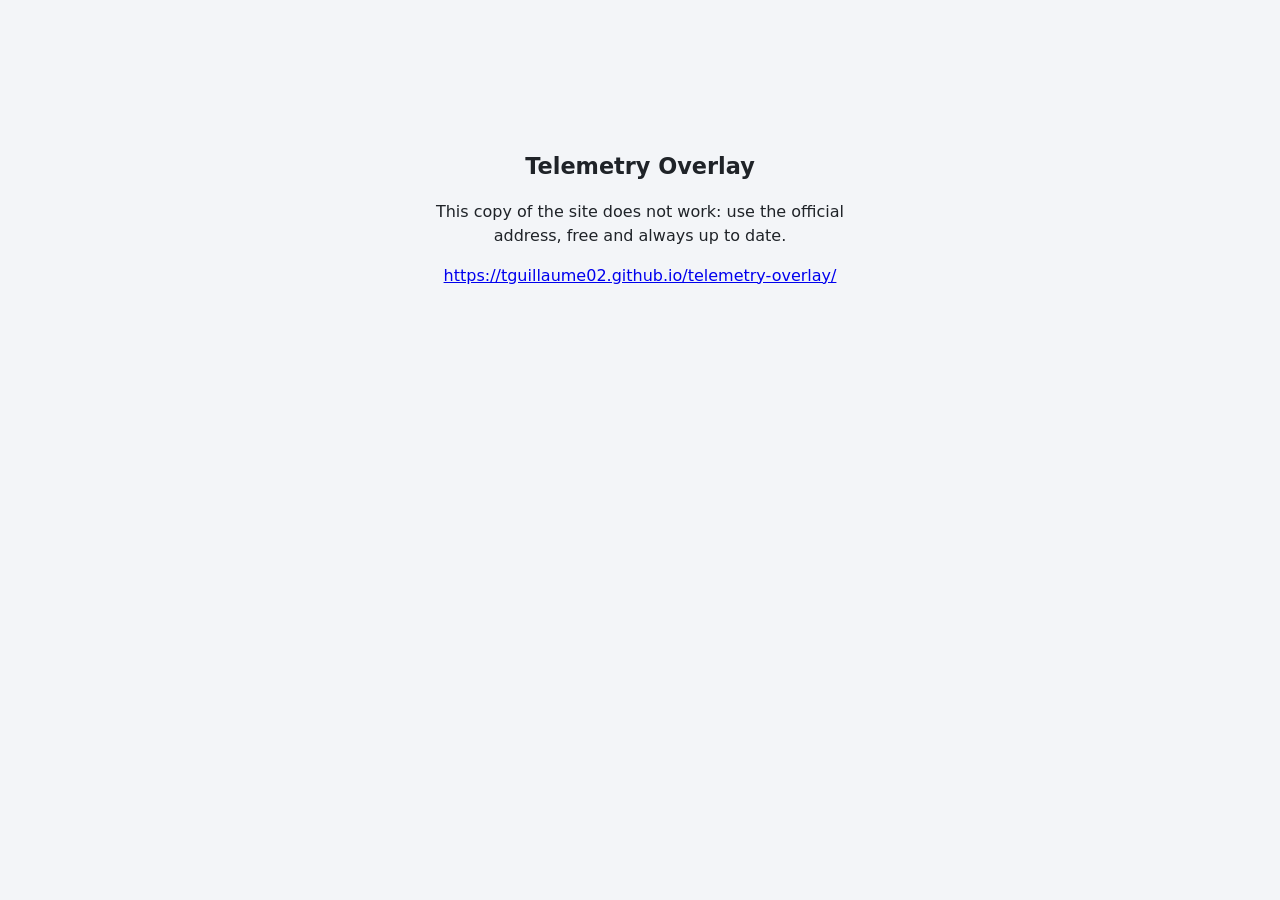
<file: index.html>
<!doctype html>
<html lang="fr">
<head>
  <meta charset="utf-8">
  <!-- Telemetry Overlay © 2026 Thibault Guillaume. Tous droits réservés / All rights reserved. Licence : https://github.com/tguillaume02/telemetry-overlay/blob/main/LICENSE -->
  <meta name="copyright" content="© 2026 Thibault Guillaume. Tous droits réservés / All rights reserved.">
  <meta name="viewport" content="width=device-width, initial-scale=1">
  <title>Telemetry Overlay</title>
  <meta name="description" content="Incruste ta télémétrie (drone, FPV, GoPro, Insta360, Garmin : altitude, vitesse, batterie, GPS, cardio) sur tes vidéos, directement dans le navigateur.">
  <meta property="og:type" content="website">
  <meta property="og:site_name" content="Telemetry Overlay">
  <meta property="og:title" content="Telemetry Overlay">
  <meta property="og:description" content="Incruste ta télémétrie (drone, FPV, GoPro, Insta360, Garmin : altitude, vitesse, batterie, GPS, cardio) sur tes vidéos, directement dans le navigateur.">
  <meta property="og:url" content="https://tguillaume02.github.io/telemetry-overlay/">
  <meta property="og:locale" content="fr_FR">
  <meta property="og:locale:alternate" content="en_US">
  <meta property="og:image" content="https://tguillaume02.github.io/telemetry-overlay/logo/og-image-en.jpg?v=2">
  <meta property="og:image:width" content="2400">
  <meta property="og:image:height" content="1260">
  <meta property="og:image:alt" content="Telemetry Overlay : la télémétrie de ton vol incrustée sur ta vidéo">
  <meta name="twitter:card" content="summary_large_image">
  <meta name="twitter:image" content="https://tguillaume02.github.io/telemetry-overlay/logo/og-image.jpg?v=2">
  <link rel="icon" type="image/svg+xml" href="logo/telemetry-overlay-icon.svg">
  <link rel="icon" type="image/png" sizes="32x32" href="logo/favicon-32.png">
  <link rel="icon" type="image/png" sizes="64x64" href="logo/favicon-64.png">
  <link rel="apple-touch-icon" href="logo/apple-touch-icon.png">
  <link rel="manifest" href="manifest.webmanifest">
  <meta name="theme-color" content="#f3f5f8">
  <meta name="mobile-web-app-capable" content="yes">
  <meta name="apple-mobile-web-app-title" content="Telemetry">
  <meta name="apple-mobile-web-app-status-bar-style" content="black-translucent">
  <script>
    // Thème appliqué avant l'affichage, pour éviter un éclair sombre ou clair (voir js/ui/theme.js)
    try {
      var t = localStorage.getItem('telemetry-overlay-theme');
      document.documentElement.dataset.theme = t === 'dark' ? 'dark' : 'light';
    } catch (e) { document.documentElement.dataset.theme = 'light'; }
  </script>
  <link rel="stylesheet" href="style.css?v=202611221200">
</head>
<body>
  <header class="topbar">
    <div class="topbar-id">
      <h1 class="brand">
        <img class="brand-icon" src="logo/telemetry-overlay-icon.svg" alt="" width="42" height="42">
        <span class="brand-name"><span class="brand-main">Telemetry</span><span class="brand-sub">Overlay</span></span>
      </h1>
      <ul class="topbar-tags" aria-label="Confidentialité et navigateur">
        <li class="tag-browser" id="tagBrowser" title="L'export rapide et le calage sur l'image s'appuient sur WebCodecs et la File System Access API, complets sous Chrome et Edge. Firefox et Safari fonctionnent avec des limites.">Optimisé pour Chrome / Edge</li>
      </ul>
    </div>
    <div class="topbar-intro">
      <p class="tagline">La télémétrie de ton vol, incrustée sur ta vidéo.</p>
      <p class="topbar-totals" id="topbarTotals" title="Compteurs anonymes depuis le lancement : navigateurs ayant ouvert l'application et vidéos exportées" hidden></p>
    </div>
    <div class="topbar-end">
      <nav class="topbar-links" aria-label="Liens">
        <button type="button" class="link-install" id="installApp" title="Ajouter Telemetry Overlay à l’écran d’accueil, comme une application" hidden>📲 Installer l’appli</button>
        <button type="button" class="link-steps" id="firstSteps" title="Les fonctions principales à essayer, avec ta progression" hidden>🚀 Premiers pas</button>
        <button type="button" class="link-news" id="whatsNew" title="Ce qui a changé depuis la vidéo de présentation">✨ Nouveautés</button>
        <a class="link-home" href="presentation.html" target="_blank" rel="noopener" title="La page de présentation : vidéo, formats pris en charge, questions fréquentes">🏠 Présentation</a>
        <a class="link-guide" href="guide.html" target="_blank" rel="noopener" title="Toutes les fonctions sur une page : fichiers, synchro, jauges, coupes, son, export">📖 Guide</a>
        <button type="button" class="link-bug" id="feedbackOpen" title="Signaler un bug, proposer une idée ou donner ton avis, sans compte">🐞 Avis / bug</button>
        <a href="https://tguillaume02.github.io/" target="_blank" rel="noopener" title="Mes autres projets">Autres projets</a>
        <a class="link-paypal" href="https://paypal.me/ThiDom" target="_blank" rel="noopener" title="Faire un don du montant de ton choix par PayPal">💙 PayPal</a>
        <a class="link-kofi" href="https://ko-fi.com/thibaultguillaume" target="_blank" rel="noopener" title="Faire un don, sans créer de compte : carte bancaire ou PayPal (via Ko-fi)">☕ Offrir un café</a>
        <a class="link-sponsor" href="https://github.com/sponsors/tguillaume02" target="_blank" rel="noopener" title="Soutenir le projet avec un compte GitHub (via GitHub Sponsors)">💖 Sponsoriser</a>
      </nav>
      <div class="lang-switch" id="langSwitch" role="group" aria-label="Langue"></div>
      <button type="button" class="theme-switch" id="themeSwitch" title="Passer au thème clair" aria-label="Passer au thème clair">☀</button>
    </div>
  </header>

  <dialog class="whats-new first-steps" id="firstStepsDialog" aria-labelledby="firstStepsTitle">
    <div class="whats-new-head">
      <h2 id="firstStepsTitle">Premiers pas</h2>
      <button type="button" class="whats-new-close" id="firstStepsClose" title="Fermer" aria-label="Fermer">×</button>
    </div>
    <div class="whats-new-body">
      <p class="hint" id="firstStepsCount"></p>
      <div class="lb-bar steps-bar"><div id="firstStepsBar"></div></div>
      <ol class="steps-list" id="firstStepsList"></ol>
      <button type="button" class="an-small" id="firstStepsHide" title="Le bouton « Premiers pas » disparaît de l'en-tête">Masquer cette liste</button>
    </div>
  </dialog>

  <dialog class="whats-new" id="whatsNewDialog" aria-labelledby="whatsNewTitle">
    <div class="whats-new-head">
      <h2 id="whatsNewTitle">Nouveautés</h2>
      <button type="button" class="whats-new-close" id="whatsNewClose" title="Fermer" aria-label="Fermer">×</button>
    </div>
    <div class="whats-new-body" id="whatsNewBody"></div>
  </dialog>

  <dialog class="whats-new feedback" id="feedbackDialog" aria-labelledby="feedbackTitle">
    <div class="whats-new-head">
      <h2 id="feedbackTitle">Avis / bug</h2>
      <button type="button" class="whats-new-close" id="feedbackClose" title="Fermer" aria-label="Fermer">×</button>
    </div>
    <form class="whats-new-body feedback-form" id="feedbackForm" novalidate>
      <p class="feedback-intro">Un bug, une idée, un format de log à prendre en charge ? Écris-le ici, sans compte. Le message n’est lu que par l’auteur de l’application.</p>
      <fieldset class="feedback-kinds">
        <legend>Sujet</legend>
        <label><input type="radio" name="sujet" value="bug" checked> <span>🐞 Bug</span></label>
        <label><input type="radio" name="sujet" value="idee"> <span>💡 Idée</span></label>
        <label><input type="radio" name="sujet" value="question"> <span>❓ Question</span></label>
        <label><input type="radio" name="sujet" value="avis"> <span>💬 Avis</span></label>
      </fieldset>
      <label class="feedback-field">Message
        <textarea id="feedbackMessage" rows="6" maxlength="2000" required placeholder="Que s’est-il passé, ou qu’aimerais-tu ? Matériel, format du log, étapes pour reproduire…"></textarea>
      </label>
      <label class="feedback-field"><span>Contact <span class="feedback-optional">(facultatif, pour recevoir une réponse)</span></span>
        <input type="text" id="feedbackContact" maxlength="200" autocomplete="email" placeholder="E-mail, pseudo Discord ou Reddit…">
      </label>
      <label class="check feedback-check"><input type="checkbox" id="feedbackContext" checked> <span>Joindre les infos techniques : navigateur, carte graphique, dernières erreurs</span></label>
      <!-- Champ piège : invisible pour les personnes, rempli par les robots -->
      <input type="text" id="feedbackSite" name="site" tabindex="-1" autocomplete="off" class="feedback-trap" aria-hidden="true">
      <p class="feedback-note">Aucun fichier n’est envoyé. N’écris pas de coordonnées GPS ni d’adresse.</p>
      <p class="feedback-status" id="feedbackStatus" role="status"></p>
      <div class="feedback-actions">
        <a id="reportBug" href="https://github.com/tguillaume02/telemetry-overlay/issues/new" target="_blank" rel="noopener" title="Ouvre une page GitHub préremplie, à relire avant de l’envoyer (compte GitHub gratuit nécessaire)">Ou ouvrir une issue GitHub</a>
        <button type="submit" class="primary" id="feedbackSend">Envoyer</button>
      </div>
    </form>
  </dialog>

  <dialog class="whats-new error-dialog" id="errorDialog" aria-labelledby="errorTitle">
    <div class="whats-new-head">
      <h2 id="errorTitle">Erreur</h2>
      <button type="button" class="whats-new-close" id="errorClose" title="Fermer" aria-label="Fermer">×</button>
    </div>
    <div class="whats-new-body" id="errorBody"></div>
  </dialog>

  <dialog class="whats-new year-review" id="yearDialog" aria-labelledby="yearTitle">
    <div class="whats-new-head">
      <h2 id="yearTitle">Ton année en vol</h2>
      <select id="yearPick" aria-label="Année"></select>
      <button type="button" class="whats-new-close" id="yearClose" title="Fermer" aria-label="Fermer">×</button>
    </div>
    <div class="whats-new-body year-body">
      <div class="year-formats" role="radiogroup" aria-label="Format de l'image">
        <label class="check"><input type="radio" name="yearFormat" value="story" checked> Story 9:16</label>
        <label class="check"><input type="radio" name="yearFormat" value="square"> Carré</label>
      </div>
      <img id="yearImg" alt="Bilan de l'année en image">
      <div class="row">
        <a id="yearDownload" class="primary">Télécharger l'image</a>
        <button type="button" id="yearShare" hidden>📤 Partager l'image</button>
        <button type="button" id="yearCopy">Copier le texte</button>
      </div>
      <p class="hint">L'image est fabriquée dans ce navigateur, à partir de ton carnet : rien n'est envoyé.</p>
    </div>
  </dialog>

  <dialog class="whats-new" id="installDialog" aria-labelledby="installTitle">
    <div class="whats-new-head">
      <h2 id="installTitle">Installer l’application</h2>
      <button type="button" class="whats-new-close" id="installClose" title="Fermer" aria-label="Fermer">×</button>
    </div>
    <div class="whats-new-body">
      <ol class="install-steps">
        <li data-i18n>Touche le bouton <b>Partager</b> de Safari (carré avec une flèche vers le haut).</li>
        <li data-i18n>Choisis <b>Sur l’écran d’accueil</b>.</li>
        <li data-i18n>Touche <b>Ajouter</b> : l’application s’ouvre ensuite depuis son icône, en plein écran.</li>
      </ol>
    </div>
  </dialog>

  <main class="layout">
    <nav class="rail" aria-label="Parties">
      <button type="button" class="rail-btn" data-tab="files" title="1. Fichiers" aria-expanded="false"><svg viewBox="0 0 24 24" aria-hidden="true"><path d="M4 7a2 2 0 0 1 2-2h4l2 2h6a2 2 0 0 1 2 2v8a2 2 0 0 1-2 2H6a2 2 0 0 1-2-2z"/><path d="M12 11v5M9.5 13.5 12 11l2.5 2.5"/></svg><span>Fichiers</span></button>
      <button type="button" class="rail-btn" data-tab="sync" title="2. Synchronisation" aria-expanded="false"><svg viewBox="0 0 24 24" aria-hidden="true"><circle cx="12" cy="13" r="7"/><path d="M12 9v4l2.5 2.5M10 3h4M19 6l1.5-1.5"/></svg><span>Synchro</span></button>
      <button type="button" class="rail-btn" data-tab="gauges" title="3. Jauges" aria-expanded="false"><svg viewBox="0 0 24 24" aria-hidden="true"><path d="M4.5 17a8 8 0 1 1 15 0"/><path d="m12 14 4-5"/><circle cx="12" cy="14" r="1.2"/></svg><span>Jauges</span></button>
      <button type="button" class="rail-btn" data-tab="osd" title="OSD d'origine (.osd Walksnail / DJI)" aria-expanded="false"><svg viewBox="0 0 24 24" aria-hidden="true"><rect x="3" y="5" width="18" height="14" rx="2"/><path d="M6 9h3M15 9h3M6 15h2M10 15h1M15 15h3"/></svg><span>OSD</span></button>
      <button type="button" class="rail-btn" data-tab="srt" title="Données du .SRT (Walksnail / DJI)" aria-expanded="false"><svg viewBox="0 0 24 24" aria-hidden="true"><rect x="3" y="5" width="18" height="14" rx="2"/><path d="M6 15h4M12 15h6M6 11.5h7"/></svg><span>SRT</span></button>
      <button type="button" class="rail-btn" data-tab="style" title="Apparence par défaut" aria-expanded="false"><svg viewBox="0 0 24 24" aria-hidden="true"><path d="M12 3a9 9 0 1 0 0 18c1.1 0 1.6-.8 1.6-1.6 0-.5-.2-.9-.5-1.2-.3-.3-.5-.7-.5-1.2 0-.9.7-1.6 1.6-1.6H16a5 5 0 0 0 5-5c0-4-4-7.4-9-7.4z"/><circle cx="7.5" cy="11" r="1"/><circle cx="10.5" cy="7.5" r="1"/><circle cx="15" cy="7.5" r="1"/></svg><span>Apparence</span></button>
      <button type="button" class="rail-btn" data-tab="markers" title="Marqueurs / chapitres" aria-expanded="false"><svg viewBox="0 0 24 24" aria-hidden="true"><path d="M6 21V4M6 4h11l-2.5 4L17 12H6"/></svg><span>Marqueurs</span></button>
      <button type="button" class="rail-btn" data-tab="annotations" title="Annotations : textes, émojis et flèches sur la vidéo" aria-expanded="false"><svg viewBox="0 0 24 24" aria-hidden="true"><path d="M4 5h16v11H10l-4 4v-4H4z"/><path d="M8 9h8M8 12h5"/></svg><span>Annotations</span></button>
      <button type="button" class="rail-btn" data-tab="export" title="4. Export" aria-expanded="false"><svg viewBox="0 0 24 24" aria-hidden="true"><path d="M12 4v11M7.5 10.5 12 15l4.5-4.5"/><path d="M5 17v2a1 1 0 0 0 1 1h12a1 1 0 0 0 1-1v-2"/></svg><span>Export</span></button>
      <button type="button" class="rail-btn rail-end" data-tab="analyzer" title="Graph Analyzer : courbes du log par-dessus la vidéo" aria-expanded="false"><svg viewBox="0 0 24 24" aria-hidden="true"><path d="M4 4v16h16"/><path d="m7 15 3.5-5 3 3L19 6"/></svg><span>Analyzer</span></button>
      <button type="button" class="rail-btn" data-tab="logbook" title="Carnet de vol : tes vols, gardés dans ce navigateur" aria-expanded="false"><svg viewBox="0 0 24 24" aria-hidden="true"><path d="M6 3h11a1 1 0 0 1 1 1v16a1 1 0 0 1-1 1H6a2 2 0 0 1-2-2V5a2 2 0 0 1 2-2z"/><path d="M8 8h6M8 12h6M8 16h4"/></svg><span>Carnet</span></button>
      <button type="button" class="rail-btn" data-tab="project" title="Projet" aria-expanded="false"><svg viewBox="0 0 24 24" aria-hidden="true"><path d="M5 4h11l3 3v12a1 1 0 0 1-1 1H6a1 1 0 0 1-1-1z"/><path d="M8 4v5h7V4M8 20v-6h8v6"/></svg><span>Projet</span></button>
    </nav>

    <aside class="panel" id="panel">
      <section data-tab="analyzer" hidden>
        <h2>Analyzer</h2>
        <p class="hint">Vidéo, carte et graphiques côte à côte, sans les outils de montage. Touches 1 à 4 : disposition · F : agrandir le volet survolé · Échap : revenir. Dans les graphiques : molette pour zoomer, glisser pour se déplacer, Maj + glisser pour sélectionner un passage.</p>
        <label class="check field-check" title="Sinon, les graphiques disparaissent en quittant ce panneau"><input type="checkbox" id="anKeep"> Garder les graphiques sur la vidéo dans les autres panneaux</label>
        <div class="an-subtabs" id="anSubtabs" role="tablist" aria-label="Analyzer">
          <button type="button" role="tab" data-sub="analyses">Analyses</button>
          <button type="button" role="tab" data-sub="formulas">Formules</button>
          <button type="button" role="tab" data-sub="compare">Comparer</button>
        </div>
        <div class="an-sub" data-sub="analyses" role="tabpanel">
          <div class="an-list" id="anList" role="listbox" aria-label="Analyses"></div>
          <div class="row an-list-tools">
            <button type="button" id="anNew" title="Créer une analyse avec les données de ton choix">+ Nouvelle</button>
            <button type="button" id="anDup" title="Copie de l'analyse choisie, à modifier sans toucher à l'originale">Dupliquer</button>
            <button type="button" id="anDelete">Supprimer</button>
          </div>
          <div class="row an-list-tools">
            <button type="button" id="anImport" title="Ajoute les analyses d'un fichier .json exporté depuis Telemetry Overlay">Importer…</button>
            <button type="button" id="anExport" title="Enregistre l'analyse choisie (et ses formules) dans un fichier .json, à partager ou réutiliser">Exporter (.json)</button>
            <input type="file" id="anImportFile" accept=".json,application/json" hidden>
          </div>
          <p class="hint" id="anImportMsg" hidden></p>
          <div class="an-edit" id="anEditBox">
            <label class="field">Nom<input type="text" id="anName" maxlength="60"></label>
            <div class="an-graph-list" id="anGraphList"></div>
            <button type="button" class="an-add" id="anAddGraph">+ Ajouter un graphique</button>
            <h3>Données du log</h3>
            <input type="search" id="anSearch" class="an-search" placeholder="Rechercher : gyro, motor, vbat…" aria-label="Rechercher une donnée">
            <p class="hint" id="anHint"></p>
            <div class="an-field-list" id="anFieldList"></div>
          </div>
        </div>
        <div class="an-sub" data-sub="formulas" role="tabpanel" hidden>
          <p class="hint" data-i18n>Données calculées, utilisables dans toutes les analyses : données entre accolades, par exemple <b>{setpoint[0]} - {gyroADC[0]}</b> ou <b>{RxBt} * {Curr}</b>. Opérations + − × ÷ ^, comparaisons (1 ou 0), fonctions abs, min, max, sqrt, pow, hypot, atan2, round…</p>
          <div class="an-formulas" id="anFormulas"></div>
          <div class="an-formula-form">
            <label class="field">Nom<input type="text" id="anFxName" maxlength="40" placeholder="Erreur PID roulis"></label>
            <label class="field">Formule<input type="text" id="anFxExpr" placeholder="{setpoint[0]} - {gyroADC[0]}" spellcheck="false"></label>
            <div class="row">
              <select id="anFxInsert" aria-label="Insérer une donnée dans la formule"></select>
              <label class="an-fx-unit">Unité <input type="text" id="anFxUnit" maxlength="10" placeholder="°/s"></label>
            </div>
            <div class="row">
              <button type="button" id="anFxSave">Ajouter la formule</button>
              <button type="button" id="anFxCancel" hidden>Annuler</button>
            </div>
            <p class="hint warn" id="anFxError" hidden></p>
          </div>
        </div>
        <div class="an-sub" data-sub="compare" role="tabpanel" hidden>
          <p class="hint">Les courbes d'un second log s'ajoutent en tirets, avec le même code couleur (avant / après un réglage, par exemple).</p>
          <div class="row">
            <button type="button" id="anCmpLoad">Charger un log…</button>
            <button type="button" id="anCmpClear" hidden>Retirer</button>
            <input type="file" id="anCmpFile" accept=".csv,.bin,.log,.tlog,.rlog,.tlm,.txt,.bbl,.bfl,.fit,.gpx" hidden>
          </div>
          <p class="hint" id="anCmpInfo" hidden></p>
          <div class="row" id="anCmpShift" hidden>
            <label class="an-fx-unit">Décalage (s) <input type="number" id="anCmpOffset" step="0.1" value="0"></label>
            <button type="button" id="anCmpAlign" title="Fait coïncider les deux décollages">Aligner les décollages</button>
          </div>
        </div>
      </section>

      <section data-tab="logbook" hidden>
        <h2>Carnet de vol</h2>
        <p class="hint">Chaque log chargé s'ajoute au carnet avec son résumé : tes vols, ta progression et la carte s'affichent à droite. Le carnet reste dans ce navigateur : rien n'est envoyé.</p>
        <label class="check field-check"><input type="checkbox" id="lbAuto"> Ajouter automatiquement chaque log chargé</label>
        <label class="check field-check" title="Pour rouvrir un vol depuis le carnet (bouton « Ouvrir ») ; les vidéos ne sont pas gardées"><input type="checkbox" id="lbKeep"> Garder les logs de moins de 25 Mo dans le carnet</label>
        <label class="field">Appareil des nouveaux vols
          <input type="text" id="lbAircraft" maxlength="40" placeholder="Quad 5 pouces, Mini 4 Pro…">
        </label>
        <label class="field">Pack des nouveaux vols
          <input type="text" id="lbPack" maxlength="30" placeholder="6S 1300 n°1" list="lbPacks">
        </label>
        <datalist id="lbPacks"></datalist>
        <div class="row">
          <button type="button" id="lbAdd" disabled>Ajouter le log chargé</button>
          <button type="button" id="lbCsv">Exporter (.csv)</button>
          <button type="button" id="lbClear">Tout effacer</button>
        </div>
        <h3>Dossier de vols</h3>
        <p class="hint" id="lbWatchHint">Choisis le dossier où tu copies tes logs (carte SD de la radio, rushes) : à chaque ouverture, l'appli y repère les nouveaux vols et les ajoute au carnet.</p>
        <div class="row">
          <button type="button" id="lbWatchPick">Choisir le dossier…</button>
          <button type="button" id="lbWatchScan" hidden>Chercher les nouveaux vols</button>
          <button type="button" id="lbWatchForget" hidden title="L'appli ne regarde plus ce dossier (les vols déjà ajoutés restent)">Oublier le dossier</button>
        </div>
        <p class="hint" id="lbWatchInfo"></p>
        <div class="lb-list" id="lbWatchList"></div>
        <h3>Batteries</h3>
        <div class="lb-list" id="lbReminders" hidden></div>
        <label class="check field-check" title="Une bannière à l'ouverture de l'appli, une seule fois par rappel"><input type="checkbox" id="lbRemind" checked> Me rappeler l'entretien des packs (stockage, usure, cycles)</label>
        <div class="lb-list" id="lbPackList"></div>
      </section>

      <section data-tab="project" hidden>
        <h2>Projet</h2>
        <p class="hint" data-i18n>Enregistre la vidéo, le log, le son ajouté, la synchronisation, les coupes et les jauges dans un seul fichier <b>.otproj</b> pour reprendre l'édition plus tard.</p>
        <div class="row">
          <button type="button" id="saveProject" disabled>Enregistrer le projet</button>
          <button type="button" id="openProject">Ouvrir un projet</button>
          <input type="file" id="fileProject" accept=".otproj" hidden>
        </div>
        <p class="msg" id="projectInfo" hidden></p>
        <div class="field">Disposition des jauges
          <p class="hint" data-i18n>Enregistre uniquement la position et la taille des jauges dans un fichier <b>.json</b>, pour les replacer à l'identique sur une autre vidéo.</p>
          <div class="row">
            <button type="button" id="saveLayout">Enregistrer la disposition</button>
            <button type="button" id="loadLayout">Charger une disposition</button>
            <input type="file" id="fileLayout" accept=".json,.otproj,application/json" hidden>
          </div>
        </div>
        <p class="msg" id="layoutInfo" hidden></p>
      </section>

      <section data-tab="files" hidden>
        <h2>1. Fichiers</h2>
        <label class="drop" id="dropVideo">
          <input type="file" id="fileVideo" accept="video/*,.avi,.mov,.mkv,.lrf,.insv,.lrv" multiple hidden>
          <span class="drop-title">Vidéo du vol</span>
          <span class="drop-name" id="nameVideo">MP4, MOV, WebM… (plusieurs fichiers : lus à la suite)</span>
        </label>
        <ol class="clip-list" id="videoClips" hidden></ol>
        <input type="file" id="fileVideoAdd" accept="video/*,.avi,.mov,.mkv,.lrf,.insv,.lrv" multiple hidden>
        <div class="clip-actions">
          <button type="button" class="link clip-add" id="addVideo" hidden>＋ Ajouter une vidéo à la suite</button>
          <button type="button" class="link clip-add" id="removeVideo" title="Retire la vidéo chargée ; le log et les jauges sont gardés" hidden>✕ Retirer la vidéo</button>
        </div>
        <label class="drop" id="dropLog">
          <input type="file" id="fileLog" accept=".csv,.bin,.log,.tlog,.rlog,.tlm,.txt,.bbl,.bfl,.srt,.mp4,.insv,.lrv,.fit,.gpx,.tcx,.vbo,.nmea,.nma,.osd,text/csv" multiple hidden>
          <span class="drop-title">Log de vol</span>
          <span class="drop-name" id="nameLog">EdgeTX (.csv), ArduPilot (.bin / .log), MAVLink (.tlog / .rlog), Spektrum (.TLM), INAV / Betaflight (blackbox .TXT / .BBL ou .csv), DJI (journal .txt, .csv ou vidéo .MP4), GoPro (vidéo .MP4), Insta360 (vidéo .INSV / .MP4), Walksnail / DJI (OSD .osd), Garmin (.FIT, .TCX), GPX, chronos de circuit (RaceChrono, AiM, VBOX .vbo, Harry’s LapTimer, NMEA)</span>
        </label>
        <ol class="clip-list" id="logClips" hidden></ol>
        <p class="msg" id="logInfo" hidden></p>
        <select id="logFlight" aria-label="Vol à afficher" hidden></select>
        <input type="file" id="fileLogAdd" accept=".csv,.bin,.log,.tlog,.rlog,.tlm,.txt,.bbl,.bfl,.srt,.mp4,.insv,.lrv,.fit,.gpx,.tcx,.vbo,.nmea,.nma,.osd,text/csv" multiple hidden>
        <div class="clip-actions">
          <button type="button" class="link clip-add" id="addLog" title="Colle un autre log après celui-ci (log coupé en plusieurs fichiers, vol suivant…) ; il devient une partie à recaler dans « Couper le log »" hidden>＋ Ajouter un log à la suite</button>
          <button type="button" class="link clip-add" id="removeLog" title="Retire le log chargé ; la vidéo et la disposition des jauges sont gardées" hidden>✕ Retirer le log</button>
        </div>
        <label class="drop" id="dropSrt">
          <input type="file" id="fileSrt" accept=".srt" multiple hidden>
          <span class="drop-title" data-i18n>Sous-titres .SRT <small>(facultatif)</small></span>
          <span class="drop-name" id="nameSrt">Walksnail, lunettes ou drone DJI : signal, latence, débit, GPS… Un fichier par vidéo.</span>
        </label>
        <div class="clip-actions">
          <button type="button" class="link clip-add" id="removeSrt" title="Retire les sous-titres .SRT chargés ; les autres logs sont gardés" hidden>✕ Retirer les .SRT</button>
        </div>
        <label class="drop" id="dropAudio">
          <input type="file" id="fileAudio" accept="audio/*,.mp3,.wav,.m4a,.aac,.ogg,.oga,.opus,.flac,.webm" multiple hidden>
          <span class="drop-title" data-i18n>Son ajouté <small>(facultatif)</small></span>
          <span class="drop-name">Musique, commentaire… MP3, WAV, M4A, OGG, FLAC. Plusieurs fichiers possibles.</span>
        </label>
        <label class="drop" id="dropPip">
          <input type="file" id="filePip" accept="video/*,.mp4,.mov,.webm,.mkv" hidden>
          <span class="drop-title" data-i18n>Vidéo en incrustation <small>(facultatif)</small></span>
          <span class="drop-name" id="pipName"></span>
        </label>
        <div class="clip-actions">
          <button type="button" class="link clip-add" id="pipRemove" hidden>✕ Retirer la vidéo en incrustation</button>
        </div>
        <div id="pipOpts" hidden>
          <div class="row">
            <label class="field">Coin
              <select id="pipCorner">
                <option value="tl">Haut gauche</option>
                <option value="tr" selected>Haut droite</option>
                <option value="bl">Bas gauche</option>
                <option value="br">Bas droite</option>
                <option value="free">Libre (à la souris)</option>
              </select>
            </label>
            <label class="check field-check"><input type="checkbox" id="pipBorder" checked> Cadre</label>
          </div>
          <label class="field">Largeur <span id="pipSizeVal"></span>
            <input type="range" id="pipSize" min="0.1" max="0.8" step="0.01" value="0.3">
          </label>
          <label class="field" title="Instant de la vignette = instant de la vidéo principale + décalage">Décalage (s)
            <input type="number" id="pipOffset" step="0.01" value="0">
          </label>
          <div class="row">
            <button type="button" class="an-small" data-pip-nudge="-1">−1 s</button>
            <button type="button" class="an-small" data-pip-nudge="-0.1">−0,1 s</button>
            <button type="button" class="an-small" data-pip-nudge="0.1">+0,1 s</button>
            <button type="button" class="an-small" data-pip-nudge="1">+1 s</button>
            <button type="button" class="an-small" id="pipAuto" title="Compare le son des deux vidéos (moteurs, chocs, voix) pour trouver le décalage">Caler sur le son</button>
          </div>
          <p class="hint">Glisse la vignette dans l'aperçu pour la placer où tu veux (Alt : sans aimant), molette dessus pour sa taille.</p>
          <label class="field">Masquer la vignette
            <select id="pipHideMode">
              <option value="none">Jamais</option>
              <option value="data">Selon une donnée du log (inter de la radio…)</option>
              <option value="ranges">Sur des passages de la vidéo</option>
            </select>
          </label>
          <div id="pipHideData" hidden>
            <label class="field">Donnée <select id="pipHideSrc"></select></label>
            <div class="row">
              <select id="pipHideDir" aria-label="Sens du seuil">
                <option value="above">Masquée au-dessus de</option>
                <option value="below">Masquée en dessous de</option>
              </select>
              <input type="number" id="pipHideAt" step="any" aria-label="Seuil">
            </div>
            <p class="hint" id="pipHideRange"></p>
          </div>
          <div id="pipHideRanges" hidden>
            <div class="row">
              <button type="button" class="an-small" id="pipRangeStart" title="La vignette sera masquée à partir de l'instant affiché">[ Début du masquage</button>
              <button type="button" class="an-small" id="pipRangeEnd" title="Fin du passage masqué à l'instant affiché" disabled>Fin du masquage ]</button>
            </div>
            <ul class="pip-ranges" id="pipRangeList"></ul>
            <p class="hint">Place la vidéo au début du passage, « [ Début », puis à sa fin, « Fin ] ». À l'arrêt, une vignette masquée reste visible en transparence pour l'éditer.</p>
          </div>
          <label class="field" id="pipHideFadeField" hidden>Fondu <span id="pipHideFadeVal"></span>
            <input type="range" id="pipHideFade" min="0" max="2" step="0.1" value="0.3">
          </label>
          <p class="hint" id="pipInfo" hidden></p>
          <p class="hint">Dans l'export MP4 (rapide ou temps réel) et le projet enregistré. Pas dans la séquence PNG ni la vidéo transparente.</p>
        </div>
        <ul class="tracks" id="audioTracks"></ul>
        <p class="hint tracks-hint" id="tracksHint" data-i18n hidden>Mixé avec le son d'origine. Le départ est compté sur la vidéo <b>exportée</b>, après les coupes. Glisse une piste sur la frise sous la vidéo pour la placer, ou « ⤓ Ici » pour la caler sur l'instant affiché. Sur la forme d'onde : clic pour choisir où écouter, glisser pour sélectionner un passage à couper ou à garder.</p>
      </section>

      <section data-tab="sync" hidden>
        <h2>2. Synchronisation</h2>
        <p class="hint" data-i18n>Mets la vidéo sur un instant reconnaissable (décollage, coup de gaz), clique sur <b>Marquer</b>, puis clique sur le même instant dans la courbe du log.</p>
        <div class="row">
          <button type="button" id="markVideo" title="Retient l'instant affiché dans la vidéo ; clique ensuite sur le même instant dans la courbe du log">Marquer l'instant vidéo</button>
        </div>
        <div class="row pair">
          <button type="button" id="autoSync" title="Aligne le décollage détecté dans le log sur l'instant vidéo marqué">Caler sur le décollage</button>
          <button type="button" id="landingSync" title="Aligne l'atterrissage détecté dans le log sur l'instant vidéo marqué : utile quand la vidéo ne montre pas le décollage">Caler sur l'atterrissage</button>
        </div>
        <div class="row pair">
          <button type="button" id="soundSync" title="Compare le bruit des moteurs dans le son de la vidéo à la courbe des gaz du log" disabled>Caler sur le son des moteurs</button>
          <button type="button" id="motionSync" title="Compare les rotations visibles dans l'image (roulis, tangage, lacet) à celles du log : utile quand le son ne suffit pas" disabled>Caler sur le mouvement de l'image</button>
        </div>
        <div class="row">
          <button type="button" id="driftCheck" title="Une fois la vidéo calée : mesure le décalage tout au long de la vidéo pour repérer les secondes de vol que la caméra n'a pas filmées (accroc d'enregistrement, raccord entre deux fichiers)" disabled>Vérifier le calage sur toute la vidéo</button>
        </div>
        <div class="hint drift-info" id="driftInfo" hidden></div>
        <label class="check" title="Compare le bruit des moteurs dans le son de la vidéo à la courbe des gaz du log ; sans son exploitable, compare le mouvement de l'image"><input type="checkbox" id="optAutoSync" checked> Synchro automatique (son des moteurs, sinon mouvement de l'image)</label>
        <p class="hint" id="autoSyncInfo" hidden></p>
        <p class="marks" id="marks">Vidéo : -- · Log : --</p>
        <label class="field">Décalage (log − vidéo), en secondes
          <div class="row nudge">
            <button type="button" data-nudge="-1">−1</button>
            <button type="button" data-nudge="-0.1">−0,1</button>
            <button type="button" data-nudge="-0.01">−0,01</button>
            <input type="number" id="offset" step="0.01" value="0">
            <button type="button" data-nudge="0.01">+0,01</button>
            <button type="button" data-nudge="0.1">+0,1</button>
            <button type="button" data-nudge="1">+1</button>
          </div>
        </label>
        <p class="field share-head">Stabilisation <span class="dev-badge">En développement</span></p>
        <p class="hint">Cette option est encore en cours de développement : le résultat peut être imparfait selon la vidéo et le log.</p>
        <label class="check" title="Tourne et déplace chaque image d'après le gyroscope du log (blackbox INAV / Betaflight, ArduPilot, GoPro, Insta360), dans l'aperçu et l'export vidéo"><input type="checkbox" id="stabOn" disabled> Stabiliser la vidéo avec le gyroscope du log</label>
        <p class="hint" id="stabInfo" hidden></p>
        <div id="stabOpts" hidden>
          <label class="field" title="Durée sur laquelle les mouvements sont lissés : plus long, l'image est plus calme mais suit moins vite les virages">Lissage <span id="stabSmoothVal"></span>
            <input type="range" id="stabSmooth" min="0.2" max="3" step="0.1" value="1">
          </label>
          <label class="field" title="Agrandissement de l'image pour que ses bords ne se voient pas quand elle est déplacée">Agrandissement <span id="stabZoomVal"></span>
            <input type="range" id="stabZoom" min="1" max="1.5" step="0.01" value="1.15">
          </label>
        </div>
        <div class="row">
          <button type="button" id="stabCalib" title="Mesure à nouveau le mouvement de l'image pour retrouver les axes du gyroscope, la focale et le recalage fin. La stabilisation garde la synchro de sa calibration : retoucher ensuite celle des jauges ne la dérègle pas" disabled>Recalibrer</button>
          <button type="button" id="stabGcsv" title="Gyroscope du log calé sur la vidéo (synchro, et recalage fin de la calibration s'il y en a une), à ouvrir dans Gyroflow avec la vidéo d'origine" disabled>Exporter pour Gyroflow (.gcsv)</button>
        </div>
      </section>

      <section data-tab="gauges" hidden>
        <h2>3. Jauges</h2>
        <div id="gauges" class="gauges">
          <p class="hint">Charge un log pour choisir les jauges.</p>
        </div>
        <label class="field">Ajouter une jauge
          <input type="search" id="gaugeSearch" placeholder="Rechercher une donnée…" autocomplete="off" disabled
                 title="Filtre la liste ; Entrée ajoute le premier résultat, ↓ pour parcourir">
          <select id="addGauge" disabled><option value="">Choisir une donnée…</option></select>
        </label>
        <p class="msg ok" id="gaugeFlash" hidden></p>
        <div class="field">Mise en page prête
          <p class="hint" id="presetDesc"></p>
          <div class="row">
            <select id="presetSel" aria-label="Mise en page prête"></select>
            <button type="button" id="presetApply" title="Remplace les jauges et l'apparence (Ctrl+Z pour revenir en arrière)">Appliquer</button>
          </div>
          <div class="row">
            <button type="button" id="presetSave" title="Garde les jauges, leurs positions et l'apparence actuelles dans ce navigateur, pour les réappliquer à d'autres vols">Enregistrer la mise en page actuelle…</button>
            <button type="button" id="presetDelete" hidden>Supprimer</button>
          </div>
          <p class="msg" id="presetInfo" hidden></p>
          <div class="preset-gallery-head">
            <span class="hint">Aperçu sur ton vol, à l'instant affiché : un clic applique la mise en page (Ctrl+Z pour revenir).</span>
            <button type="button" class="an-small" id="presetGalleryRefresh" title="Redessiner les vignettes avec l'image et l'instant affichés">↻</button>
          </div>
          <p class="hint" id="presetGalleryHint">Charge un log : chaque mise en page s'affichera ici sur ton propre vol.</p>
          <div class="preset-gallery" id="presetGallery" hidden></div>
        </div>
      </section>

      <section data-tab="osd" hidden>
        <h2>OSD d'origine</h2>
        <p class="hint" data-i18n>Redessine l'OSD enregistré par les lunettes (fichier <b>.osd</b> Walksnail Avatar ou DJI WTFOS) avec sa police, par-dessus la vidéo, en plus des jauges ou à leur place.</p>
        <label class="drop" id="dropOsd">
          <input type="file" id="fileOsd" accept=".osd" multiple hidden>
          <span class="drop-title">Enregistrement OSD (.osd)</span>
          <span class="drop-name" id="nameOsd"></span>
        </label>
        <label class="drop" id="dropOsdFont">
          <input type="file" id="fileOsdFont" accept="image/png,.png" multiple hidden>
          <span class="drop-title">Police OSD (.png)</span>
          <span class="drop-name" id="nameOsdFont"></span>
        </label>
        <button type="button" id="osdFontReset" class="link" hidden>Revenir à la police intégrée</button>
        <p class="msg" id="osdInfo" hidden></p>
        <label class="check"><input type="checkbox" id="osdShow"> Afficher l'OSD</label>
        <label class="check"><input type="checkbox" id="osdGauges" checked> Afficher aussi les jauges</label>
        <label class="field">Taille de l'OSD <span id="osdScaleVal"></span>
          <input type="range" id="osdScale" min="0.5" max="1.5" step="0.01" value="1">
        </label>
        <div class="row field">
          <label class="inline" title="En pixels d'une vidéo 1080p">Décalage X <input type="number" id="osdDx" step="1" value="0"></label>
          <label class="inline" title="En pixels d'une vidéo 1080p">Y <input type="number" id="osdDy" step="1" value="0"></label>
        </div>
        <label class="field" title="Compense la dérive d'horloge entre l'OSD et la vidéo : au-dessus de 1, l'OSD avance plus vite">Vitesse de l'OSD
          <input type="number" id="osdSpeed" min="0.9" max="1.1" step="0.0005" value="1">
        </label>
        <button type="button" id="osdReset" class="link">Remettre la taille, la position et la vitesse par défaut</button>
        <div class="row field">
          <button type="button" id="osdMask" title="Clique ensuite sur les cases de l'aperçu à cacher (ou à réafficher)">Masquer des cases…</button>
          <button type="button" id="osdUnmask">Tout réafficher</button>
          <span class="hint" id="osdMaskInfo"></span>
        </div>
        <p class="hint" id="osdMaskHint" hidden>Clique sur une case de l'aperçu pour la masquer ou la réafficher (nom du pilote, coordonnées GPS…).</p>
        <div class="field" id="osdItemsBox" hidden>
          <span>Éléments affichés</span>
          <p class="hint">Décoche un élément pour le masquer (repéré sur l'enregistrement : ses cases sont cachées).</p>
          <div class="row" id="osdItems"></div>
        </div>
      </section>

      <section data-tab="srt" hidden>
        <h2>Données du .SRT</h2>
        <p class="hint">Signal, latence, débit et autres données des sous-titres .SRT (Walksnail, lunettes ou drone DJI), écrites en bas à gauche de la vidéo.</p>
        <p class="msg" id="srtEmpty">Aucun .SRT chargé : dépose-le dans « 1. Fichiers », zone « Sous-titres .SRT ».</p>
        <div id="osdSrt" hidden>
          <label class="check"><input type="checkbox" id="srtShow"> Afficher les données du .SRT</label>
          <div class="field">
            <span>Données affichées</span>
            <div class="row" id="osdSrtFields"></div>
          </div>
        </div>
      </section>

      <section data-tab="style" hidden>
        <h2>Apparence par défaut</h2>
        <p class="hint">S'applique à toutes les jauges, sauf celles réglées individuellement (bouton 🎨 ou clic sur la jauge dans l'aperçu).</p>
        <label class="check"><input type="checkbox" id="optLabel" checked> Afficher le nom des jauges</label>
        <div class="row field">
          <label class="inline">Position du nom
            <select id="optLabelPos" title="Gauche / droite : jauges « Valeur »">
              <option value="above">Au-dessus</option>
              <option value="below">En dessous</option>
              <option value="left">À gauche</option>
              <option value="right">À droite</option>
            </select>
          </label>
          <label class="inline">Hauteur
            <select id="optLabelAlign" title="Hauteur du nom quand il est à gauche ou à droite">
              <option value="top">En haut</option>
              <option value="middle">Au centre</option>
              <option value="bottom">En bas</option>
            </select>
          </label>
          <label class="inline" title="Les noms personnalisés s'affichent toujours tels que saisis"><input type="checkbox" id="optLabelUpper" checked> Majuscules</label>
        </div>
        <label class="field">Taille des noms <span id="optLabelSizeVal"></span>
          <input type="range" id="optLabelSize" min="0.5" max="2" step="0.05" value="1">
        </label>
        <label class="check"><input type="checkbox" id="optUnit" checked> Afficher les unités (%, V, A, mAh, dBm…)</label>
        <label class="field" title="Réel : unités enregistrées dans le log, sans conversion">Unités
          <select id="optUnits"></select>
        </label>
        <div class="field">Police
          <div id="optFontBox"></div>
        </div>
        <label class="check"><input type="checkbox" id="optBg" checked> Fond derrière les jauges</label>
        <label class="field">Opacité du fond <span id="optBgAlphaVal"></span>
          <input type="range" id="optBgAlpha" min="0" max="1" step="0.05" value="0.55">
        </label>
        <label class="field">Taille des jauges <span id="optScaleVal"></span>
          <input type="range" id="optScale" min="0.5" max="1.6" step="0.05" value="1">
        </label>
        <div class="row field">
          <label class="inline">Couleur <input type="color" id="optAccent" value="#38bdf8"></label>
          <label class="inline">Texte <input type="color" id="optText" value="#ffffff"></label>
          <label class="inline">Graphiques sur
            <select id="optWindow">
              <option value="10">10 s</option>
              <option value="30" selected>30 s</option>
              <option value="60">60 s</option>
              <option value="120">2 min</option>
            </select>
          </label>
        </div>
        <button type="button" id="resetStyles" class="apply-all" title="Retire les réglages individuels d'apparence et de taille">Remettre toutes les jauges sur l'apparence par défaut</button>
        <div class="field">Configuration (jauges, positions, apparence, réglages d'export)
          <div class="row">
            <button type="button" id="exportConfig" title="Enregistre la configuration dans un fichier .json pour la réappliquer sur une autre vidéo">Exporter la configuration</button>
            <button type="button" id="importConfig" title="Réapplique une configuration exportée (ou celle d'un projet .otproj)">Importer…</button>
            <input type="file" id="fileConfig" accept=".json,.otproj,application/json" hidden>
          </div>
        </div>
        <p class="msg" id="configInfo" hidden></p>
      </section>

      <section data-tab="markers" hidden>
        <h2>Marqueurs / chapitres</h2>
        <p class="hint" id="markerEmpty" data-i18n>Aucun marqueur. Pose-en avec <b>◆ Marqueur ici</b> (touche <kbd>M</kbd>) sous la frise, ou <b>✨ Proposer depuis le log</b>.</p>
        <ul class="marker-rows" id="markerList"></ul>
        <div class="row marker-tools" id="markerTools" hidden>
          <span class="hint" id="markerCount"></span>
          <button type="button" id="markerClear" disabled title="Retire tous les marqueurs">Tout retirer</button>
        </div>
        <div class="marker-export" id="markerExport" hidden>
          <h3>Exporter</h3>
          <p class="hint" data-i18n>Temps de la <b>vidéo exportée</b> (passages coupés retirés). Les chapitres sont aussi inscrits dans le MP4 de l'export rapide (VLC, mpv).</p>
          <label class="marker-yt-label" for="markerYoutube">Chapitres YouTube, à coller dans la description</label>
          <textarea id="markerYoutube" rows="5" readonly></textarea>
          <p class="hint warn" id="markerYoutubeWarn" hidden></p>
          <label class="check" title="Ligne avec le lien de l'appli, sous les chapitres : YouTube ne lit que les lignes horodatées, les chapitres restent valables"><input type="checkbox" id="markerCredit" checked> Ajouter le crédit Telemetry Overlay</label>
          <div class="row">
            <button type="button" id="markerCopy" title="Copie les chapitres dans le presse-papiers">📋 Copier les chapitres</button>
            <button type="button" id="markerTxt" title="Enregistre les chapitres YouTube dans un fichier texte">⭳ chapitres .txt</button>
          </div>
          <div class="row">
            <button type="button" id="markerEdl" title="DaVinci Resolve : clic droit sur la timeline → Timelines → Import → Timeline Markers from EDL">⭳ DaVinci Resolve (.edl)</button>
            <label class="marker-tc" title="Timecode de départ de la timeline DaVinci Resolve (01:00:00:00 par défaut dans Resolve)">Départ <select id="markerTcStart"><option value="3600">01:00:00:00</option><option value="0">00:00:00:00</option></select></label>
          </div>
          <div class="row">
            <button type="button" id="markerXml" title="Premiere Pro : Fichier → Importer. Séquence contenant la vidéo exportée et ses marqueurs (aussi lue par DaVinci Resolve et Final Cut Pro 7)">⭳ Premiere Pro (.xml)</button>
          </div>
        </div>
      </section>

      <section data-tab="annotations" hidden>
        <h2>Annotations</h2>
        <p class="hint" data-i18n>Textes, émojis et flèches affichés quelques secondes sur la vidéo, pour faire ressortir une valeur, réagir ou expliquer. Glisse-les dans l'aperçu (et la pointe de la flèche), tire un coin ou utilise la molette pour la taille, <kbd>Suppr</kbd> pour retirer.</p>
        <div class="row">
          <button type="button" id="annotAddPanel" disabled title="Ajoute une annotation à l'instant affiché (touche N)">💬 Annotation ici</button>
        </div>
        <p class="hint" id="annotEmpty" data-i18n>Aucune annotation. Pose-en une avec <b>💬 Annotation ici</b> (touche <kbd>N</kbd>), ici ou sous la frise.</p>
        <ul class="annot-rows" id="annotList"></ul>
        <div class="row marker-tools" id="annotTools" hidden>
          <span class="hint" id="annotCount"></span>
          <button type="button" id="annotClear" disabled title="Retire toutes les annotations">Tout retirer</button>
        </div>
      </section>

      <section data-tab="export" hidden>
        <h2>4. Export</h2>
        <p class="hint">Les vidéos MP4, MOV et AVI sont traitées image par image, plus vite que la lecture, même si l'onglet passe en arrière-plan. Les autres formats passent par un export en temps réel.</p>
        <details class="tip" id="gpuTip" hidden>
          <summary>Export lent, carte graphique à 0 % ?</summary>
          <p class="hint" data-i18n>Sur un PC portable, Windows fait souvent tourner le navigateur sur la puce graphique intégrée (Intel / AMD) : la carte graphique dédiée (NVIDIA / AMD) reste à 0 % pendant l'export. Pour la lui confier : <b>Paramètres Windows › Système › Affichage › Graphiques</b>, choisis le navigateur (Chrome ou Edge), règle-le sur <b>Hautes performances</b>, puis ferme et relance le navigateur. Branche aussi le PC sur secteur : sur batterie, Windows bride le navigateur (mode efficacité).</p>
        </details>
        <p class="src-info" id="srcInfo" hidden></p>
        <div class="auto-edit" id="autoEditBox">
          <h3>✂ Montage automatique <span class="badge-exp" title="Fonction en cours de mise au point : le choix des passages peut encore se tromper. Vérifie les coupes avant d'exporter, et signale ce qui ne va pas (Avis / bug).">Expérimental</span></h3>
          <p class="hint">Repère les moments forts (vitesse, figures, rase-mottes, tours, son, mouvement de l'image) et ne garde qu'eux, avec des raccords placés sur des instants calmes et, à partir de 30 s, une ouverture sur le décollage et une fin sur l'atterrissage. Les coupes apparaissent sous la vidéo : tu peux les ajuster, puis « Exporter le clip » l'enregistre en qualité soignée pour les réseaux (vertical en 1080×1920).</p>
          <div class="export-opts">
            <label class="field">Durée du montage
              <select id="autoEditLen">
                <option value="auto">Auto (tous les moments forts)</option>
                <option value="15">15 s</option>
                <option value="30" selected>30 s</option>
                <option value="60">1 min</option>
                <option value="180">3 min</option>
                <option value="custom">Personnalisée…</option>
              </select>
            </label>
            <label class="field" title="Ce que le montage met en avant">Style
              <select id="autoEditStyle">
                <option value="auto" selected>Équilibré</option>
                <option value="freestyle">Freestyle (figures, plongeons, rase-mottes)</option>
                <option value="race">Course (vitesse, tours)</option>
                <option value="cruise">Balade (paysage, altitude)</option>
              </select>
            </label>
            <label class="field" title="Cadrage de la vidéo exportée : le vertical garde le centre de l'image">Cadrage
              <select id="autoEditFmt">
                <option value="keep" selected>Celui de l'export</option>
                <option value="vertical">Vertical 9:16 (Shorts, Reels, TikTok)</option>
                <option value="mp4">Horizontal (YouTube)</option>
              </select>
            </label>
            <label class="field" id="autoEditCustomField" hidden>Durée (min:s)
              <input type="text" id="autoEditCustom" value="2:00" inputmode="numeric" placeholder="2:00" size="6">
            </label>
          </div>
          <label class="check field-check" title="Mesure combien l'image bouge sur toute la vidéo (images clés seulement) : plus juste, un peu plus long"><input type="checkbox" id="autoEditImage" checked> Analyser le mouvement de l'image (plus lent)</label>
          <div class="row">
            <button type="button" id="autoEdit" disabled>Créer le montage</button>
            <button type="button" class="primary" id="autoEditExport" hidden title="Vertical en 1080×1920, horizontal à la taille de la source, débit au-dessus de la source">Exporter le clip</button>
            <button type="button" id="autoEditCancel" hidden>Annuler</button>
            <button type="button" id="autoEditGoSync" hidden>Aller au calage</button>
          </div>
          <p class="hint" id="autoEditWhy" hidden></p>
          <p class="hint" id="autoEditStep" hidden></p>
          <div class="progress" id="autoEditProgress" hidden><div id="autoEditBar"></div></div>
          <p class="msg" id="autoEditMsg" hidden></p>
        </div>
        <label class="field" title="Séquence PNG : les jauges seules sur fond transparent, une image par trame, à poser sur la vidéo dans un logiciel de montage (Premiere, Resolve, Final Cut…)">Format
          <select id="expFormat">
            <option value="mp4" selected>Vidéo MP4 avec l'incrustation</option>
            <option value="vertical">Vidéo verticale 9:16 (Shorts, Reels, TikTok)</option>
            <option value="png">Séquence PNG transparente (incrustation seule)</option>
            <option value="webm">Vidéo WebM transparente (incrustation seule, VP9 + alpha)</option>
          </select>
        </label>
        <p class="hint" id="expWebmHint" hidden>Un seul fichier, bien plus léger que la séquence PNG. Lu par Kdenlive, Shotcut, OBS et les navigateurs ; pour Premiere, Final Cut ou DaVinci Resolve, préfère la séquence PNG.</p>
        <label class="field" id="expBgField" hidden title="Sans vidéo chargée, les jauges sont dessinées sur ce fond">Fond (sans vidéo)
          <select id="expBg">
            <option value="green" selected>Vert (à incruster au montage)</option>
            <option value="black">Noir</option>
            <option value="sky">Ciel et sol (comme l'aperçu)</option>
          </select>
        </label>
        <p class="hint" id="expLogOnlyHint" hidden>Aucune vidéo chargée : l'export dessine les jauges sur toute la durée du log, à 30 images par seconde. Le fond vert se retire dans un logiciel de montage (incrustation / chroma key) ; pour un calque transparent, choisis la séquence PNG.</p>
        <p class="hint" id="expVerticalHint" hidden>Le centre de l'image est gardé (zone claire dans l'aperçu) et les jauges sont replacées dans le cadre vertical. Pour un extrait court, garde le meilleur passage :</p>
        <button type="button" id="keepHighlight" hidden disabled title="Remplace les coupes pour ne garder que 30 s autour de la vitesse max (Ctrl+Z pour revenir)">✂ Garder les 30 s autour de la vitesse max</button>
        <p class="hint" id="expPngHint" hidden>Une image PNG par trame, à la cadence de la vidéo, avec les jauges sur fond transparent. Les images sont regroupées dans une archive ZIP : décompresse-la avant de l'importer. Dans le logiciel de montage, importe la séquence et pose-la sur une piste au-dessus de la vidéo. Les jauges étant dessinées, elles restent nettes en 4K même depuis une vidéo HD.</p>
        <label class="check field-check" id="expAnalyzerField" title="Graphiques de l'analyse choisie dans l'Analyzer, sur toute la largeur de la vidéo, à la hauteur et à la position verticale de sa fenêtre"><input type="checkbox" id="expAnalyzer"> Incruster les graphiques de l'Analyzer</label>
        <p class="hint" id="expAnalyzerHint" hidden></p>
        <div class="export-opts">
          <label class="field">Résolution
            <select id="expRes">
              <option value="">Celle de la vidéo</option>
              <option value="2160">4K (2160p)</option>
              <option value="1440">1440p</option>
              <option value="1080">1080p</option>
              <option value="720">720p</option>
            </select>
          </label>
          <label class="field">Qualité
            <select id="expQuality">
              <option value="source" selected>Identique à la source</option>
              <option value="high">Supérieure (×1,5)</option>
              <option value="max">Maximale (×2,5)</option>
              <option value="light">Légère (partage rapide)</option>
              <option value="custom">Personnalisée…</option>
            </select>
          </label>
        </div>
        <div class="export-opts">
          <label class="field" title="Fondu au noir de part et d'autre de chaque raccord entre deux passages gardés">Fondu aux raccords
            <select id="expFadeCuts">
              <option value="0" selected>Aucun (coupe franche)</option>
              <option value="0.25">0,25 s</option>
              <option value="0.5">0,5 s</option>
              <option value="1">1 s</option>
            </select>
          </label>
          <label class="field" title="Ouverture depuis le noir et fermeture vers le noir (image et son)">Fondu début / fin
            <select id="expFadeEnds">
              <option value="0" selected>Aucun</option>
              <option value="0.5">0,5 s</option>
              <option value="1">1 s</option>
              <option value="2">2 s</option>
              <option value="3">3 s</option>
            </select>
          </label>
        </div>
        <label class="field" id="expMbpsField" hidden>Débit vidéo (Mbit/s)
          <input type="number" id="expMbps" min="0.5" max="400" step="0.5" value="20">
        </label>
        <p class="hint" id="expEstimate"></p>
        <label class="check field-check"><input type="checkbox" id="expAudio" checked> Garder le son d'origine</label>
        <label class="vol field-vol" title="Volume du son d'origine dans la vidéo exportée">Volume
          <input type="range" id="expAudioVol" min="0" max="2" step="0.05" value="1"><span id="expAudioVolVal">100 %</span>
        </label>
        <p class="hint tracks-hint" id="expTracksHint">Le son ajouté dans « 1. Fichiers » est mixé par-dessus, avec ses coupes.</p>
        <div class="row">
          <button type="button" class="primary" id="export" disabled>Exporter la vidéo</button>
          <button type="button" id="cancelExport" hidden>Annuler</button>
        </div>
        <div class="progress" id="progress" hidden><div id="progressBar"></div></div>
        <p class="msg" id="exportInfo" hidden></p>
        <a id="download" class="primary" hidden>Télécharger</a>
        <div class="share-card" id="shareCard" hidden>
          <p class="share-title">Ta vidéo est prête : montre-la !</p>
          <p class="share-credit">Tu publies cette vidéo ? Cite Telemetry Overlay et son lien dans la description : c'est la meilleure façon de soutenir l'appli. Merci ! Les boutons ci-dessous copient un texte tout prêt.</p>
          <div class="row">
            <button type="button" class="primary" id="shareFile" title="Envoie la vidéo vers WhatsApp, Discord, Mail… par le menu de partage du système">📤 Partager la vidéo</button>
            <button type="button" class="primary" id="shareClip" hidden title="Vidéo trop lourde pour le partage direct : exporte les 30 s autour de la vitesse max en 1080p au plus (Ctrl+Z rend les coupes)">✂ Partager un extrait de 30 s</button>
            <button type="button" id="copyCaption" title="Chiffres clés du vol, lien de l'appli et hashtags, à coller sous ta publication">📋 Copier une légende</button>
            <button type="button" id="copyYoutube" title="Chiffres clés du vol, chapitres (marqueurs), lien de l'appli et hashtags, à coller dans la description YouTube">▶ Copier une description YouTube</button>
          </div>
        </div>

        <p class="field share-head">Partager</p>
        <div class="row">
          <button type="button" id="copyYoutubeDesc" title="Chiffres clés du vol, chapitres (marqueurs), lien de l'appli et hashtags, à coller dans la description YouTube">▶ Copier une description YouTube</button>
          <button type="button" id="flightCard" title="Image carrée ou story 9:16 avec la trace GPS et les chiffres clés du vol, pour Instagram, Strava, Discord…">🖼 Image de synthèse du vol</button>
          <button type="button" id="shareApp" title="Envoie le lien de Telemetry Overlay à un ami">🔗 Recommander l'appli</button>
        </div>
        <div class="flight-card" id="flightCardBox" hidden>
          <label class="field">Titre de l'image
            <input type="text" id="flightCardTitle" maxlength="80" autocomplete="off"
                   title="Laisse vide pour reprendre le nom de la vidéo">
          </label>
          <label class="check"><input type="checkbox" id="flightCardShowTitle" checked> Afficher un titre</label>
          <label class="field">Format de l'image
            <select id="flightCardFormat">
              <option value="square" selected>Carré 1:1 (Instagram, Discord, Strava)</option>
              <option value="story">Story 9:16 (Instagram, WhatsApp, Snapchat)</option>
            </select>
          </label>
          <img id="flightCardImg" alt="Image de synthèse du vol">
          <div class="row">
            <a id="flightCardDownload" class="primary">Télécharger l'image</a>
            <button type="button" id="flightCardShare" hidden>📤 Partager l'image</button>
          </div>
        </div>
        <p class="msg" id="shareMsg"></p>

        <!-- Export par lot : code gardé (js/ui/batch.js), section masquée pour l'instant -->
        <div id="batchBox" hidden>
          <h3>Export par lot</h3>
          <p class="hint">Plusieurs vidéos d'un coup, chacune avec son log de même nom (DJI_0001.MP4 + DJI_0001.SRT, AvatarG0001.mp4 + AvatarG0001.osd) ou sa télémétrie intégrée. Les jauges, l'apparence et les réglages d'export actuels sont appliqués à chacune, après la synchro automatique.</p>
          <div class="row">
            <button type="button" id="batchPick">Choisir les vidéos et leurs logs…</button>
            <button type="button" id="batchRun" disabled>Choisir le dossier et lancer</button>
            <button type="button" id="batchStop" hidden>Arrêter le lot</button>
            <input type="file" id="batchFiles" multiple hidden>
          </div>
          <ul class="batch-list" id="batchList"></ul>
          <p class="hint" id="batchInfo"></p>
        </div>

        <h3>Données du vol</h3>
        <p class="hint" id="dataHint"></p>
        <div class="row">
          <button type="button" id="dataGpx" title="Trace GPS pour Strava, Garmin Connect, Komoot…" disabled>Trace GPX</button>
          <button type="button" id="dataKml" title="Trace en 3D pour Google Earth" disabled>Trace KML</button>
          <button type="button" id="dataSrt" title="Sous-titres à poser sur la vidéo dans DaVinci Resolve, Premiere, VLC… sans réencoder" disabled>Sous-titres .srt</button>
        </div>
      </section>

    </aside>

    <section class="stage">
      <section class="lb-view" id="lbView" aria-label="Carnet de vol" hidden>
        <div class="lb-home" id="lbHome">
          <div class="lb-home-head">
            <h2>Carnet de vol</h2>
            <label class="lb-filter">Appareil <select id="lbFilter" aria-label="Appareil"></select></label>
            <span class="an-spacer"></span>
            <span class="lb-year" id="lbYearBox" hidden><button type="button" class="primary" id="lbYear">Ton année en vol</button></span>
          </div>
          <div class="lb-grid">
            <div class="lb-tile lb-tile-progress">
              <div id="lbProgress" hidden>
                <h3>Progression</h3>
                <p class="lb-streak" id="lbStreak" hidden></p>
                <div class="lb-cal-scroll" id="lbCalScroll">
                  <div class="lb-cal-months" id="lbCalMonths" aria-hidden="true"></div>
                  <div class="lb-cal" id="lbCal" role="img"></div>
                </div>
                <div class="lb-miles" id="lbMiles"></div>
              </div>
            </div>
            <div class="lb-tile">
              <h3>Totaux</h3>
              <div class="an-bat" id="lbTotals"></div>
              <h3 id="lbRecordsTitle" hidden>Records</h3>
              <div class="lb-records" id="lbRecords" hidden></div>
            </div>
            <div class="lb-tile lb-tile-badges">
              <h3>Succès <span class="lb-count" id="lbBadgeCount"></span></h3>
              <div class="lb-badges" id="lbBadges"></div>
            </div>
            <div class="lb-tile lb-tile-map">
              <div id="lbMapBox" hidden>
                <h3>Carte des vols</h3>
                <canvas id="lbMap" class="lb-map"></canvas>
                <label class="check field-check" title="Les tuiles Esri de la zone sont téléchargées : ce serveur apprend où tu as volé"><input type="checkbox" id="lbMapSat"> Fond satellite</label>
                <p class="hint" id="lbMapInfo"></p>
              </div>
              <h3 id="lbSpotsTitle" hidden>Spots</h3>
              <div class="lb-list" id="lbSpots" hidden></div>
            </div>
            <div class="lb-tile lb-wide">
              <div id="lbTrendsBox" hidden>
                <h3>Tendances de pilotage</h3>
                <p class="hint">Vol après vol, pour les vols affichés (filtre par appareil). Agitation des manches : déplacement moyen des manches de roulis, tangage et lacet par seconde ; plus bas, le pilotage est plus coulé.</p>
                <div class="lb-trends" id="lbTrends"></div>
              </div>
            </div>
            <div class="lb-tile lb-wide">
              <h3>Vols</h3>
              <div class="lb-list" id="lbList"></div>
            </div>
          </div>
        </div>
        <div class="lb-player" id="lbPlayer" hidden>
          <div class="lb-player-head">
            <button type="button" id="lbBack" title="Revenir au carnet (Échap)">← Carnet</button>
            <div class="lb-player-title"><b id="lbPlayerTitle"></b><span id="lbPlayerInfo"></span></div>
            <span class="an-spacer"></span>
            <label class="lb-filter">Mise en page <select id="lbPlayerPreset"></select></label>
            <button type="button" class="primary" id="lbPlayerEdit" title="Charge ce log dans l'éditeur (Fichiers, Synchro, Jauges, Export) pour le caler sur sa vidéo et l'exporter">Éditer ce vol</button>
          </div>
          <div class="lb-player-screen">
            <canvas id="lbPlayerCanvas" width="1280" height="720"></canvas>
            <p class="lb-player-msg" id="lbPlayerMsg" hidden></p>
          </div>
          <div class="lb-player-controls">
            <button type="button" id="lbPlay" title="Lecture / pause (espace)" aria-label="Lecture">▶</button>
            <input type="range" id="lbSeek" min="0" max="1000" step="1" value="0" aria-label="Instant du vol">
            <span class="lb-clock" id="lbClock"></span>
            <select id="lbSpeed" aria-label="Vitesse de lecture"><option value="1">1×</option><option value="2">2×</option><option value="4" selected>4×</option><option value="8">8×</option></select>
          </div>
          <p class="hint">Le vol rejoué avec ses jauges, sans vidéo : le projet en cours (vidéo, log, coupes) n'est pas touché. « Éditer ce vol » le charge dans l'éditeur pour l'exporter.</p>
        </div>
      </section>
      <div class="ws-bar" id="wsBar" hidden>
        <button type="button" class="ws-icon" id="wsPanel" title="Replier le panneau de gauche (plus de place)">«</button>
        <span class="ws-label">Disposition</span>
        <div class="ws-seg" id="wsLayouts" role="group" aria-label="Disposition">
          <button type="button" data-lay="video" title="Vidéo et graphiques (touche 1)"><svg viewBox="0 0 24 24" aria-hidden="true"><rect x="3" y="3" width="18" height="10" rx="1"/><path d="M3 17h18M3 21h18"/></svg>Vidéo<kbd>1</kbd></button>
          <button type="button" data-lay="videomap" title="Vidéo, carte et graphiques (touche 2) : il faut une trace GPS"><svg viewBox="0 0 24 24" aria-hidden="true"><rect x="3" y="3" width="10" height="10" rx="1"/><rect x="15" y="3" width="6" height="10" rx="1"/><path d="M3 17h18M3 21h18"/></svg>Vidéo + carte<kbd>2</kbd></button>
          <button type="button" data-lay="map" title="Carte en grand, graphiques en bandeau, vidéo en vignette (touche 3) : il faut une trace GPS"><svg viewBox="0 0 24 24" aria-hidden="true"><path d="m3 6 6-2 6 2 6-2v14l-6 2-6-2-6 2z"/><path d="M9 4v14M15 6v14"/></svg>Carte<kbd>3</kbd></button>
          <button type="button" data-lay="graphs" title="Graphiques seuls, sur toute la hauteur (touche 4)"><svg viewBox="0 0 24 24" aria-hidden="true"><path d="M4 4v16h16"/><path d="m7 15 3.5-5 3 3L19 6"/></svg>Graphiques<kbd>4</kbd></button>
        </div>
        <span class="an-spacer"></span>
        <button type="button" class="ws-btn ws-back" id="wsBackVideo" title="La vidéo est affichée dans une autre fenêtre : la ramener ici"><svg viewBox="0 0 16 16" aria-hidden="true"><path d="M7 2.5H2.5v11h11V9"/><path d="M14.5 1.5 8 8M8 3.5V8h4.5"/></svg> Ramener la vidéo</button>
        <button type="button" class="ws-btn ws-back" id="wsBackGraphs" title="Les graphiques sont affichés dans une autre fenêtre : les ramener ici"><svg viewBox="0 0 16 16" aria-hidden="true"><path d="M7 2.5H2.5v11h11V9"/><path d="M14.5 1.5 8 8M8 3.5V8h4.5"/></svg> Ramener les graphiques</button>
        <button type="button" class="ws-btn" id="wsFs" title="Tout l'espace d'analyse en plein écran (Échap pour sortir)"><svg viewBox="0 0 16 16" aria-hidden="true"><path d="M1.5 5.5v-4h4M10.5 1.5h4v4M14.5 10.5v4h-4M5.5 14.5h-4v-4"/></svg> Plein écran</button>
      </div>
      <div class="screen">
        <canvas id="canvas" width="1280" height="720"></canvas>
        <div class="placeholder" id="placeholder">
          <p>Charge une vidéo et un log pour voir l'aperçu.</p>
          <button type="button" class="primary sample-cta" id="sampleCta" title="Une minute de vol filmée avec des lunettes Walksnail Avatar et l'OSD INAV enregistré à côté (12 Mo)">Essayer avec un exemple (vidéo + OSD)</button>
          <p class="sample-error" id="sampleError" role="alert" hidden></p>
        </div>
        <div class="align-bar" id="alignBar" role="toolbar" aria-label="Aligner les jauges sélectionnées" hidden>
          <span class="align-grip" id="alignGrip" title="Glisser pour déplacer la barre (double-clic : la remettre en haut)"><svg viewBox="0 0 8 16" aria-hidden="true"><circle cx="2" cy="3" r="1.2"/><circle cx="6" cy="3" r="1.2"/><circle cx="2" cy="8" r="1.2"/><circle cx="6" cy="8" r="1.2"/><circle cx="2" cy="13" r="1.2"/><circle cx="6" cy="13" r="1.2"/></svg></span>
          <span class="align-count" id="alignCount"></span>
          <span class="align-group">
            <span class="align-label">Aligner</span>
            <button type="button" data-align="left" title="Aligner à gauche"><svg viewBox="0 0 16 16" aria-hidden="true"><line x1="2" y1="1" x2="2" y2="15"/><rect x="4" y="3" width="10" height="4"/><rect x="4" y="9" width="6" height="4"/></svg></button>
            <button type="button" data-align="hcenter" title="Centrer horizontalement (sur une même verticale)"><svg viewBox="0 0 16 16" aria-hidden="true"><line x1="8" y1="1" x2="8" y2="15"/><rect x="3" y="3" width="10" height="4"/><rect x="5" y="9" width="6" height="4"/></svg></button>
            <button type="button" data-align="right" title="Aligner à droite"><svg viewBox="0 0 16 16" aria-hidden="true"><line x1="14" y1="1" x2="14" y2="15"/><rect x="2" y="3" width="10" height="4"/><rect x="6" y="9" width="6" height="4"/></svg></button>
            <span class="align-sep"></span>
            <button type="button" data-align="top" title="Aligner en haut"><svg viewBox="0 0 16 16" aria-hidden="true"><line x1="1" y1="2" x2="15" y2="2"/><rect x="3" y="4" width="4" height="10"/><rect x="9" y="4" width="4" height="6"/></svg></button>
            <button type="button" data-align="vcenter" title="Centrer verticalement (sur une même horizontale)"><svg viewBox="0 0 16 16" aria-hidden="true"><line x1="1" y1="8" x2="15" y2="8"/><rect x="3" y="3" width="4" height="10"/><rect x="9" y="5" width="4" height="6"/></svg></button>
            <button type="button" data-align="bottom" title="Aligner en bas"><svg viewBox="0 0 16 16" aria-hidden="true"><line x1="1" y1="14" x2="15" y2="14"/><rect x="3" y="2" width="4" height="10"/><rect x="9" y="6" width="4" height="6"/></svg></button>
          </span>
          <span class="align-group">
            <span class="align-label">Répartir</span>
            <button type="button" data-align="hdist" title="Répartir horizontalement (espacement égal, 3 jauges ou plus)"><svg viewBox="0 0 16 16" aria-hidden="true"><rect x="1" y="4" width="3" height="8"/><rect x="6.5" y="2" width="3" height="12"/><rect x="12" y="5" width="3" height="6"/></svg></button>
            <button type="button" data-align="vdist" title="Répartir verticalement (espacement égal, 3 jauges ou plus)"><svg viewBox="0 0 16 16" aria-hidden="true"><rect x="4" y="1" width="8" height="3"/><rect x="2" y="6.5" width="12" height="3"/><rect x="5" y="12" width="6" height="3"/></svg></button>
          </span>
          <span class="align-group">
            <span class="align-label">Disposer</span>
            <button type="button" data-align="row" title="Mettre en ligne : côte à côte, alignées en haut"><svg viewBox="0 0 16 16" aria-hidden="true"><rect x="1" y="3" width="4" height="7"/><rect x="6" y="3" width="4" height="10"/><rect x="11" y="3" width="4" height="5"/></svg> Ligne</button>
            <button type="button" data-align="col" title="Mettre en colonne : les unes sous les autres, alignées à gauche"><svg viewBox="0 0 16 16" aria-hidden="true"><rect x="2" y="1" width="8" height="4"/><rect x="2" y="6" width="12" height="4"/><rect x="2" y="11" width="6" height="4"/></svg> Colonne</button>
            <button type="button" data-align="groupbg" id="groupBgBtn" title="Un seul fond pour l'ensemble des jauges sélectionnées, espaces entre elles compris (cliquer à nouveau pour le retirer)"><svg viewBox="0 0 16 16" aria-hidden="true"><rect class="bg" x="1" y="1" width="14" height="14" rx="2"/><rect x="3.5" y="4" width="4" height="8"/><rect x="9" y="4" width="3.5" height="5"/></svg> Fond commun</button>
          </span>
        </div>
        <section class="analyzer" id="analyzer" aria-label="Graph Analyzer" hidden>
          <div class="an-head">
            <span class="an-title" id="anGrip" title="Glisser pour déplacer la fenêtre (bords et coins : la redimensionner)"><svg viewBox="0 0 24 24" aria-hidden="true"><path d="M4 4v16h16"/><path d="m7 15 3.5-5 3 3L19 6"/></svg>Analyzer</span>
            <div class="an-tabs" id="anTabs" role="tablist" aria-label="Analyses"></div>
            <button type="button" class="an-icon" id="anStack" aria-pressed="false" title="Afficher plusieurs analyses les unes sous les autres" aria-label="Empiler les analyses"><svg viewBox="0 0 24 24" aria-hidden="true"><rect x="4" y="3" width="16" height="5" rx="1"/><rect x="4" y="10" width="16" height="5" rx="1"/><rect x="4" y="17" width="16" height="4" rx="1"/></svg></button>
            <button type="button" class="an-icon an-float" id="anOpenPanel" title="Modifier les analyses (panneau de gauche)" aria-label="Modifier les analyses"><svg viewBox="0 0 24 24" aria-hidden="true"><path d="M4 20h4L19 9l-4-4L4 16z"/><path d="m13.5 6.5 4 4"/></svg></button>
            <span class="an-spacer"></span>
            <button type="button" class="an-follow" id="anFollow" hidden title="Revenir à la fenêtre qui suit la lecture">Suivre la lecture</button>
            <div class="an-seg" role="group" aria-label="Fenêtre de temps">
              <button type="button" data-win="5">±5 s</button>
              <button type="button" data-win="15">±15 s</button>
              <button type="button" data-win="30">±30 s</button>
              <button type="button" data-win="0">Vol entier</button>
            </div>
            <button type="button" class="an-small-btn" id="anCsv" title="Enregistrer les données affichées (ou la sélection) en CSV">CSV</button>
            <button type="button" class="an-small-btn" id="anPng" title="Enregistrer les graphiques en image PNG">PNG</button>
            <button type="button" class="an-icon" id="anDetach" aria-pressed="false" title="Afficher les graphiques dans une fenêtre à part, à poser sur un autre écran (la fermer les ramène ici)" aria-label="Graphiques dans une autre fenêtre"><svg viewBox="0 0 24 24" aria-hidden="true"><path d="M10 4H4v16h16v-6"/><path d="M14 3h7v7M21 3 11 13"/></svg></button>
            <label class="an-opacity an-float" title="Opacité du fond"><span class="an-collapse">Opacité</span> <input type="range" id="anAlpha" min="0" max="95" step="1" aria-label="Opacité du fond"></label>
            <button type="button" class="an-icon ws-only" data-ws-max="graphs" title="Agrandir ce volet (F)" aria-label="Agrandir les graphiques">⤢</button>
            <button type="button" class="an-icon an-float" id="anClose" title="Fermer l'Analyzer" aria-label="Fermer l'Analyzer"><svg viewBox="0 0 24 24" aria-hidden="true"><path d="M6 6l12 12M18 6 6 18"/></svg></button>
          </div>
          <div class="an-body">
            <canvas id="anCanvas" title="Clic : aller à cet instant · glisser : se déplacer · Maj + glisser : sélectionner · molette : zoomer · clic sur la légende : masquer une courbe"></canvas>
            <p class="an-empty" id="anEmpty" hidden></p>
          </div>
          <div class="an-ticks" id="anTicks"></div>
          <div class="an-sel" id="anSel" hidden>
            <span class="an-sel-range" id="anSelRange"></span>
            <div class="an-sel-stats" id="anSelStats"></div>
            <button type="button" class="an-small-btn" id="anSelZoom">Zoomer</button>
            <button type="button" class="an-small-btn" id="anSelMarker" title="Pose un marqueur (chapitre) au début de la sélection">Marqueur</button>
            <button type="button" class="an-small-btn" id="anSelCut" title="Retire ce passage de la vidéo exportée (Ctrl+Z pour revenir)">Couper la vidéo</button>
            <button type="button" class="an-small-btn" id="anSelClear" aria-label="Effacer la sélection">×</button>
          </div>
          <div class="an-foot">
            <span class="an-foot-label" id="anEventsLabel" hidden>Évènements</span>
            <div class="an-events" id="anEvents"></div>
          </div>
          <span class="an-rs" data-rs="n" aria-hidden="true"></span><span class="an-rs" data-rs="s" aria-hidden="true"></span>
          <span class="an-rs" data-rs="e" aria-hidden="true"></span><span class="an-rs" data-rs="w" aria-hidden="true"></span>
          <span class="an-rs" data-rs="ne" aria-hidden="true"></span><span class="an-rs" data-rs="nw" aria-hidden="true"></span>
          <span class="an-rs" data-rs="se" aria-hidden="true"></span><span class="an-rs" data-rs="sw" aria-hidden="true"></span>
        </section>
        <div class="ws-video-tools">
          <button type="button" class="ws-icon" id="wsDetachVideo" title="Afficher la vidéo dans une fenêtre à part, à poser sur un autre écran (la fermer la ramène ici)" aria-label="Vidéo dans une autre fenêtre"><svg viewBox="0 0 16 16" aria-hidden="true"><path d="M7 2.5H2.5v11h11V9"/><path d="M9.5 1.5h5v5M14.5 1.5 7.5 8.5"/></svg></button>
          <button type="button" class="ws-icon ws-video-max" data-ws-max="video" title="Agrandir ce volet (F)" aria-label="Agrandir la vidéo">⤢</button>
        </div>
        <div class="fs-bar" id="fsBar">
          <div class="fs-tip" id="fsTip" hidden></div>
          <div class="fs-row" id="fsRow">
            <button type="button" id="fsFrameBack" title="Image précédente (←)" aria-label="Image précédente">◂|</button>
            <button type="button" id="fsPlay" title="Lecture / pause (espace)">▶</button>
            <button type="button" id="fsFrameFwd" title="Image suivante (→)" aria-label="Image suivante">|▸</button>
            <span class="fs-clock" id="fsClock"></span>
            <button type="button" id="fsExit" class="fs-btn" title="Quitter le plein écran (Échap ou F)" aria-label="Quitter le plein écran"><svg viewBox="0 0 16 16" aria-hidden="true"><path d="M5.5 1.5v4h-4M14.5 5.5h-4v-4M10.5 14.5v-4h4M1.5 10.5h4v4"/></svg></button>
          </div>
        </div>
      </div>
      <div class="ws-split ws-split-v" id="wsSplitV" role="separator" aria-orientation="vertical" title="Glisser pour répartir la place entre la vidéo et la carte (double-clic : réglage d'origine)"><span></span></div>
      <section class="ws-pane ws-map" id="wsMap" aria-label="Carte" hidden>
        <div class="ws-ph">
          <span class="ws-pt"><svg viewBox="0 0 24 24" aria-hidden="true"><path d="m3 6 6-2 6 2 6-2v14l-6 2-6-2-6 2z"/><path d="M9 4v14M15 6v14"/></svg>Carte</span>
          <div class="ws-seg" id="wsDim" role="group" aria-label="Vue de la carte">
            <button type="button" data-dim="2d" title="Vue de dessus : clic sur la trace pour y aller, Maj + glisser le long de la trace pour sélectionner un passage">2D</button>
            <button type="button" data-dim="3d" title="Relief réel et photo satellite jusqu'à l'horizon : glisser pour tourner, molette pour zoomer, clic droit ou Ctrl + glisser pour se déplacer, double-clic pour revenir à la vue d'ensemble">3D</button>
          </div>
          <span class="an-spacer"></span>
          <label class="ws-lbl" title="Donnée qui colore la trace">Couleur <select id="wsColor"></select></label>
          <button type="button" class="ws-icon" id="wsFit" title="Recentrer sur toute la trace (double-clic sur la carte)" aria-label="Recentrer la carte">◎</button>
          <button type="button" class="ws-icon" data-ws-max="map" title="Agrandir ce volet (F)" aria-label="Agrandir la carte">⤢</button>
        </div>
        <div class="ws-pb">
          <canvas id="wsMapCanvas" title="Clic sur la trace : aller à cet instant · glisser : déplacer · molette : zoomer · Maj + glisser le long de la trace : sélectionner"></canvas>
          <div class="ws-legend" id="wsLegend" hidden><b id="wsLegendName"></b><span class="ws-legend-bar" id="wsLegendBar"></span><span class="ws-legend-ends"><span id="wsLegendMin"></span><span id="wsLegendMax"></span></span></div>
          <span class="ws-attr" id="wsAttr" hidden></span>
          <p class="ws-empty" id="wsMapEmpty" hidden></p>
        </div>
      </section>
      <div class="ws-split ws-split-h" id="wsSplitH" role="separator" aria-orientation="horizontal" title="Glisser pour répartir la place entre le haut et les graphiques (double-clic : réglage d'origine)"><span></span></div>
      <p class="stage-hint">Glisse une jauge dans l'aperçu pour la déplacer (Alt : sans aimantation), molette pour la redimensionner, clic pour régler son apparence. Ctrl ou Maj + clic (ou un cadre tracé dans le vide) pour en sélectionner plusieurs et les aligner.</p>
      <div class="stage-split" id="stageSplit" role="separator" aria-orientation="horizontal" tabindex="0" title="Glisser pour agrandir ou réduire la partie du dessous (double-clic : taille normale)"><span></span></div>
      <div class="stage-bottom" id="stageBottom">
      <div class="controls">
        <span class="play-group">
          <button type="button" id="frameBack" class="frame-btn" disabled title="Image précédente (←)" aria-label="Image précédente">◂|</button>
          <button type="button" id="play" disabled title="Lecture / pause (espace)">▶</button>
          <button type="button" id="frameFwd" class="frame-btn" disabled title="Image suivante (→)" aria-label="Image suivante">|▸</button>
        </span>
        <canvas id="anTl" height="34" title="Frise du log : clic ou glisser pour te déplacer, Maj + glisser pour sélectionner un passage. Modes de vol en bas, passages signalés en rouge, partie filmée en clair."></canvas>
        <canvas id="timeline" height="34" title="Clique ou glisse pour te déplacer dans la vidéo. Couloir d'un son ajouté : glisser pour le déplacer, Maj + glisser pour sélectionner un passage à couper."></canvas>
        <span class="clock-box">
          <span id="clock">0:00.0 / 0:00.0</span>
          <button type="button" id="detachPreview" class="fs-btn" aria-pressed="false" title="Afficher l'aperçu dans une fenêtre à part, à poser sur un autre écran (la fermer le ramène ici)" aria-label="Aperçu dans une autre fenêtre"><svg viewBox="0 0 16 16" aria-hidden="true"><path d="M7 2.5H2.5v11h11V9"/><path d="M9.5 1.5h5v5M14.5 1.5 7.5 8.5"/></svg></button>
          <button type="button" id="fullscreen" class="fs-btn" title="Aperçu en plein écran (touche F)" aria-label="Aperçu en plein écran"><svg viewBox="0 0 16 16" aria-hidden="true"><path d="M1.5 5.5v-4h4M10.5 1.5h4v4M14.5 10.5v4h-4M5.5 14.5h-4v-4"/></svg></button>
        </span>
        <span class="lane-kind" aria-hidden="true">Log</span>
        <canvas id="chart" height="34" title="Courbe du log : glisse le curseur (ou la courbe) pour te déplacer dans le log ; clique sur l'instant reconnaissable pour synchroniser. Molette pour zoomer, Maj + molette pour te déplacer dans la courbe zoomée."></canvas>
        <div class="chart-opts">
          <select id="chartColumn" aria-label="Donnée affichée"></select>
          <select id="chartView" title="Aligné sur la frise de la vidéo ci-dessus, log complet, ou seulement les passages gardés (une fois synchronisée)" disabled>
            <option value="video">Aligné sur la frise</option>
            <option value="full">Log complet</option>
            <option value="montage">Vidéo montée</option>
          </select>
        </div>
      </div>
      <div class="cutbar">
        <div class="cut-group">
          <span class="cut-kind">Couper la vidéo</span>
          <div class="row">
            <button type="button" id="cutStart" disabled title="Retire tout ce qui précède l'instant affiché">⇤ Le début jusqu'ici</button>
            <button type="button" id="cutIn" disabled title="Touche I">[ Début de coupe</button>
            <button type="button" id="cutOut" disabled title="Touche O">Fin de coupe ]</button>
            <button type="button" id="cutEnd" disabled title="Retire tout ce qui suit l'instant affiché">La fin à partir d'ici ⇥</button>
            <span class="cut-summary" id="cutSummary"></span>
          </div>
          <ul class="cuts" id="cutList"></ul>
        </div>
        <div class="cut-group markers-group">
          <span class="cut-kind">Marqueurs / chapitres</span>
          <div class="row">
            <button type="button" id="markerAdd" disabled title="Pose un marqueur à l'instant affiché (touche M)">◆ Marqueur ici</button>
            <button type="button" id="markerPropose" disabled title="Ajoute les moments marquants du vol : décollage, atterrissage, altitude, vitesse et distance max, changements de mode, batterie faible">✨ Proposer depuis le log</button>
            <button type="button" id="annotAdd" disabled title="Ajoute une annotation (texte, émoji, flèche) à l'instant affiché (touche N)">💬 Annotation ici</button>
            <button type="button" id="markerOpen" title="Renommer, colorer, retirer les marqueurs et les exporter (chapitres YouTube, DaVinci Resolve, Premiere Pro)">☰ Liste et export</button>
            <span class="cut-summary" id="markerSummary"></span>
          </div>
        </div>
        <div class="cut-group">
          <span class="cut-kind">Couper le log</span>
          <div class="row">
            <button type="button" id="logCutStart" disabled title="Ignore le log avant l'instant affiché (sol, attente…) : jauges, statistiques et échelles ne tiennent compte que du reste">⇤ Le log jusqu'ici</button>
            <button type="button" id="logCutIn" disabled title="Début du passage du log à retirer">[ Début de coupe</button>
            <button type="button" id="logCutOut" disabled title="Fin du passage du log à retirer">Fin de coupe ]</button>
            <button type="button" id="logSplit" disabled title="Coupe le log en deux à l'instant affiché, sans rien retirer : la partie suivante peut ensuite être recalée">✂ Scinder ici</button>
            <button type="button" id="logCutEnd" disabled title="Ignore le log après l'instant affiché">Le log à partir d'ici ⇥</button>
            <span class="cut-summary" id="logCutSummary"></span>
          </div>
          <ul class="cuts" id="logCutList"></ul>
          <p class="hint" id="logPartInfo" hidden></p>
        </div>
        <div class="cut-group" id="cutAudioGroup" hidden>
          <span class="cut-kind">Couper le son ajouté</span>
          <div class="row">
            <button type="button" id="cutAudio" disabled title="Retire du son ajouté le passage sélectionné (touche Suppr)">✂ Couper la sélection</button>
            <span class="cut-hint" data-i18n><b>Maj + glisser</b> sur le couloir du son dans la frise pour sélectionner un passage, puis <b>Suppr</b> ou ce bouton.</span>
          </div>
        </div>
      </div>
      </div>
      <aside class="ws-insp" id="wsInsp" aria-label="Inspecteur" hidden>
        <div class="ws-insp-head"><span class="ws-insp-title">Inspecteur</span><button type="button" class="ws-icon" id="wsInspToggle">»</button></div>
        <div class="ws-insp-body">
          <details class="ws-card" data-card="now" open>
            <summary>Instant <small id="insNowT"></small></summary>
            <div class="ws-card-body"><div class="an-bat" id="insNow"></div></div>
          </details>
          <details class="ws-card" data-card="sel" open>
            <summary>Sélection <small id="insSelRange"></small></summary>
            <div class="ws-card-body">
              <div id="insSel"></div>
              <div class="row ws-sel-actions" id="insSelActions" hidden>
                <button type="button" class="an-small" id="insSelZoom" title="Les graphiques montrent seulement ce passage">Zoomer</button>
                <button type="button" class="an-small" id="insSelMarker" title="Pose un marqueur (chapitre) au début de la sélection">◆ Marqueur</button>
                <button type="button" class="an-small" id="insSelCsv" title="Données de l'analyse sur ce passage, en CSV">CSV</button>
                <details class="ws-menu">
                  <summary class="an-small" title="Autres actions">⋯</summary>
                  <div class="ws-menu-pop">
                    <button type="button" id="insSelCut" title="Retire ce passage de la vidéo exportée (Ctrl+Z pour revenir)">✂ Couper ce passage de la vidéo</button>
                    <button type="button" id="insSelClear">Effacer la sélection (Échap)</button>
                  </div>
                </details>
              </div>
            </div>
          </details>
          <details class="ws-card" data-card="events" open>
            <summary>Évènements et alertes <small id="insEvCount"></small></summary>
            <div class="ws-card-body">
              <label class="check field-check" title="Passages surlignés en rouge dans les graphiques, la carte et la frise"><input type="checkbox" id="anAlerts"> Signaler les passages à surveiller</label>
              <p class="hint" id="anAlertInfo"></p>
              <div class="ws-events" id="insEvents"></div>
            </div>
          </details>
          <details class="ws-card" data-card="battery" open>
            <summary>Bilan batterie</summary>
            <div class="ws-card-body">
              <div class="an-bat" id="anBattery"></div>
              <label class="an-fx-unit an-cap" title="Pour estimer l'autonomie restante (80 % de la capacité utilisables)">Capacité du pack (mAh) <input type="number" id="anCapacity" min="0" step="50" placeholder="1500"></label>
              <div class="an-sags" id="anSags"></div>
            </div>
          </details>
          <details class="ws-card" data-card="range">
            <summary>Portée de la liaison</summary>
            <div class="ws-card-body">
              <p class="hint">Qualité de la liaison radio selon la distance au départ : jusqu'où le lien tient, où il faiblit.</p>
              <div class="an-segments" id="anRange"></div>
            </div>
          </details>
          <details class="ws-card" data-card="glide">
            <summary>Vol plané et efficacité</summary>
            <div class="ws-card-body">
              <p class="hint">Avions et planeurs : finesse des planés et ascendances moteur coupé, énergie par km selon la vitesse.</p>
              <div class="an-segments" id="anGlide"></div>
            </div>
          </details>
          <details class="ws-card" data-card="segments">
            <summary>Statistiques par tronçon</summary>
            <div class="ws-card-body">
              <p class="hint">Entre les marqueurs (chapitres) : durée, batterie et données de l'analyse choisie.</p>
              <div class="an-segments" id="anSegments"></div>
            </div>
          </details>
          <details class="ws-card" data-card="config" id="anConfig">
            <summary>Configuration du vol</summary>
            <div class="ws-card-body">
              <input type="search" id="anCfgSearch" class="an-search" placeholder="Rechercher : pid, filter, rate…" aria-label="Rechercher un réglage">
              <div class="an-cfg-list" id="anCfgList"></div>
            </div>
          </details>
          <div class="ws-report">
            <p class="hint">Rapport de vol : résumé, batterie, modes de vol, alertes, tronçons et graphiques de l'analyse choisie, à imprimer ou enregistrer en PDF.</p>
            <div class="row">
              <button type="button" id="anReport">Ouvrir le rapport</button>
              <button type="button" id="anReportSave" title="Enregistre le rapport dans un fichier .html, lisible sans l'application">Enregistrer (.html)</button>
            </div>
          </div>
        </div>
      </aside>
    </section>
  </main>

  <video id="video" playsinline preload="auto" class="source-video"></video>
  <script type="module" src="js/app.js?v=202611221200"></script>
</body>
</html>
</file>
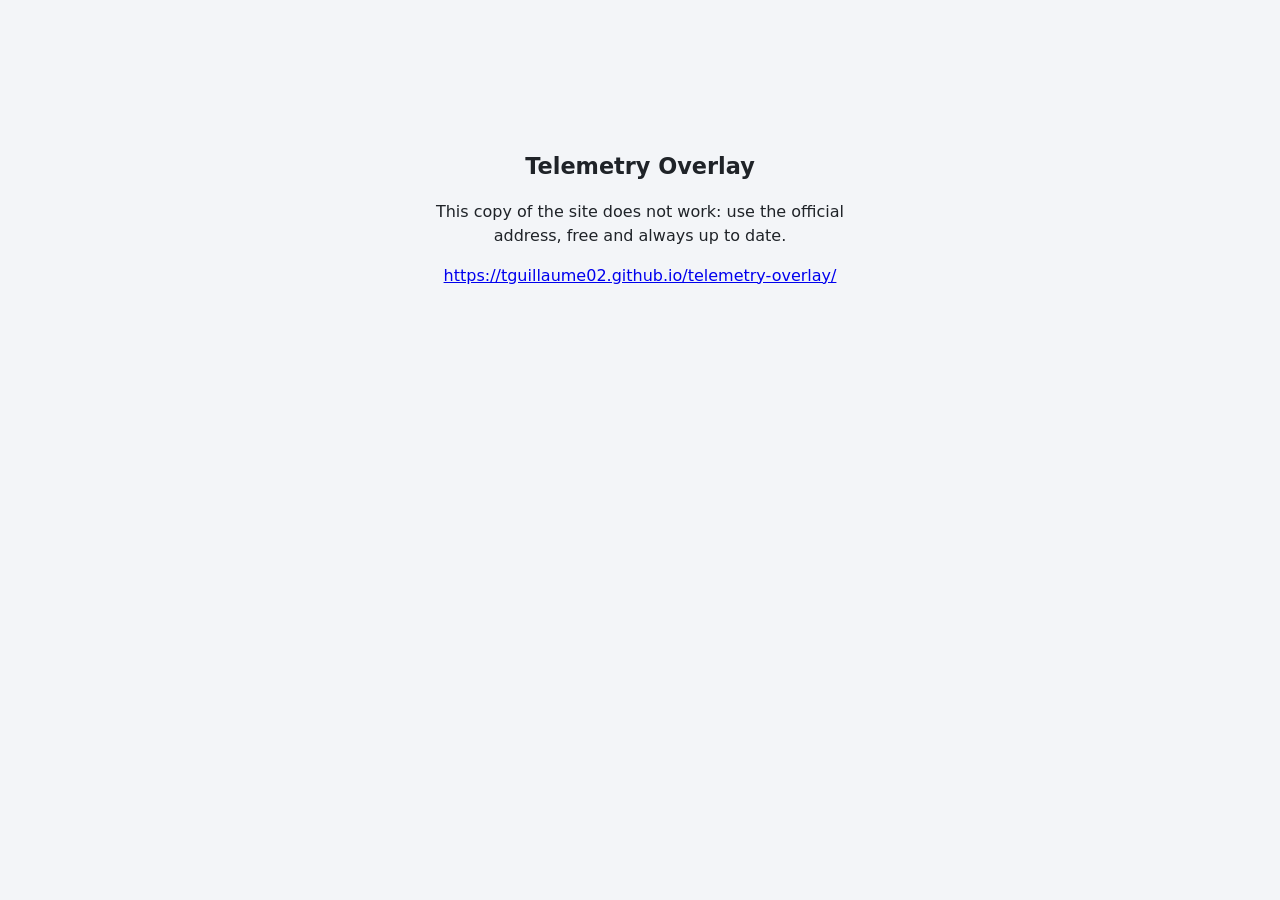
<file: app.html>
<!DOCTYPE html>
<html lang="fr">
<head>
  <meta charset="utf-8">
  <!-- Ancienne adresse de l'application, devenue index.html : redirige en gardant ?… et #exemple -->
  <title>Telemetry Overlay</title>
  <meta name="robots" content="noindex">
  <link rel="canonical" href="https://tguillaume02.github.io/telemetry-overlay/">
  <script>location.replace('./' + location.search + location.hash);</script>
  <meta http-equiv="refresh" content="0; url=./">
</head>
<body>
  <p><a href="./">Telemetry Overlay</a></p>
</body>
</html>
</file>
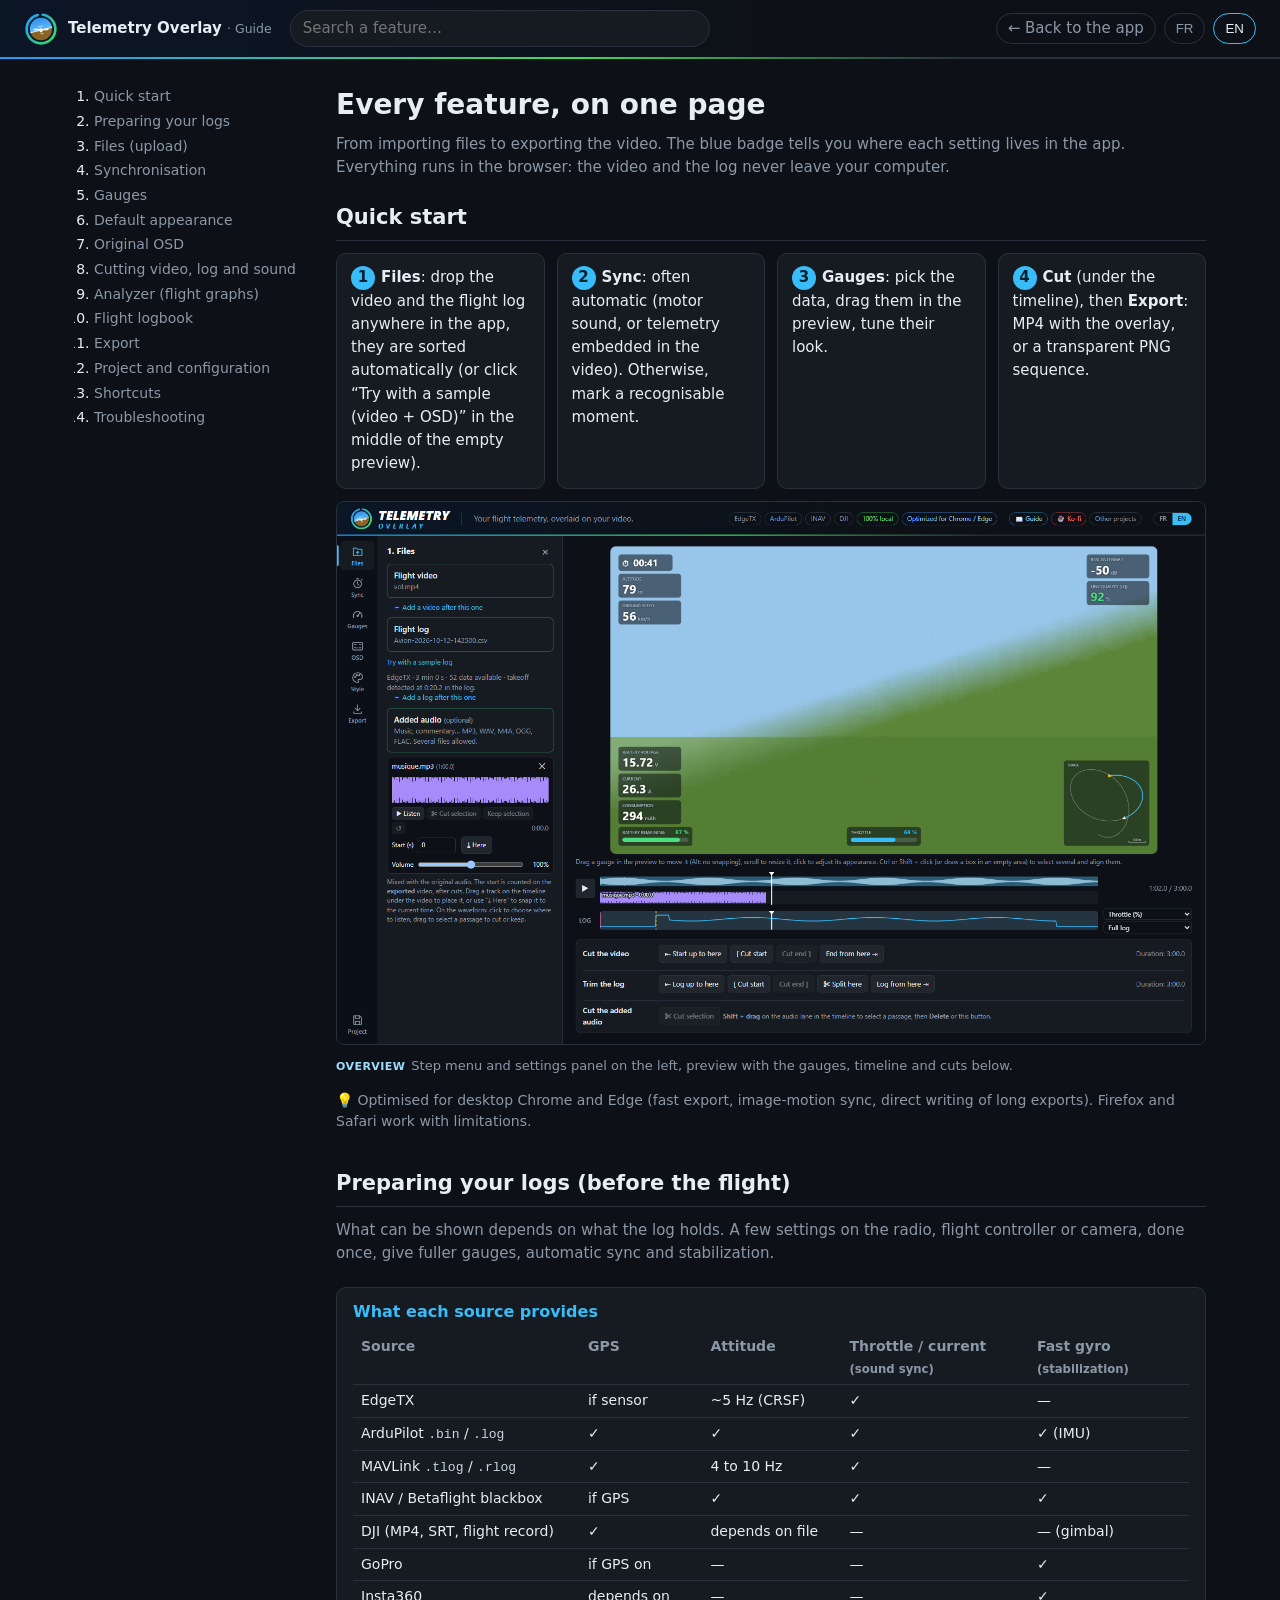
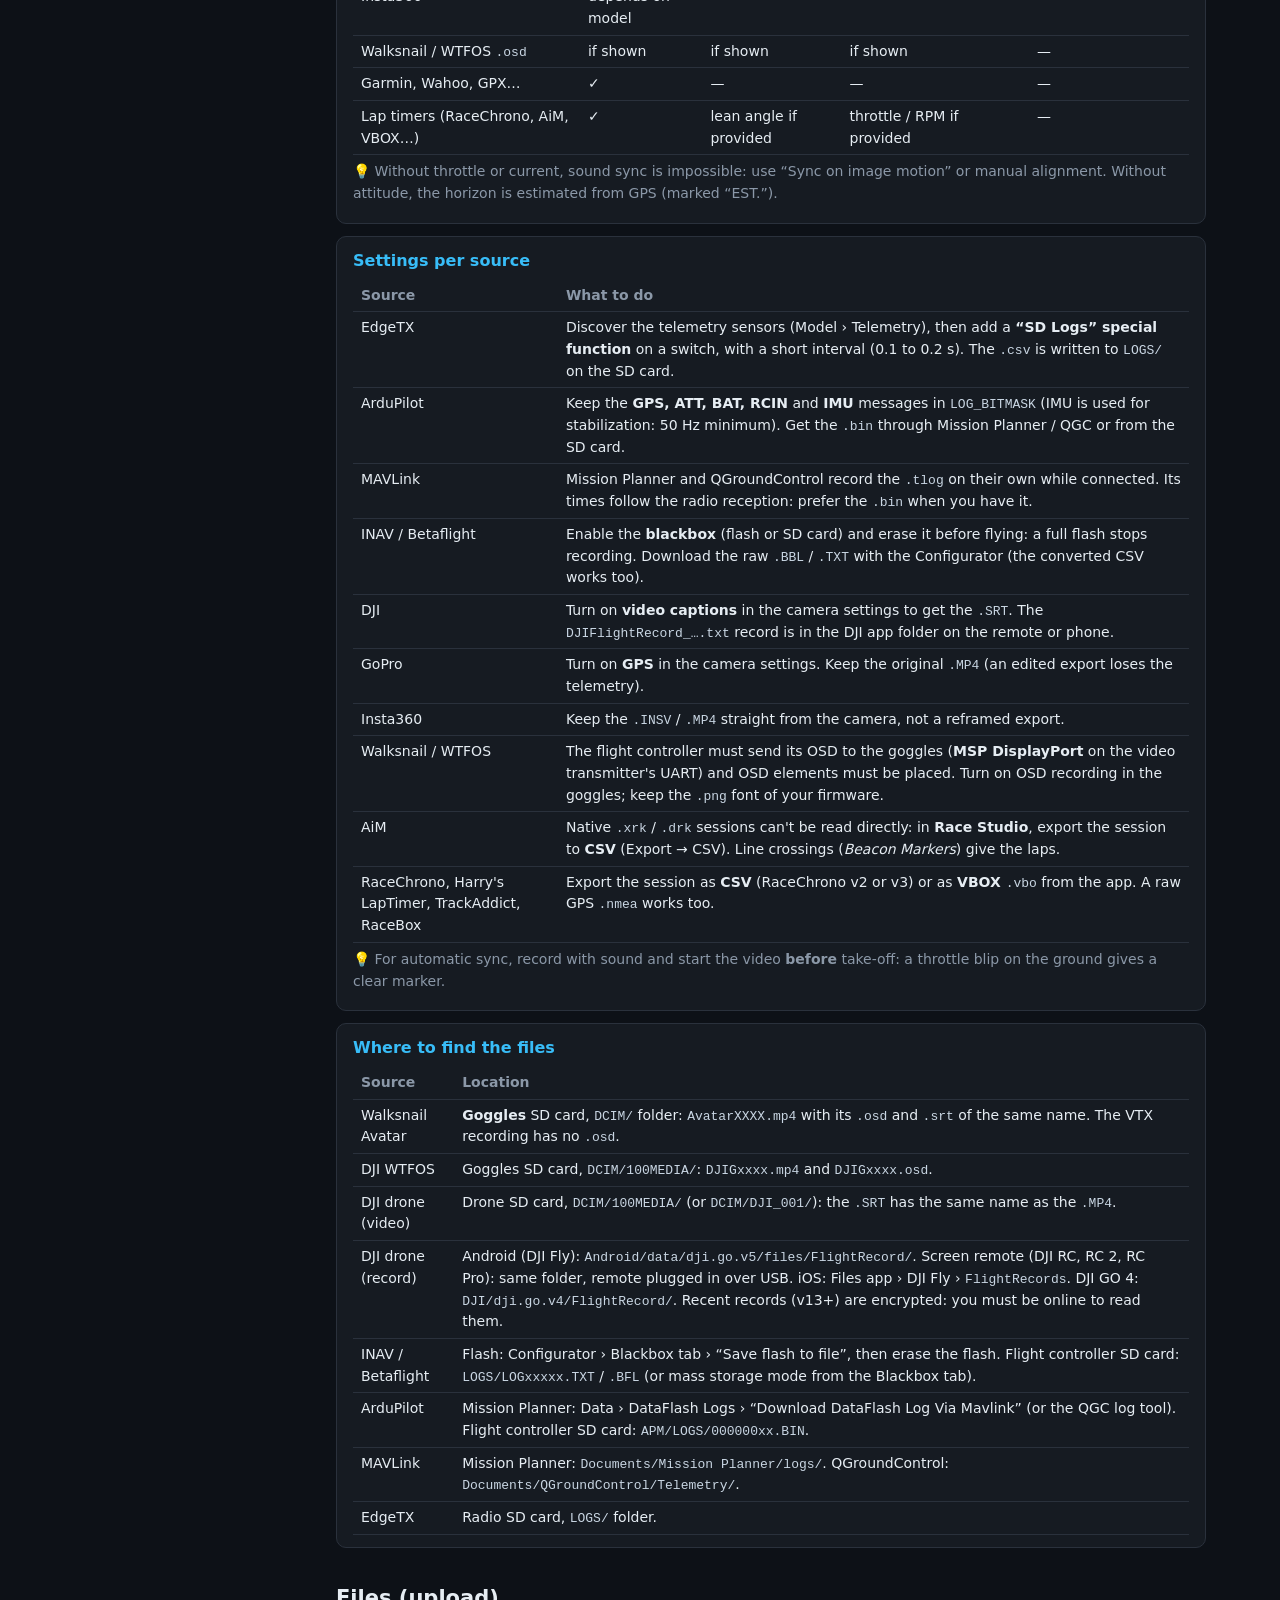
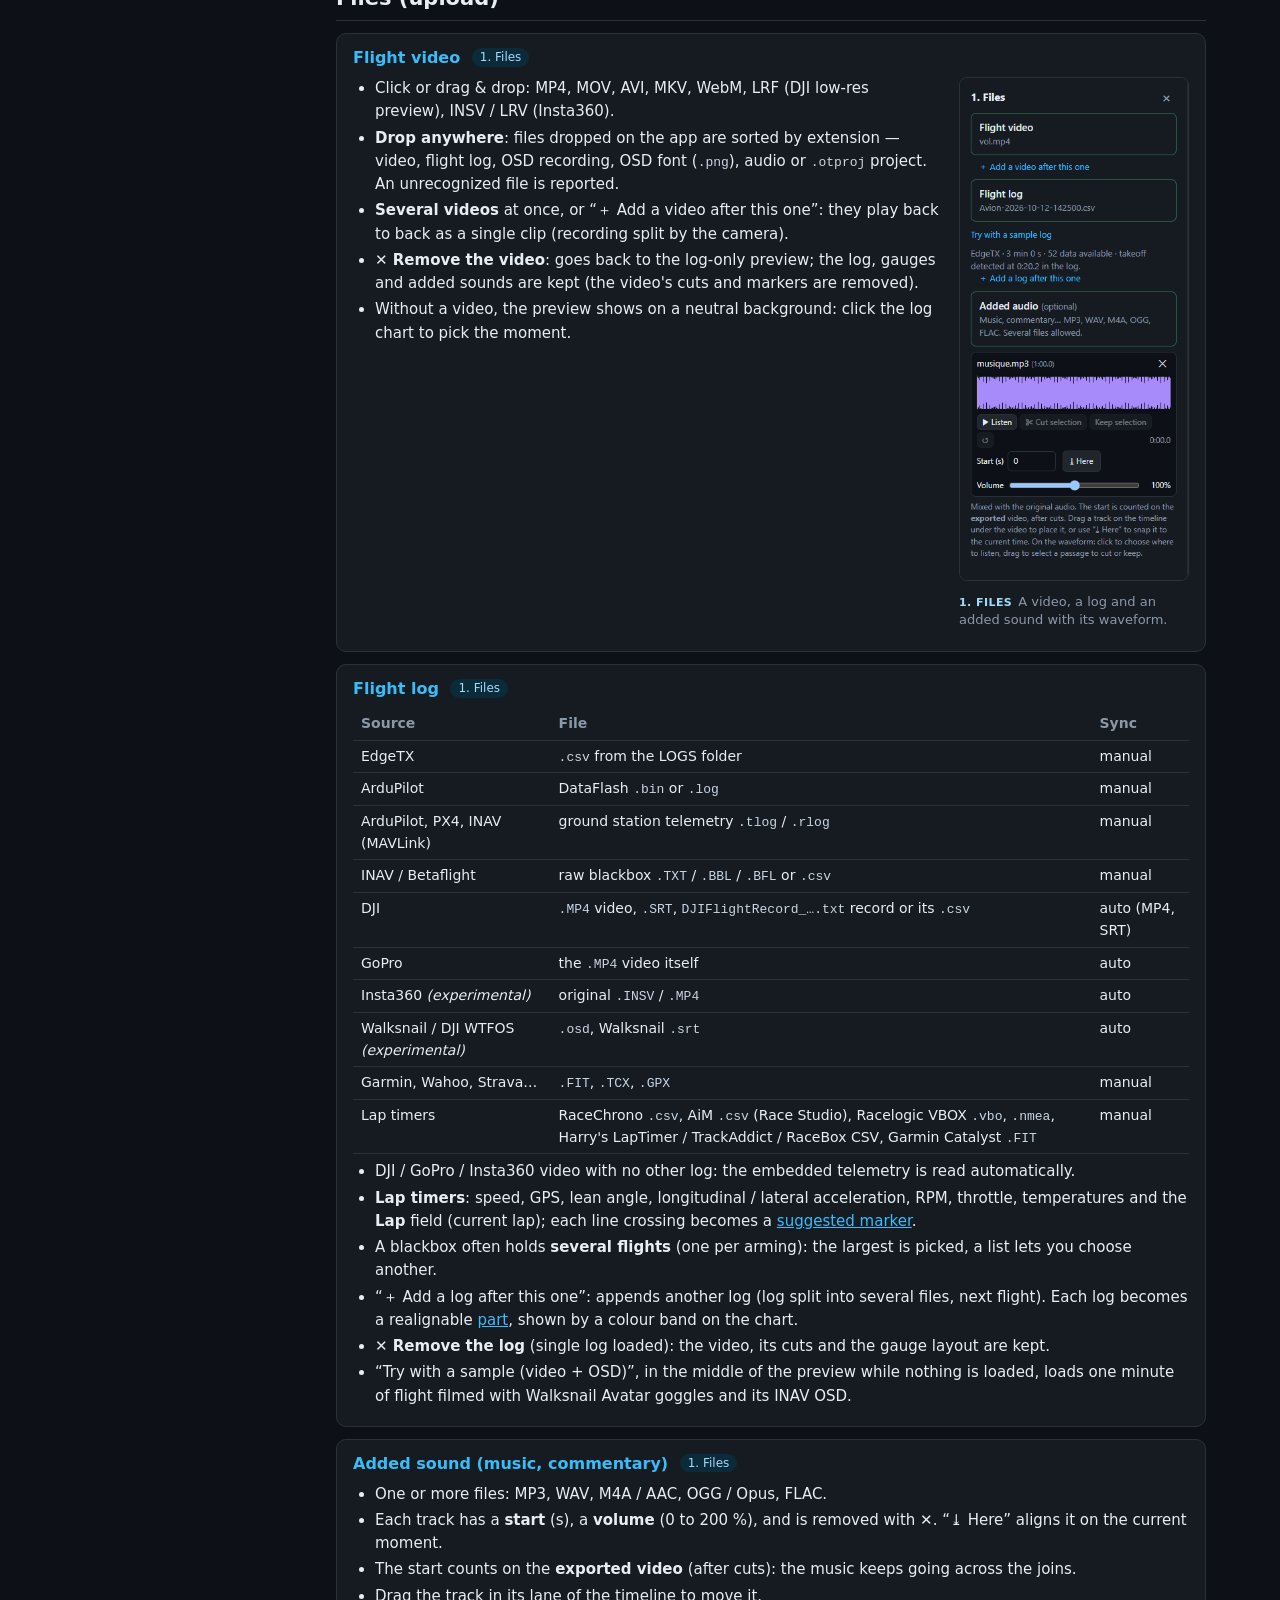
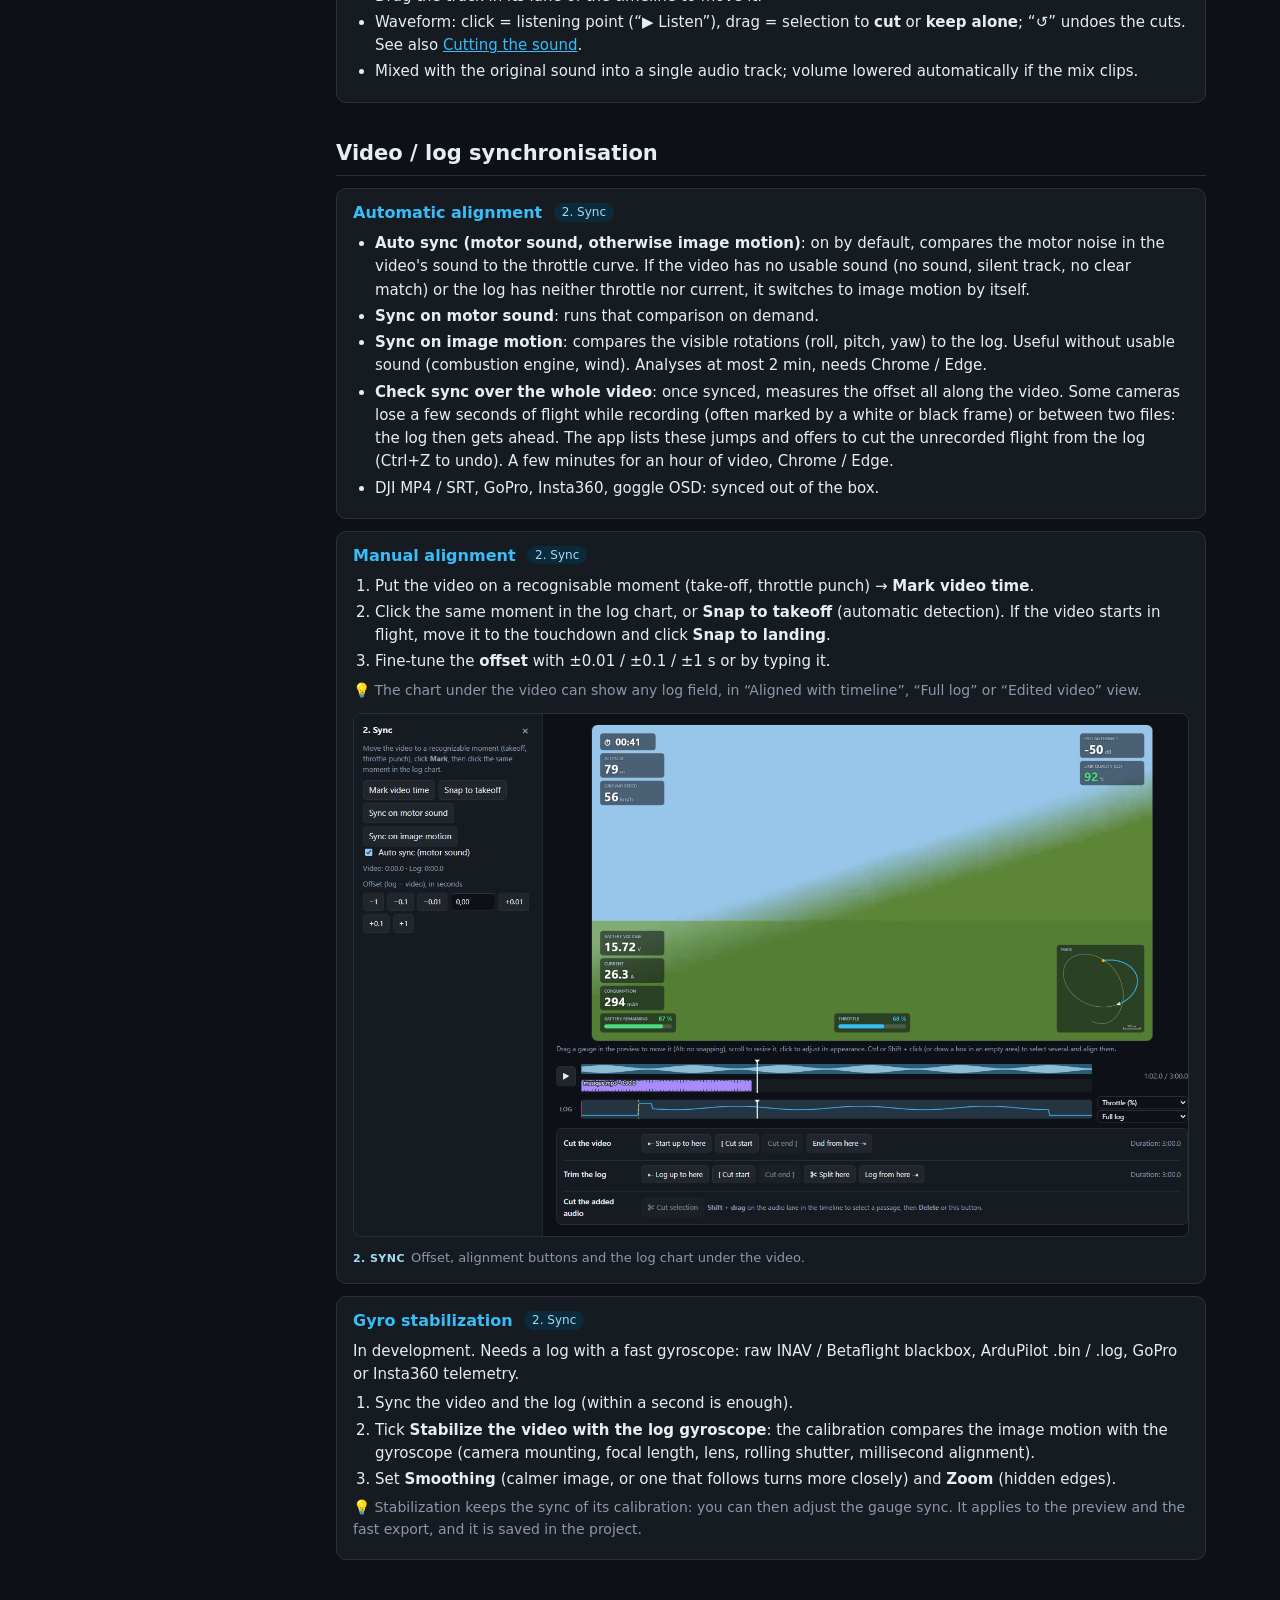
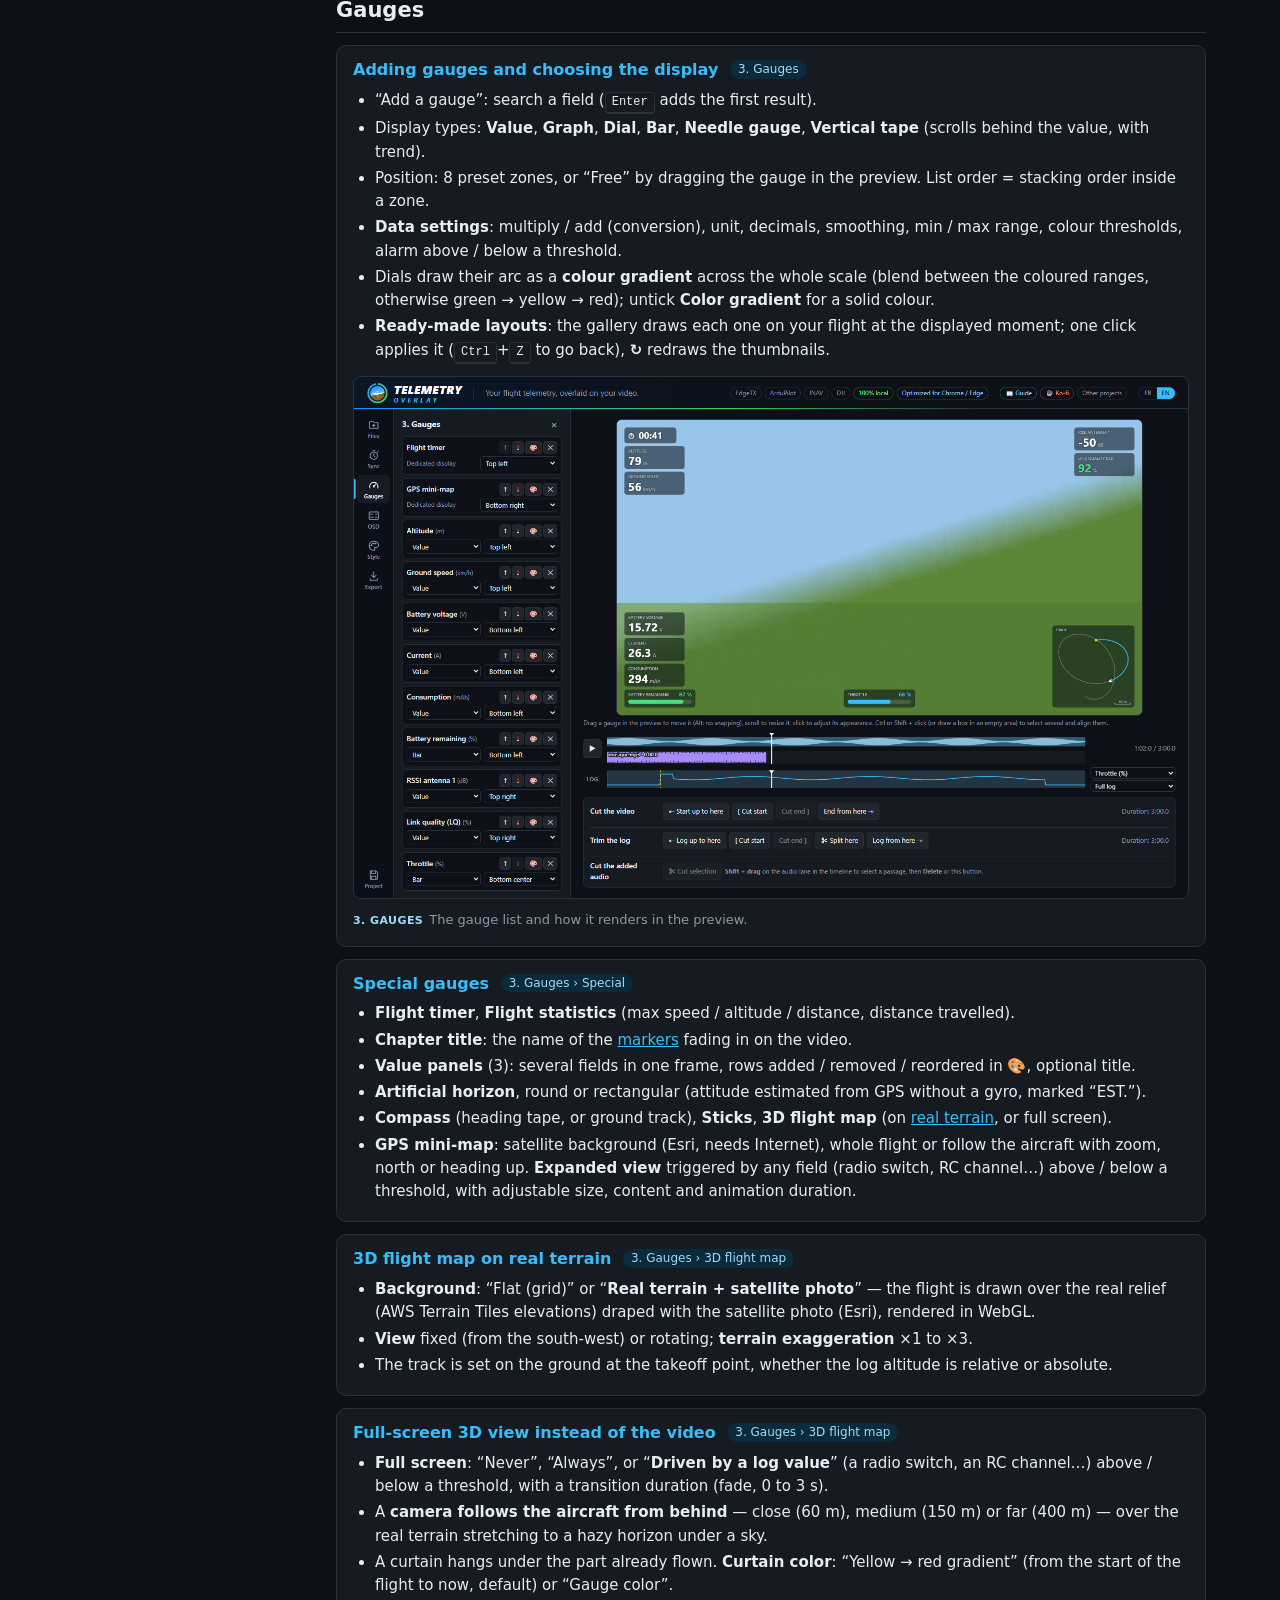
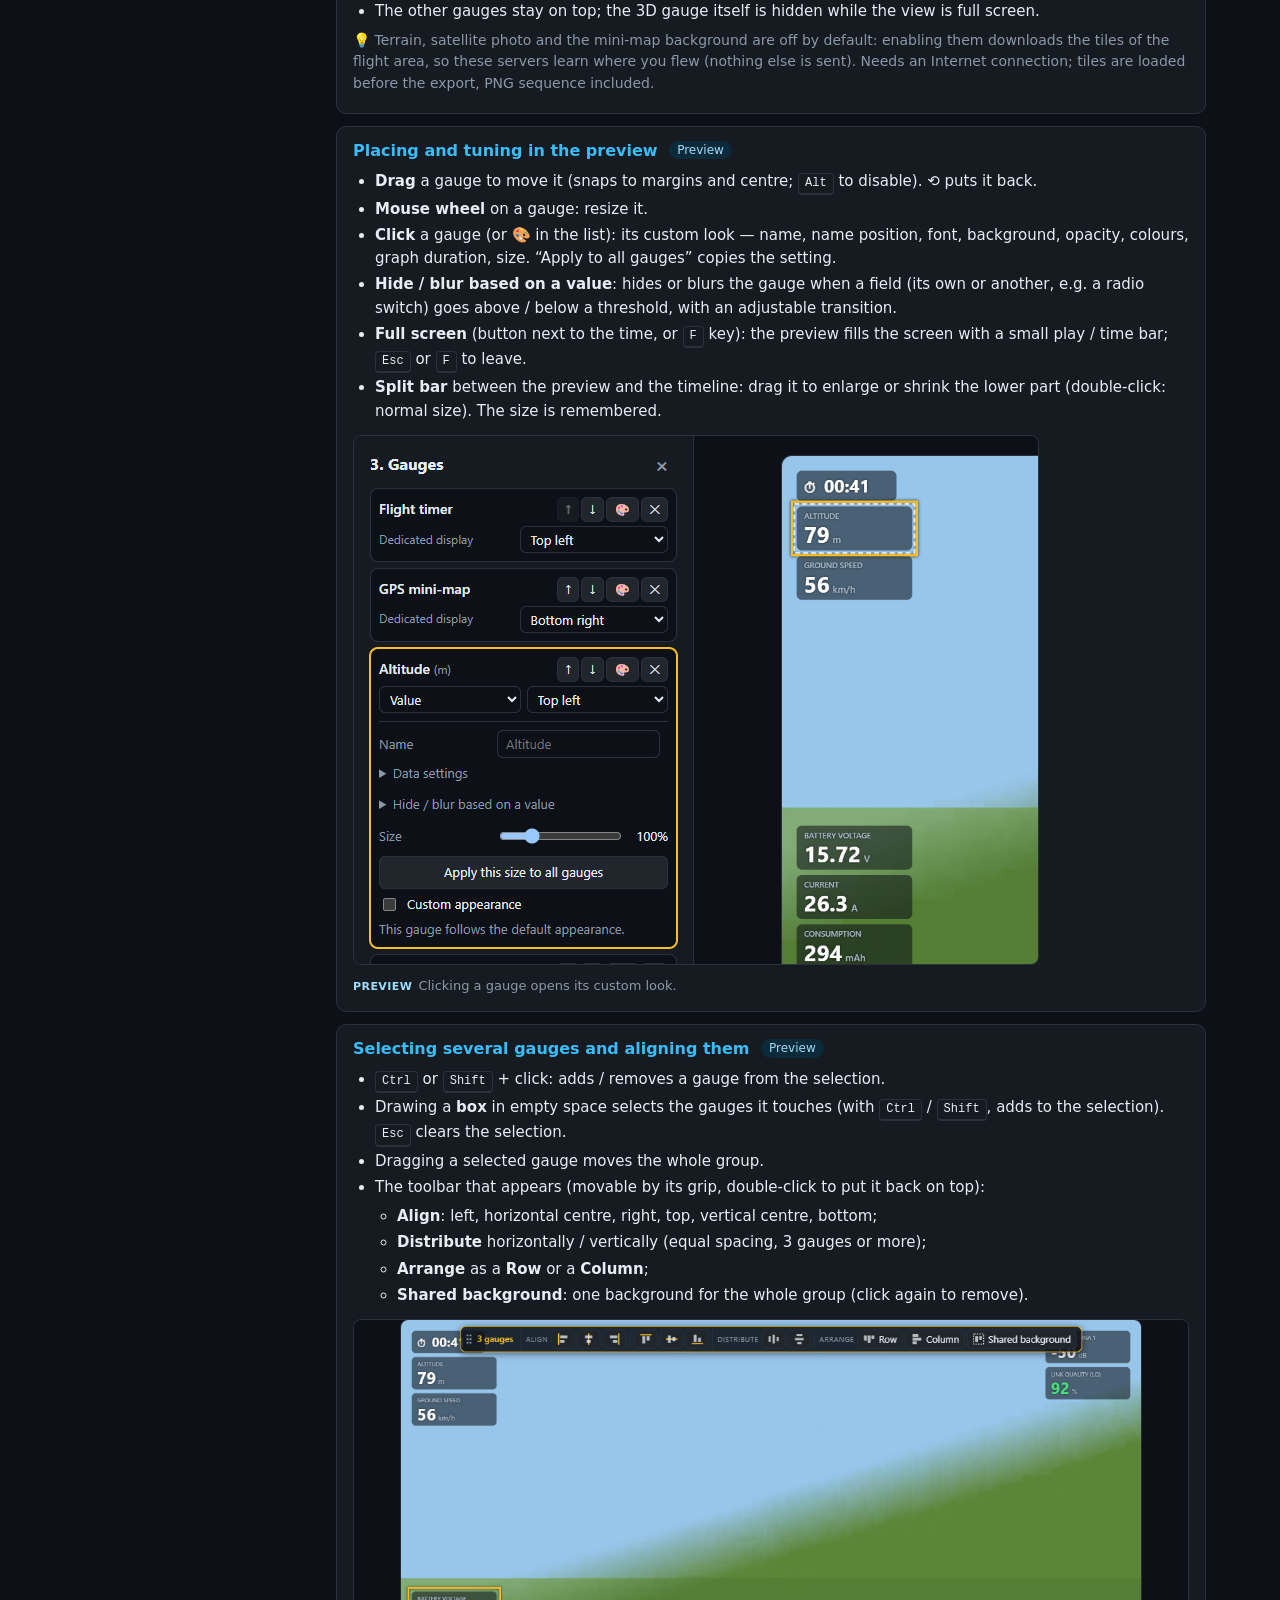
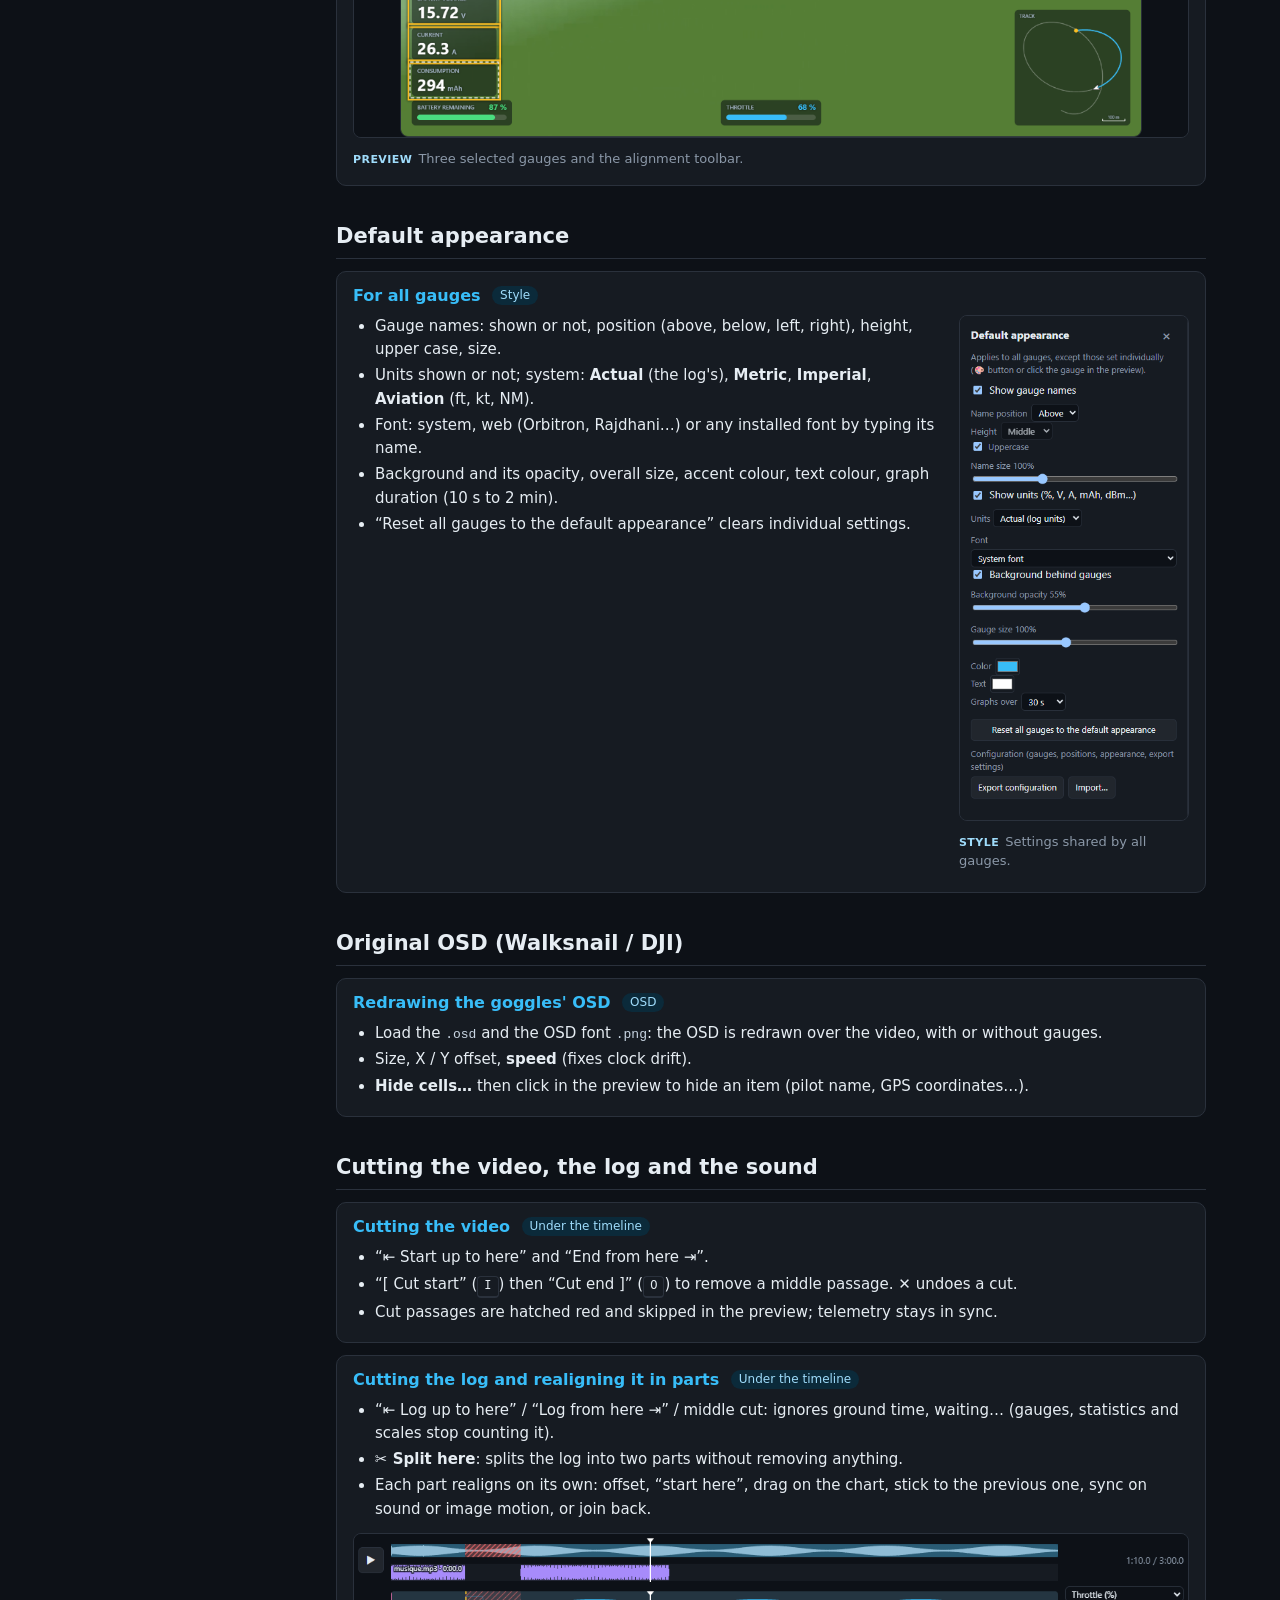
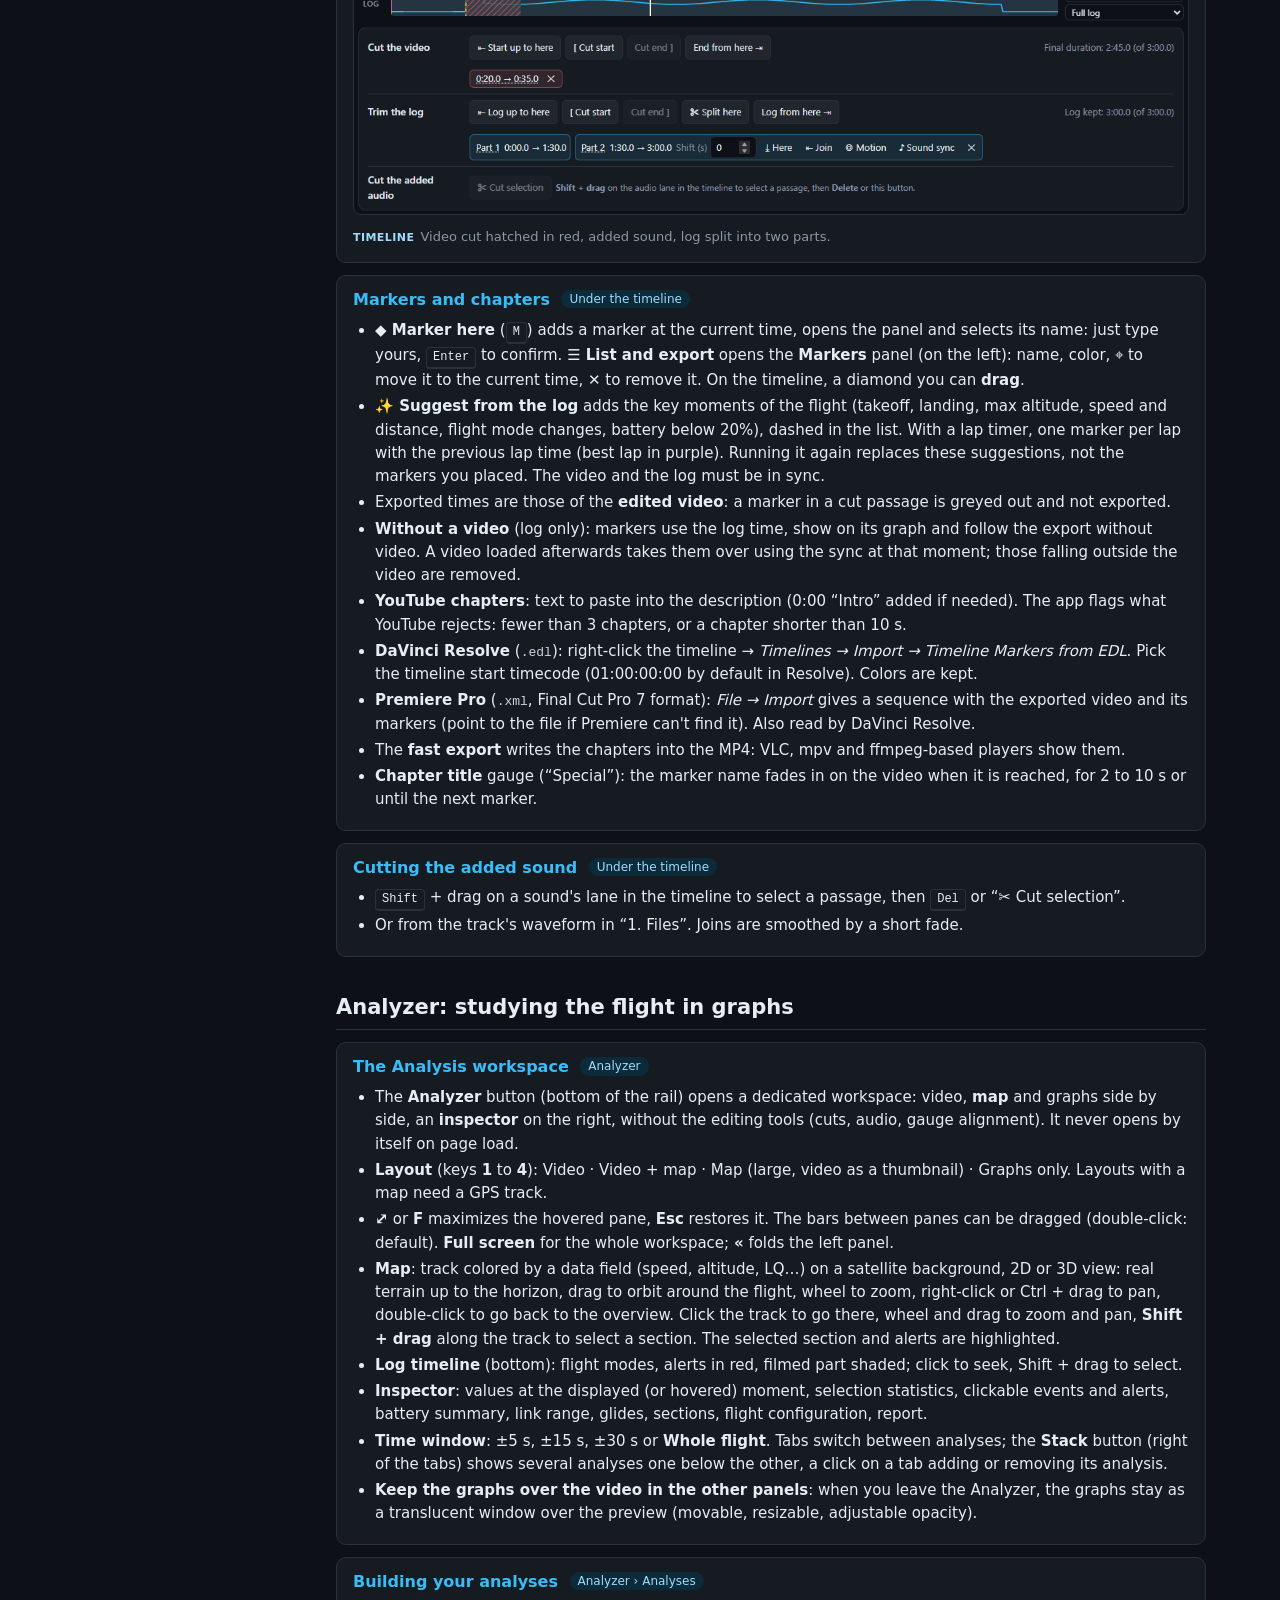
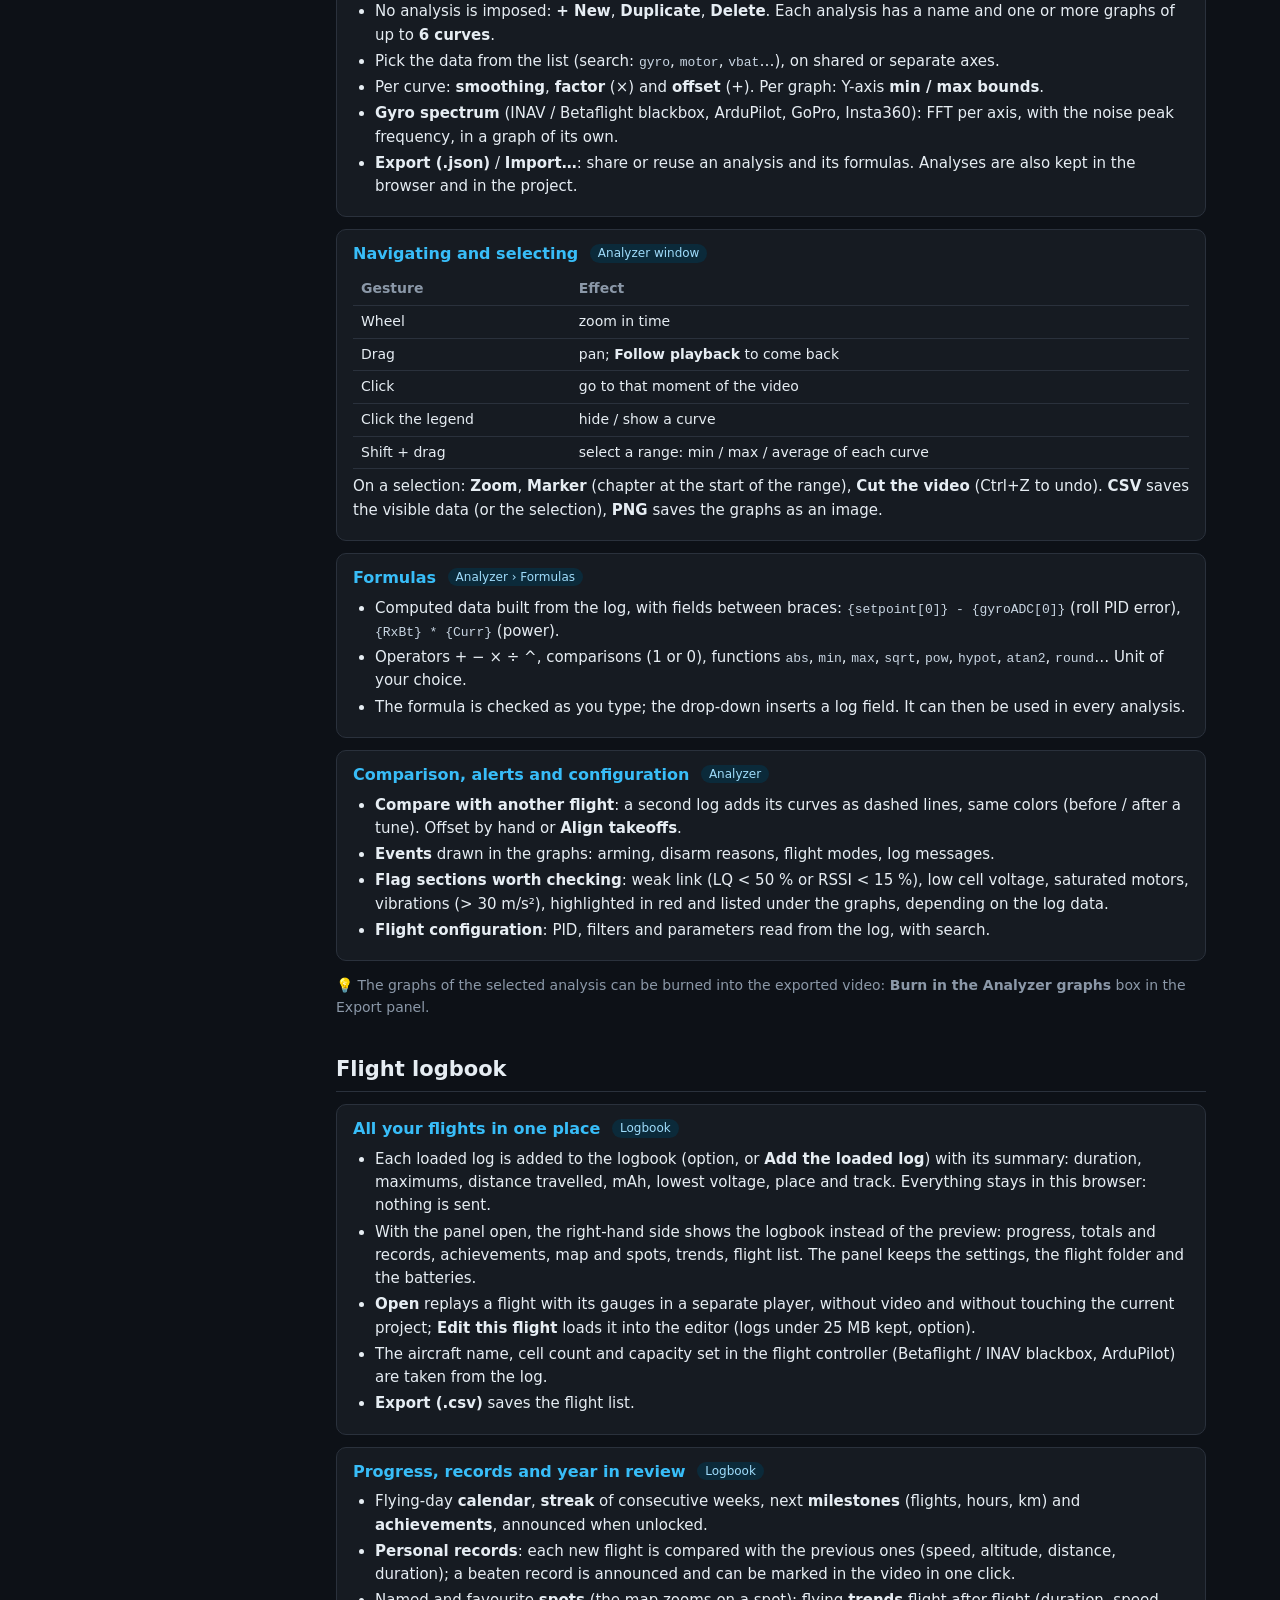
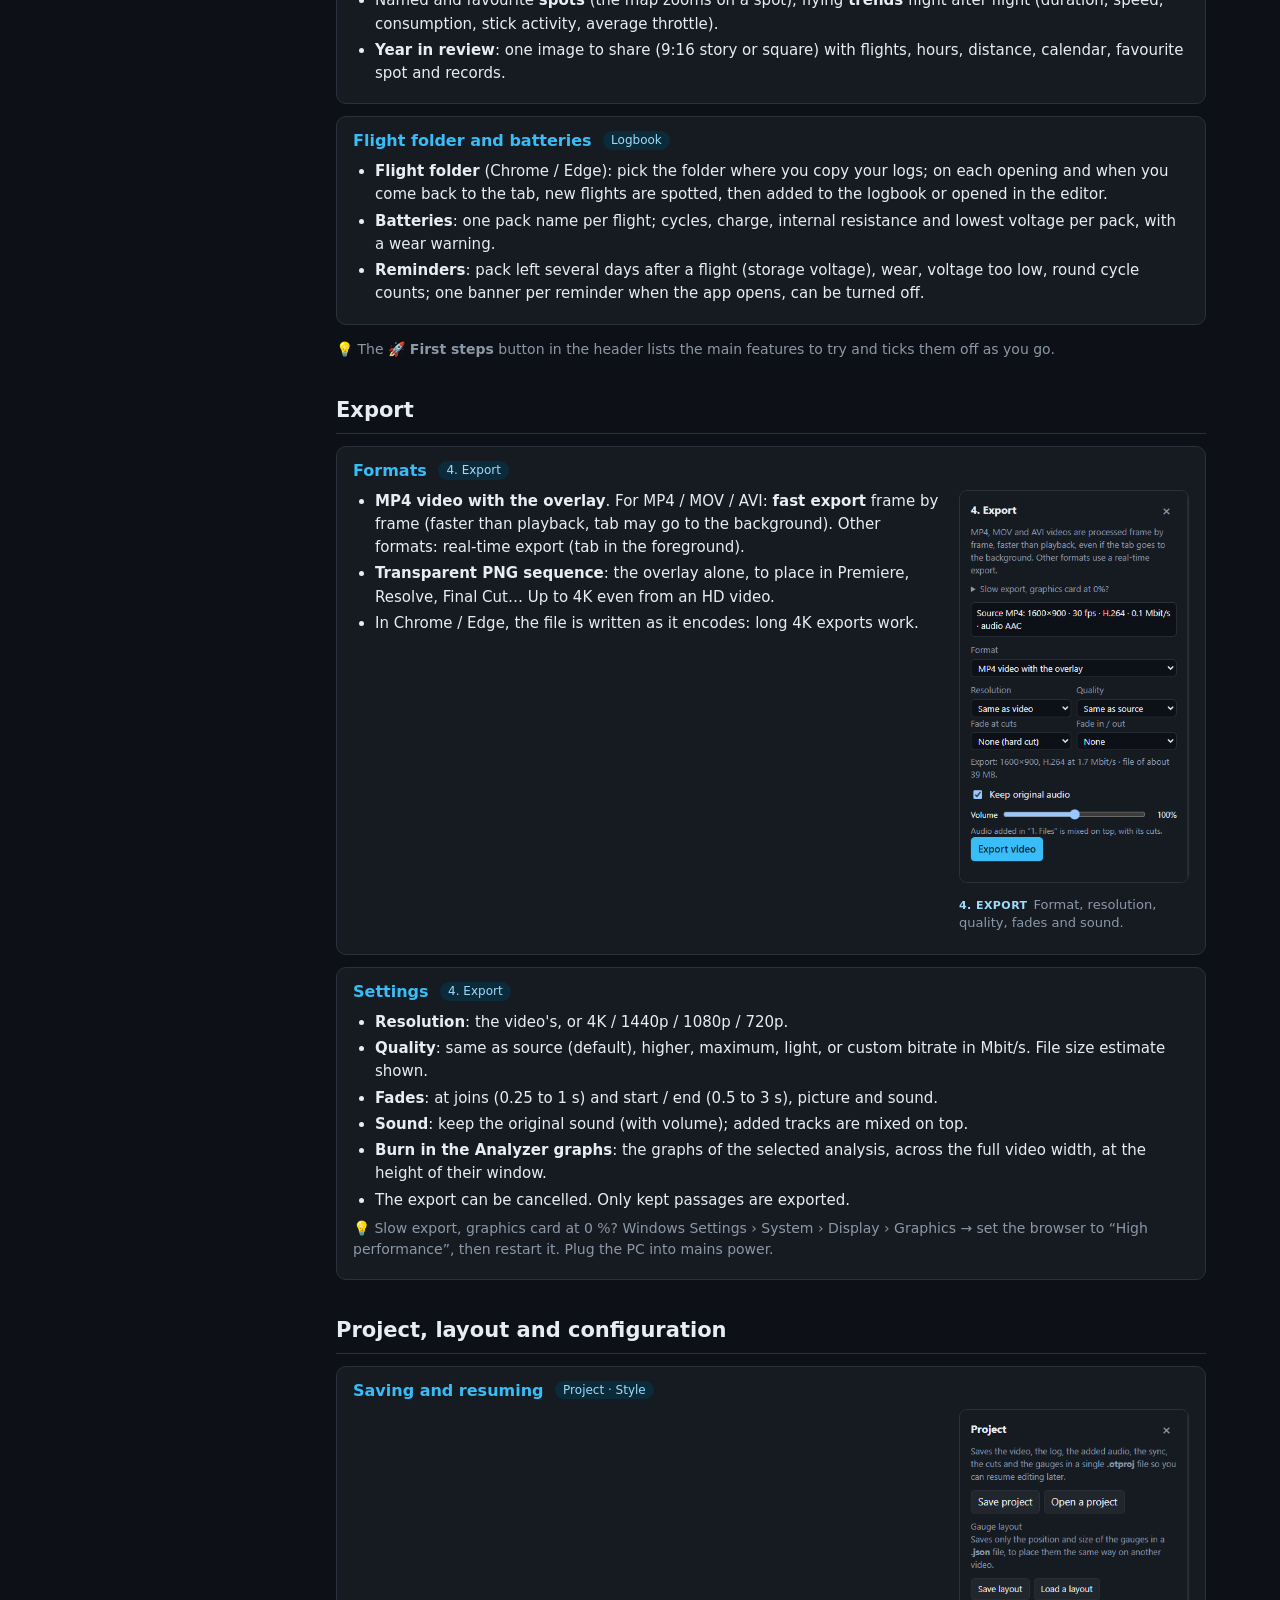
<file: guide.html>
<!doctype html>
<html lang="fr">
<head>
  <meta charset="utf-8">
  <!-- Telemetry Overlay © 2026 Thibault Guillaume. Tous droits réservés / All rights reserved. Licence : https://github.com/tguillaume02/telemetry-overlay/blob/main/LICENSE -->
  <meta name="copyright" content="© 2026 Thibault Guillaume. Tous droits réservés / All rights reserved.">
  <meta name="viewport" content="width=device-width, initial-scale=1">
  <title>Guide · Telemetry Overlay</title>
  <meta name="description" content="Toutes les fonctions de Telemetry Overlay sur une seule page : fichiers, synchronisation, jauges, coupes, son, export, projet.">
  <meta property="og:type" content="website">
  <meta property="og:site_name" content="Telemetry Overlay">
  <meta property="og:title" content="Guide · Telemetry Overlay">
  <meta property="og:description" content="Toutes les fonctions de Telemetry Overlay sur une seule page : fichiers, synchronisation, jauges, coupes, son, export, projet.">
  <meta property="og:url" content="https://tguillaume02.github.io/telemetry-overlay/guide.html">
  <meta property="og:locale" content="fr_FR">
  <meta property="og:locale:alternate" content="en_US">
  <meta property="og:image" content="https://tguillaume02.github.io/telemetry-overlay/logo/og-image.jpg?v=2">
  <meta property="og:image:width" content="2400">
  <meta property="og:image:height" content="1260">
  <meta property="og:image:alt" content="Telemetry Overlay : la télémétrie de ton vol incrustée sur ta vidéo">
  <meta name="twitter:card" content="summary_large_image">
  <meta name="twitter:image" content="https://tguillaume02.github.io/telemetry-overlay/logo/og-image.jpg?v=2">
  <link rel="icon" type="image/svg+xml" href="logo/telemetry-overlay-icon.svg">
  <link rel="icon" type="image/png" sizes="32x32" href="logo/favicon-32.png">
  <style>
    :root {
      --bg: #0d1117;
      --panel: #161b22;
      --line: #2a313c;
      --text: #e6edf3;
      --muted: #8b98a8;
      --accent: #38bdf8;
      --ok: #4ade80;
      --warn: #fbbf24;
      color-scheme: dark;
    }
    * { box-sizing: border-box; }
    [hidden] { display: none !important; }
    html[data-lang="fr"] [lang="en"], html[data-lang="en"] [lang="fr"] { display: none !important; }
    body {
      margin: 0;
      background: var(--bg);
      color: var(--text);
      font: 15px/1.55 "Segoe UI", Roboto, system-ui, sans-serif;
    }
    a { color: var(--accent); }
    kbd {
      display: inline-block;
      padding: 0 6px;
      border: 1px solid var(--line);
      border-bottom-width: 2px;
      border-radius: 4px;
      background: var(--panel);
      font: 12px/1.6 ui-monospace, Consolas, monospace;
      white-space: nowrap;
    }
    code { font: 13px ui-monospace, Consolas, monospace; color: #c9d6e3; overflow-wrap: anywhere; }
    .topbar {
      position: sticky;
      top: 0;
      z-index: 2;
      display: flex;
      align-items: center;
      flex-wrap: wrap;
      gap: 10px 18px;
      padding: 10px 24px;
      background: linear-gradient(90deg, #0b1626, var(--bg) 60%);
      border-bottom: 2px solid transparent;
      border-image: linear-gradient(90deg, #1e9bff, #3ddc5a 45%, var(--line) 75%) 1;
    }
    .brand { display: flex; align-items: center; gap: 10px; color: var(--text); text-decoration: none; font-weight: 600; }
    .brand img { width: 34px; height: 34px; }
    .brand small { color: var(--muted); font-weight: 400; }
    .search {
      flex: 1 1 220px;
      max-width: 420px;
      padding: 6px 12px;
      border: 1px solid var(--line);
      border-radius: 999px;
      background: var(--panel);
      color: var(--text);
      font: inherit;
    }
    .search:focus { outline: none; border-color: var(--accent); }
    .actions { display: flex; gap: 8px; margin-left: auto; }
    .actions a, .actions button {
      padding: 3px 11px;
      border: 1px solid var(--line);
      border-radius: 999px;
      background: transparent;
      color: var(--muted);
      font: 12px inherit;
      text-decoration: none;
      cursor: pointer;
    }
    .actions a:hover, .actions button:hover, .actions button[aria-pressed="true"] { border-color: var(--accent); color: var(--text); }
    .layout { display: grid; grid-template-columns: 230px minmax(0, 1fr); gap: 32px; max-width: 1180px; margin: 0 auto; padding: 24px; }
    .toc { position: sticky; top: 76px; align-self: start; max-height: calc(100vh - 96px); overflow: auto; font-size: 14px; }
    .toc ol { margin: 0; padding-left: 20px; }
    .toc li { margin: 3px 0; }
    .toc a { color: var(--muted); text-decoration: none; }
    .toc a:hover { color: var(--text); }
    h1 { margin: 0 0 6px; font-size: 28px; }
    .lead { margin: 0 0 22px; color: var(--muted); }
    section.chap { margin: 0 0 34px; scroll-margin-top: 80px; }
    section.chap > h2 { margin: 0 0 12px; padding-bottom: 6px; border-bottom: 1px solid var(--line); font-size: 21px; }
    .card {
      margin: 0 0 12px;
      padding: 12px 16px;
      border: 1px solid var(--line);
      border-radius: 10px;
      background: var(--panel);
    }
    .card h3 { margin: 0 0 6px; font-size: 16px; color: var(--accent); }
    .card p { margin: 6px 0; }
    .card ul, .card ol { margin: 6px 0; padding-left: 22px; }
    .card li { margin: 3px 0; }
    .where { display: inline-block; margin-left: 6px; padding: 0 8px; border-radius: 999px; background: #0b2a3a; color: #9fdcfb; font-size: 12px; font-weight: 400; vertical-align: 2px; }
    .tip { color: var(--muted); font-size: 14px; }
    .tip::before { content: "💡 "; }
    table { width: 100%; border-collapse: collapse; font-size: 14px; }
    th, td { padding: 5px 8px; border-bottom: 1px solid var(--line); text-align: left; vertical-align: top; }
    th { color: var(--muted); font-weight: 600; }
    .steps { counter-reset: s; display: grid; grid-template-columns: repeat(auto-fit, minmax(200px, 1fr)); gap: 12px; margin: 0 0 12px; padding: 0; list-style: none; }
    .steps li { counter-increment: s; padding: 12px 14px; border: 1px solid var(--line); border-radius: 10px; background: var(--panel); }
    .steps li::before { content: counter(s); display: inline-grid; place-items: center; width: 24px; height: 24px; margin-right: 6px; border-radius: 50%; background: var(--accent); color: #04212f; font-weight: 700; }
    .empty { color: var(--muted); }
    figure.shot { margin: 12px 0 4px; }
    figure.shot img { display: block; max-width: 100%; height: auto; border: 1px solid var(--line); border-radius: 8px; background: #000; }
    figure.shot a { display: inline-block; cursor: zoom-in; }
    figure.shot.side { float: right; width: 230px; margin: 0 0 10px 18px; }
    figure.shot figcaption { margin-top: 5px; color: var(--muted); font-size: 13px; line-height: 1.4; }
    figure.shot figcaption b { margin-right: 6px; color: #9fdcfb; font-size: 11px; font-weight: 600; letter-spacing: .04em; text-transform: uppercase; }
    .trouble dt { margin-top: 10px; font-weight: 600; }
    .trouble dt:first-child { margin-top: 0; }
    .trouble dd { margin: 3px 0 0 0; color: var(--text); }
    .support {
      max-width: 1180px;
      margin: 8px auto 36px;
      padding: 0 24px;
    }
    .support p {
      margin: 0;
      padding: 12px 16px;
      border: 1px dashed var(--line);
      border-radius: 10px;
      color: var(--muted);
      font-size: 14px;
    }
    .support a { color: var(--text); font-weight: 600; }
    .support a:hover { color: var(--accent); }
    .card::after { content: ""; display: block; clear: both; }
    mark { background: #fbbf2455; color: inherit; border-radius: 2px; }
    @media (max-width: 820px) {
      .layout { grid-template-columns: minmax(0, 1fr); padding: 16px; }
      .support { padding: 0 16px; }
      .toc { position: static; max-height: none; }
      .topbar { padding: 10px 16px; }
      .actions { margin-left: 0; }
      figure.shot.side { float: none; width: auto; max-width: 260px; margin: 8px 0; }
    }
  </style>
</head>
<body>
  <header class="topbar">
    <a class="brand" href="./"><img src="logo/telemetry-overlay-icon.svg" alt="" width="34" height="34">
      <span>Telemetry Overlay <small lang="fr">· Guide</small><small lang="en">· Guide</small></span></a>
    <input class="search" id="search" type="search" autocomplete="off" placeholder="Rechercher une fonction…" data-ph-en="Search a feature…">
    <div class="actions">
      <a href="./"><span lang="fr">← Retour à l'application</span><span lang="en">← Back to the app</span></a>
      <button type="button" data-set-lang="fr">FR</button>
      <button type="button" data-set-lang="en">EN</button>
    </div>
  </header>

  <div class="layout">
    <nav class="toc" aria-label="Sommaire">
      <ol id="toc"></ol>
    </nav>

    <main id="content">
      <h1 lang="fr">Toutes les fonctions, sur une page</h1>
      <h1 lang="en">Every feature, on one page</h1>
      <p class="lead" lang="fr">De l'import des fichiers à l'export de la vidéo. Le badge bleu indique où trouver chaque réglage dans l'application. Tout se passe dans le navigateur : la vidéo et le log ne quittent pas ta machine.</p>
      <p class="lead" lang="en">From importing files to exporting the video. The blue badge tells you where each setting lives in the app. Everything runs in the browser: the video and the log never leave your computer.</p>

      <!-- ===================================================== -->
      <section class="chap" id="start" data-title-fr="Démarrage rapide" data-title-en="Quick start">
        <h2 lang="fr">Démarrage rapide</h2>
        <h2 lang="en">Quick start</h2>
        <ol class="steps" lang="fr">
          <li><b>Fichiers</b> : dépose la vidéo et le log de vol n'importe où dans l'appli, ils sont rangés tout seuls (ou clique « Essayer avec un exemple (vidéo + OSD) » au milieu de l'aperçu vide).</li>
          <li><b>Synchro</b> : souvent automatique (son des moteurs, ou télémétrie intégrée à la vidéo). Sinon, marque un instant reconnaissable.</li>
          <li><b>Jauges</b> : choisis les données, glisse-les dans l'aperçu, règle leur apparence.</li>
          <li><b>Couper</b> (sous la frise) puis <b>Export</b> : MP4 avec incrustation, ou séquence PNG transparente.</li>
        </ol>
        <ol class="steps" lang="en">
          <li><b>Files</b>: drop the video and the flight log anywhere in the app, they are sorted automatically (or click “Try with a sample (video + OSD)” in the middle of the empty preview).</li>
          <li><b>Sync</b>: often automatic (motor sound, or telemetry embedded in the video). Otherwise, mark a recognisable moment.</li>
          <li><b>Gauges</b>: pick the data, drag them in the preview, tune their look.</li>
          <li><b>Cut</b> (under the timeline), then <b>Export</b>: MP4 with the overlay, or a transparent PNG sequence.</li>
        </ol>
        <div lang="fr"><figure class="shot"><a href="captures/guide/interface-fr.png" target="_blank"><img src="captures/guide/interface-fr.png" alt="L'application avec la vidéo, les jauges, la frise et les coupes" loading="lazy"></a><figcaption><b>Vue d'ensemble</b>Menu des étapes et volet de réglages à gauche, aperçu avec les jauges, frise et coupes en dessous.</figcaption></figure></div>
        <div lang="en"><figure class="shot"><a href="captures/guide/interface-en.png" target="_blank"><img src="captures/guide/interface-en.png" alt="The app with the video, gauges, timeline and cuts" loading="lazy"></a><figcaption><b>Overview</b>Step menu and settings panel on the left, preview with the gauges, timeline and cuts below.</figcaption></figure></div>
        <p class="tip" lang="fr">Optimisé pour Chrome et Edge sur ordinateur (export rapide, calage sur l'image, écriture directe des longs exports). Firefox et Safari fonctionnent avec des limites.</p>
        <p class="tip" lang="en">Optimised for desktop Chrome and Edge (fast export, image-motion sync, direct writing of long exports). Firefox and Safari work with limitations.</p>
      </section>

      <!-- ===================================================== -->
      <section class="chap" id="prepare" data-title-fr="Préparer ses logs" data-title-en="Preparing your logs">
        <h2 lang="fr">Préparer ses logs (avant le vol)</h2>
        <h2 lang="en">Preparing your logs (before the flight)</h2>
        <p class="lead" lang="fr">Ce qui s'affiche dépend de ce que le log contient. Quelques réglages côté radio, contrôleur de vol ou caméra, faits une fois, donnent des jauges plus complètes, une synchro automatique et la stabilisation.</p>
        <p class="lead" lang="en">What can be shown depends on what the log holds. A few settings on the radio, flight controller or camera, done once, give fuller gauges, automatic sync and stabilization.</p>

        <div class="card" lang="fr">
          <h3>Ce que chaque source apporte</h3>
          <table>
            <tr><th>Source</th><th>GPS</th><th>Attitude</th><th>Gaz / courant <small>(synchro son)</small></th><th>Gyro rapide <small>(stabilisation)</small></th></tr>
            <tr><td>EdgeTX</td><td>si capteur</td><td>~5 Hz (CRSF)</td><td>✓</td><td>—</td></tr>
            <tr><td>ArduPilot <code>.bin</code> / <code>.log</code></td><td>✓</td><td>✓</td><td>✓</td><td>✓ (IMU)</td></tr>
            <tr><td>MAVLink <code>.tlog</code> / <code>.rlog</code></td><td>✓</td><td>4 à 10 Hz</td><td>✓</td><td>—</td></tr>
            <tr><td>INAV / Betaflight blackbox</td><td>si GPS</td><td>✓</td><td>✓</td><td>✓</td></tr>
            <tr><td>DJI (MP4, SRT, journal)</td><td>✓</td><td>selon fichier</td><td>—</td><td>— (nacelle)</td></tr>
            <tr><td>GoPro</td><td>si GPS activé</td><td>—</td><td>—</td><td>✓</td></tr>
            <tr><td>Insta360</td><td>selon modèle</td><td>—</td><td>—</td><td>✓</td></tr>
            <tr><td>Walksnail / WTFOS <code>.osd</code></td><td>si affiché</td><td>si affichée</td><td>si affiché</td><td>—</td></tr>
            <tr><td>Garmin, Wahoo, GPX…</td><td>✓</td><td>—</td><td>—</td><td>—</td></tr>
            <tr><td>Chronos de circuit (RaceChrono, AiM, VBOX…)</td><td>✓</td><td>inclinaison si fournie</td><td>gaz / régime si fournis</td><td>—</td></tr>
          </table>
          <p class="tip">Sans gaz ni courant, la synchro par le son est impossible : utilise « Caler sur le mouvement de l'image » ou le calage manuel. Sans attitude, l'horizon est estimé depuis le GPS (mention « EST. »).</p>
        </div>
        <div class="card" lang="en">
          <h3>What each source provides</h3>
          <table>
            <tr><th>Source</th><th>GPS</th><th>Attitude</th><th>Throttle / current <small>(sound sync)</small></th><th>Fast gyro <small>(stabilization)</small></th></tr>
            <tr><td>EdgeTX</td><td>if sensor</td><td>~5 Hz (CRSF)</td><td>✓</td><td>—</td></tr>
            <tr><td>ArduPilot <code>.bin</code> / <code>.log</code></td><td>✓</td><td>✓</td><td>✓</td><td>✓ (IMU)</td></tr>
            <tr><td>MAVLink <code>.tlog</code> / <code>.rlog</code></td><td>✓</td><td>4 to 10 Hz</td><td>✓</td><td>—</td></tr>
            <tr><td>INAV / Betaflight blackbox</td><td>if GPS</td><td>✓</td><td>✓</td><td>✓</td></tr>
            <tr><td>DJI (MP4, SRT, flight record)</td><td>✓</td><td>depends on file</td><td>—</td><td>— (gimbal)</td></tr>
            <tr><td>GoPro</td><td>if GPS on</td><td>—</td><td>—</td><td>✓</td></tr>
            <tr><td>Insta360</td><td>depends on model</td><td>—</td><td>—</td><td>✓</td></tr>
            <tr><td>Walksnail / WTFOS <code>.osd</code></td><td>if shown</td><td>if shown</td><td>if shown</td><td>—</td></tr>
            <tr><td>Garmin, Wahoo, GPX…</td><td>✓</td><td>—</td><td>—</td><td>—</td></tr>
            <tr><td>Lap timers (RaceChrono, AiM, VBOX…)</td><td>✓</td><td>lean angle if provided</td><td>throttle / RPM if provided</td><td>—</td></tr>
          </table>
          <p class="tip">Without throttle or current, sound sync is impossible: use “Sync on image motion” or manual alignment. Without attitude, the horizon is estimated from GPS (marked “EST.”).</p>
        </div>

        <div class="card" lang="fr">
          <h3>Réglages par source</h3>
          <table>
            <tr><th>Source</th><th>À faire</th></tr>
            <tr><td>EdgeTX</td><td>Découvre les capteurs de télémétrie (Modèle › Télémétrie), puis ajoute une <b>fonction spéciale « Logs SD »</b> sur un inter, avec un intervalle court (0,1 à 0,2 s). Le <code>.csv</code> est écrit dans <code>LOGS/</code> sur la carte SD.</td></tr>
            <tr><td>ArduPilot</td><td>Garde les messages <b>GPS, ATT, BAT, RCIN</b> et <b>IMU</b> dans <code>LOG_BITMASK</code> (IMU sert à la stabilisation : 50 Hz minimum). Récupère le <code>.bin</code> par Mission Planner / QGC ou sur la carte SD.</td></tr>
            <tr><td>MAVLink</td><td>Mission Planner et QGroundControl enregistrent le <code>.tlog</code> tout seuls pendant la liaison. Ses heures suivent la réception radio : préfère le <code>.bin</code> quand tu l'as.</td></tr>
            <tr><td>INAV / Betaflight</td><td>Active le <b>blackbox</b> (flash ou carte SD) et vide la mémoire avant de voler : une flash pleine n'enregistre plus. Télécharge le <code>.BBL</code> / <code>.TXT</code> brut par le Configurator (le CSV converti marche aussi).</td></tr>
            <tr><td>DJI</td><td>Active les <b>sous-titres vidéo</b> dans les réglages caméra pour avoir le <code>.SRT</code>. Le journal <code>DJIFlightRecord_….txt</code> est dans le dossier de l'appli DJI de la radio ou du téléphone.</td></tr>
            <tr><td>GoPro</td><td>Active le <b>GPS</b> dans les réglages de la caméra. Garde le <code>.MP4</code> d'origine (un export de montage perd la télémétrie).</td></tr>
            <tr><td>Insta360</td><td>Garde le <code>.INSV</code> / <code>.MP4</code> sorti de la caméra, pas une vidéo recadrée exportée.</td></tr>
            <tr><td>Walksnail / WTFOS</td><td>Le contrôleur de vol doit envoyer son OSD aux lunettes (<b>MSP DisplayPort</b> sur l'UART de l'émetteur vidéo) et des éléments OSD doivent être placés. Active l'enregistrement de l'OSD dans les lunettes ; garde la police <code>.png</code> de ton firmware.</td></tr>
            <tr><td>AiM</td><td>Les sessions natives <code>.xrk</code> / <code>.drk</code> ne se lisent pas directement : dans <b>Race Studio</b>, exporte la session en <b>CSV</b> (Export → CSV). Les passages sur la ligne (<i>Beacon Markers</i>) donnent les tours.</td></tr>
            <tr><td>RaceChrono, Harry's LapTimer, TrackAddict, RaceBox</td><td>Exporte la session en <b>CSV</b> (RaceChrono v2 ou v3) ou en <b>VBOX <code>.vbo</code></b> depuis l'appli. Un <code>.nmea</code> brut du GPS marche aussi.</td></tr>
          </table>
          <p class="tip">Pour la synchro automatique, filme avec le son et lance l'enregistrement vidéo <b>avant</b> le décollage : un coup de gaz au sol donne un repère net.</p>
        </div>
        <div class="card" lang="en">
          <h3>Settings per source</h3>
          <table>
            <tr><th>Source</th><th>What to do</th></tr>
            <tr><td>EdgeTX</td><td>Discover the telemetry sensors (Model › Telemetry), then add a <b>“SD Logs” special function</b> on a switch, with a short interval (0.1 to 0.2 s). The <code>.csv</code> is written to <code>LOGS/</code> on the SD card.</td></tr>
            <tr><td>ArduPilot</td><td>Keep the <b>GPS, ATT, BAT, RCIN</b> and <b>IMU</b> messages in <code>LOG_BITMASK</code> (IMU is used for stabilization: 50 Hz minimum). Get the <code>.bin</code> through Mission Planner / QGC or from the SD card.</td></tr>
            <tr><td>MAVLink</td><td>Mission Planner and QGroundControl record the <code>.tlog</code> on their own while connected. Its times follow the radio reception: prefer the <code>.bin</code> when you have it.</td></tr>
            <tr><td>INAV / Betaflight</td><td>Enable the <b>blackbox</b> (flash or SD card) and erase it before flying: a full flash stops recording. Download the raw <code>.BBL</code> / <code>.TXT</code> with the Configurator (the converted CSV works too).</td></tr>
            <tr><td>DJI</td><td>Turn on <b>video captions</b> in the camera settings to get the <code>.SRT</code>. The <code>DJIFlightRecord_….txt</code> record is in the DJI app folder on the remote or phone.</td></tr>
            <tr><td>GoPro</td><td>Turn on <b>GPS</b> in the camera settings. Keep the original <code>.MP4</code> (an edited export loses the telemetry).</td></tr>
            <tr><td>Insta360</td><td>Keep the <code>.INSV</code> / <code>.MP4</code> straight from the camera, not a reframed export.</td></tr>
            <tr><td>Walksnail / WTFOS</td><td>The flight controller must send its OSD to the goggles (<b>MSP DisplayPort</b> on the video transmitter's UART) and OSD elements must be placed. Turn on OSD recording in the goggles; keep the <code>.png</code> font of your firmware.</td></tr>
            <tr><td>AiM</td><td>Native <code>.xrk</code> / <code>.drk</code> sessions can't be read directly: in <b>Race Studio</b>, export the session to <b>CSV</b> (Export → CSV). Line crossings (<i>Beacon Markers</i>) give the laps.</td></tr>
            <tr><td>RaceChrono, Harry's LapTimer, TrackAddict, RaceBox</td><td>Export the session as <b>CSV</b> (RaceChrono v2 or v3) or as <b>VBOX <code>.vbo</code></b> from the app. A raw GPS <code>.nmea</code> works too.</td></tr>
          </table>
          <p class="tip">For automatic sync, record with sound and start the video <b>before</b> take-off: a throttle blip on the ground gives a clear marker.</p>
        </div>

        <div class="card" lang="fr">
          <h3>Où trouver les fichiers</h3>
          <table>
            <tr><th>Source</th><th>Emplacement</th></tr>
            <tr><td>Walksnail Avatar</td><td>Carte SD des <b>lunettes</b>, dossier <code>DCIM/</code> : <code>AvatarXXXX.mp4</code> avec ses <code>.osd</code> et <code>.srt</code> du même nom. L'enregistrement du VTX ne contient pas de <code>.osd</code>.</td></tr>
            <tr><td>DJI WTFOS</td><td>Carte SD des lunettes, <code>DCIM/100MEDIA/</code> : <code>DJIGxxxx.mp4</code> et <code>DJIGxxxx.osd</code>.</td></tr>
            <tr><td>Drone DJI (vidéo)</td><td>Carte SD du drone, <code>DCIM/100MEDIA/</code> (ou <code>DCIM/DJI_001/</code>) : le <code>.SRT</code> porte le nom du <code>.MP4</code>.</td></tr>
            <tr><td>Drone DJI (journal)</td><td>Android (DJI Fly) : <code>Android/data/dji.go.v5/files/FlightRecord/</code>. Radio à écran (DJI RC, RC 2, RC Pro) : même dossier, radio branchée en USB. iOS : app Fichiers › DJI Fly › <code>FlightRecords</code>. DJI GO 4 : <code>DJI/dji.go.v4/FlightRecord/</code>. Les journaux récents (v13+) sont chiffrés : il faut être en ligne pour les lire.</td></tr>
            <tr><td>INAV / Betaflight</td><td>Flash : Configurator › onglet Blackbox › « Save flash to file », puis efface la flash. Carte SD du contrôleur : <code>LOGS/LOGxxxxx.TXT</code> / <code>.BFL</code> (ou mode stockage de masse depuis l'onglet Blackbox).</td></tr>
            <tr><td>ArduPilot</td><td>Mission Planner : Données › DataFlash Logs › « Download DataFlash Log Via Mavlink » (ou outil de logs de QGC). Carte SD du contrôleur : <code>APM/LOGS/000000xx.BIN</code>.</td></tr>
            <tr><td>MAVLink</td><td>Mission Planner : <code>Documents/Mission Planner/logs/</code>. QGroundControl : <code>Documents/QGroundControl/Telemetry/</code>.</td></tr>
            <tr><td>EdgeTX</td><td>Carte SD de la radio, dossier <code>LOGS/</code>.</td></tr>
          </table>
        </div>
        <div class="card" lang="en">
          <h3>Where to find the files</h3>
          <table>
            <tr><th>Source</th><th>Location</th></tr>
            <tr><td>Walksnail Avatar</td><td><b>Goggles</b> SD card, <code>DCIM/</code> folder: <code>AvatarXXXX.mp4</code> with its <code>.osd</code> and <code>.srt</code> of the same name. The VTX recording has no <code>.osd</code>.</td></tr>
            <tr><td>DJI WTFOS</td><td>Goggles SD card, <code>DCIM/100MEDIA/</code>: <code>DJIGxxxx.mp4</code> and <code>DJIGxxxx.osd</code>.</td></tr>
            <tr><td>DJI drone (video)</td><td>Drone SD card, <code>DCIM/100MEDIA/</code> (or <code>DCIM/DJI_001/</code>): the <code>.SRT</code> has the same name as the <code>.MP4</code>.</td></tr>
            <tr><td>DJI drone (record)</td><td>Android (DJI Fly): <code>Android/data/dji.go.v5/files/FlightRecord/</code>. Screen remote (DJI RC, RC 2, RC Pro): same folder, remote plugged in over USB. iOS: Files app › DJI Fly › <code>FlightRecords</code>. DJI GO 4: <code>DJI/dji.go.v4/FlightRecord/</code>. Recent records (v13+) are encrypted: you must be online to read them.</td></tr>
            <tr><td>INAV / Betaflight</td><td>Flash: Configurator › Blackbox tab › “Save flash to file”, then erase the flash. Flight controller SD card: <code>LOGS/LOGxxxxx.TXT</code> / <code>.BFL</code> (or mass storage mode from the Blackbox tab).</td></tr>
            <tr><td>ArduPilot</td><td>Mission Planner: Data › DataFlash Logs › “Download DataFlash Log Via Mavlink” (or the QGC log tool). Flight controller SD card: <code>APM/LOGS/000000xx.BIN</code>.</td></tr>
            <tr><td>MAVLink</td><td>Mission Planner: <code>Documents/Mission Planner/logs/</code>. QGroundControl: <code>Documents/QGroundControl/Telemetry/</code>.</td></tr>
            <tr><td>EdgeTX</td><td>Radio SD card, <code>LOGS/</code> folder.</td></tr>
          </table>
        </div>
      </section>

      <!-- ===================================================== -->
      <section class="chap" id="files"data-title-fr="Fichiers (upload)" data-title-en="Files (upload)">
        <h2 lang="fr">Fichiers (upload)</h2>
        <h2 lang="en">Files (upload)</h2>

        <div class="card" lang="fr">
          <h3>Vidéo du vol <span class="where">1. Fichiers</span></h3>
          <figure class="shot side"><a href="captures/guide/fichiers-fr.png" target="_blank"><img src="captures/guide/fichiers-fr.png" alt="Section Fichiers avec une vidéo, un log et un son ajouté" loading="lazy"></a><figcaption><b>1. Fichiers</b>Une vidéo, un log et un son ajouté avec sa forme d'onde.</figcaption></figure>
          <ul>
            <li>Clic ou glisser-déposer : MP4, MOV, AVI, MKV, WebM, LRF (aperçu DJI basse résolution), INSV / LRV (Insta360).</li>
            <li><b>Déposer n'importe où</b> : des fichiers lâchés sur l'appli sont rangés d'après leur extension — vidéo, log de vol, enregistrement OSD, police OSD (<code>.png</code>), son ou projet <code>.otproj</code>. Un fichier non reconnu est signalé.</li>
            <li><b>Plusieurs vidéos</b> d'un coup, ou « ＋ Ajouter une vidéo à la suite » : elles sont lues bout à bout comme un seul clip (enregistrement découpé par la caméra).</li>
            <li><b>✕ Retirer la vidéo</b> : revient à l'aperçu du log seul ; le log, les jauges et les sons ajoutés sont gardés (les coupes et marqueurs de la vidéo sont retirés).</li>
            <li>Sans vidéo, l'aperçu s'affiche sur fond neutre : clique dans la courbe du log pour choisir l'instant.</li>
          </ul>
        </div>
        <div class="card" lang="en">
          <h3>Flight video <span class="where">1. Files</span></h3>
          <figure class="shot side"><a href="captures/guide/fichiers-en.png" target="_blank"><img src="captures/guide/fichiers-en.png" alt="Files section with a video, a log and an added sound" loading="lazy"></a><figcaption><b>1. Files</b>A video, a log and an added sound with its waveform.</figcaption></figure>
          <ul>
            <li>Click or drag &amp; drop: MP4, MOV, AVI, MKV, WebM, LRF (DJI low-res preview), INSV / LRV (Insta360).</li>
            <li><b>Drop anywhere</b>: files dropped on the app are sorted by extension — video, flight log, OSD recording, OSD font (<code>.png</code>), audio or <code>.otproj</code> project. An unrecognized file is reported.</li>
            <li><b>Several videos</b> at once, or “＋ Add a video after this one”: they play back to back as a single clip (recording split by the camera).</li>
            <li><b>✕ Remove the video</b>: goes back to the log-only preview; the log, gauges and added sounds are kept (the video's cuts and markers are removed).</li>
            <li>Without a video, the preview shows on a neutral background: click the log chart to pick the moment.</li>
          </ul>
        </div>

        <div class="card" lang="fr">
          <h3>Log de vol <span class="where">1. Fichiers</span></h3>
          <table>
            <tr><th>Source</th><th>Fichier</th><th>Synchro</th></tr>
            <tr><td>EdgeTX</td><td><code>.csv</code> du dossier LOGS</td><td>à faire</td></tr>
            <tr><td>ArduPilot</td><td><code>.bin</code> DataFlash ou <code>.log</code></td><td>à faire</td></tr>
            <tr><td>ArduPilot, PX4, INAV (MAVLink)</td><td>télémétrie de la station sol <code>.tlog</code> / <code>.rlog</code></td><td>à faire</td></tr>
            <tr><td>INAV / Betaflight</td><td>blackbox brut <code>.TXT</code> / <code>.BBL</code> / <code>.BFL</code> ou <code>.csv</code></td><td>à faire</td></tr>
            <tr><td>DJI</td><td>vidéo <code>.MP4</code>, <code>.SRT</code>, journal <code>DJIFlightRecord_….txt</code> ou son <code>.csv</code></td><td>auto (MP4, SRT)</td></tr>
            <tr><td>GoPro</td><td>la vidéo <code>.MP4</code> elle-même</td><td>auto</td></tr>
            <tr><td>Insta360 <i>(expérimental)</i></td><td>vidéo <code>.INSV</code> / <code>.MP4</code> d'origine</td><td>auto</td></tr>
            <tr><td>Walksnail / DJI WTFOS <i>(expérimental)</i></td><td><code>.osd</code>, <code>.srt</code> Walksnail</td><td>auto</td></tr>
            <tr><td>Garmin, Wahoo, Strava…</td><td><code>.FIT</code>, <code>.TCX</code>, <code>.GPX</code></td><td>à faire</td></tr>
            <tr><td>Chronos de circuit</td><td>RaceChrono <code>.csv</code>, AiM <code>.csv</code> (Race Studio), Racelogic VBOX <code>.vbo</code>, <code>.nmea</code>, CSV Harry's LapTimer / TrackAddict / RaceBox, Garmin Catalyst <code>.FIT</code></td><td>à faire</td></tr>
          </table>
          <ul>
            <li>Vidéo DJI / GoPro / Insta360 sans autre log : la télémétrie intégrée est lue automatiquement.</li>
            <li><b>Chronos de circuit</b> : vitesse, GPS, angle d'inclinaison, accélérations longitudinale / latérale, régime, gaz, températures et la donnée <b>Tour</b> (tour en cours) ; chaque passage sur la ligne devient un <a href="#cuts">marqueur proposé</a>.</li>
            <li>Un blackbox contient souvent <b>plusieurs vols</b> (un par armement) : le plus gros est choisi, une liste permet d'en prendre un autre.</li>
            <li>« ＋ Ajouter un log à la suite » : colle un autre log derrière (log coupé en plusieurs fichiers, vol suivant). Chaque log devient une <a href="#cuts">partie</a> recalable, repérée par une bande de couleur sur la courbe.</li>
            <li><b>✕ Retirer le log</b> (un seul log chargé) : la vidéo, ses coupes et la disposition des jauges sont gardées.</li>
            <li>« Essayer avec un exemple (vidéo + OSD) », au milieu de l'aperçu tant que rien n'est chargé, charge une minute de vol filmée avec des lunettes Walksnail Avatar et son OSD INAV.</li>
          </ul>
        </div>
        <div class="card" lang="en">
          <h3>Flight log <span class="where">1. Files</span></h3>
          <table>
            <tr><th>Source</th><th>File</th><th>Sync</th></tr>
            <tr><td>EdgeTX</td><td><code>.csv</code> from the LOGS folder</td><td>manual</td></tr>
            <tr><td>ArduPilot</td><td>DataFlash <code>.bin</code> or <code>.log</code></td><td>manual</td></tr>
            <tr><td>ArduPilot, PX4, INAV (MAVLink)</td><td>ground station telemetry <code>.tlog</code> / <code>.rlog</code></td><td>manual</td></tr>
            <tr><td>INAV / Betaflight</td><td>raw blackbox <code>.TXT</code> / <code>.BBL</code> / <code>.BFL</code> or <code>.csv</code></td><td>manual</td></tr>
            <tr><td>DJI</td><td><code>.MP4</code> video, <code>.SRT</code>, <code>DJIFlightRecord_….txt</code> record or its <code>.csv</code></td><td>auto (MP4, SRT)</td></tr>
            <tr><td>GoPro</td><td>the <code>.MP4</code> video itself</td><td>auto</td></tr>
            <tr><td>Insta360 <i>(experimental)</i></td><td>original <code>.INSV</code> / <code>.MP4</code></td><td>auto</td></tr>
            <tr><td>Walksnail / DJI WTFOS <i>(experimental)</i></td><td><code>.osd</code>, Walksnail <code>.srt</code></td><td>auto</td></tr>
            <tr><td>Garmin, Wahoo, Strava…</td><td><code>.FIT</code>, <code>.TCX</code>, <code>.GPX</code></td><td>manual</td></tr>
            <tr><td>Lap timers</td><td>RaceChrono <code>.csv</code>, AiM <code>.csv</code> (Race Studio), Racelogic VBOX <code>.vbo</code>, <code>.nmea</code>, Harry's LapTimer / TrackAddict / RaceBox CSV, Garmin Catalyst <code>.FIT</code></td><td>manual</td></tr>
          </table>
          <ul>
            <li>DJI / GoPro / Insta360 video with no other log: the embedded telemetry is read automatically.</li>
            <li><b>Lap timers</b>: speed, GPS, lean angle, longitudinal / lateral acceleration, RPM, throttle, temperatures and the <b>Lap</b> field (current lap); each line crossing becomes a <a href="#cuts">suggested marker</a>.</li>
            <li>A blackbox often holds <b>several flights</b> (one per arming): the largest is picked, a list lets you choose another.</li>
            <li>“＋ Add a log after this one”: appends another log (log split into several files, next flight). Each log becomes a realignable <a href="#cuts">part</a>, shown by a colour band on the chart.</li>
            <li><b>✕ Remove the log</b> (single log loaded): the video, its cuts and the gauge layout are kept.</li>
            <li>“Try with a sample (video + OSD)”, in the middle of the preview while nothing is loaded, loads one minute of flight filmed with Walksnail Avatar goggles and its INAV OSD.</li>
          </ul>
        </div>

        <div class="card" lang="fr">
          <h3>Son ajouté (musique, commentaire) <span class="where">1. Fichiers</span></h3>
          <ul>
            <li>Un ou plusieurs fichiers : MP3, WAV, M4A / AAC, OGG / Opus, FLAC.</li>
            <li>Chaque piste a un <b>départ</b> (s), un <b>volume</b> (0 à 200 %), et se retire avec ✕. « ⤓ Ici » la cale sur l'instant affiché.</li>
            <li>Le départ est compté sur la <b>vidéo exportée</b> (après les coupes) : la musique continue sans saut aux raccords.</li>
            <li>Glisse la piste dans son couloir de la frise pour la déplacer.</li>
            <li>Forme d'onde : clic = point d'écoute (« ▶ Écouter »), glisser = sélection à <b>couper</b> ou à <b>garder seule</b> ; « ↺ » annule les coupes. Voir aussi <a href="#cuts">Couper le son</a>.</li>
            <li>Mixé avec le son d'origine en une seule piste audio ; volume réduit automatiquement si le mix sature.</li>
          </ul>
        </div>
        <div class="card" lang="en">
          <h3>Added sound (music, commentary) <span class="where">1. Files</span></h3>
          <ul>
            <li>One or more files: MP3, WAV, M4A / AAC, OGG / Opus, FLAC.</li>
            <li>Each track has a <b>start</b> (s), a <b>volume</b> (0 to 200 %), and is removed with ✕. “⤓ Here” aligns it on the current moment.</li>
            <li>The start counts on the <b>exported video</b> (after cuts): the music keeps going across the joins.</li>
            <li>Drag the track in its lane of the timeline to move it.</li>
            <li>Waveform: click = listening point (“▶ Listen”), drag = selection to <b>cut</b> or <b>keep alone</b>; “↺” undoes the cuts. See also <a href="#cuts">Cutting the sound</a>.</li>
            <li>Mixed with the original sound into a single audio track; volume lowered automatically if the mix clips.</li>
          </ul>
        </div>
      </section>

      <!-- ===================================================== -->
      <section class="chap" id="sync" data-title-fr="Synchronisation" data-title-en="Synchronisation">
        <h2 lang="fr">Synchronisation vidéo / log</h2>
        <h2 lang="en">Video / log synchronisation</h2>
        <div class="card" lang="fr">
          <h3>Calage automatique <span class="where">2. Synchro</span></h3>
          <ul>
            <li><b>Synchro automatique (son des moteurs, sinon mouvement de l'image)</b> : cochée par défaut, compare le bruit des moteurs dans le son de la vidéo à la courbe des gaz. Si la vidéo n'a pas de son exploitable (pas de son, son muet, rien de net) ou que le log n'a ni gaz ni courant, elle passe d'elle-même au mouvement de l'image.</li>
            <li><b>Caler sur le son des moteurs</b> : relance cette comparaison à la demande.</li>
            <li><b>Caler sur le mouvement de l'image</b> : compare les rotations visibles (roulis, tangage, lacet) à celles du log. Utile sans son exploitable (moteur thermique, vent). Analyse au plus 2 min, demande Chrome / Edge.</li>
            <li><b>Vérifier le calage sur toute la vidéo</b> : une fois calée, mesure le décalage tout au long de la vidéo. Certaines caméras perdent quelques secondes de vol en cours d'enregistrement (souvent marquées par une image blanche ou noire) ou entre deux fichiers : le log prend alors de l'avance. L'application liste ces sauts et propose de couper le vol non filmé du log (Ctrl+Z pour annuler). Quelques minutes pour une heure de vidéo, Chrome / Edge.</li>
            <li>Vidéo DJI MP4 / SRT, GoPro, Insta360, OSD lunettes : synchro faite d'office.</li>
          </ul>
        </div>
        <div class="card" lang="en">
          <h3>Automatic alignment <span class="where">2. Sync</span></h3>
          <ul>
            <li><b>Auto sync (motor sound, otherwise image motion)</b>: on by default, compares the motor noise in the video's sound to the throttle curve. If the video has no usable sound (no sound, silent track, no clear match) or the log has neither throttle nor current, it switches to image motion by itself.</li>
            <li><b>Sync on motor sound</b>: runs that comparison on demand.</li>
            <li><b>Sync on image motion</b>: compares the visible rotations (roll, pitch, yaw) to the log. Useful without usable sound (combustion engine, wind). Analyses at most 2 min, needs Chrome / Edge.</li>
            <li><b>Check sync over the whole video</b>: once synced, measures the offset all along the video. Some cameras lose a few seconds of flight while recording (often marked by a white or black frame) or between two files: the log then gets ahead. The app lists these jumps and offers to cut the unrecorded flight from the log (Ctrl+Z to undo). A few minutes for an hour of video, Chrome / Edge.</li>
            <li>DJI MP4 / SRT, GoPro, Insta360, goggle OSD: synced out of the box.</li>
          </ul>
        </div>
        <div class="card" lang="fr">
          <h3>Calage manuel <span class="where">2. Synchro</span></h3>
          <ol>
            <li>Mets la vidéo sur un instant reconnaissable (décollage, coup de gaz) → <b>Marquer l'instant vidéo</b>.</li>
            <li>Clique sur le même instant dans la courbe du log, ou <b>Caler sur le décollage</b> (détection automatique). Si la vidéo commence en vol, mets-la sur le posé et clique sur <b>Caler sur l'atterrissage</b>.</li>
            <li>Affine le <b>décalage</b> avec ±0,01 / ±0,1 / ±1 s ou en le tapant.</li>
          </ol>
          <p class="tip">La courbe sous la vidéo peut afficher n'importe quelle donnée du log, en vue « Aligné sur la frise », « Log complet » ou « Vidéo montée ».</p>
          <figure class="shot"><a href="captures/guide/synchro-fr.png" target="_blank"><img src="captures/guide/synchro-fr.png" alt="Section Synchronisation et courbe du log" loading="lazy"></a><figcaption><b>2. Synchro</b>Décalage, boutons de calage et courbe du log sous la vidéo.</figcaption></figure>
        </div>
        <div class="card" lang="en">
          <h3>Manual alignment <span class="where">2. Sync</span></h3>
          <ol>
            <li>Put the video on a recognisable moment (take-off, throttle punch) → <b>Mark video time</b>.</li>
            <li>Click the same moment in the log chart, or <b>Snap to takeoff</b> (automatic detection). If the video starts in flight, move it to the touchdown and click <b>Snap to landing</b>.</li>
            <li>Fine-tune the <b>offset</b> with ±0.01 / ±0.1 / ±1 s or by typing it.</li>
          </ol>
          <p class="tip">The chart under the video can show any log field, in “Aligned with timeline”, “Full log” or “Edited video” view.</p>
          <figure class="shot"><a href="captures/guide/synchro-en.png" target="_blank"><img src="captures/guide/synchro-en.png" alt="Sync section and log chart" loading="lazy"></a><figcaption><b>2. Sync</b>Offset, alignment buttons and the log chart under the video.</figcaption></figure>
        </div>
              <div class="card" lang="fr">
          <h3>Stabilisation par le gyroscope <span class="where">2. Synchro</span></h3>
          <p>En développement. Demande un log avec un gyroscope rapide : blackbox INAV / Betaflight brute, ArduPilot .bin / .log, télémétrie GoPro ou Insta360.</p>
          <ol>
            <li>Synchronise la vidéo et le log (à une seconde près suffit).</li>
            <li>Coche <b>Stabiliser la vidéo avec le gyroscope du log</b> : la calibration compare le mouvement de l'image au gyroscope (montage de la caméra, focale, objectif, rolling shutter, recalage à la milliseconde).</li>
            <li>Règle le <b>Lissage</b> (image plus calme ou qui suit mieux les virages) et l'<b>Agrandissement</b> (bords cachés).</li>
          </ol>
          <p class="tip">La stabilisation garde la synchro de sa calibration : tu peux ensuite retoucher celle des jauges. Elle s'applique à l'aperçu et à l'export rapide, et elle est enregistrée dans le projet.</p>
        </div>
        <div class="card" lang="en">
          <h3>Gyro stabilization <span class="where">2. Sync</span></h3>
          <p>In development. Needs a log with a fast gyroscope: raw INAV / Betaflight blackbox, ArduPilot .bin / .log, GoPro or Insta360 telemetry.</p>
          <ol>
            <li>Sync the video and the log (within a second is enough).</li>
            <li>Tick <b>Stabilize the video with the log gyroscope</b>: the calibration compares the image motion with the gyroscope (camera mounting, focal length, lens, rolling shutter, millisecond alignment).</li>
            <li>Set <b>Smoothing</b> (calmer image, or one that follows turns more closely) and <b>Zoom</b> (hidden edges).</li>
          </ol>
          <p class="tip">Stabilization keeps the sync of its calibration: you can then adjust the gauge sync. It applies to the preview and the fast export, and it is saved in the project.</p>
        </div>
      </section>

      <!-- ===================================================== -->
      <section class="chap" id="gauges" data-title-fr="Jauges" data-title-en="Gauges">
        <h2 lang="fr">Jauges</h2>
        <h2 lang="en">Gauges</h2>
        <div class="card" lang="fr">
          <h3>Ajouter et choisir l'affichage <span class="where">3. Jauges</span></h3>
          <ul>
            <li>« Ajouter une jauge » : recherche une donnée (<kbd>Entrée</kbd> ajoute le premier résultat).</li>
            <li>Types d'affichage : <b>Valeur</b>, <b>Graphique</b>, <b>Cadran</b>, <b>Barre</b>, <b>Cadran à aiguille</b>, <b>Échelle verticale</b> (défile derrière la valeur, avec tendance).</li>
            <li>Position : 8 zones prédéfinies, ou « Libre » en glissant la jauge dans l'aperçu. L'ordre de la liste = ordre d'empilement dans une zone.</li>
            <li><b>Réglages de la donnée</b> : multiplier / ajouter (conversion), unité, décimales, lissage, plage min / max, seuils de couleur, alarme au-dessus / en dessous d'un seuil.</li>
            <li>Les cadrans tracent leur arc en <b>dégradé de couleur</b> sur toute l'échelle (fondu entre les plages colorées, sinon vert → jaune → rouge) ; décocher <b>Dégradé de couleur</b> pour une couleur unie.</li>
            <li><b>Mises en page prêtes</b> : la galerie dessine chacune sur ton vol, à l'instant affiché ; un clic l'applique (<kbd>Ctrl</kbd>+<kbd>Z</kbd> pour revenir), <b>↻</b> redessine les vignettes.</li>
          </ul>
          <figure class="shot"><a href="captures/guide/jauges-fr.png" target="_blank"><img src="captures/guide/jauges-fr.png" alt="Liste des jauges et aperçu" loading="lazy"></a><figcaption><b>3. Jauges</b>La liste des jauges et leur rendu dans l'aperçu.</figcaption></figure>
        </div>
        <div class="card" lang="en">
          <h3>Adding gauges and choosing the display <span class="where">3. Gauges</span></h3>
          <ul>
            <li>“Add a gauge”: search a field (<kbd>Enter</kbd> adds the first result).</li>
            <li>Display types: <b>Value</b>, <b>Graph</b>, <b>Dial</b>, <b>Bar</b>, <b>Needle gauge</b>, <b>Vertical tape</b> (scrolls behind the value, with trend).</li>
            <li>Position: 8 preset zones, or “Free” by dragging the gauge in the preview. List order = stacking order inside a zone.</li>
            <li><b>Data settings</b>: multiply / add (conversion), unit, decimals, smoothing, min / max range, colour thresholds, alarm above / below a threshold.</li>
            <li>Dials draw their arc as a <b>colour gradient</b> across the whole scale (blend between the coloured ranges, otherwise green → yellow → red); untick <b>Color gradient</b> for a solid colour.</li>
            <li><b>Ready-made layouts</b>: the gallery draws each one on your flight at the displayed moment; one click applies it (<kbd>Ctrl</kbd>+<kbd>Z</kbd> to go back), <b>↻</b> redraws the thumbnails.</li>
          </ul>
          <figure class="shot"><a href="captures/guide/jauges-en.png" target="_blank"><img src="captures/guide/jauges-en.png" alt="Gauge list and preview" loading="lazy"></a><figcaption><b>3. Gauges</b>The gauge list and how it renders in the preview.</figcaption></figure>
        </div>
        <div class="card" lang="fr">
          <h3>Jauges spéciales <span class="where">3. Jauges › Spéciales</span></h3>
          <ul>
            <li><b>Chrono de vol</b>, <b>Statistiques du vol</b> (vitesse / altitude / distance max, distance parcourue).</li>
            <li><b>Titre du chapitre</b> : le nom des <a href="#cuts">marqueurs</a> en fondu dans la vidéo.</li>
            <li><b>Panneaux de valeurs</b> (3) : plusieurs données dans un cadre, lignes ajoutées / retirées / réordonnées dans 🎨, titre optionnel.</li>
            <li><b>Horizon artificiel</b> rond ou rectangulaire (attitude estimée depuis le GPS si pas de gyro, mention « EST. »).</li>
            <li><b>Compas</b> (bandeau de cap, ou route sol), <b>Manches</b>, <b>Carte de vol 3D</b> (sur <a href="#map3d">relief réel</a>, ou en plein écran).</li>
            <li><b>Mini-carte GPS</b> : fond satellite (Esri, Internet requis), tout le vol ou suivi de l'aéronef avec zoom, nord ou cap en haut. <b>Vue agrandie</b> déclenchée par n'importe quelle donnée (inter de la radio, voie RC…) au-dessus / en dessous d'un seuil, avec taille, contenu et durée d'animation réglables.</li>
          </ul>
        </div>
        <div class="card" lang="en">
          <h3>Special gauges <span class="where">3. Gauges › Special</span></h3>
          <ul>
            <li><b>Flight timer</b>, <b>Flight statistics</b> (max speed / altitude / distance, distance travelled).</li>
            <li><b>Chapter title</b>: the name of the <a href="#cuts">markers</a> fading in on the video.</li>
            <li><b>Value panels</b> (3): several fields in one frame, rows added / removed / reordered in 🎨, optional title.</li>
            <li><b>Artificial horizon</b>, round or rectangular (attitude estimated from GPS without a gyro, marked “EST.”).</li>
            <li><b>Compass</b> (heading tape, or ground track), <b>Sticks</b>, <b>3D flight map</b> (on <a href="#map3d">real terrain</a>, or full screen).</li>
            <li><b>GPS mini-map</b>: satellite background (Esri, needs Internet), whole flight or follow the aircraft with zoom, north or heading up. <b>Expanded view</b> triggered by any field (radio switch, RC channel…) above / below a threshold, with adjustable size, content and animation duration.</li>
          </ul>
        </div>
        <span id="map3d" style="display:block;scroll-margin-top:80px"></span>
        <div class="card" lang="fr">
          <h3>Carte de vol 3D sur relief réel <span class="where">3. Jauges › Carte de vol 3D</span></h3>
          <ul>
            <li><b>Fond</b> : « Plat (quadrillage) » ou « <b>Relief réel + photo satellite</b> » — le vol est dessiné sur le vrai relief (altitudes AWS Terrain Tiles) drapé de la photo satellite (Esri), rendu en WebGL.</li>
            <li><b>Vue</b> fixe (depuis le sud-ouest) ou tournante ; <b>exagération du relief</b> ×1 à ×3.</li>
            <li>La trace est posée au sol au point de décollage, que l'altitude du log soit relative ou absolue.</li>
          </ul>
        </div>
        <div class="card" lang="en">
          <h3>3D flight map on real terrain <span class="where">3. Gauges › 3D flight map</span></h3>
          <ul>
            <li><b>Background</b>: “Flat (grid)” or “<b>Real terrain + satellite photo</b>” — the flight is drawn over the real relief (AWS Terrain Tiles elevations) draped with the satellite photo (Esri), rendered in WebGL.</li>
            <li><b>View</b> fixed (from the south-west) or rotating; <b>terrain exaggeration</b> ×1 to ×3.</li>
            <li>The track is set on the ground at the takeoff point, whether the log altitude is relative or absolute.</li>
          </ul>
        </div>
        <div class="card" lang="fr">
          <h3>Vue 3D plein écran à la place de la vidéo <span class="where">3. Jauges › Carte de vol 3D</span></h3>
          <ul>
            <li><b>Plein écran</b> : « Jamais », « Toujours », ou « <b>Selon une donnée du log</b> » (un inter de la radio, une voie RC…) au-dessus / en dessous d'un seuil, avec une durée de transition (fondu, 0 à 3 s).</li>
            <li>Une <b>caméra suit l'aéronef par l'arrière</b> — proche (60 m), moyenne (150 m) ou lointaine (400 m) — au-dessus du relief réel qui s'étend jusqu'à un horizon brumeux sous un ciel.</li>
            <li>Un rideau descend sous la partie déjà volée. <b>Couleur du rideau</b> : « Dégradé jaune → rouge » (du début du vol à l'instant présent, par défaut) ou « Couleur des jauges ».</li>
            <li>Les autres jauges restent par-dessus ; la jauge 3D elle-même est masquée pendant le plein écran.</li>
          </ul>
          <p class="tip">Relief, photo satellite et fond de la mini-carte sont désactivés par défaut : les activer télécharge les tuiles de la zone du vol, ces serveurs apprennent donc où tu as volé (rien d'autre n'est envoyé). Connexion Internet nécessaire ; les tuiles sont chargées avant l'export, séquence PNG comprise.</p>
        </div>
        <div class="card" lang="en">
          <h3>Full-screen 3D view instead of the video <span class="where">3. Gauges › 3D flight map</span></h3>
          <ul>
            <li><b>Full screen</b>: “Never”, “Always”, or “<b>Driven by a log value</b>” (a radio switch, an RC channel…) above / below a threshold, with a transition duration (fade, 0 to 3 s).</li>
            <li>A <b>camera follows the aircraft from behind</b> — close (60 m), medium (150 m) or far (400 m) — over the real terrain stretching to a hazy horizon under a sky.</li>
            <li>A curtain hangs under the part already flown. <b>Curtain color</b>: “Yellow → red gradient” (from the start of the flight to now, default) or “Gauge color”.</li>
            <li>The other gauges stay on top; the 3D gauge itself is hidden while the view is full screen.</li>
          </ul>
          <p class="tip">Terrain, satellite photo and the mini-map background are off by default: enabling them downloads the tiles of the flight area, so these servers learn where you flew (nothing else is sent). Needs an Internet connection; tiles are loaded before the export, PNG sequence included.</p>
        </div>
        <div class="card" lang="fr">
          <h3>Placer et régler dans l'aperçu <span class="where">Aperçu</span></h3>
          <ul>
            <li><b>Glisser</b> une jauge pour la déplacer (aimantation sur marges et centre ; <kbd>Alt</kbd> pour la désactiver). ⟲ la remet à sa place.</li>
            <li><b>Molette</b> sur une jauge : la redimensionner.</li>
            <li><b>Clic</b> sur une jauge (ou 🎨 dans la liste) : son apparence personnalisée — nom, position du nom, police, fond, opacité, couleurs, durée du graphique, taille. « Appliquer à toutes les jauges » recopie le réglage.</li>
            <li><b>Masquer / flouter selon une valeur</b> : cache ou floute la jauge quand une donnée (la sienne ou une autre, ex. un inter de la radio) passe au-dessus / en dessous d'un seuil, avec une transition réglable.</li>
            <li><b>Plein écran</b> (bouton à côté du temps, ou touche <kbd>F</kbd>) : l'aperçu occupe tout l'écran avec une petite barre lecture / temps ; <kbd>Échap</kbd> ou <kbd>F</kbd> pour en sortir.</li>
            <li><b>Barre de séparation</b> entre l'aperçu et la frise : glisse-la pour agrandir ou réduire la partie du dessous (double-clic : taille normale). La taille est mémorisée.</li>
          </ul>
          <figure class="shot"><a href="captures/guide/jauge-apparence-fr.png" target="_blank"><img src="captures/guide/jauge-apparence-fr.png" alt="Réglages d'une jauge après un clic dans l'aperçu" loading="lazy"></a><figcaption><b>Aperçu</b>Un clic sur une jauge ouvre son apparence personnalisée.</figcaption></figure>
        </div>
        <div class="card" lang="en">
          <h3>Placing and tuning in the preview <span class="where">Preview</span></h3>
          <ul>
            <li><b>Drag</b> a gauge to move it (snaps to margins and centre; <kbd>Alt</kbd> to disable). ⟲ puts it back.</li>
            <li><b>Mouse wheel</b> on a gauge: resize it.</li>
            <li><b>Click</b> a gauge (or 🎨 in the list): its custom look — name, name position, font, background, opacity, colours, graph duration, size. “Apply to all gauges” copies the setting.</li>
            <li><b>Hide / blur based on a value</b>: hides or blurs the gauge when a field (its own or another, e.g. a radio switch) goes above / below a threshold, with an adjustable transition.</li>
            <li><b>Full screen</b> (button next to the time, or <kbd>F</kbd> key): the preview fills the screen with a small play / time bar; <kbd>Esc</kbd> or <kbd>F</kbd> to leave.</li>
            <li><b>Split bar</b> between the preview and the timeline: drag it to enlarge or shrink the lower part (double-click: normal size). The size is remembered.</li>
          </ul>
          <figure class="shot"><a href="captures/guide/jauge-apparence-en.png" target="_blank"><img src="captures/guide/jauge-apparence-en.png" alt="Settings of a gauge after a click in the preview" loading="lazy"></a><figcaption><b>Preview</b>Clicking a gauge opens its custom look.</figcaption></figure>
        </div>
        <div class="card" id="multi" lang="fr">
          <h3>Sélection de plusieurs jauges et alignement <span class="where">Aperçu</span></h3>
          <ul>
            <li><kbd>Ctrl</kbd> ou <kbd>Maj</kbd> + clic : ajoute / retire une jauge de la sélection.</li>
            <li>Tracer un <b>cadre</b> dans le vide sélectionne les jauges qu'il touche (avec <kbd>Ctrl</kbd> / <kbd>Maj</kbd>, complète la sélection). <kbd>Échap</kbd> vide la sélection.</li>
            <li>Glisser une jauge sélectionnée déplace tout le groupe.</li>
            <li>La barre d'outils qui apparaît (déplaçable par sa poignée, double-clic pour la remettre en haut) :
              <ul>
                <li><b>Aligner</b> : gauche, centre horizontal, droite, haut, centre vertical, bas ;</li>
                <li><b>Répartir</b> horizontalement / verticalement (espacement égal, 3 jauges ou plus) ;</li>
                <li><b>Disposer</b> en <b>Ligne</b> ou en <b>Colonne</b> ;</li>
                <li><b>Fond commun</b> : un seul fond pour tout le groupe (recliquer pour le retirer).</li>
              </ul>
            </li>
          </ul>
          <figure class="shot"><a href="captures/guide/multi-fr.png" target="_blank"><img src="captures/guide/multi-fr.png" alt="Trois jauges sélectionnées et la barre d'alignement" loading="lazy"></a><figcaption><b>Aperçu</b>Trois jauges sélectionnées et la barre d'alignement.</figcaption></figure>
        </div>
        <div class="card" lang="en">
          <h3>Selecting several gauges and aligning them <span class="where">Preview</span></h3>
          <ul>
            <li><kbd>Ctrl</kbd> or <kbd>Shift</kbd> + click: adds / removes a gauge from the selection.</li>
            <li>Drawing a <b>box</b> in empty space selects the gauges it touches (with <kbd>Ctrl</kbd> / <kbd>Shift</kbd>, adds to the selection). <kbd>Esc</kbd> clears the selection.</li>
            <li>Dragging a selected gauge moves the whole group.</li>
            <li>The toolbar that appears (movable by its grip, double-click to put it back on top):
              <ul>
                <li><b>Align</b>: left, horizontal centre, right, top, vertical centre, bottom;</li>
                <li><b>Distribute</b> horizontally / vertically (equal spacing, 3 gauges or more);</li>
                <li><b>Arrange</b> as a <b>Row</b> or a <b>Column</b>;</li>
                <li><b>Shared background</b>: one background for the whole group (click again to remove).</li>
              </ul>
            </li>
          </ul>
          <figure class="shot"><a href="captures/guide/multi-en.png" target="_blank"><img src="captures/guide/multi-en.png" alt="Three selected gauges and the alignment toolbar" loading="lazy"></a><figcaption><b>Preview</b>Three selected gauges and the alignment toolbar.</figcaption></figure>
        </div>
      </section>

      <!-- ===================================================== -->
      <section class="chap" id="style" data-title-fr="Apparence par défaut" data-title-en="Default appearance">
        <h2 lang="fr">Apparence par défaut</h2>
        <h2 lang="en">Default appearance</h2>
        <div class="card" lang="fr">
          <h3>Pour toutes les jauges <span class="where">Apparence</span></h3>
          <figure class="shot side"><a href="captures/guide/apparence-fr.png" target="_blank"><img src="captures/guide/apparence-fr.png" alt="Section Apparence par défaut" loading="lazy"></a><figcaption><b>Apparence</b>Réglages communs à toutes les jauges.</figcaption></figure>
          <ul>
            <li>Nom des jauges : affiché ou non, position (dessus, dessous, gauche, droite), hauteur, majuscules, taille.</li>
            <li>Unités affichées ou non ; système : <b>Réel</b> (celles du log), <b>Métrique</b>, <b>Impérial</b>, <b>Aviation</b> (ft, kt, NM).</li>
            <li>Police : système, web (Orbitron, Rajdhani…) ou toute police installée en tapant son nom.</li>
            <li>Fond et son opacité, taille générale, couleur d'accent, couleur du texte, durée des graphiques (10 s à 2 min).</li>
            <li>« Remettre toutes les jauges sur l'apparence par défaut » efface les réglages individuels.</li>
          </ul>
        </div>
        <div class="card" lang="en">
          <h3>For all gauges <span class="where">Style</span></h3>
          <figure class="shot side"><a href="captures/guide/apparence-en.png" target="_blank"><img src="captures/guide/apparence-en.png" alt="Default appearance section" loading="lazy"></a><figcaption><b>Style</b>Settings shared by all gauges.</figcaption></figure>
          <ul>
            <li>Gauge names: shown or not, position (above, below, left, right), height, upper case, size.</li>
            <li>Units shown or not; system: <b>Actual</b> (the log's), <b>Metric</b>, <b>Imperial</b>, <b>Aviation</b> (ft, kt, NM).</li>
            <li>Font: system, web (Orbitron, Rajdhani…) or any installed font by typing its name.</li>
            <li>Background and its opacity, overall size, accent colour, text colour, graph duration (10 s to 2 min).</li>
            <li>“Reset all gauges to the default appearance” clears individual settings.</li>
          </ul>
        </div>
      </section>

      <!-- ===================================================== -->
      <section class="chap" id="osd" data-title-fr="OSD d'origine" data-title-en="Original OSD">
        <h2 lang="fr">OSD d'origine (Walksnail / DJI)</h2>
        <h2 lang="en">Original OSD (Walksnail / DJI)</h2>
        <div class="card" lang="fr">
          <h3>Redessiner l'OSD des lunettes <span class="where">OSD</span></h3>
          <ul>
            <li>Charge le <code>.osd</code> et la police OSD <code>.png</code> : l'OSD est redessiné par-dessus la vidéo, avec ou sans les jauges.</li>
            <li>Taille, décalage X / Y, <b>vitesse</b> (corrige la dérive d'horloge).</li>
            <li><b>Masquer des cases…</b> puis clic dans l'aperçu pour cacher un élément (nom du pilote, coordonnées GPS…).</li>
          </ul>
        </div>
        <div class="card" lang="en">
          <h3>Redrawing the goggles' OSD <span class="where">OSD</span></h3>
          <ul>
            <li>Load the <code>.osd</code> and the OSD font <code>.png</code>: the OSD is redrawn over the video, with or without gauges.</li>
            <li>Size, X / Y offset, <b>speed</b> (fixes clock drift).</li>
            <li><b>Hide cells…</b> then click in the preview to hide an item (pilot name, GPS coordinates…).</li>
          </ul>
        </div>
      </section>

      <!-- ===================================================== -->
      <section class="chap" id="cuts" data-title-fr="Couper vidéo, log et son" data-title-en="Cutting video, log and sound">
        <h2 lang="fr">Couper la vidéo, le log et le son</h2>
        <h2 lang="en">Cutting the video, the log and the sound</h2>
        <div class="card" lang="fr">
          <h3>Couper la vidéo <span class="where">Sous la frise</span></h3>
          <ul>
            <li>« ⇤ Le début jusqu'ici » et « La fin à partir d'ici ⇥ ».</li>
            <li>« [ Début de coupe » (<kbd>I</kbd>) puis « Fin de coupe ] » (<kbd>O</kbd>) pour retirer un passage au milieu. ✕ annule une coupe.</li>
            <li>Passages coupés hachurés en rouge, sautés dans l'aperçu ; la télémétrie reste synchronisée.</li>
          </ul>
        </div>
        <div class="card" lang="en">
          <h3>Cutting the video <span class="where">Under the timeline</span></h3>
          <ul>
            <li>“⇤ Start up to here” and “End from here ⇥”.</li>
            <li>“[ Cut start” (<kbd>I</kbd>) then “Cut end ]” (<kbd>O</kbd>) to remove a middle passage. ✕ undoes a cut.</li>
            <li>Cut passages are hatched red and skipped in the preview; telemetry stays in sync.</li>
          </ul>
        </div>
        <div class="card" lang="fr">
          <h3>Couper le log et le recaler par parties <span class="where">Sous la frise</span></h3>
          <ul>
            <li>« Le log jusqu'ici » / « à partir d'ici » / coupe au milieu : ignore le sol, l'attente… (jauges, statistiques et échelles n'en tiennent plus compte).</li>
            <li><b>✂ Scinder ici</b> : coupe le log en deux parties sans rien retirer.</li>
            <li>Chaque partie se recale indépendamment : décalage, « commencer ici », glisser sur la courbe, coller à la précédente, caler sur le son ou sur le mouvement de l'image, ou recoller.</li>
          </ul>
          <figure class="shot"><a href="captures/guide/coupes-fr.png" target="_blank"><img src="captures/guide/coupes-fr.png" alt="Frise avec une coupe vidéo, un son ajouté et un log scindé en deux parties" loading="lazy"></a><figcaption><b>Frise</b>Coupe vidéo hachurée en rouge, son ajouté, log scindé en deux parties.</figcaption></figure>
        </div>
        <div class="card" lang="en">
          <h3>Cutting the log and realigning it in parts <span class="where">Under the timeline</span></h3>
          <ul>
            <li>“⇤ Log up to here” / “Log from here ⇥” / middle cut: ignores ground time, waiting… (gauges, statistics and scales stop counting it).</li>
            <li><b>✂ Split here</b>: splits the log into two parts without removing anything.</li>
            <li>Each part realigns on its own: offset, “start here”, drag on the chart, stick to the previous one, sync on sound or image motion, or join back.</li>
          </ul>
          <figure class="shot"><a href="captures/guide/coupes-en.png" target="_blank"><img src="captures/guide/coupes-en.png" alt="Timeline with a video cut, an added sound and a log split into two parts" loading="lazy"></a><figcaption><b>Timeline</b>Video cut hatched in red, added sound, log split into two parts.</figcaption></figure>
        </div>
        <div class="card" lang="fr">
          <h3>Marqueurs et chapitres <span class="where">Sous la frise</span></h3>
          <ul>
            <li><b>◆ Marqueur ici</b> (<kbd>M</kbd>) pose un marqueur à l'instant affiché, ouvre le volet et sélectionne son nom : tape directement le tien, <kbd>Entrée</kbd> pour valider. <b>☰ Liste et export</b> ouvre le volet <b>Marqueurs</b> (à gauche) : nom, couleur, ⌖ pour le déplacer à l'instant affiché, ✕ pour le retirer. Sur la frise, un losange qu'on peut <b>glisser</b>.</li>
            <li><b>✨ Proposer depuis le log</b> ajoute les moments marquants du vol (décollage, atterrissage, altitude, vitesse et distance max, changements de mode de vol, batterie sous 20 %), en pointillés dans la liste. Avec un chrono de circuit, un marqueur par tour avec le temps du tour précédent (meilleur tour en violet). Les relancer remplace ces propositions, pas les marqueurs posés à la main. La vidéo et le log doivent être synchronisés.</li>
            <li>Les temps exportés sont ceux de la <b>vidéo montée</b> : un marqueur dans un passage coupé est grisé et n'est pas exporté.</li>
            <li><b>Sans vidéo</b> (log seul) : les marqueurs se posent sur le temps du log, s'affichent sur sa courbe et suivent l'export sans vidéo. Une vidéo chargée ensuite les reprend selon la synchronisation du moment ; ceux qui tombent hors de la vidéo sont retirés.</li>
            <li><b>Chapitres YouTube</b> : texte à copier dans la description (0:00 « Intro » ajouté si besoin). L'appli signale ce que YouTube refuse : moins de 3 chapitres, ou un chapitre de moins de 10 s.</li>
            <li><b>DaVinci Resolve</b> (<code>.edl</code>) : clic droit sur la timeline → <i>Timelines → Import → Timeline Markers from EDL</i>. Choisis le timecode de départ de la timeline (01:00:00:00 par défaut dans Resolve). Les couleurs sont reprises.</li>
            <li><b>Premiere Pro</b> (<code>.xml</code>, format Final Cut Pro 7) : <i>Fichier → Importer</i> donne une séquence avec la vidéo exportée et ses marqueurs (indique le fichier si Premiere ne le trouve pas). Aussi lu par DaVinci Resolve.</li>
            <li>L'<b>export rapide</b> inscrit les chapitres dans le MP4 : VLC, mpv et les lecteurs basés sur ffmpeg les affichent.</li>
            <li>Jauge <b>Titre du chapitre</b> (« Spéciales ») : le nom du marqueur apparaît en fondu dans la vidéo à son passage, pendant 2 à 10 s ou jusqu'au marqueur suivant.</li>
          </ul>
        </div>
        <div class="card" lang="en">
          <h3>Markers and chapters <span class="where">Under the timeline</span></h3>
          <ul>
            <li><b>◆ Marker here</b> (<kbd>M</kbd>) adds a marker at the current time, opens the panel and selects its name: just type yours, <kbd>Enter</kbd> to confirm. <b>☰ List and export</b> opens the <b>Markers</b> panel (on the left): name, color, ⌖ to move it to the current time, ✕ to remove it. On the timeline, a diamond you can <b>drag</b>.</li>
            <li><b>✨ Suggest from the log</b> adds the key moments of the flight (takeoff, landing, max altitude, speed and distance, flight mode changes, battery below 20%), dashed in the list. With a lap timer, one marker per lap with the previous lap time (best lap in purple). Running it again replaces these suggestions, not the markers you placed. The video and the log must be in sync.</li>
            <li>Exported times are those of the <b>edited video</b>: a marker in a cut passage is greyed out and not exported.</li>
            <li><b>Without a video</b> (log only): markers use the log time, show on its graph and follow the export without video. A video loaded afterwards takes them over using the sync at that moment; those falling outside the video are removed.</li>
            <li><b>YouTube chapters</b>: text to paste into the description (0:00 “Intro” added if needed). The app flags what YouTube rejects: fewer than 3 chapters, or a chapter shorter than 10 s.</li>
            <li><b>DaVinci Resolve</b> (<code>.edl</code>): right-click the timeline → <i>Timelines → Import → Timeline Markers from EDL</i>. Pick the timeline start timecode (01:00:00:00 by default in Resolve). Colors are kept.</li>
            <li><b>Premiere Pro</b> (<code>.xml</code>, Final Cut Pro 7 format): <i>File → Import</i> gives a sequence with the exported video and its markers (point to the file if Premiere can't find it). Also read by DaVinci Resolve.</li>
            <li>The <b>fast export</b> writes the chapters into the MP4: VLC, mpv and ffmpeg-based players show them.</li>
            <li><b>Chapter title</b> gauge (“Special”): the marker name fades in on the video when it is reached, for 2 to 10 s or until the next marker.</li>
          </ul>
        </div>
        <div class="card" lang="fr">
          <h3>Couper le son ajouté <span class="where">Sous la frise</span></h3>
          <ul>
            <li><kbd>Maj</kbd> + glisser sur le couloir d'un son dans la frise pour sélectionner un passage, puis <kbd>Suppr</kbd> ou « ✂ Couper la sélection ».</li>
            <li>Ou depuis la forme d'onde de la piste dans « 1. Fichiers ». Les raccords sont adoucis par un court fondu.</li>
          </ul>
        </div>
        <div class="card" lang="en">
          <h3>Cutting the added sound <span class="where">Under the timeline</span></h3>
          <ul>
            <li><kbd>Shift</kbd> + drag on a sound's lane in the timeline to select a passage, then <kbd>Del</kbd> or “✂ Cut selection”.</li>
            <li>Or from the track's waveform in “1. Files”. Joins are smoothed by a short fade.</li>
          </ul>
        </div>
      </section>

      <!-- ===================================================== -->
      <section class="chap" id="analyzer" data-title-fr="Analyzer (courbes du vol)" data-title-en="Analyzer (flight graphs)">
        <h2 lang="fr">Analyzer : étudier le vol en courbes</h2>
        <h2 lang="en">Analyzer: studying the flight in graphs</h2>
        <div class="card" lang="fr">
          <h3>L'espace Analyse <span class="where">Analyzer</span></h3>
          <ul>
            <li>Le bouton <b>Analyzer</b> (en bas du bandeau) ouvre un espace dédié : vidéo, <b>carte</b> et graphiques côte à côte, un <b>inspecteur</b> à droite, sans les outils de montage (coupes, son, alignement des jauges). Il ne s'ouvre jamais seul au chargement.</li>
            <li><b>Disposition</b> (touches <b>1</b> à <b>4</b>) : Vidéo · Vidéo + carte · Carte (en grand, vidéo en vignette) · Graphiques seuls. Les dispositions avec carte demandent une trace GPS.</li>
            <li><b>⤢</b> ou <b>F</b> agrandit le volet survolé, <b>Échap</b> revient. Les barres entre les volets se glissent (double-clic : réglage d'origine). <b>Plein écran</b> pour tout l'espace ; <b>«</b> replie le panneau de gauche.</li>
            <li><b>Carte</b> : trace colorée par une donnée (vitesse, altitude, LQ…) sur fond satellite, vue 2D ou 3D : relief réel jusqu'à l'horizon, glisser pour tourner autour du vol, molette pour zoomer, clic droit ou Ctrl + glisser pour se déplacer, double-clic pour revenir à la vue d'ensemble. Clic sur la trace pour y aller, molette et glisser pour zoomer et se déplacer, <b>Maj + glisser</b> le long de la trace pour sélectionner un passage. Le passage sélectionné et les alertes y sont surlignés.</li>
            <li><b>Frise du log</b> (en bas) : modes de vol, alertes en rouge, partie filmée en clair ; clic pour se déplacer, Maj + glisser pour sélectionner.</li>
            <li><b>Inspecteur</b> : valeurs à l'instant affiché (ou survolé), statistiques de la sélection, évènements et alertes cliquables, bilan batterie, portée de la liaison, planés, tronçons, configuration du vol, rapport.</li>
            <li><b>Fenêtre de temps</b> : ±5 s, ±15 s, ±30 s ou <b>Vol entier</b>. Onglets pour passer d'une analyse à l'autre ; le bouton <b>Empiler</b> (à droite des onglets) affiche plusieurs analyses les unes sous les autres, un clic sur un onglet ajoutant ou retirant la sienne.</li>
            <li><b>Garder les graphiques sur la vidéo dans les autres panneaux</b> : en quittant l'Analyzer, les graphiques restent en fenêtre translucide sur l'aperçu (déplaçable, redimensionnable, opacité réglable).</li>
          </ul>
        </div>
        <div class="card" lang="en">
          <h3>The Analysis workspace <span class="where">Analyzer</span></h3>
          <ul>
            <li>The <b>Analyzer</b> button (bottom of the rail) opens a dedicated workspace: video, <b>map</b> and graphs side by side, an <b>inspector</b> on the right, without the editing tools (cuts, audio, gauge alignment). It never opens by itself on page load.</li>
            <li><b>Layout</b> (keys <b>1</b> to <b>4</b>): Video · Video + map · Map (large, video as a thumbnail) · Graphs only. Layouts with a map need a GPS track.</li>
            <li><b>⤢</b> or <b>F</b> maximizes the hovered pane, <b>Esc</b> restores it. The bars between panes can be dragged (double-click: default). <b>Full screen</b> for the whole workspace; <b>«</b> folds the left panel.</li>
            <li><b>Map</b>: track colored by a data field (speed, altitude, LQ…) on a satellite background, 2D or 3D view: real terrain up to the horizon, drag to orbit around the flight, wheel to zoom, right-click or Ctrl + drag to pan, double-click to go back to the overview. Click the track to go there, wheel and drag to zoom and pan, <b>Shift + drag</b> along the track to select a section. The selected section and alerts are highlighted.</li>
            <li><b>Log timeline</b> (bottom): flight modes, alerts in red, filmed part shaded; click to seek, Shift + drag to select.</li>
            <li><b>Inspector</b>: values at the displayed (or hovered) moment, selection statistics, clickable events and alerts, battery summary, link range, glides, sections, flight configuration, report.</li>
            <li><b>Time window</b>: ±5 s, ±15 s, ±30 s or <b>Whole flight</b>. Tabs switch between analyses; the <b>Stack</b> button (right of the tabs) shows several analyses one below the other, a click on a tab adding or removing its analysis.</li>
            <li><b>Keep the graphs over the video in the other panels</b>: when you leave the Analyzer, the graphs stay as a translucent window over the preview (movable, resizable, adjustable opacity).</li>
          </ul>
        </div>
        <div class="card" lang="fr">
          <h3>Créer ses analyses <span class="where">Analyzer › Analyses</span></h3>
          <ul>
            <li>Aucune analyse n'est imposée : <b>+ Nouvelle</b>, <b>Dupliquer</b>, <b>Supprimer</b>. Chaque analyse a un nom et un ou plusieurs graphiques de <b>6 courbes</b> au plus.</li>
            <li>Choisis les données dans la liste (recherche : <code>gyro</code>, <code>motor</code>, <code>vbat</code>…), sur un axe commun ou séparé.</li>
            <li>Par courbe : <b>lissage</b>, <b>facteur</b> (×) et <b>décalage</b> (+). Par graphique : <b>bornes min / max</b> de l'axe Y.</li>
            <li><b>Spectre du gyro</b> (blackbox INAV / Betaflight, ArduPilot, GoPro, Insta360) : FFT par axe, avec la fréquence du pic de bruit, dans un graphique à part.</li>
            <li><b>Exporter (.json)</b> / <b>Importer…</b> : partager ou réutiliser une analyse et ses formules. Les analyses sont aussi gardées dans le navigateur et dans le projet.</li>
          </ul>
        </div>
        <div class="card" lang="en">
          <h3>Building your analyses <span class="where">Analyzer › Analyses</span></h3>
          <ul>
            <li>No analysis is imposed: <b>+ New</b>, <b>Duplicate</b>, <b>Delete</b>. Each analysis has a name and one or more graphs of up to <b>6 curves</b>.</li>
            <li>Pick the data from the list (search: <code>gyro</code>, <code>motor</code>, <code>vbat</code>…), on shared or separate axes.</li>
            <li>Per curve: <b>smoothing</b>, <b>factor</b> (×) and <b>offset</b> (+). Per graph: Y-axis <b>min / max bounds</b>.</li>
            <li><b>Gyro spectrum</b> (INAV / Betaflight blackbox, ArduPilot, GoPro, Insta360): FFT per axis, with the noise peak frequency, in a graph of its own.</li>
            <li><b>Export (.json)</b> / <b>Import…</b>: share or reuse an analysis and its formulas. Analyses are also kept in the browser and in the project.</li>
          </ul>
        </div>
        <div class="card" lang="fr">
          <h3>Naviguer et sélectionner <span class="where">Fenêtre Analyzer</span></h3>
          <table>
            <tr><th>Geste</th><th>Effet</th></tr>
            <tr><td>Molette</td><td>zoomer dans le temps</td></tr>
            <tr><td>Glisser</td><td>se déplacer ; <b>Suivre la lecture</b> pour revenir</td></tr>
            <tr><td>Clic</td><td>aller à cet instant de la vidéo</td></tr>
            <tr><td>Clic sur la légende</td><td>masquer / afficher une courbe</td></tr>
            <tr><td>Maj + glisser</td><td>sélectionner un passage : min / max / moyenne de chaque courbe</td></tr>
          </table>
          <p>Sur une sélection : <b>Zoomer</b>, <b>Marqueur</b> (chapitre au début du passage), <b>Couper la vidéo</b> (Ctrl+Z pour revenir). <b>CSV</b> enregistre les données affichées (ou la sélection), <b>PNG</b> les graphiques en image.</p>
        </div>
        <div class="card" lang="en">
          <h3>Navigating and selecting <span class="where">Analyzer window</span></h3>
          <table>
            <tr><th>Gesture</th><th>Effect</th></tr>
            <tr><td>Wheel</td><td>zoom in time</td></tr>
            <tr><td>Drag</td><td>pan; <b>Follow playback</b> to come back</td></tr>
            <tr><td>Click</td><td>go to that moment of the video</td></tr>
            <tr><td>Click the legend</td><td>hide / show a curve</td></tr>
            <tr><td>Shift + drag</td><td>select a range: min / max / average of each curve</td></tr>
          </table>
          <p>On a selection: <b>Zoom</b>, <b>Marker</b> (chapter at the start of the range), <b>Cut the video</b> (Ctrl+Z to undo). <b>CSV</b> saves the visible data (or the selection), <b>PNG</b> saves the graphs as an image.</p>
        </div>
        <div class="card" lang="fr">
          <h3>Formules <span class="where">Analyzer › Formules</span></h3>
          <ul>
            <li>Données calculées à partir du log, les données entre accolades : <code>{setpoint[0]} - {gyroADC[0]}</code> (erreur PID en roulis), <code>{RxBt} * {Curr}</code> (puissance).</li>
            <li>Opérations + − × ÷ ^, comparaisons (1 ou 0), fonctions <code>abs</code>, <code>min</code>, <code>max</code>, <code>sqrt</code>, <code>pow</code>, <code>hypot</code>, <code>atan2</code>, <code>round</code>… Unité au choix.</li>
            <li>La formule est vérifiée à la saisie ; la liste déroulante insère une donnée du log. Utilisable ensuite dans toutes les analyses.</li>
          </ul>
        </div>
        <div class="card" lang="en">
          <h3>Formulas <span class="where">Analyzer › Formulas</span></h3>
          <ul>
            <li>Computed data built from the log, with fields between braces: <code>{setpoint[0]} - {gyroADC[0]}</code> (roll PID error), <code>{RxBt} * {Curr}</code> (power).</li>
            <li>Operators + − × ÷ ^, comparisons (1 or 0), functions <code>abs</code>, <code>min</code>, <code>max</code>, <code>sqrt</code>, <code>pow</code>, <code>hypot</code>, <code>atan2</code>, <code>round</code>… Unit of your choice.</li>
            <li>The formula is checked as you type; the drop-down inserts a log field. It can then be used in every analysis.</li>
          </ul>
        </div>
        <div class="card" lang="fr">
          <h3>Comparer, alertes et configuration <span class="where">Analyzer</span></h3>
          <ul>
            <li><b>Comparer avec un autre vol</b> : les courbes d'un second log s'ajoutent en tirets, mêmes couleurs (avant / après un réglage). Décalage à la main ou <b>Aligner les décollages</b>.</li>
            <li><b>Événements</b> tracés dans les graphiques : armement, raisons du désarmement, modes de vol, messages du log.</li>
            <li><b>Signaler les passages à surveiller</b> : liaison faible (LQ &lt; 50 % ou RSSI &lt; 15 %), tension basse par élément, moteurs en butée, vibrations (&gt; 30 m/s²), surlignés en rouge et listés sous les graphiques, selon les données du log.</li>
            <li><b>Configuration du vol</b> : PID, filtres et paramètres lus dans le log, avec recherche.</li>
          </ul>
        </div>
        <div class="card" lang="en">
          <h3>Comparison, alerts and configuration <span class="where">Analyzer</span></h3>
          <ul>
            <li><b>Compare with another flight</b>: a second log adds its curves as dashed lines, same colors (before / after a tune). Offset by hand or <b>Align takeoffs</b>.</li>
            <li><b>Events</b> drawn in the graphs: arming, disarm reasons, flight modes, log messages.</li>
            <li><b>Flag sections worth checking</b>: weak link (LQ &lt; 50 % or RSSI &lt; 15 %), low cell voltage, saturated motors, vibrations (&gt; 30 m/s²), highlighted in red and listed under the graphs, depending on the log data.</li>
            <li><b>Flight configuration</b>: PID, filters and parameters read from the log, with search.</li>
          </ul>
        </div>
        <p class="tip" lang="fr">Les graphiques de l'analyse choisie peuvent être incrustés dans la vidéo exportée : case <b>Incruster les graphiques de l'Analyzer</b> du panneau Export.</p>
        <p class="tip" lang="en">The graphs of the selected analysis can be burned into the exported video: <b>Burn in the Analyzer graphs</b> box in the Export panel.</p>
      </section>

      <!-- ===================================================== -->
      <section class="chap" id="logbook" data-title-fr="Carnet de vol" data-title-en="Flight logbook">
        <h2 lang="fr">Carnet de vol</h2>
        <h2 lang="en">Flight logbook</h2>
        <div class="card" lang="fr">
          <h3>Tes vols au même endroit <span class="where">Carnet</span></h3>
          <ul>
            <li>Chaque log chargé s'ajoute au carnet (option, ou <b>Ajouter le log chargé</b>) avec son résumé : durée, maxima, distance parcourue, mAh, tension minimale, lieu et trace. Tout reste dans ce navigateur : rien n'est envoyé.</li>
            <li>Panneau ouvert, la partie droite affiche le carnet à la place de l'aperçu : progression, totaux et records, succès, carte et spots, tendances, liste des vols. Le panneau garde les réglages, le dossier de vols et les batteries.</li>
            <li><b>Ouvrir</b> rejoue un vol avec ses jauges dans un lecteur à part, sans vidéo et sans toucher au projet en cours ; <b>Éditer ce vol</b> le charge dans l'éditeur (logs de moins de 25 Mo gardés, option).</li>
            <li>Le nom de l'appareil, le nombre d'éléments et la capacité réglés dans le contrôleur (blackbox Betaflight / INAV, ArduPilot) sont repris du log.</li>
            <li><b>Exporter (.csv)</b> enregistre la liste des vols.</li>
          </ul>
        </div>
        <div class="card" lang="en">
          <h3>All your flights in one place <span class="where">Logbook</span></h3>
          <ul>
            <li>Each loaded log is added to the logbook (option, or <b>Add the loaded log</b>) with its summary: duration, maximums, distance travelled, mAh, lowest voltage, place and track. Everything stays in this browser: nothing is sent.</li>
            <li>With the panel open, the right-hand side shows the logbook instead of the preview: progress, totals and records, achievements, map and spots, trends, flight list. The panel keeps the settings, the flight folder and the batteries.</li>
            <li><b>Open</b> replays a flight with its gauges in a separate player, without video and without touching the current project; <b>Edit this flight</b> loads it into the editor (logs under 25 MB kept, option).</li>
            <li>The aircraft name, cell count and capacity set in the flight controller (Betaflight / INAV blackbox, ArduPilot) are taken from the log.</li>
            <li><b>Export (.csv)</b> saves the flight list.</li>
          </ul>
        </div>
        <div class="card" lang="fr">
          <h3>Progression, records et bilan <span class="where">Carnet</span></h3>
          <ul>
            <li><b>Calendrier</b> des jours volés, <b>série</b> de semaines d'affilée, prochains <b>paliers</b> (vols, heures, km) et <b>succès</b>, annoncés quand ils se débloquent.</li>
            <li><b>Records personnels</b> : chaque nouveau vol est comparé aux précédents (vitesse, altitude, distance, durée) ; un record battu s'annonce et se marque dans la vidéo d'un clic.</li>
            <li><b>Spots</b> nommés et favoris (la carte se cadre sur un spot) ; <b>tendances</b> de pilotage vol après vol (durée, vitesse, consommation, agitation des manches, gaz moyen).</li>
            <li><b>Bilan de l'année</b> : une image à partager (story 9:16 ou carrée) avec vols, heures, distance, calendrier, spot favori et records.</li>
          </ul>
        </div>
        <div class="card" lang="en">
          <h3>Progress, records and year in review <span class="where">Logbook</span></h3>
          <ul>
            <li>Flying-day <b>calendar</b>, <b>streak</b> of consecutive weeks, next <b>milestones</b> (flights, hours, km) and <b>achievements</b>, announced when unlocked.</li>
            <li><b>Personal records</b>: each new flight is compared with the previous ones (speed, altitude, distance, duration); a beaten record is announced and can be marked in the video in one click.</li>
            <li>Named and favourite <b>spots</b> (the map zooms on a spot); flying <b>trends</b> flight after flight (duration, speed, consumption, stick activity, average throttle).</li>
            <li><b>Year in review</b>: one image to share (9:16 story or square) with flights, hours, distance, calendar, favourite spot and records.</li>
          </ul>
        </div>
        <div class="card" lang="fr">
          <h3>Dossier de vols et batteries <span class="where">Carnet</span></h3>
          <ul>
            <li><b>Dossier de vols</b> (Chrome / Edge) : choisis le dossier où tu copies tes logs ; à chaque ouverture et au retour sur l'onglet, les nouveaux vols sont repérés, puis ajoutés au carnet ou ouverts dans l'éditeur.</li>
            <li><b>Batteries</b> : un nom de pack par vol ; cycles, charge, résistance interne et tension minimale par pack, avec alerte d'usure.</li>
            <li><b>Rappels</b> : pack laissé plusieurs jours après un vol (tension de stockage), usure, tension trop basse, cycles ronds ; une bannière par rappel à l'ouverture, désactivable.</li>
          </ul>
        </div>
        <div class="card" lang="en">
          <h3>Flight folder and batteries <span class="where">Logbook</span></h3>
          <ul>
            <li><b>Flight folder</b> (Chrome / Edge): pick the folder where you copy your logs; on each opening and when you come back to the tab, new flights are spotted, then added to the logbook or opened in the editor.</li>
            <li><b>Batteries</b>: one pack name per flight; cycles, charge, internal resistance and lowest voltage per pack, with a wear warning.</li>
            <li><b>Reminders</b>: pack left several days after a flight (storage voltage), wear, voltage too low, round cycle counts; one banner per reminder when the app opens, can be turned off.</li>
          </ul>
        </div>
        <p class="tip" lang="fr">Le bouton <b>🚀 Premiers pas</b> de l'en-tête liste les fonctions principales à essayer et les coche au fur et à mesure.</p>
        <p class="tip" lang="en">The <b>🚀 First steps</b> button in the header lists the main features to try and ticks them off as you go.</p>
      </section>

      <!-- ===================================================== -->
      <section class="chap" id="export" data-title-fr="Export" data-title-en="Export">
        <h2 lang="fr">Export</h2>
        <h2 lang="en">Export</h2>
        <div class="card" lang="fr">
          <h3>Formats <span class="where">4. Export</span></h3>
          <figure class="shot side"><a href="captures/guide/export-fr.png" target="_blank"><img src="captures/guide/export-fr.png" alt="Section Export" loading="lazy"></a><figcaption><b>4. Export</b>Format, résolution, qualité, fondus et son.</figcaption></figure>
          <ul>
            <li><b>Vidéo MP4 avec l'incrustation</b>. Pour MP4 / MOV / AVI : <b>export rapide</b> image par image (plus vite que la lecture, onglet en arrière-plan possible). Autres formats : export temps réel (onglet au premier plan).</li>
            <li><b>Séquence PNG transparente</b> : l'incrustation seule, à poser dans Premiere, Resolve, Final Cut… Jusqu'en 4K même depuis une vidéo HD.</li>
            <li>Sous Chrome / Edge, le fichier est écrit au fil de l'eau : les longs exports 4K passent.</li>
          </ul>
        </div>
        <div class="card" lang="en">
          <h3>Formats <span class="where">4. Export</span></h3>
          <figure class="shot side"><a href="captures/guide/export-en.png" target="_blank"><img src="captures/guide/export-en.png" alt="Export section" loading="lazy"></a><figcaption><b>4. Export</b>Format, resolution, quality, fades and sound.</figcaption></figure>
          <ul>
            <li><b>MP4 video with the overlay</b>. For MP4 / MOV / AVI: <b>fast export</b> frame by frame (faster than playback, tab may go to the background). Other formats: real-time export (tab in the foreground).</li>
            <li><b>Transparent PNG sequence</b>: the overlay alone, to place in Premiere, Resolve, Final Cut… Up to 4K even from an HD video.</li>
            <li>In Chrome / Edge, the file is written as it encodes: long 4K exports work.</li>
          </ul>
        </div>
        <div class="card" lang="fr">
          <h3>Réglages <span class="where">4. Export</span></h3>
          <ul>
            <li><b>Résolution</b> : celle de la vidéo, ou 4K / 1440p / 1080p / 720p.</li>
            <li><b>Qualité</b> : identique à la source (par défaut), supérieure, maximale, légère, ou débit personnalisé en Mbit/s. Estimation du fichier affichée.</li>
            <li><b>Fondus</b> : aux raccords (0,25 à 1 s) et début / fin (0,5 à 3 s), image et son.</li>
            <li><b>Son</b> : garder le son d'origine (avec volume) ; les pistes ajoutées sont mixées par-dessus.</li>
            <li><b>Incruster les graphiques de l'Analyzer</b> : les graphiques de l'analyse choisie, sur toute la largeur de la vidéo, à la hauteur de leur fenêtre.</li>
            <li>L'export peut être annulé. Seuls les passages gardés sont exportés.</li>
          </ul>
          <p class="tip">Export lent, carte graphique à 0 % ? Paramètres Windows › Système › Affichage › Graphiques → navigateur en « Hautes performances », puis relance-le. Branche le PC sur secteur.</p>
        </div>
        <div class="card" lang="en">
          <h3>Settings <span class="where">4. Export</span></h3>
          <ul>
            <li><b>Resolution</b>: the video's, or 4K / 1440p / 1080p / 720p.</li>
            <li><b>Quality</b>: same as source (default), higher, maximum, light, or custom bitrate in Mbit/s. File size estimate shown.</li>
            <li><b>Fades</b>: at joins (0.25 to 1 s) and start / end (0.5 to 3 s), picture and sound.</li>
            <li><b>Sound</b>: keep the original sound (with volume); added tracks are mixed on top.</li>
            <li><b>Burn in the Analyzer graphs</b>: the graphs of the selected analysis, across the full video width, at the height of their window.</li>
            <li>The export can be cancelled. Only kept passages are exported.</li>
          </ul>
          <p class="tip">Slow export, graphics card at 0 %? Windows Settings › System › Display › Graphics → set the browser to “High performance”, then restart it. Plug the PC into mains power.</p>
        </div>
      </section>

      <!-- ===================================================== -->
      <section class="chap" id="project" data-title-fr="Projet et configuration" data-title-en="Project and configuration">
        <h2 lang="fr">Projet, disposition et configuration</h2>
        <h2 lang="en">Project, layout and configuration</h2>
        <div class="card" lang="fr">
          <h3>Sauvegarder et reprendre <span class="where">Projet · Apparence</span></h3>
          <figure class="shot side"><a href="captures/guide/projet-fr.png" target="_blank"><img src="captures/guide/projet-fr.png" alt="Section Projet" loading="lazy"></a><figcaption><b>Projet</b>Enregistrer ou rouvrir un projet complet, ou seulement la disposition des jauges.</figcaption></figure>
          <table>
            <tr><th>Fichier</th><th>Contient</th><th>Où</th></tr>
            <tr><td><b>Projet</b> <code>.otproj</code></td><td>vidéo, log, sons ajoutés, synchro, coupes, marqueurs, jauges, analyses de l'Analyzer, position de lecture — tout pour reprendre l'édition</td><td>Projet</td></tr>
            <tr><td><b>Disposition</b> <code>.json</code></td><td>position et taille des jauges seulement</td><td>Projet</td></tr>
            <tr><td><b>Configuration</b> <code>.json</code></td><td>jauges, positions, apparence, réglages d'export — à réappliquer sur une autre vidéo</td><td>Apparence</td></tr>
          </table>
          <p class="tip">Les choix de jauges et d'apparence sont aussi mémorisés dans le navigateur.</p>
        </div>
        <div class="card" lang="en">
          <h3>Saving and resuming <span class="where">Project · Style</span></h3>
          <figure class="shot side"><a href="captures/guide/projet-en.png" target="_blank"><img src="captures/guide/projet-en.png" alt="Project section" loading="lazy"></a><figcaption><b>Project</b>Save or reopen a full project, or only the gauge layout.</figcaption></figure>
          <table>
            <tr><th>File</th><th>Contains</th><th>Where</th></tr>
            <tr><td><b>Project</b> <code>.otproj</code></td><td>video, log, added sounds, sync, cuts, markers, gauges, Analyzer analyses, playhead — everything to resume editing</td><td>Project</td></tr>
            <tr><td><b>Layout</b> <code>.json</code></td><td>gauge position and size only</td><td>Project</td></tr>
            <tr><td><b>Configuration</b> <code>.json</code></td><td>gauges, positions, appearance, export settings — to reapply to another video</td><td>Style</td></tr>
          </table>
          <p class="tip">Gauge and appearance choices are also remembered in the browser.</p>
        </div>
      </section>

      <!-- ===================================================== -->
      <section class="chap" id="keys" data-title-fr="Raccourcis" data-title-en="Shortcuts">
        <h2 lang="fr">Raccourcis clavier et souris</h2>
        <h2 lang="en">Keyboard and mouse shortcuts</h2>
        <div class="card" lang="fr">
          <table>
            <tr><td><kbd>Espace</kbd></td><td>Lecture / pause</td></tr>
            <tr><td><kbd>←</kbd> <kbd>→</kbd> (ou <kbd>,</kbd> <kbd>.</kbd>)</td><td>Image par image (aussi les boutons ◂| et |▸ autour de ▶)</td></tr>
            <tr><td><kbd>Maj</kbd> + <kbd>←</kbd> <kbd>→</kbd></td><td>Reculer / avancer de 5 s</td></tr>
            <tr><td><kbd>I</kbd> / <kbd>O</kbd></td><td>Début / fin de coupe vidéo</td></tr>
            <tr><td><kbd>M</kbd></td><td>Poser un marqueur (chapitre)</td></tr>
            <tr><td><kbd>F</kbd></td><td>Aperçu en plein écran (<kbd>Échap</kbd> ou <kbd>F</kbd> pour sortir)</td></tr>
            <tr><td><kbd>Suppr</kbd></td><td>Couper la sélection du son ajouté</td></tr>
            <tr><td><kbd>Ctrl</kbd> + <kbd>Z</kbd></td><td>Annuler (jauges, apparence, coupes, marqueurs, synchro, pistes audio)</td></tr>
            <tr><td><kbd>Ctrl</kbd> + <kbd>Y</kbd> ou <kbd>Ctrl</kbd> + <kbd>Maj</kbd> + <kbd>Z</kbd></td><td>Rétablir</td></tr>
            <tr><td><kbd>Ctrl</kbd> / <kbd>Maj</kbd> + clic, cadre</td><td>Sélectionner plusieurs jauges</td></tr>
            <tr><td><kbd>Échap</kbd></td><td>Vider la sélection de jauges</td></tr>
            <tr><td><kbd>Alt</kbd> + glisser</td><td>Déplacer une jauge sans aimantation</td></tr>
            <tr><td>Molette sur une jauge</td><td>Redimensionner</td></tr>
          </table>
        </div>
        <div class="card" lang="en">
          <table>
            <tr><td><kbd>Space</kbd></td><td>Play / pause</td></tr>
            <tr><td><kbd>←</kbd> <kbd>→</kbd> (or <kbd>,</kbd> <kbd>.</kbd>)</td><td>Frame by frame (also the ◂| and |▸ buttons around ▶)</td></tr>
            <tr><td><kbd>Shift</kbd> + <kbd>←</kbd> <kbd>→</kbd></td><td>Back / forward 5 s</td></tr>
            <tr><td><kbd>I</kbd> / <kbd>O</kbd></td><td>Video cut start / end</td></tr>
            <tr><td><kbd>M</kbd></td><td>Add a marker (chapter)</td></tr>
            <tr><td><kbd>F</kbd></td><td>Full-screen preview (<kbd>Esc</kbd> or <kbd>F</kbd> to leave)</td></tr>
            <tr><td><kbd>Del</kbd></td><td>Cut the added-sound selection</td></tr>
            <tr><td><kbd>Ctrl</kbd> + <kbd>Z</kbd></td><td>Undo (gauges, appearance, cuts, markers, sync, audio tracks)</td></tr>
            <tr><td><kbd>Ctrl</kbd> + <kbd>Y</kbd> or <kbd>Ctrl</kbd> + <kbd>Shift</kbd> + <kbd>Z</kbd></td><td>Redo</td></tr>
            <tr><td><kbd>Ctrl</kbd> / <kbd>Shift</kbd> + click, box</td><td>Select several gauges</td></tr>
            <tr><td><kbd>Esc</kbd></td><td>Clear the gauge selection</td></tr>
            <tr><td><kbd>Alt</kbd> + drag</td><td>Move a gauge without snapping</td></tr>
            <tr><td>Wheel on a gauge</td><td>Resize</td></tr>
          </table>
        </div>
      </section>

      <!-- ===================================================== -->
      <section class="chap" id="trouble" data-title-fr="Dépannage" data-title-en="Troubleshooting">
        <h2 lang="fr">Dépannage</h2>
        <h2 lang="en">Troubleshooting</h2>
        <div class="card" lang="fr">
          <h3>Problèmes fréquents</h3>
          <dl class="trouble">
            <dt>« Format de log non reconnu »</dt>
            <dd>Vérifie que c'est bien le fichier d'origine (pas un export d'un autre outil). Un blackbox au format v1 (très ancien) n'est pas lu. Sinon, signale-le : le lien joint au message envoie le format, sans les valeurs.</dd>
            <dt>« Synchro automatique impossible : pas de gaz ni de courant dans le log »</dt>
            <dd>Le log ne permet pas la synchro par le son. Utilise <b>Caler sur le mouvement de l'image</b> ou le <a href="#sync">calage manuel</a>.</dd>
            <dt>La synchro automatique tombe à côté</dt>
            <dd>Vent, moteur thermique ou musique couvrent les moteurs. Essaie le calage sur l'image, ou marque le décollage à la main puis affine avec ±0,1 s.</dd>
            <dt>Calé à un moment du vol, décalé à un autre</dt>
            <dd>La caméra a perdu des images (accroc d'enregistrement, raccord entre deux fichiers). Clique sur <b>Vérifier le calage sur toute la vidéo</b> : les sauts sont repérés et le log est coupé d'autant.</dd>
            <dt>« Cette vidéo ne contient pas de télémétrie lisible »</dt>
            <dd>La vidéo a été réencodée, ou le modèle DJI n'écrit pas de télémétrie dans le MP4 : charge le <code>.SRT</code> ou le journal de vol. Voir <a href="#prepare">Préparer ses logs</a>.</dd>
            <dt>« Cet enregistrement OSD est vide »</dt>
            <dd>Aucun élément n'était affiché dans les lunettes pendant le vol : active MSP DisplayPort et place des éléments OSD.</dd>
            <dt>La stabilisation n'est pas proposée</dt>
            <dd>Le log n'a pas de gyroscope assez rapide (50 Hz minimum) : EdgeTX, <code>.tlog</code> et DJI n'en ont pas. Il faut une blackbox, un <code>.bin</code> ArduPilot, une GoPro ou une Insta360.</dd>
            <dt>L'horizon affiche « EST. »</dt>
            <dd>Le log n'a pas d'attitude : elle est estimée depuis la trace GPS. Normal pour une GoPro, un GPX…</dd>
            <dt>Une jauge reste vide ou à zéro</dt>
            <dd>La donnée n'existe pas dans ce log, ou pas à cet instant (GPS sans fix au début). Affiche-la dans la courbe sous la vidéo pour vérifier.</dd>
            <dt>Mini-carte ou carte 3D sans fond</dt>
            <dd>Le fond satellite et le relief sont désactivés par défaut et demandent Internet. Active-les dans les réglages de la jauge.</dd>
            <dt>Export lent ou qui échoue</dt>
            <dd>Utilise Chrome ou Edge sur ordinateur, PC branché sur secteur, navigateur en « Hautes performances » dans les paramètres graphiques de Windows. Sous Firefox / Safari, l'export rapide et l'écriture directe ne sont pas disponibles.</dd>
          </dl>
        </div>
        <div class="card" lang="en">
          <h3>Common problems</h3>
          <dl class="trouble">
            <dt>“Unrecognized log format”</dt>
            <dd>Check it is the original file (not an export from another tool). A v1 blackbox (very old) is not read. Otherwise, report it: the link in the message sends the format, without the values.</dd>
            <dt>“Auto sync unavailable: no throttle or current in the log”</dt>
            <dd>The log cannot be synced by sound. Use <b>Sync on image motion</b> or <a href="#sync">manual alignment</a>.</dd>
            <dt>Automatic sync is off</dt>
            <dd>Wind, a combustion engine or music cover the motors. Try image-motion sync, or mark take-off by hand and fine-tune with ±0.1 s.</dd>
            <dt>Synced at one moment of the flight, off at another</dt>
            <dd>The camera lost frames (recording glitch, join between two files). Click <b>Check sync over the whole video</b>: the jumps are found and the log is cut accordingly.</dd>
            <dt>“This video contains no readable telemetry”</dt>
            <dd>The video was re-encoded, or the DJI model writes no telemetry in the MP4: load the <code>.SRT</code> or the flight record. See <a href="#prepare">Preparing your logs</a>.</dd>
            <dt>“This OSD recording is empty”</dt>
            <dd>Nothing was shown in the goggles during the flight: enable MSP DisplayPort and place OSD elements.</dd>
            <dt>Stabilization is not offered</dt>
            <dd>The log has no fast enough gyroscope (50 Hz minimum): EdgeTX, <code>.tlog</code> and DJI have none. You need a blackbox, an ArduPilot <code>.bin</code>, a GoPro or an Insta360.</dd>
            <dt>The horizon shows “EST.”</dt>
            <dd>The log has no attitude: it is estimated from the GPS track. Normal for a GoPro, a GPX…</dd>
            <dt>A gauge stays empty or at zero</dt>
            <dd>The field does not exist in this log, or not at that moment (no GPS fix at the start). Show it in the chart under the video to check.</dd>
            <dt>Mini-map or 3D map without background</dt>
            <dd>Satellite background and terrain are off by default and need Internet. Turn them on in the gauge settings.</dd>
            <dt>Export slow or failing</dt>
            <dd>Use desktop Chrome or Edge, PC on mains power, browser set to “High performance” in Windows graphics settings. In Firefox / Safari, fast export and direct writing are not available.</dd>
          </dl>
        </div>
        <div class="card" lang="fr">
          <h3>Signaler un problème</h3>
          <ul>
            <li>Clique sur <b>🐞 Signaler un bug</b> dans l'application, ou sur « Signaler ce problème » sous un message d'erreur : une page GitHub s'ouvre, préremplie avec le navigateur, la carte graphique et le format du log (sans ses valeurs). Rien ne part avant que tu la relises.</li>
            <li>Indique la source (radio, contrôleur de vol, caméra, firmware), ce que tu as fait et ce que tu attendais. Une capture d'écran aide beaucoup.</li>
            <li>La page est <b>publique</b> : ne joins un log que si sa position GPS peut être rendue publique.</li>
          </ul>
        </div>
        <div class="card" lang="en">
          <h3>Reporting a problem</h3>
          <ul>
            <li>Click <b>🐞 Report a bug</b> in the app, or “Report this problem” under an error message: a GitHub page opens, prefilled with the browser, graphics card and log format (without its values). Nothing is sent before you review it.</li>
            <li>Give the source (radio, flight controller, camera, firmware), what you did and what you expected. A screenshot helps a lot.</li>
            <li>The page is <b>public</b>: only attach a log if its GPS position can be made public.</li>
          </ul>
        </div>
      </section>

      <p class="empty" id="noResult" hidden><span lang="fr">Aucune fonction ne correspond à cette recherche.</span><span lang="en">No feature matches this search.</span></p>
    </main>
  </div>

  <footer class="support">
    <p lang="fr">☕ Cet outil t'a fait gagner du temps ? Un petit geste aide à le faire vivre :
      PayPal <a href="https://paypal.me/ThiDom/10EUR" target="_blank" rel="noopener">10 €</a>
      · <a href="https://paypal.me/ThiDom" target="_blank" rel="noopener">montant libre</a>
      · <a href="https://ko-fi.com/thibaultguillaume" target="_blank" rel="noopener">Offrir un café</a> (carte ou PayPal, sans compte)
      · <a href="https://github.com/sponsors/tguillaume02" target="_blank" rel="noopener">💖 GitHub Sponsors</a>
      · <a href="https://github.com/tguillaume02/telemetry-overlay/issues/new" target="_blank" rel="noopener">🐞 Signaler un bug</a>
      · <a href="./">Ouvrir l'application</a></p>
    <p lang="en">☕ Did this tool save you time? A small tip helps keep it going:
      PayPal <a href="https://paypal.me/ThiDom/10USD" target="_blank" rel="noopener">$10</a>
      · <a href="https://paypal.me/ThiDom" target="_blank" rel="noopener">any amount</a>
      · <a href="https://ko-fi.com/thibaultguillaume" target="_blank" rel="noopener">Buy me a coffee</a> (card or PayPal, no account)
      · <a href="https://github.com/sponsors/tguillaume02" target="_blank" rel="noopener">💖 GitHub Sponsors</a>
      · <a href="https://github.com/tguillaume02/telemetry-overlay/issues/new" target="_blank" rel="noopener">🐞 Report a bug</a>
      · <a href="./">Open the app</a></p>
    <p class="copyright">© 2026 Telemetry Overlay · Thibault Guillaume ·
      <a href="https://github.com/tguillaume02/telemetry-overlay/blob/main/LICENSE" target="_blank" rel="noopener"><span lang="fr">Tous droits réservés</span><span lang="en">All rights reserved</span></a></p>
  </footer>

  <script src="js/guide.js" defer></script>
</body>
</html>
</file>
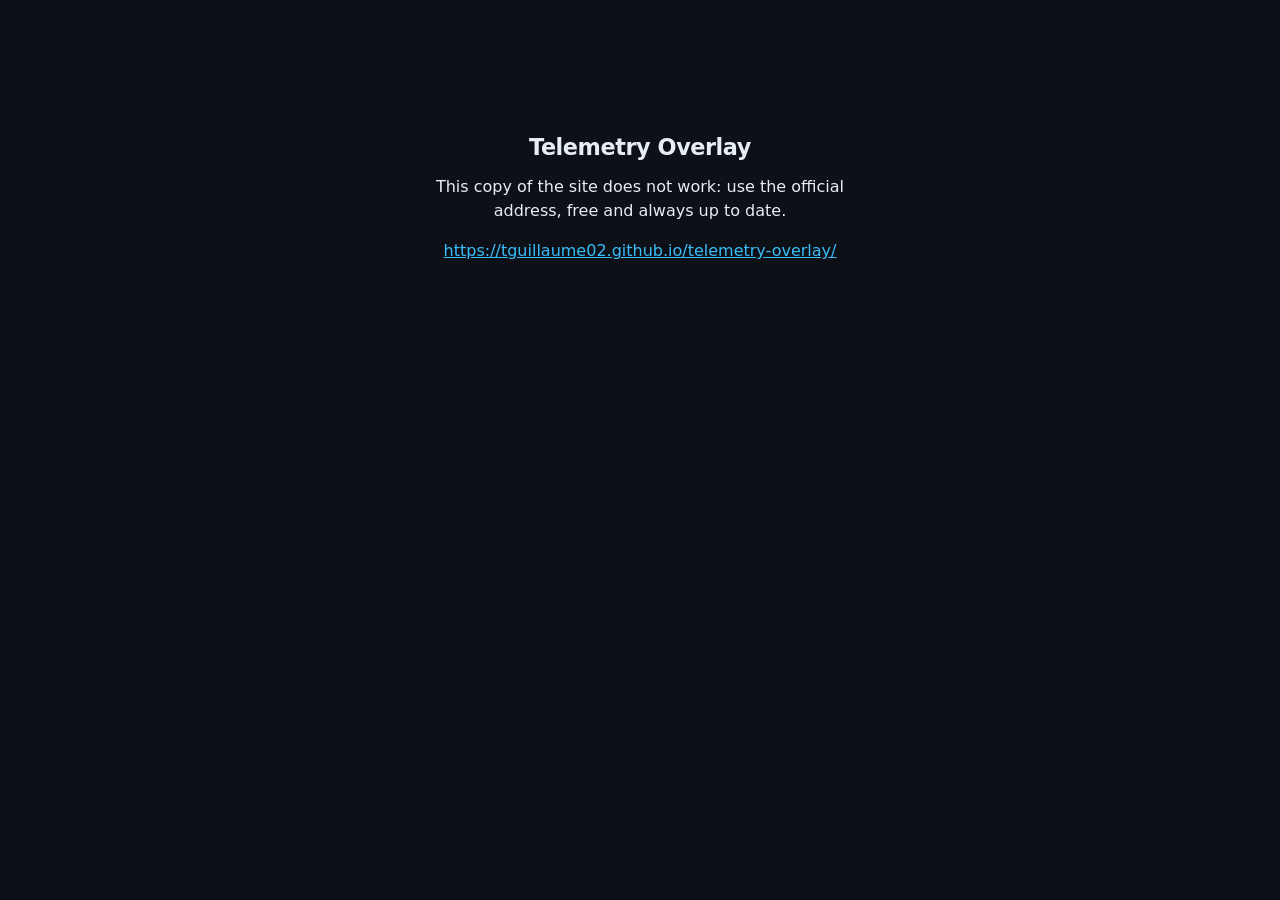
<file: presentation.html>
<!doctype html>
<html lang="fr">
<head>
  <meta charset="utf-8">
  <!-- Telemetry Overlay © 2026 Thibault Guillaume. Tous droits réservés / All rights reserved. Licence : https://github.com/tguillaume02/telemetry-overlay/blob/main/LICENSE -->
  <meta name="copyright" content="© 2026 Thibault Guillaume. Tous droits réservés / All rights reserved.">
  <meta name="viewport" content="width=device-width, initial-scale=1">
  <title>Telemetry Overlay · Ta télémétrie (drone, FPV, GoPro, vélo) sur ta vidéo</title>
  <meta name="description" content="Incruste altitude, vitesse, batterie, GPS et trajectoire 3D sur tes vidéos de drone, d'avion RC, de GoPro ou de vélo. Gratuit, dans le navigateur, sans rien envoyer sur un serveur.">
  <meta property="og:type" content="website">
  <meta property="og:site_name" content="Telemetry Overlay">
  <meta property="og:title" content="Telemetry Overlay · Ta télémétrie (drone, FPV, GoPro, vélo) sur ta vidéo">
  <meta property="og:description" content="Drone, FPV, avion RC, GoPro, Insta360, vélo, rando : altitude, vitesse, GPS, cardio, carte et trajet 3D sur relief réel incrustés sur ta vidéo. Gratuit, 100 % local.">
  <meta property="og:url" content="https://tguillaume02.github.io/telemetry-overlay/presentation.html">
  <meta property="og:locale" content="fr_FR">
  <meta property="og:locale:alternate" content="en_US">
  <meta property="og:image" content="https://tguillaume02.github.io/telemetry-overlay/logo/og-image.jpg?v=2">
  <meta property="og:image:width" content="2400">
  <meta property="og:image:height" content="1260">
  <meta name="twitter:card" content="summary_large_image">
  <meta name="twitter:image" content="https://tguillaume02.github.io/telemetry-overlay/logo/og-image.jpg?v=2">
  <link rel="icon" type="image/svg+xml" href="logo/telemetry-overlay-icon.svg">
  <link rel="icon" type="image/png" sizes="32x32" href="logo/favicon-32.png">
  <link rel="apple-touch-icon" href="logo/apple-touch-icon.png">
  <meta name="theme-color" content="#0d1117">
  <style>
    :root {
      --bg: #0d1117;
      --bg-2: #0b1626;
      --panel: #161b22;
      --line: #2a313c;
      --text: #e6edf3;
      --muted: #8b98a8;
      --accent: #38bdf8;
      --accent-ink: #04212f;
      --blue: #1e9bff;
      --green: #3ddc5a;
      --grad: linear-gradient(90deg, var(--blue), var(--green));
      --mono: ui-monospace, "Cascadia Mono", Consolas, monospace;
      color-scheme: dark;
    }
    * { box-sizing: border-box; }
    html { scroll-behavior: smooth; }
    html[data-lang="fr"] [lang="en"], html[data-lang="en"] [lang="fr"] { display: none !important; }
    body {
      margin: 0;
      background: var(--bg);
      color: var(--text);
      font: 16px/1.55 "Segoe UI", Roboto, system-ui, sans-serif;
      overflow-x: hidden;
    }
    a { color: var(--accent); }
    img { max-width: 100%; height: auto; display: block; }
    .wrap { max-width: 1180px; margin: 0 auto; padding: 0 24px; }

    /* Barre du haut */
    .nav {
      position: sticky; top: 0; z-index: 10;
      display: flex; align-items: center; gap: 18px;
      padding: 10px 24px;
      background: rgba(13, 17, 23, .82);
      backdrop-filter: blur(10px);
      border-bottom: 1px solid var(--line);
    }
    .brand { display: flex; align-items: center; gap: 10px; color: var(--text); text-decoration: none; font-weight: 700; letter-spacing: .02em; }
    .brand img { width: 32px; height: 32px; }
    .nav-links { display: flex; gap: 18px; margin-left: auto; font-size: 14px; }
    .nav-links a { color: var(--muted); text-decoration: none; }
    .nav-links a:hover { color: var(--text); }
    .lang { display: flex; border: 1px solid var(--line); border-radius: 999px; overflow: hidden; }
    .lang button { padding: 3px 10px; border: 0; background: transparent; color: var(--muted); font: 12px inherit; cursor: pointer; }
    .lang button[aria-pressed="true"] { background: var(--accent); color: var(--accent-ink); font-weight: 700; }
    .btn {
      display: inline-flex; align-items: center; gap: 8px;
      padding: 12px 22px; border-radius: 999px;
      font-weight: 700; text-decoration: none; white-space: nowrap;
      transition: transform .15s, box-shadow .15s;
    }
    .btn:hover { transform: translateY(-1px); }
    .btn-main { background: var(--grad); color: #03131d; box-shadow: 0 6px 24px rgba(30, 155, 255, .35); }
    .btn-main:hover { box-shadow: 0 8px 30px rgba(61, 220, 90, .35); }
    .btn-ghost { border: 1px solid var(--line); color: var(--text); background: rgba(22, 27, 34, .7); }
    .btn-ghost:hover { border-color: var(--accent); }
    .btn-sm { padding: 6px 14px; font-size: 14px; }

    /* Accroche */
    .hero { position: relative; min-height: min(88vh, 820px); display: flex; align-items: flex-end; isolation: isolate; }
    .hero-bg { position: absolute; inset: 0; z-index: -1; }
    .hero-bg img { width: 100%; height: 100%; object-fit: cover; object-position: center 30%; }
    .hero-bg::after {
      content: ""; position: absolute; inset: 0;
      background:
        linear-gradient(90deg, rgba(13, 17, 23, .92) 0%, rgba(13, 17, 23, .6) 45%, rgba(13, 17, 23, .1) 75%),
        linear-gradient(0deg, var(--bg) 0%, rgba(13, 17, 23, 0) 40%);
    }
    .hero .wrap { width: 100%; padding-top: 80px; padding-bottom: 48px; }
    .kicker { margin: 0 0 14px; font: 600 12px/1 var(--mono); letter-spacing: .18em; text-transform: uppercase; color: #9fdcfb; }
    h1 { margin: 0; max-width: 19ch; font-size: clamp(32px, 4.6vw, 60px); line-height: 1.08; letter-spacing: -.02em; }
    h1 br.desk { display: none; }
    @media (min-width: 1000px) {
      h1 { max-width: none; font-size: clamp(44px, 3.9vw, 58px); }
      h1 br.desk { display: inline; }
    }
    .grad-text { background: var(--grad); -webkit-background-clip: text; background-clip: text; color: transparent; }
    .hero p.lead { max-width: 560px; margin: 20px 0 28px; font-size: 18px; color: #c9d6e3; }
    .cta { display: flex; flex-wrap: wrap; gap: 12px; }
    .stats { display: grid; grid-template-columns: repeat(4, minmax(0, 1fr)); gap: 12px; max-width: 720px; margin-top: 44px; }
    .stat { padding: 12px 14px; border: 1px solid var(--line); border-radius: 10px; background: rgba(13, 17, 23, .7); backdrop-filter: blur(6px); }
    .stat b { display: block; font: 700 26px/1.1 var(--mono); }
    .stat span { font: 600 11px/1.3 var(--mono); letter-spacing: .1em; text-transform: uppercase; color: var(--muted); }

    /* Sections */
    section { padding: 88px 0; }
    .eyebrow { margin: 0 0 10px; font: 600 12px/1 var(--mono); letter-spacing: .18em; text-transform: uppercase; color: var(--green); }
    h2 { margin: 0 0 14px; font-size: clamp(28px, 4vw, 44px); line-height: 1.1; letter-spacing: -.01em; }
    .sub { max-width: 640px; margin: 0 0 40px; color: var(--muted); font-size: 17px; }

    /* Univers */
    .uses { display: grid; grid-template-columns: repeat(auto-fit, minmax(250px, 1fr)); gap: 16px; }
    .use {
      position: relative; padding: 22px; border: 1px solid var(--line); border-radius: 14px;
      background: linear-gradient(180deg, var(--panel), var(--bg));
      transition: border-color .2s, transform .2s;
    }
    .use:hover { border-color: var(--accent); transform: translateY(-2px); }
    .use .num { font: 600 12px var(--mono); color: var(--muted); }
    .use h3 { margin: 6px 0 8px; font-size: 21px; }
    .use p { margin: 0 0 14px; color: #c0ccd8; font-size: 15px; }
    .chips { display: flex; flex-wrap: wrap; gap: 6px; margin: 0; padding: 0; list-style: none; }
    .chips li { padding: 2px 8px; border: 1px solid var(--line); border-radius: 6px; font: 600 11px/1.6 var(--mono); letter-spacing: .06em; color: #9fdcfb; }

    /* Vidéo */
    .video-try { margin: 18px 0 0; color: var(--muted); font-size: 16px; }
    .video-try a { color: var(--accent); font-weight: 600; }
    .video-box { position: relative; border: 1px solid var(--line); border-radius: 16px; overflow: hidden; background: #000; box-shadow: 0 30px 80px rgba(0, 0, 0, .5); aspect-ratio: 16 / 9; }
    .video-box iframe { position: absolute; inset: 0; display: block; width: 100%; height: 100%; border: 0; background: #000; }

    /* Galerie */
    .gallery { display: grid; grid-template-columns: repeat(6, minmax(0, 1fr)); gap: 16px; }
    .shot { margin: 0; border: 1px solid var(--line); border-radius: 14px; overflow: hidden; background: var(--panel); }
    .shot img { width: 100%; aspect-ratio: 16 / 9; object-fit: cover; }
    .shot figcaption { padding: 14px 16px 16px; }
    .shot figcaption b { display: block; margin-bottom: 4px; }
    .shot figcaption span { color: var(--muted); font-size: 14px; }
    .shot.big { grid-column: span 3; }
    .shot.mid { grid-column: span 2; }

    /* Sources */
    .sources { display: grid; grid-template-columns: repeat(auto-fit, minmax(240px, 1fr)); gap: 12px; }
    .src { padding: 16px 18px; border: 1px solid var(--line); border-radius: 12px; background: var(--panel); }
    .src b { display: block; margin-bottom: 4px; }
    .src span { color: var(--muted); font-size: 14px; }
    .src code { font: 12px var(--mono); color: #c9d6e3; }
    .marquee { margin-top: 40px; overflow: hidden; border-block: 1px solid var(--line); padding: 14px 0; mask-image: linear-gradient(90deg, transparent, #000 10%, #000 90%, transparent); }
    .marquee-track { display: flex; gap: 40px; width: max-content; animation: defile 40s linear infinite; }
    .marquee-track span { font: 600 13px var(--mono); letter-spacing: .12em; text-transform: uppercase; color: var(--muted); white-space: nowrap; }
    .marquee-track span::before { content: "◆"; margin-right: 40px; color: var(--blue); }
    @keyframes defile { to { transform: translateX(-50%); } }
    @media (prefers-reduced-motion: reduce) { .marquee-track { animation: none; } }

    /* Étapes */
    .how { display: grid; grid-template-columns: 1fr 1.4fr; gap: 48px; align-items: start; }
    .steps { counter-reset: s; margin: 0; padding: 0; list-style: none; display: grid; gap: 14px; }
    .steps li { counter-increment: s; display: grid; grid-template-columns: 52px 1fr; gap: 4px 16px; padding: 20px; border: 1px solid var(--line); border-radius: 14px; background: var(--panel); }
    .steps li::before { content: counter(s, decimal-leading-zero); grid-row: span 2; font: 700 28px/1 var(--mono); background: var(--grad); -webkit-background-clip: text; background-clip: text; color: transparent; }
    .steps b { font-size: 18px; }
    .steps span { color: var(--muted); font-size: 15px; }

    /* Atouts */
    .perks { display: grid; grid-template-columns: repeat(auto-fit, minmax(220px, 1fr)); gap: 16px; }
    .perk { padding: 20px; border-left: 2px solid; border-image: var(--grad) 1; background: linear-gradient(90deg, rgba(30, 155, 255, .06), transparent); }
    .perk b { display: block; margin-bottom: 6px; font-size: 17px; }
    .perk span { color: var(--muted); font-size: 15px; }

    /* Final */
    .final { text-align: center; padding: 100px 0; background: radial-gradient(ellipse at 50% 0%, rgba(30, 155, 255, .18), transparent 60%), radial-gradient(ellipse at 50% 100%, rgba(61, 220, 90, .1), transparent 60%); border-top: 1px solid var(--line); }
    .final h2 { margin-inline: auto; max-width: 18ch; }
    .final .sub { margin-inline: auto; }
    .final .cta { justify-content: center; }
    .price { margin: 0 0 28px; font: 700 clamp(36px, 6vw, 60px)/1 var(--mono); }
    .price small { display: block; margin-top: 8px; font: 500 14px/1.4 "Segoe UI", system-ui, sans-serif; color: var(--muted); }
    .donate { margin-top: 26px; color: var(--muted); font-size: 14px; }
    .donate a { color: var(--text); font-weight: 600; text-decoration: none; margin: 0 6px; white-space: nowrap; }
    .donate a:hover { color: var(--accent); }
    footer { padding: 26px 0 36px; border-top: 1px solid var(--line); color: var(--muted); font-size: 13px; }
    footer .wrap { display: flex; flex-wrap: wrap; gap: 8px 22px; justify-content: space-between; }
    footer a { color: var(--muted); }

    @media (max-width: 900px) {
      .how { grid-template-columns: 1fr; gap: 24px; }
      .gallery { grid-template-columns: 1fr 1fr; }
      .shot.big, .shot.mid { grid-column: span 2; }
      .nav-links { display: none; }
      .lang { margin-left: auto; }
    }
    @media (max-width: 600px) {
      .wrap { padding: 0 16px; }
      .nav { padding: 10px 16px; gap: 10px; }
      .nav .btn-sm { display: none; }
      section { padding: 64px 0; }
      .stats { grid-template-columns: 1fr 1fr; }
      .hero-bg::after { background: linear-gradient(0deg, var(--bg) 10%, rgba(13, 17, 23, .75) 60%, rgba(13, 17, 23, .4)); }
      .cta .btn { width: 100%; justify-content: center; }
      .steps li { grid-template-columns: 40px 1fr; padding: 16px; }
    }
  </style>
</head>
<body>
  <header class="nav">
    <a class="brand" href="#top"><img src="logo/telemetry-overlay-icon.svg" alt="" width="32" height="32">Telemetry Overlay</a>
    <nav class="nav-links" aria-label="Sections">
      <a href="#usages"><span lang="fr">Usages</span><span lang="en">Uses</span></a>
      <a href="#galerie"><span lang="fr">Rendu</span><span lang="en">Results</span></a>
      <a href="#sources"><span lang="fr">Sources</span><span lang="en">Sources</span></a>
      <a href="#comment"><span lang="fr">Comment ça marche</span><span lang="en">How it works</span></a>
      <a href="guide.html">Guide</a>
    </nav>
    <div class="lang" role="group" aria-label="Langue / Language">
      <button type="button" data-set-lang="fr">FR</button>
      <button type="button" data-set-lang="en">EN</button>
    </div>
    <a class="btn btn-main btn-sm" href="./"><span lang="fr">Ouvrir l'appli</span><span lang="en">Open the app</span></a>
  </header>

  <main id="top">
    <!-- Accroche -->
    <div class="hero">
      <div class="hero-bg"><img src="presentation/pres1.jpg" alt="" width="1400" height="792" fetchpriority="high"></div>
      <div class="wrap">
        <p class="kicker"><span lang="fr">Gratuit · dans le navigateur · 100 % local</span><span lang="en">Free · in the browser · 100% local</span></p>
        <h1 lang="fr">La télémétrie de ton vol, ta rando,<br class="desk"> ta sortie vélo ou moto…<br class="desk"> <span class="grad-text">incrustée dans ta vidéo.</span></h1>
        <h1 lang="en">The telemetry of your flight, hike,<br class="desk"> bike or motorbike ride…<br class="desk"> <span class="grad-text">overlaid on your video.</span></h1>
        <p class="lead" lang="fr">Altitude, vitesse, cardio, batterie, liaison radio, gaz, horizon, carte et trajet rejoué en 3D sur le relief réel : Telemetry Overlay incruste la télémétrie de ta radio, de ton contrôleur de vol, de ton drone DJI, de tes lunettes, de ta caméra ou de ta montre GPS sur ta vidéo. Rien à installer, rien à envoyer.</p>
        <p class="lead" lang="en">Altitude, speed, heart rate, battery, radio link, throttle, horizon, map and the route replayed in 3D over real terrain: Telemetry Overlay overlays the telemetry from your radio, flight controller, DJI drone, goggles, camera or GPS watch onto your video. Nothing to install, nothing to upload.</p>
        <div class="cta">
          <a class="btn btn-main" href="./"><span lang="fr">▶ Ouvrir l'application, c'est gratuit</span><span lang="en">▶ Open the app, it's free</span></a>
          <a class="btn btn-ghost" href="#video"><span lang="fr">Voir la vidéo de présentation</span><span lang="en">Watch the intro video</span></a>
        </div>
        <div class="stats">
          <div class="stat"><b>10+</b><span lang="fr">Formats de log</span><span lang="en">Log formats</span></div>
          <div class="stat"><b>4K</b><span lang="fr">Export</span><span lang="en">Export</span></div>
          <div class="stat"><b>3D</b><span lang="fr">Relief réel</span><span lang="en">Real terrain</span></div>
          <div class="stat"><b>0 €</b><span lang="fr">Sans compte</span><span lang="en">No account</span></div>
        </div>
      </div>
    </div>

    <!-- Usages -->
    <section id="usages">
      <div class="wrap">
        <p class="eyebrow"><span lang="fr">Quatre univers, un seul outil</span><span lang="en">Four worlds, one tool</span></p>
        <h2 lang="fr">De l'aile volante au vélo, la même appli.</h2>
        <h2 lang="en">From flying wing to bike, the same app.</h2>
        <p class="sub" lang="fr">Les logs sont lus tels quels, sans conversion préalable. Ce qui s'affiche dépend de ce que ton log contient.</p>
        <p class="sub" lang="en">Logs are read as is, with no prior conversion. What you can show depends on what your log holds.</p>
        <div class="uses">
          <article class="use">
            <span class="num">01</span>
            <h3 lang="fr">FPV et modèles RC</h3><h3 lang="en">FPV and RC models</h3>
            <p lang="fr">Log CSV de ta radio EdgeTX, blackbox INAV / Betaflight, log ArduPilot : RSSI, LQ, tension, courant, mAh, manches et horizon vrai.</p>
            <p lang="en">EdgeTX radio CSV log, INAV / Betaflight blackbox, ArduPilot log: RSSI, LQ, voltage, current, mAh, sticks and true horizon.</p>
            <ul class="chips"><li>RSSI</li><li>LQ</li><li>V</li><li>mAh</li><li lang="fr">MANCHES</li><li lang="en">STICKS</li></ul>
          </article>
          <article class="use">
            <span class="num">02</span>
            <h3 lang="fr">Drones DJI</h3><h3 lang="en">DJI drones</h3>
            <p lang="fr">La télémétrie du MP4 lui-même, le fichier .SRT ou le FlightRecord .txt : altitude, vitesse, cap, batterie, et le vol rejoué en 3D.</p>
            <p lang="en">Telemetry from the MP4 itself, the .SRT file or the FlightRecord .txt: altitude, speed, heading, battery, and the flight replayed in 3D.</p>
            <ul class="chips"><li>ALT</li><li>KM/H</li><li lang="fr">CAP</li><li lang="en">HDG</li><li>3D</li><li>SRT</li></ul>
          </article>
          <article class="use">
            <span class="num">03</span>
            <h3 lang="fr">Lunettes et OSD</h3><h3 lang="en">Goggles and OSD</h3>
            <p lang="fr">Le fichier .osd des lunettes Walksnail ou DJI (WTFOS) est redessiné avec ses polices, et combiné aux jauges d'un log de vol.</p>
            <p lang="en">The .osd file from Walksnail or DJI (WTFOS) goggles is redrawn with its fonts, and combined with gauges from a flight log.</p>
            <ul class="chips"><li>OSD</li><li>WALKSNAIL</li><li>WTFOS</li><li lang="fr">LIAISON</li><li lang="en">LINK</li></ul>
          </article>
          <article class="use">
            <span class="num">04</span>
            <h3 lang="fr">Caméras, vélo, course</h3><h3 lang="en">Cameras, bike, running</h3>
            <p lang="fr">GPS et capteurs de ta GoPro ou Insta360, activité Garmin / Wahoo en FIT, TCX ou GPX : vitesse, dénivelé, cardio, cadence, puissance.</p>
            <p lang="en">GPS and sensors from your GoPro or Insta360, Garmin / Wahoo activity as FIT, TCX or GPX: speed, elevation, heart rate, cadence, power.</p>
            <ul class="chips"><li>GPS</li><li>BPM</li><li>W</li><li lang="fr">CADENCE</li><li lang="en">CADENCE</li><li>D+</li></ul>
          </article>
        </div>
      </div>
    </section>

    <!-- Vidéo -->
    <section id="video" style="padding-top:0">
      <div class="wrap">
        <p class="eyebrow"><span lang="fr">Le film en quelques minutes</span><span lang="en">The film in a few minutes</span></p>
        <h2 lang="fr">Ta caméra a tout vu. Montre-le.</h2>
        <h2 lang="en">Your camera saw it all. Show it.</h2>
        <p class="sub" lang="fr">De l'import des fichiers à l'export de la vidéo finale, en passant par la synchro automatique et l'OSD des lunettes redessiné.</p>
        <p class="sub" lang="en">From importing the files to exporting the final video, with automatic sync and the redrawn goggle OSD along the way.</p>
        <div class="video-box">
          <!-- Vidéo hébergée sur YouTube (anglaise pour toutes les langues) : lecteur affiché directement,
               avec sa miniature et son bouton play, chargé quand la section approche (loading="lazy") -->
          <iframe src="https://www.youtube-nocookie.com/embed/WbVDQ5K0g-s?rel=0&amp;modestbranding=1" title="Telemetry Overlay"
            loading="lazy" allow="accelerometer; autoplay; clipboard-write; encrypted-media; gyroscope; picture-in-picture; web-share"
            allowfullscreen referrerpolicy="strict-origin-when-cross-origin"></iframe>
        </div>
        <p class="video-try" lang="fr">Pas de vidéo sous la main ? <a href="./#exemple">Essaie l'appli avec la minute de vol de la vidéo →</a> (lunettes Walksnail Avatar + OSD INAV, 12 Mo)</p>
        <p class="video-try" lang="en">No footage at hand? <a href="./#exemple">Try the app with the minute of flight from the video →</a> (Walksnail Avatar goggles + INAV OSD, 12 MB)</p>
      </div>
    </section>

    <!-- Galerie -->
    <section id="galerie" style="padding-top:0">
      <div class="wrap">
        <p class="eyebrow"><span lang="fr">Ce que ça donne</span><span lang="en">What you get</span></p>
        <h2 lang="fr">Des jauges nettes. Un vol qui survole le vrai terrain.</h2>
        <h2 lang="en">Sharp gauges. A flight over the real terrain.</h2>
        <p class="sub" lang="fr">Chaque jauge se glisse où tu veux dans l'aperçu, se redimensionne à la molette et prend son propre style.</p>
        <p class="sub" lang="en">Drag each gauge anywhere in the preview, resize it with the mouse wheel and give it its own style.</p>
        <div class="gallery">
          <figure class="shot big">
            <img src="presentation/pres1.jpg" alt="Vidéo d'avion RC avec compteur de vitesse, cap, mini-carte satellite et bandeau de télémétrie" loading="lazy" width="1400" height="792">
            <figcaption><b lang="fr">Jauges incrustées</b><b lang="en">Overlaid gauges</b>
              <span lang="fr">Compteur à aiguille, bande de cap, mini-carte satellite et bandeau de valeurs.</span>
              <span lang="en">Needle gauge, heading tape, satellite mini-map and value strip.</span></figcaption>
          </figure>
          <figure class="shot big">
            <img src="presentation/pres2.jpg" alt="Vue 3D du vol sur relief réel avec rideau de trajectoire et statistiques" loading="lazy" width="965" height="545">
            <figcaption><b lang="fr">Vue 3D sur relief réel</b><b lang="en">3D view over real terrain</b>
              <span lang="fr">Le vol rejoué en plein écran, caméra derrière l'appareil, photo satellite et rideau de trajectoire.</span>
              <span lang="en">The flight replayed full screen, chase camera, satellite photo and track curtain.</span></figcaption>
          </figure>
          <figure class="shot mid">
            <img src="captures/jauges.png" alt="Panneau des jauges avec horizon artificiel, boussole et mini-carte" loading="lazy" width="1600" height="1000">
            <figcaption><b lang="fr">Horizon, boussole, carte</b><b lang="en">Horizon, compass, map</b>
              <span lang="fr">Valeur, graphe, cadran, barre ou bande verticale, en 8 zones ou position libre.</span>
              <span lang="en">Value, graph, dial, bar or vertical tape, in 8 zones or free position.</span></figcaption>
          </figure>
          <figure class="shot mid">
            <img src="captures/synchro.png" alt="Panneau de synchronisation vidéo / log" loading="lazy" width="1600" height="1000">
            <figcaption><b lang="fr">Synchro automatique</b><b lang="en">Automatic sync</b>
              <span lang="fr">Au son des moteurs ou au mouvement de l'image ; instantanée avec DJI, GoPro, Insta360.</span>
              <span lang="en">By motor sound or image motion; instant with DJI, GoPro, Insta360.</span></figcaption>
          </figure>
          <figure class="shot mid">
            <img src="captures/interface.png" alt="L'application avec la vidéo, le graphe du log et la frise des coupes" loading="lazy" width="1600" height="1000">
            <figcaption><b lang="fr">Un vrai petit monteur</b><b lang="en">A real little editor</b>
              <span lang="fr">Coupes, fondus, musique avec forme d'onde, export vertical 9:16, courbes du vol dans l'Analyzer.</span>
              <span lang="en">Cuts, fades, music with waveform, vertical 9:16 export, flight graphs in the Analyzer.</span></figcaption>
          </figure>
        </div>
      </div>
    </section>

    <!-- Sources -->
    <section id="sources" style="padding-top:0">
      <div class="wrap">
        <p class="eyebrow"><span lang="fr">Sources lues</span><span lang="en">Supported sources</span></p>
        <h2 lang="fr">D'où viennent tes données ?</h2>
        <h2 lang="en">Where does your data come from?</h2>
        <p class="sub" lang="fr">Glisse le fichier, l'appli reconnaît le format. Aucune conversion, aucun logiciel tiers.</p>
        <p class="sub" lang="en">Drop the file, the app recognizes the format. No conversion, no third-party software.</p>
        <div class="sources">
          <div class="src"><b>EdgeTX</b><span lang="fr">Le CSV du dossier <code>LOGS</code> de la carte SD de ta radio.</span><span lang="en">The CSV from your radio's SD card <code>LOGS</code> folder.</span></div>
          <div class="src"><b>ArduPilot · MAVLink</b><span lang="fr">DataFlash <code>.bin</code> / <code>.log</code>, ou <code>.tlog</code> / <code>.rlog</code> de la station sol.</span><span lang="en">DataFlash <code>.bin</code> / <code>.log</code>, or ground station <code>.tlog</code> / <code>.rlog</code>.</span></div>
          <div class="src"><b>INAV · Betaflight</b><span lang="fr">Blackbox brute <code>.TXT</code> / <code>.BBL</code> ou exportée en CSV.</span><span lang="en">Raw <code>.TXT</code> / <code>.BBL</code> blackbox or exported CSV.</span></div>
          <div class="src"><b>DJI</b><span lang="fr">La vidéo MP4 elle-même, le <code>.SRT</code> ou le FlightRecord <code>.txt</code>.</span><span lang="en">The MP4 video itself, the <code>.SRT</code> or the FlightRecord <code>.txt</code>.</span></div>
          <div class="src"><b>Walksnail · DJI WTFOS</b><span lang="fr">L'OSD des lunettes <code>.osd</code> et le <code>.SRT</code> de liaison.</span><span lang="en">Goggle OSD <code>.osd</code> and link <code>.SRT</code>.</span></div>
          <div class="src"><b>GoPro</b><span lang="fr">Le GPS et les capteurs GPMF déjà dans ton MP4 (HERO5 et suivantes).</span><span lang="en">GPS and GPMF sensors already in your MP4 (HERO5 and later).</span></div>
          <div class="src"><b>Insta360</b><span lang="fr">Le GPS et le gyroscope du <code>.insv</code> / <code>.mp4</code> original.</span><span lang="en">GPS and gyro from the original <code>.insv</code> / <code>.mp4</code>.</span></div>
          <div class="src"><b>Garmin · Wahoo · Strava</b><span lang="fr">Activité <code>.FIT</code>, <code>.TCX</code> ou trace <code>.GPX</code>.</span><span lang="en"><code>.FIT</code>, <code>.TCX</code> activity or <code>.GPX</code> track.</span></div>
          <div class="src"><b lang="fr">Chronos de circuit</b><b lang="en">Lap timers</b><span lang="fr">RaceChrono, AiM (CSV Race Studio), VBOX <code>.vbo</code>, Harry's LapTimer, TrackAddict, RaceBox, NMEA : un marqueur par tour.</span><span lang="en">RaceChrono, AiM (Race Studio CSV), VBOX <code>.vbo</code>, Harry's LapTimer, TrackAddict, RaceBox, NMEA: one marker per lap.</span></div>
        </div>
      </div>
      <div class="marquee" aria-hidden="true">
        <div class="marquee-track">
          <span>EdgeTX CSV</span><span>ArduPilot .bin</span><span>MAVLink .tlog</span><span>INAV blackbox</span><span>DJI SRT</span><span>DJI djmd</span><span>Walksnail .osd</span><span>GoPro GPMF</span><span>Insta360 .insv</span><span>Garmin FIT</span><span>GPX</span><span>RaceChrono</span><span>AiM</span><span>VBOX .vbo</span><span>H.264 / H.265 / AV1</span><span>PNG alpha</span><span>9:16</span>
          <span>EdgeTX CSV</span><span>ArduPilot .bin</span><span>MAVLink .tlog</span><span>INAV blackbox</span><span>DJI SRT</span><span>DJI djmd</span><span>Walksnail .osd</span><span>GoPro GPMF</span><span>Insta360 .insv</span><span>Garmin FIT</span><span>GPX</span><span>RaceChrono</span><span>AiM</span><span>VBOX .vbo</span><span>H.264 / H.265 / AV1</span><span>PNG alpha</span><span>9:16</span>
        </div>
      </div>
    </section>

    <!-- Comment ça marche -->
    <section id="comment" style="padding-top:0">
      <div class="wrap how">
        <div>
          <p class="eyebrow"><span lang="fr">Comment ça marche</span><span lang="en">How it works</span></p>
          <h2 lang="fr">Trois gestes. Aucun réglage obligatoire.</h2>
          <h2 lang="en">Three steps. No setting required.</h2>
          <p class="sub" lang="fr">Tout se passe dans ton navigateur : la vidéo et le log ne quittent jamais ton ordinateur. Optimisé pour Chrome et Edge sur ordinateur.</p>
          <p class="sub" lang="en">Everything runs in your browser: the video and the log never leave your computer. Optimized for desktop Chrome and Edge.</p>
          <a class="btn btn-ghost" href="guide.html"><span lang="fr">📖 Lire le guide complet</span><span lang="en">📖 Read the full guide</span></a>
        </div>
        <ol class="steps">
          <li lang="fr"><b>Glisse la vidéo et le log</b><span>CSV EdgeTX, blackbox, SRT DJI, MP4 GoPro… La synchro se cale toute seule, au son des moteurs ou au mouvement de l'image.</span></li>
          <li lang="en"><b>Drop the video and the log</b><span>EdgeTX CSV, blackbox, DJI SRT, GoPro MP4… Sync happens on its own, by motor sound or image motion.</span></li>
          <li lang="fr"><b>Choisis tes jauges</b><span>Horizon, boussole, carte satellite, vol 3D, statistiques. Déplace-les dans l'aperçu, change police et couleurs.</span></li>
          <li lang="en"><b>Pick your gauges</b><span>Horizon, compass, satellite map, 3D flight, statistics. Move them in the preview, change font and colors.</span></li>
          <li lang="fr"><b>Exporte</b><span>Vidéo finale jusqu'en 4K, à la qualité de la source, ou séquence PNG transparente pour Premiere, DaVinci Resolve ou Final Cut. Les marqueurs deviennent des chapitres YouTube.</span></li>
          <li lang="en"><b>Export</b><span>Final video up to 4K at source quality, or a transparent PNG sequence for Premiere, DaVinci Resolve or Final Cut. Markers become YouTube chapters.</span></li>
        </ol>
      </div>
    </section>

    <!-- Atouts -->
    <section id="atouts" style="padding-top:0">
      <div class="wrap">
        <p class="eyebrow"><span lang="fr">Pourquoi Telemetry Overlay</span><span lang="en">Why Telemetry Overlay</span></p>
        <h2 lang="fr">Ce que les autres outils ne font pas.</h2>
        <h2 lang="en">What other tools don't do.</h2>
        <p class="sub" lang="fr">Comparé à DashWare, RaceRender, Garmin VIRB Edit et aux outils OSD FPV.</p>
        <p class="sub" lang="en">Compared with DashWare, RaceRender, Garmin VIRB Edit and FPV OSD tools.</p>
        <div class="perks">
          <div class="perk"><b lang="fr">Logs FPV natifs</b><b lang="en">Native FPV logs</b><span lang="fr">EdgeTX, ArduPilot, INAV et DJI .txt lus sans conversion.</span><span lang="en">EdgeTX, ArduPilot, INAV and DJI .txt read with no conversion.</span></div>
          <div class="perk"><b lang="fr">Synchro automatique</b><b lang="en">Automatic sync</b><span lang="fr">Par le son des moteurs ou le mouvement de l'image.</span><span lang="en">By motor sound or image motion.</span></div>
          <div class="perk"><b lang="fr">OSD + jauges</b><b lang="en">OSD + gauges</b><span lang="fr">L'OSD des lunettes redessiné avec les jauges d'un log de vol.</span><span lang="en">Goggle OSD redrawn alongside flight log gauges.</span></div>
          <div class="perk"><b lang="fr">Chapitres automatiques</b><b lang="en">Automatic chapters</b><span lang="fr">Décollage, altitude max, batterie faible, tours de circuit… repérés dans le log, exportés en chapitres YouTube ou marqueurs DaVinci Resolve / Premiere.</span><span lang="en">Takeoff, max altitude, low battery, track laps… found in the log, exported as YouTube chapters or DaVinci Resolve / Premiere markers.</span></div>
          <div class="perk"><b lang="fr">Stabilisation gyro</b><b lang="en">Gyro stabilization</b><span lang="fr">L'image stabilisée par le gyroscope du log (en développement).</span><span lang="en">Footage stabilized with the log gyroscope (in development).</span></div>
          <div class="perk"><b lang="fr">Analyse du vol</b><b lang="en">Flight analysis</b><span lang="fr">Courbes du log par-dessus la vidéo : formules, spectre du gyro, comparaison de deux vols, alertes (liaison, tension, vibrations), incrustables à l'export.</span><span lang="en">Log graphs over the video: formulas, gyro spectrum, two-flight comparison, alerts (link, voltage, vibrations), can be burned into the export.</span></div>
          <div class="perk"><b lang="fr">Gratuit, sans installation</b><b lang="en">Free, nothing to install</b><span lang="fr">Une page web, installable comme une appli. Pas de compte.</span><span lang="en">A web page, installable as an app. No account.</span></div>
          <div class="perk"><b lang="fr">Carnet de vol</b><b lang="en">Flight logbook</b><span lang="fr">Chaque log résumé et gardé dans le navigateur : totaux, carte des vols, santé des batteries, nouveaux vols repérés dans ton dossier.</span><span lang="en">Each log summarized and kept in the browser: totals, flights map, battery health, new flights spotted in your folder.</span></div>
          <div class="perk"><b lang="fr">Progression et records</b><b lang="en">Progress and records</b><span lang="fr">Calendrier des jours volés, succès, records personnels battus, bilan de l'année en image à partager.</span><span lang="en">Flying-day calendar, achievements, beaten personal records, year in review as an image to share.</span></div>
          <div class="perk"><b lang="fr">Montage automatique</b><b lang="en">Auto edit</b><span lang="fr">Les moments forts gardés seuls, puis un clip vertical 1080×1920 prêt pour Shorts, Reels et TikTok (expérimental).</span><span lang="en">Only the highlights kept, then a 1080×1920 vertical clip ready for Shorts, Reels and TikTok (experimental).</span></div>
          <div class="perk"><b lang="fr">Second écran</b><b lang="en">Second screen</b><span lang="fr">L'aperçu vidéo ou les graphiques de l'analyse dans une fenêtre à part, pendant que le montage reste dans la principale.</span><span lang="en">The video preview or the analysis graphs in a separate window, while editing stays in the main one.</span></div>
          <div class="perk"><b lang="fr">Projets réutilisables</b><b lang="en">Reusable projects</b><span lang="fr">Configuration de jauges exportable, projet .otproj à rouvrir plus tard.</span><span lang="en">Exportable gauge layout, .otproj project to reopen later.</span></div>
        </div>
      </div>
    </section>

    <!-- Final -->
    <section class="final">
      <div class="wrap">
        <p class="eyebrow"><span lang="fr">Prêt à décoller</span><span lang="en">Ready for takeoff</span></p>
        <h2 lang="fr">Pas d'achat. Pas d'abonnement. Pas de serveur.</h2>
        <h2 lang="en">No purchase. No subscription. No server.</h2>
        <p class="price">0 €<small lang="fr">Toutes les fonctions, sans limite de durée ni filigrane.</small><small lang="en">Every feature, no time limit, no watermark.</small></p>
        <div class="cta">
          <a class="btn btn-main" href="./"><span lang="fr">▶ Ouvrir Telemetry Overlay</span><span lang="en">▶ Open Telemetry Overlay</span></a>
          <a class="btn btn-ghost" href="./#exemple"><span lang="fr">🎬 Essayer avec un exemple</span><span lang="en">🎬 Try with a sample</span></a>
          <a class="btn btn-ghost" href="guide.html"><span lang="fr">📖 Lire le guide</span><span lang="en">📖 Read the guide</span></a>
        </div>
        <p class="donate"><span lang="fr">L'appli t'a plu ? Soutiens le projet :</span><span lang="en">Enjoying the app? Support the project:</span>
          <a href="https://ko-fi.com/thibaultguillaume" target="_blank" rel="noopener">☕ Ko-fi</a>
          <a href="https://paypal.me/ThiDom" target="_blank" rel="noopener">💙 PayPal</a>
          <a href="https://github.com/sponsors/tguillaume02" target="_blank" rel="noopener">💖 GitHub Sponsors</a>
        </p>
      </div>
    </section>
  </main>

  <footer>
    <div class="wrap">
      <span>© 2026 Telemetry Overlay · Thibault Guillaume · <a href="https://github.com/tguillaume02/telemetry-overlay/blob/main/LICENSE" target="_blank" rel="noopener"><span lang="fr">Tous droits réservés</span><span lang="en">All rights reserved</span></a></span>
      <span>
        <a href="guide.html">Guide</a> ·
        <a href="https://github.com/tguillaume02/telemetry-overlay/issues/new" target="_blank" rel="noopener"><span lang="fr">Signaler un bug</span><span lang="en">Report a bug</span></a> ·
        <a href="https://tguillaume02.github.io/" target="_blank" rel="noopener"><span lang="fr">Autres projets</span><span lang="en">Other projects</span></a>
      </span>
    </div>
  </footer>

  <script>
    // Langue partagée avec l'application et le guide (même clé de stockage)
    (() => {
      const KEY = 'telemetry-overlay-lang';
      const root = document.documentElement;
      const set = id => {
        root.dataset.lang = id;
        root.lang = id;
        try { localStorage.setItem(KEY, id); } catch { /* stockage indisponible */ }
        document.querySelectorAll('[data-set-lang]').forEach(b => b.setAttribute('aria-pressed', String(b.dataset.setLang === id)));
      };
      let id;
      try { id = localStorage.getItem(KEY); } catch { /* stockage indisponible */ }
      if (id !== 'fr' && id !== 'en') id = /^fr\b/i.test(navigator.language || '') ? 'fr' : 'en';
      document.querySelectorAll('[data-set-lang]').forEach(b => b.addEventListener('click', () => set(b.dataset.setLang)));
      set(id);
    })();
  </script>
  <!-- Statistiques de visite (js/accueil.js) ; ?nometrics pour ne pas être compté -->
  <script type="module" src="js/accueil.js"></script>
</body>
</html>
</file>
<file: style.css>
:root {
  --bg: #0d1117;
  --panel: #161b22;
  --line: #2a313c;
  --text: #e6edf3;
  --muted: #8b98a8;
  --accent: #38bdf8;
  --accent-ink: #04212f;
  --warn: #fbbf24;
  --surface: #21262d;      /* boutons, frise, courbe */
  --hover: #161b22;
  --rail-bg: #0b1018;
  --topbar-from: #0b1626;
  --brand-main: #fff;
  --wave-bg: #0b0f14;
  --danger: #f87171;
  --ok: #4ade80;
  --ok-line: #2f6f4f;
  /* Dessins des canvas (frise, courbe du log, sons) : lus par js/ui/theme.js */
  --cv-cursor: #fff;
  --cv-text: #e6edf3;
  --cv-halo: rgba(13, 17, 23, 0.85);
  --cv-lane: #161b22;
  --cv-wave: rgba(186, 230, 253, 0.7);
  --cv-wave-cut: #3b4250;
  --cv-clip-sep: rgba(255, 255, 255, 0.6);
  color-scheme: dark;
}

/* Thème clair : par défaut ; le bouton ☀/☾ de l'en-tête passe au sombre */
:root[data-theme="light"] {
  --bg: #f3f5f8;
  --panel: #ffffff;
  --line: #d0d7de;
  --text: #1f2328;
  --muted: #59636e;
  --accent: #0277b5;
  --accent-ink: #ffffff;
  --warn: #b7791f;
  --surface: #e9edf2;
  --hover: #e6eaef;
  --rail-bg: #e9edf2;
  --topbar-from: #dcecfa;
  --brand-main: #0f1a2a;
  --wave-bg: #e9edf2;
  --danger: #d32f2f;
  --ok: #18853d;
  --ok-line: #4caf78;
  --cv-cursor: #1f2328;
  --cv-text: #1f2328;
  --cv-halo: rgba(255, 255, 255, 0.85);
  --cv-lane: #f3f5f8;
  --cv-wave: rgba(2, 119, 181, 0.55);
  --cv-wave-cut: #c4cbd3;
  --cv-clip-sep: rgba(31, 35, 40, 0.55);
  color-scheme: light;
}
:root[data-theme="light"] .topbar-links .link-news { border-color: #18853d66; color: #18853d; }
:root[data-theme="light"] .topbar-tags .tag-browser { border-color: #0277b566; color: #0277b5; }
:root[data-theme="light"] .topbar-tags .tag-browser.warn,
:root[data-theme="light"] .dev-badge { border-color: #b7791f88; color: #9a5b00; }
:root[data-theme="light"] .topbar-links .link-paypal,
:root[data-theme="light"] .donate-paypal { border-color: #0070e066; color: #005bb5; }
:root[data-theme="light"] .topbar-links .link-kofi,
:root[data-theme="light"] .donate-kofi { border-color: #e0403d66; color: #c62f2c; }
:root[data-theme="light"] .topbar-links .link-sponsor { border-color: #bf398a66; color: #a62b77; }
:root[data-theme="light"] .topbar-links .link-guide { border-color: #0277b566; color: #0277b5; }
:root[data-theme="light"] .topbar-links .link-bug { border-color: #b7791f66; color: #8a5a00; }
:root[data-theme="light"] .share-credit { color: #b45309; }
:root[data-theme="light"] .whats-new::backdrop { background: #0005; }

* { box-sizing: border-box; }
[hidden] { display: none !important; }
body {
  margin: 0;
  background: var(--bg);
  color: var(--text);
  font: 15px/1.45 "Segoe UI", Roboto, system-ui, sans-serif;
}

.topbar {
  position: relative;
  display: flex;
  flex-wrap: wrap;
  align-items: center;
  gap: 6px 22px;
  padding: 6px 24px 8px;
  background: linear-gradient(90deg, var(--topbar-from), var(--bg) 60%);
}
/* Filet bleu → vert, repris de l'anneau du logo */
.topbar::after {
  content: "";
  position: absolute;
  inset: auto 0 0;
  height: 2px;
  background: linear-gradient(90deg, #1e9bff, #3ddc5a 45%, var(--line) 75%);
}
.topbar-id { display: flex; flex: none; flex-direction: column; gap: 3px; }
.brand { display: flex; align-items: center; gap: 10px; margin: 0; flex: none; }
.brand-icon { width: 42px; height: 42px; }
.brand-name { display: flex; flex-direction: column; line-height: 1; font-family: "Exo 2", "Segoe UI", sans-serif; font-style: italic; }
.brand-main { font-size: 22px; font-weight: 800; letter-spacing: .02em; text-transform: uppercase; color: var(--brand-main); }
.brand-sub { margin-top: 3px; font-size: 12px; font-weight: 700; letter-spacing: .42em; text-transform: uppercase; color: var(--accent); }
/* Occupe la place libre : pousse .topbar-end à droite, ou le laisse à gauche quand il passe à la ligne */
.topbar-intro { display: flex; flex: 1 0 auto; flex-direction: column; gap: 4px; padding-left: 22px; border-left: 1px solid var(--line); }
.tagline { margin: 0; color: var(--muted); }
/* Hauteur de ligne fixe : le chiffre plus grand ne doit pas agrandir l'en-tête */
.topbar-totals { display: flex; flex-wrap: wrap; align-items: baseline; gap: 0 12px; margin: 0; font-size: 13px; line-height: 17px; color: var(--text); white-space: nowrap; }
.topbar-totals span + span { padding-left: 12px; border-left: 1px solid var(--line); }
.topbar-totals b { font-size: 16px; font-weight: 700; line-height: 0; color: var(--accent); font-variant-numeric: tabular-nums; }
.topbar-tags { display: flex; flex-wrap: wrap; gap: 6px; margin: 0; padding: 0; list-style: none; }
.topbar-tags li {
  padding: 0 8px;
  border: 1px solid var(--line);
  border-radius: 999px;
  font-size: 11px;
  line-height: 16px;
  color: var(--muted);
  white-space: nowrap;
}
.topbar-tags .tag-browser { border-color: #4da3ff66; color: #8cc4ff; }
.topbar-tags .tag-browser.warn { border-color: #ffb02e88; color: #ffc65c; }
.topbar-end { display: flex; align-items: center; gap: 16px; }
/* Deux rangées alignées : aide d'abord, soutien et autres projets ensuite */
.topbar-links { display: grid; grid-template-columns: repeat(4, auto); gap: 4px 6px; }
.topbar-links a, .topbar-links button {
  padding: 1px 9px;
  border: 1px solid var(--line);
  border-radius: 999px;
  background: none;
  font: inherit;
  font-size: 12px;
  line-height: 16px;
  color: var(--muted);
  text-align: center;
  text-decoration: none;
  white-space: nowrap;
}
.topbar-links a:hover, .topbar-links button:hover { border-color: var(--accent); color: var(--text); }
.topbar-links .link-news { position: relative; border-color: #3ddc5a66; color: #6ee787; }
.topbar-links .link-news.unseen::after {
  content: ""; position: absolute; top: -2px; right: -2px;
  width: 8px; height: 8px; border-radius: 50%; background: #3ddc5a;
}
.topbar-links .link-paypal { border-color: #0070e066; color: #6cb4ff; }
.topbar-links .link-kofi { border-color: #ff5e5b66; color: #ff8a87; }
.topbar-links .link-sponsor { border-color: #db61a266; color: #f09ccb; }
.topbar-links .link-guide { border-color: #38bdf866; color: #9fdcfb; }
.topbar-links .link-bug { border-color: #fbbf2466; color: #fcd34d; }
.topbar-links .link-install { border-color: #38bdf8; color: var(--text); font-weight: 600; }
.install-steps { margin: 10px 0 0; padding-left: 20px; }
.install-steps li + li { margin-top: 6px; }
.lang-switch { display: flex; flex: none; border: 1px solid var(--line); border-radius: 999px; overflow: hidden; }
.lang-switch button {
  padding: 2px 10px;
  border: 0;
  border-radius: 0;
  background: transparent;
  color: var(--muted);
  font-size: 12px;
  font-weight: 600;
  cursor: pointer;
}
.lang-switch button[aria-pressed="true"] { background: var(--accent); color: var(--accent-ink); }
.theme-switch { flex: none; display: grid; place-items: center; width: 28px; height: 22px; padding: 0; border-radius: 999px; background: transparent; color: var(--muted); font-size: 14px; line-height: 1; }
.theme-switch:hover:not(:disabled) { color: var(--text); }
/* Plus assez large pour tout garder en bandeau : la langue reste en haut, les liens passent sur leur propre ligne */
@media (max-width: 1140px) {
  .topbar-end { display: contents; }
  /* Une seule rangée, que le bouton « Installer » soit affiché ou non */
  .topbar-links { order: 1; flex: 1 1 100%; grid-template-columns: none; grid-auto-flow: column; grid-auto-columns: 1fr; }
}
@media (max-width: 780px) {
  .topbar { padding: 6px 16px 8px; }
  .topbar-links { grid-auto-flow: row; }
  .topbar-links .link-install { grid-column: 1 / -1; }
  .topbar-id { display: contents; }
  .topbar-tags { order: 1; flex: 1 1 100%; }
  .topbar-intro { order: 2; flex: 1 1 100%; padding-left: 0; border-left: 0; }
  .topbar-links { order: 3; grid-template-columns: repeat(3, 1fr); }
  .lang-switch { margin-left: auto; }
}
@media (max-width: 480px) { .topbar-links { grid-template-columns: repeat(3, 1fr); } }

.layout {
  display: grid;
  grid-template-columns: 76px clamp(270px, 30vw, 340px) minmax(0, 1fr);
  align-items: start;
}
.layout.panel-closed { grid-template-columns: 76px minmax(0, 1fr); }
.layout.panel-closed .panel { display: none; }

/* Bandeau d'icônes : un clic ouvre le panneau de la partie */
.rail {
  display: flex; flex-direction: column; gap: 4px;
  padding: 10px 6px;
  background: var(--rail-bg);
  border-right: 1px solid var(--line);
}
.rail-btn {
  position: relative;
  display: flex; flex-direction: column; align-items: center; gap: 3px;
  padding: 8px 2px 7px;
  border: none; border-radius: 8px;
  background: none;
  color: var(--muted);
  font-size: 11px; font-weight: 600; line-height: 1.1;
}
.rail-btn svg { width: 24px; height: 24px; fill: none; stroke: currentColor; stroke-width: 1.7; stroke-linecap: round; stroke-linejoin: round; }
.rail-btn:hover:not(:disabled) { color: var(--text); background: var(--hover); }
.rail-btn.active { color: var(--accent); background: var(--panel); }
.rail-btn.active::before { content: ""; position: absolute; left: -6px; top: 8px; bottom: 8px; width: 3px; border-radius: 0 3px 3px 0; background: var(--accent); }
.rail-end { margin-top: auto; }

.panel { background: var(--panel); border-right: 1px solid var(--line); }
.panel section { padding: 16px; }
.panel h2 { display: flex; align-items: center; gap: 8px; margin: 0 0 12px; font-size: 16px; }
.panel-close { margin-left: auto; padding: 0 8px; border: none; background: none; color: var(--muted); font-size: 20px; line-height: 1.2; }
.panel-close:hover:not(:disabled) { color: var(--text); background: var(--surface); }
.hint { margin: 0 0 10px; color: var(--muted); font-size: 13px; }
.tip { margin: 0 0 10px; font-size: 13px; }
.tip summary { cursor: pointer; color: var(--muted); }
.tip[open] summary { margin-bottom: 6px; }

.drop {
  display: flex; flex-direction: column;
  border: 1px dashed var(--line);
  border-radius: 8px;
  padding: 10px 12px;
  margin-bottom: 8px;
  cursor: pointer;
}
.drop:hover, .drop.over { border-color: var(--accent); }
.drop.ok { border-style: solid; border-color: var(--ok-line); }
.drop-title { font-weight: 600; }
.drop-name { color: var(--muted); font-size: 13px; overflow-wrap: anywhere; }

button, .primary {
  font: inherit;
  color: var(--text);
  background: var(--surface);
  border: 1px solid var(--line);
  border-radius: 6px;
  padding: 6px 10px;
  cursor: pointer;
}
button:hover:not(:disabled) { border-color: var(--accent); }
button:disabled { opacity: 0.45; cursor: default; }
.primary {
  display: inline-block;
  background: var(--accent);
  color: var(--accent-ink);
  border-color: var(--accent);
  font-weight: 600;
  text-decoration: none;
}
.link { background: none; border: none; color: var(--accent); padding: 0; font-size: 13px; }

/* Vidéos lues à la suite */
.clip-list { list-style: none; margin: -2px 0 6px; padding: 0; font-size: 13px; }
.clip-list li { display: flex; align-items: center; gap: 8px; padding: 2px 0 2px 12px; }
.clip-name { flex: 1; min-width: 0; overflow: hidden; text-overflow: ellipsis; white-space: nowrap; }
.clip-dur { color: var(--muted); font-variant-numeric: tabular-nums; }
.clip-dot { flex: none; width: 8px; height: 8px; border-radius: 50%; }
.clip-tag { flex: none; padding: 0 5px; border: 1px solid var(--line); border-radius: 999px; font-size: 11px; color: var(--muted); }
.clip-list li[draggable="true"] { cursor: grab; }
.clip-list li.dragging { opacity: 0.4; }
.clip-list li.over { box-shadow: inset 0 2px 0 var(--accent); }
.clip-btn { padding: 0 5px; border: none; background: none; color: var(--muted); }
.clip-btn:disabled { opacity: 0.3; }
.clip-btn:hover:not(:disabled) { color: var(--text); background: var(--surface); }
.clip-del:hover:not(:disabled) { color: var(--danger); }
.clip-add { display: block; margin: 0 0 10px 12px; }
.clip-actions { display: flex; flex-wrap: wrap; column-gap: 4px; }
.clip-actions .clip-add[hidden] { display: none; }

.row { display: flex; gap: 6px; flex-wrap: wrap; align-items: center; }
.row + .row { margin-top: 6px; }
.row.pair { display: grid; grid-template-columns: 1fr 1fr; align-items: stretch; }
.row.pair > button { white-space: normal; min-width: 0; font-size: 13px; line-height: 1.25; padding-left: 8px; padding-right: 8px; }
[data-tab="sync"] > .row > button { font-size: 13px; }
[data-tab="sync"] .check { font-size: 13px; }
.row.nudge { flex-wrap: nowrap; gap: 4px; }
.row.nudge > button { padding-left: 5px; padding-right: 5px; flex: none; }
.row.nudge > input { flex: 1; min-width: 0; width: auto; }
[data-tab="sync"] .row:has(> #stabCalib) { margin-top: 8px; }
#markVideo { flex: 1; }
.field { display: block; font-size: 13px; color: var(--muted); margin-top: 10px; }
.field .row { margin-top: 6px; }
input[type="number"], input[type="search"] {
  width: 80px;
  font: inherit;
  color: var(--text);
  background: var(--bg);
  border: 1px solid var(--line);
  border-radius: 6px;
  padding: 5px 8px;
}
select {
  font: inherit; color: var(--text); background: var(--bg);
  border: 1px solid var(--line); border-radius: 6px; padding: 3px 6px;
}
.drift-info p { margin: 0 0 6px; }
.drift-info ul { margin: 0 0 8px; padding-left: 18px; }
.drift-info li { margin: 2px 0; font-variant-numeric: tabular-nums; }
.drift-info li button { padding: 1px 8px; font-size: 12px; }
.drift-info[hidden] { display: none; }
.marks { margin: 8px 0 0; font-size: 13px; color: var(--muted); font-variant-numeric: tabular-nums; }
.msg { margin: 8px 0 0; font-size: 13px; color: var(--muted); }
.msg.error { color: var(--danger); }
#logFlight { width: 100%; margin-top: 6px; }
#logFlight[hidden] { display: none; }

.gauges { display: grid; gap: 6px; }
.gauge {
  display: grid;
  grid-template-columns: 1fr auto;
  gap: 4px 6px;
  padding: 8px;
  border: 1px solid var(--line);
  border-radius: 8px;
  background: var(--bg);
}
.gauge-name { font-weight: 600; font-size: 14px; align-self: center; overflow-wrap: anywhere; }
.gauge-name small { color: var(--muted); font-weight: 400; }
.gauge-tools { display: flex; gap: 2px; }
.gauge-tools button { padding: 2px 7px; font-size: 13px; }
.gauge-opts { grid-column: 1 / -1; display: flex; gap: 6px; }
.gauge-opts select { flex: 1; min-width: 0; font-size: 13px; }
.gauge-opts .fixed { font-size: 12px; color: var(--muted); align-self: center; flex: 1; }
.check { display: flex; gap: 8px; align-items: center; }
.inline { display: flex; gap: 6px; align-items: center; }
.field input[type="range"] { width: 100%; }
input[type="color"] { width: 36px; height: 26px; padding: 0; border: 1px solid var(--line); border-radius: 4px; background: none; }
#addGauge, #gaugeSearch { width: 100%; margin-top: 6px; box-sizing: border-box; }

.progress { height: 8px; background: var(--bg); border-radius: 4px; margin-top: 10px; overflow: hidden; }
#progressBar { height: 100%; width: 0; background: var(--accent); }
.auto-edit { margin: 0 0 14px; padding: 10px 12px; border: 1px solid var(--line); border-radius: 8px; background: var(--bg); }
.auto-edit h3 { margin: 0 0 6px; font-size: 14px; display: flex; align-items: center; gap: 8px; flex-wrap: wrap; }
.badge-exp { font-size: 11px; font-weight: 600; text-transform: uppercase; letter-spacing: .04em; padding: 1px 6px; border-radius: 999px; border: 1px solid #ffb02e88; color: #c27a00; background: #ffb02e1f; cursor: help; }
:root:not([data-theme="light"]) .badge-exp { color: #ffc65c; }
.auto-edit .progress { margin: 0 0 8px; }
.auto-edit .hint:last-of-type { margin-bottom: 6px; }
#autoEditBar { height: 100%; width: 0; background: var(--accent); transition: width .15s; }
#autoEditWhy { color: var(--text); }
#download { margin-top: 10px; }

.stage { display: flex; flex-direction: column; gap: 10px; min-width: 0; padding: 20px 24px; }
.screen {
  position: relative;
  background: #000;
  border-radius: 10px;
  overflow: hidden;
  border: 1px solid var(--line);
}
.screen canvas { display: block; width: 100%; height: auto; }
.placeholder {
  position: absolute; inset: 0;
  display: flex; flex-direction: column; align-items: center; justify-content: center; gap: 14px;
  margin: 0; padding: 12px; color: var(--muted); text-align: center;
}
.placeholder p { margin: 0; }
.placeholder[hidden] { display: none; }
/* Exemple prêt à charger : bouton au milieu de l'aperçu vide */
.sample-cta { pointer-events: auto; padding: 9px 16px; border-radius: 999px; font-size: 14px; }
.sample-cta::before { content: "🎬 "; }
.sample-error { max-width: 90%; color: var(--danger); font-size: 13px; }
.sample-error[hidden] { display: none; }

/* Frise vidéo + son, puis la courbe du log juste en dessous, sur la même largeur et la même échelle */
.controls { display: grid; grid-template-columns: auto minmax(0, 1fr) minmax(150px, max-content); gap: 6px 10px; align-items: center; }
.play-group { display: flex; align-items: center; gap: 4px; }
.frame-btn { padding-left: 6px; padding-right: 6px; white-space: nowrap; letter-spacing: -1px; }
.fs-row button { white-space: nowrap; }
.controls #timeline { display: block; width: 100%; height: 34px; cursor: pointer; touch-action: none; }
.clock-box { display: flex; align-items: center; justify-content: flex-end; gap: 8px; min-width: 0; }
.fs-btn { display: grid; place-items: center; flex: none; width: 30px; height: 28px; padding: 0; }
.fs-btn svg { width: 15px; height: 15px; fill: none; stroke: currentColor; stroke-width: 1.6; stroke-linecap: round; stroke-linejoin: round; }
#clock { white-space: nowrap; font-variant-numeric: tabular-nums; color: var(--muted); font-size: 13px; text-align: right; }
.lane-kind { justify-self: center; color: var(--muted); font-size: 11px; font-weight: 600; text-transform: uppercase; letter-spacing: .04em; }
#chart { display: block; width: 100%; height: 34px; border-radius: 4px; background: var(--surface); cursor: crosshair; }
.chart-opts { display: grid; gap: 3px; }
.chart-opts select { width: 100%; min-width: 0; font-size: 12px; padding: 1px 4px; }

@media (max-width: 640px) {
  .layout, .layout.panel-closed { grid-template-columns: minmax(0, 1fr); }
  .stage { order: -1; padding: 16px; }
  .rail { flex-direction: row; overflow-x: auto; padding: 4px 16px; border-right: 0; border-bottom: 1px solid var(--line); }
  .rail-btn { flex: 1 0 64px; }
  .rail-btn.active::before { left: 8px; right: 8px; top: auto; bottom: -4px; width: auto; height: 3px; border-radius: 3px 3px 0 0; }
  .rail-end { margin-top: 0; }
  .panel { border-right: 0; }
  .panel section { padding: 16px; }
  .controls { grid-template-columns: auto minmax(0, 1fr) 110px; }
  .clock-box { flex-wrap: wrap; gap: 4px; }
}

/* La vidéo source reste dans la page (sinon certains navigateurs ne décodent plus ses images) mais invisible. */
.source-video { position: fixed; left: 0; top: 0; width: 2px; height: 2px; opacity: 0; pointer-events: none; }

.cutbar {
  background: var(--panel);
  border: 1px solid var(--line);
  border-radius: 10px;
  padding: 10px 12px;
}
.cutbar button { font-size: 13px; }
.cut-group { display: grid; grid-template-columns: 130px 1fr; gap: 6px 10px; align-items: center; }
.cut-group + .cut-group { margin-top: 8px; padding-top: 8px; border-top: 1px solid var(--line); }
.cut-kind { font-weight: 600; font-size: 14px; }
.cut-group .cuts, .cut-group .hint { grid-column: 2; }
.cut-group .hint { margin: 0; }
@media (max-width: 560px) { .cut-group { grid-template-columns: 1fr; } .cut-group .cuts, .cut-group .hint { grid-column: 1; } }
.cut-summary { margin-left: auto; color: var(--muted); font-size: 13px; font-variant-numeric: tabular-nums; }
.cuts { list-style: none; margin: 0; padding: 0; display: flex; flex-wrap: wrap; gap: 6px; }
.cuts:not(:empty) { margin-top: 8px; }
.cuts li {
  display: flex; align-items: center; gap: 6px;
  background: rgba(248, 113, 113, 0.12);
  border: 1px solid rgba(248, 113, 113, 0.45);
  border-radius: 6px;
  padding: 2px 4px 2px 8px;
  font-size: 13px;
  font-variant-numeric: tabular-nums;
}
.cuts li.pending { background: rgba(251, 191, 36, 0.12); border-color: rgba(251, 191, 36, 0.5); }
.cuts li button { padding: 0 6px; border: none; background: none; }
.cuts li .go { color: var(--text); text-decoration: underline dotted; cursor: pointer; background: none; border: none; padding: 0; font: inherit; }
.cuts li.log-part { background: rgba(56, 189, 248, 0.10); border-color: rgba(56, 189, 248, 0.45); }
.cuts li.log-part label { display: inline-flex; gap: 4px; align-items: center; color: var(--muted); }
.cuts li.log-part input[type="number"] { width: 64px; }

/* Partie sous l'aperçu (frise, courbe, coupes) : sa hauteur se règle avec la barre de séparation */
.stage-bottom { display: flex; flex-direction: column; gap: 10px; min-height: 0; }
.stage-bottom > * { flex-shrink: 0; }
.stage-split { display: none; }

/* Aperçu en plein écran (API Fullscreen, ou simulé quand le navigateur ne la propose pas : iPhone…) */
.screen.pseudo-fs { position: fixed; inset: 0; z-index: 1000; }
.screen.is-fs {
  width: 100vw; height: 100vh; height: 100dvh;
  min-height: 0;
  container-type: size;
  display: flex; align-items: center; justify-content: center;
  background: #000; border: none; border-radius: 0;
}
.screen.is-fs canvas { width: min(100cqw, 100cqh * var(--ar, 1.7778)); height: auto; border-radius: 0; box-shadow: none; }
body.stage-fs { overflow: hidden; }
.fs-bar { display: none; }
/* Aperçu détaché dans une autre fenêtre (js/ui/detach.js) : l'image occupe toute la fenêtre */
body.preview-win { margin: 0; height: 100vh; height: 100dvh; overflow: hidden; background: #000; }
body.preview-win .screen:not(.is-fs) {
  width: 100vw; height: 100vh; height: 100dvh; container-type: size;
  display: flex; align-items: center; justify-content: center;
  border: none; border-radius: 0;
}
body.preview-win .screen:not(.is-fs) canvas { width: min(100cqw, 100cqh * var(--ar, 1.7778)); height: auto; }
/* À la place de l'aperçu dans la fenêtre principale : une simple bande, la place revient au reste de la page */
.screen.screen-away {
  display: flex; flex-wrap: wrap; align-items: center; justify-content: center; gap: 8px 12px;
  padding: 8px 12px; text-align: center; background: var(--panel, #0d1117); border-style: dashed; color: var(--muted);
}
.screen.screen-away p { margin: 0; }
#detachPreview[aria-pressed="true"] { color: var(--accent); border-color: var(--accent); }
/* Graphiques de l'Analyzer détachés dans une autre fenêtre : ils l'occupent toute */
body.analyzer-win { margin: 0; height: 100vh; height: 100dvh; overflow: hidden; background: #0b1018; }
body.analyzer-win .analyzer {
  position: fixed; inset: 0 !important; width: auto !important; height: auto !important;
  min-width: 0; min-height: 0; border: none; border-radius: 0; box-shadow: none;
  background: #0b1018; backdrop-filter: none; text-shadow: none;
}
body.analyzer-win .analyzer :is(.an-rs, .an-opacity) { display: none; }
body.analyzer-win .analyzer .an-title { cursor: default; }
.analyzer #anDetach[aria-pressed="true"] { border-color: #38bdf8; color: #38bdf8; }
/* À la place des graphiques dans la fenêtre principale : seulement dans le volet de l'espace Analyse (écran étroit),
   en simple bande ; sur grand écran, le volet disparaît et le bouton « Ramener » passe dans la barre de l'espace */
.analyzer.an-away:not(.docked) { display: none; }
.analyzer.an-away { flex-direction: row; flex-wrap: wrap; align-items: center; justify-content: center; gap: 8px 12px; padding: 8px 12px; min-height: 0; text-align: center; color: #9aa7b6; border-style: dashed; }
.ws-btn.ws-back { display: none; }
.analyzer.an-away p { margin: 0; }
/* Barre du plein écran façon lecteur vidéo : frise fine sur toute la largeur, boutons dessous, sur un dégradé */
.screen.is-fs .fs-bar {
  position: absolute; left: 0; right: 0; bottom: 0;
  display: flex; flex-direction: column;
  padding: 48px 20px 4px;
  pointer-events: none;
  transition: opacity .25s;
}
/* Seuls la frise et les boutons captent le pointeur, et pas au-dessus d'une jauge ni quand la barre est effacée */
.screen.is-fs .fs-bar #timeline, .screen.is-fs .fs-row button { pointer-events: auto; }
.screen.is-fs .fs-bar.pass, .screen.is-fs .fs-bar.idle { pointer-events: none; }
.screen.is-fs .fs-bar.pass *, .screen.is-fs .fs-bar.idle * { pointer-events: none !important; }
.screen.is-fs .fs-bar.pass { opacity: 0.35; }
.screen.is-fs .fs-bar.pass .fs-tip { display: none; }
.screen.is-fs .fs-bar.idle { opacity: 0; }
.screen.is-fs:has(.fs-bar.idle) { cursor: none; }
.fs-bar #timeline { display: block; width: 100%; height: 22px; cursor: pointer; touch-action: none; }
.fs-row { display: flex; align-items: center; gap: 6px; height: 44px; }
.fs-row button {
  display: grid; place-items: center; flex: none;
  width: 44px; height: 40px; min-width: 0; padding: 0;
  background: none; border: none; border-radius: 6px;
  color: #fff; font-size: 20px; line-height: 1;
  /* Sans fond : une ombre pour rester lisible sur une image claire */
  text-shadow: 0 0 3px rgba(0, 0, 0, 0.8);
  filter: drop-shadow(0 0 2px rgba(0, 0, 0, 0.7));
}
.fs-row button:hover { background: rgba(255, 255, 255, 0.12); }
.fs-row button:disabled { opacity: 0.4; }
.fs-row .fs-btn svg { width: 20px; height: 20px; stroke-width: 1.5; }
.fs-row #fsExit { margin-left: auto; }
.fs-clock { padding: 0 6px; font-size: 14px; color: #fff; font-variant-numeric: tabular-nums; white-space: nowrap; text-shadow: 0 0 2px rgba(0, 0, 0, 0.6); }
/* Instant sous le pointeur, au-dessus de la frise */
.fs-tip {
  position: absolute; bottom: 72px; transform: translateX(-50%);
  padding: 3px 8px; border-radius: 4px;
  background: rgba(28, 28, 28, 0.9); color: #fff;
  font-size: 13px; font-variant-numeric: tabular-nums; white-space: nowrap;
  pointer-events: none;
}
.fs-tip[hidden] { display: none; }
/* Double tap à gauche / à droite en plein écran : recul / avance de 10 s */
.screen.is-fs canvas { touch-action: manipulation; }
.fs-seek {
  position: absolute; top: 50%; left: 12%; transform: translate(-50%, -50%);
  padding: 10px 18px; border-radius: 999px;
  background: rgba(255, 255, 255, 0.18); color: #fff;
  font-size: 18px; font-weight: 600; font-variant-numeric: tabular-nums; white-space: nowrap;
  text-shadow: 0 0 3px rgba(0, 0, 0, 0.8);
  pointer-events: none;
}
.fs-seek.right { left: 88%; }
.fs-seek[hidden] { display: none; }
.fs-seek.show { animation: fs-seek-pop .7s ease-out forwards; }
@keyframes fs-seek-pop { 0% { opacity: 0; } 15% { opacity: 1; } 70% { opacity: 1; } 100% { opacity: 0; } }
.screen:not(.is-fs) .fs-seek { display: none; }
.fs-tip b { display: block; font-weight: 600; text-align: center; }

.stage-hint { margin: -4px 0 0; font-size: 12px; color: var(--muted); }

/* Barre d'alignement : visible dès que plusieurs jauges sont sélectionnées dans l'aperçu */
.align-bar {
  position: absolute; top: 8px; left: 50%; transform: translateX(-50%);
  display: flex; align-items: center; gap: 4px; flex-wrap: wrap; justify-content: center;
  width: max-content; max-width: calc(100% - 16px);
  padding: 4px 6px; border-radius: 8px;
  background: rgba(13, 17, 23, 0.88); border: 1px solid var(--warn);
  box-shadow: 0 2px 10px rgba(0, 0, 0, 0.5);
}
.align-bar.moved { transform: none; }
.align-bar.dragging { opacity: 0.85; user-select: none; }
.align-bar button {
  display: inline-flex; align-items: center; justify-content: center; gap: 5px;
  padding: 3px 7px; font-size: 13px; line-height: 1.2; min-width: 30px; min-height: 26px; white-space: nowrap;
}
.align-bar button.active { color: #0d1117; background: var(--warn); border-color: var(--warn); }
.align-bar button:disabled { opacity: 0.35; }
/* Icônes : trait = repère d'alignement, blocs = jauges */
.align-bar svg { width: 16px; height: 16px; flex: none; }
.align-bar svg line { stroke: var(--warn); stroke-width: 1.6; stroke-linecap: round; }
.align-bar svg rect { fill: currentColor; opacity: 0.75; rx: 1; }
.align-bar svg rect.bg { fill: none; stroke: currentColor; stroke-width: 1.2; stroke-dasharray: 2 1.5; opacity: 1; }
.align-bar button.active svg line { stroke: #0d1117; }
.align-group { display: inline-flex; align-items: center; gap: 3px; padding-left: 6px; border-left: 1px solid var(--line); }
.align-label { font-size: 10px; text-transform: uppercase; letter-spacing: 0.04em; color: var(--muted); margin-right: 2px; }
.align-grip { display: inline-flex; align-items: center; padding: 2px 1px; cursor: grab; touch-action: none; color: var(--muted); }
.align-grip:hover { color: var(--warn); }
.align-bar.dragging .align-grip { cursor: grabbing; }
.align-grip svg { width: 8px; height: 16px; }
.align-grip svg circle { fill: currentColor; }
.align-count { padding: 0 6px 0 2px; font-size: 12px; font-weight: 600; color: var(--warn); white-space: nowrap; }
.align-sep { width: 1px; align-self: stretch; margin: 2px; background: var(--line); }
.placeholder { pointer-events: none; }

.gauge.open { border-color: var(--accent); }
.gauge.selected { border-color: var(--warn); box-shadow: 0 0 0 1px var(--warn); }
.gauge-style {
  grid-column: 1 / -1;
  display: grid;
  gap: 6px;
  margin-top: 4px;
  padding-top: 8px;
  border-top: 1px solid var(--line);
  font-size: 13px;
}
.gauge-style .hint { margin: 0; }
.style-field { display: grid; grid-template-columns: 110px 1fr auto; gap: 8px; align-items: center; color: var(--muted); }
.style-field input[type="range"] { width: 100%; }
.style-field input[type="checkbox"], .style-field input[type="color"] { justify-self: start; }
.style-field output { font-variant-numeric: tabular-nums; min-width: 40px; text-align: right; color: var(--text); }
.panel-rows { display: flex; flex-direction: column; gap: 4px; }
.panel-rows-title { color: var(--muted); }
.panel-row { display: flex; gap: 2px; align-items: center; }
.panel-row span { flex: 1; min-width: 0; overflow: hidden; text-overflow: ellipsis; white-space: nowrap; }
.panel-row button { padding: 2px 7px; font-size: 13px; }
.panel-rows select { width: 100%; }
.panel-row select { width: auto; padding: 2px 4px; font-size: 13px; }
.panel-row .chan-label { width: 52px; flex: none; padding: 2px 4px; font-size: 13px; }
.data-opts { display: grid; gap: 6px; }
.data-opts[open] { padding-bottom: 6px; border-bottom: 1px solid var(--line); }
.data-opts summary { cursor: pointer; color: var(--muted); }
.data-opts[open] summary { margin-bottom: 2px; }
.data-opts .inline { min-width: 0; }
.data-opts .unit { color: var(--muted); }
.num-input { width: 100%; min-width: 0; box-sizing: border-box; font: inherit; color: var(--text); background: var(--bg); border: 1px solid var(--line); border-radius: 6px; padding: 3px 6px; }

/* Écran large : la page ne défile plus, seul le panneau de gauche défile */
@media (min-width: 641px) {
  html, body { height: 100%; }
  body { display: flex; flex-direction: column; overflow: hidden; }
  .topbar { flex: none; }
  .layout { flex: 1; min-height: 0; grid-template-rows: minmax(0, 1fr); align-items: stretch; }
  .panel {
    min-height: 0;
    overflow-y: auto;
    overscroll-behavior: contain;
    scrollbar-width: thin;
    scrollbar-color: var(--line) transparent;
  }
  /* Partie droite : tient dans la hauteur de la fenêtre ; elle ne défile que si la fenêtre est vraiment trop basse */
  .stage {
    min-height: 0;
    overflow-y: auto;
    scrollbar-width: thin;
    scrollbar-color: var(--line) transparent;
  }
  .stage > * { flex-shrink: 0; }
  /* Barre de séparation entre l'aperçu et la frise : glisser pour réduire ou agrandir la partie du dessous */
  .stage-split {
    display: grid; place-items: center;
    height: 12px; margin: -5px 0;
    cursor: row-resize; touch-action: none;
    border-radius: 4px;
  }
  .stage-split span { width: 48px; height: 4px; border-radius: 2px; background: var(--line); transition: background .15s, width .15s; }
  .stage-split:hover span, .stage-split:focus-visible span, .stage-split.dragging span { background: var(--accent); width: 72px; }
  .stage-split:focus-visible { outline: none; }
  .stage-bottom.sized {
    height: var(--bottom-h);
    overflow-y: auto;
    overscroll-behavior: contain;
    scrollbar-width: thin;
    scrollbar-color: var(--line) transparent;
  }
  /* L'aperçu prend toute la place laissée par la frise, les coupes et la courbe, quel que soit leur contenu */
  .screen {
    flex: 1 1 0;
    min-height: 160px;
    container-type: size;
    display: flex;
    justify-content: center;
    align-items: center;
    background: none;
    border: none;
    border-radius: 0;
    overflow: visible;
  }
  /* Plus grande taille aux proportions de la vidéo (--ar) qui tient dans la zone : une petite vidéo (AVI 640×480…) est agrandie elle aussi */
  .screen canvas {
    width: min(100cqw, 100cqh * var(--ar, 1.7778));
    height: auto;
    background: #000;
    border-radius: 10px;
    box-shadow: 0 0 0 1px var(--line);
  }
  /* Aperçu dans une autre fenêtre (js/ui/detach.js) : une simple bande, sa place va à la frise, aux coupes et aux marqueurs */
  .screen.screen-away { flex: 0 0 auto; min-height: 0; container-type: normal; border: 1px dashed var(--line); border-radius: 10px; background: var(--panel, #0d1117); }
  body.preview-detached:not(.mode-analyze) .stage-bottom { flex: 1 1 0; height: auto; overflow-y: auto; }
  body.preview-detached :is(.stage-split, .stage-hint) { display: none; }
}

.apply-all { width: 100%; margin-top: 4px; font-size: 13px; }
.apply-all.armed { border-color: var(--warn); color: var(--warn); }
.msg.ok { color: var(--ok); }
#resetStyles { margin-top: 12px; }

.name-input {
  width: 100%;
  font: inherit;
  color: var(--text);
  background: var(--bg);
  border: 1px solid var(--line);
  border-radius: 6px;
  padding: 4px 8px;
}
.style-field select { width: 100%; }

.export-opts { display: grid; grid-template-columns: 1fr 1fr; gap: 8px; }
.export-opts .field { margin-top: 0; }
.export-opts select { width: 100%; margin-top: 4px; }
#expFormat { width: 100%; margin: 4px 0 10px; }
#expPngHint { margin-top: -2px; }
.field-check { margin: 10px 0; font-size: 14px; }

.src-info { margin: 0 0 10px; font-size: 13px; color: var(--text); background: var(--bg); border: 1px solid var(--line); border-radius: 6px; padding: 6px 8px; }
#expEstimate { margin: 8px 0 0; }
#expMbps { width: 100%; margin-top: 4px; }

.font-picker { display: grid; gap: 4px; margin-top: 4px; }
.font-picker select { width: 100%; }
.font-picker input {
  width: 100%; font: inherit; color: var(--text); background: var(--bg);
  border: 1px solid var(--line); border-radius: 6px; padding: 4px 8px;
}


.tracks { list-style: none; margin: 0; padding: 0; display: grid; gap: 6px; }
.tracks:not(:empty) { margin-top: 6px; }
.tracks + .row { margin-top: 6px; }
.tracks li {
  display: grid; grid-template-columns: 1fr auto; gap: 4px 6px;
  padding: 6px 8px; border: 1px solid var(--line); border-radius: 8px; background: var(--bg);
}
.tracks li.error { border-color: rgba(248, 113, 113, 0.6); }
.track-name { color: var(--text); font-size: 13px; overflow-wrap: anywhere; align-self: center; }
.track-name small { color: var(--muted); }
.tracks li.error small { color: var(--danger); }
.tracks li > button { padding: 0 6px; border: none; background: none; }
.track-opts { grid-column: 1 / -1; display: flex; gap: 10px; align-items: center; flex-wrap: wrap; font-size: 12px; }
.track-opts input[type="number"] { width: 72px; }
.track-opts input[type="range"] { flex: 1; min-width: 90px; }
.track-opts .vol { flex: 1; display: flex; gap: 6px; align-items: center; }
.track-opts .vol span { min-width: 38px; text-align: right; font-variant-numeric: tabular-nums; }
.field-vol { display: flex; gap: 6px; align-items: center; font-size: 12px; margin-top: 4px; }
.field-vol input[type="range"] { flex: 1; min-width: 90px; }
.field-vol span { min-width: 38px; text-align: right; font-variant-numeric: tabular-nums; }
.tracks-hint { margin: 6px 0 0; font-size: 12px; }
#dropAudio { margin-top: 10px; }
.cut-hint { color: var(--muted); font-size: 12px; flex: 1; min-width: 200px; }
.drop-title small { color: var(--muted); font-weight: 400; }
.track-wave { grid-column: 1 / -1; display: block; width: 100%; height: 56px; border-radius: 4px; background: var(--wave-bg); cursor: crosshair; touch-action: none; }
.track-edit { grid-column: 1 / -1; display: flex; gap: 4px; align-items: center; flex-wrap: wrap; font-size: 12px; }
.track-edit button { padding: 2px 7px; font-size: 12px; }
.track-sel { color: var(--muted); font-variant-numeric: tabular-nums; margin-left: auto; }
#dropOsdFont { margin-top: 10px; }
#osdSpeed { width: 100px; display: block; margin-top: 6px; }
#osdReset { margin-top: 8px; }
#osdMaskHint { margin: 6px 0 0; font-size: 12px; }

/* Partage */
.share-card {
  margin-top: 12px; padding: 10px 12px;
  border: 1px solid var(--accent); border-radius: 8px;
  background: color-mix(in srgb, var(--accent) 8%, var(--bg));
}
.share-title { margin: 0 0 8px; font-weight: 600; font-size: 14px; }
.share-credit { margin: 0 0 8px; font-size: 13px; color: #ffb45c; }
.share-head { margin-top: 18px; padding-top: 12px; border-top: 1px solid var(--line); }
.dev-badge { margin-left: 6px; padding: 1px 7px; border: 1px solid #ffb02e88; border-radius: 999px; color: #ffc65c; font-size: 11px; font-weight: 500; vertical-align: 1px; }
.flight-card { margin-top: 8px; }
.flight-card img { display: block; width: 100%; max-width: 280px; border-radius: 8px; border: 1px solid var(--line); margin-bottom: 6px; }
#keepHighlight { margin-top: 6px; }

/* Nouveautés */
.whats-new {
  width: min(640px, calc(100vw - 32px)); max-height: calc(100dvh - 48px); padding: 0;
  border: 1px solid var(--line); border-radius: 10px;
  background: var(--panel); color: var(--text);
}
.whats-new[open] { display: flex; flex-direction: column; }
.whats-new::backdrop { background: #0009; }
.whats-new-head { display: flex; align-items: center; padding: 12px 16px; border-bottom: 1px solid var(--line); }
.whats-new-head h2 { margin: 0; font-size: 18px; }
.whats-new-close { margin-left: auto; padding: 0 8px; border: none; background: none; color: var(--muted); font-size: 20px; line-height: 1.2; }
.whats-new-close:hover { color: var(--text); }
.whats-new-body { overflow-y: auto; padding: 4px 16px 14px; font-size: 14px; }
.whats-new-body h3 { margin: 14px 0 4px; font-size: 14px; color: var(--accent); }
.whats-new-body ul { margin: 0; padding-left: 18px; }
.whats-new-body li + li { margin-top: 3px; }

/* Fenêtre d'erreur (js/ui/error-dialog.js) */
.error-dialog { width: min(540px, calc(100vw - 32px)); border-color: color-mix(in srgb, var(--danger) 55%, var(--line)); }
.error-dialog .whats-new-head h2 { color: var(--danger); }
.error-cause { margin: 12px 0 0; }
.error-dialog ol { margin: 0; padding-left: 20px; }
.error-dialog li + li { margin-top: 4px; }
.error-dialog details { margin-top: 12px; font-size: 12px; color: var(--muted); }
.error-dialog details code { display: block; margin-top: 4px; overflow-wrap: anywhere; white-space: pre-wrap; }
.error-actions { display: flex; flex-wrap: wrap; justify-content: flex-end; gap: 8px; margin-top: 16px; }
.error-actions a { display: inline-flex; align-items: center; padding: 6px 10px; border: 1px solid var(--line); border-radius: 6px; color: var(--text); text-decoration: none; }
.error-actions a:hover { border-color: var(--accent); }
.error-actions > :first-child { margin-right: auto; }

/* Avis / bug (js/ui/feedback.js) */
.feedback { width: min(520px, calc(100vw - 32px)); }
.feedback-form { display: flex; flex-direction: column; gap: 10px; padding-top: 12px; }
.feedback-form p { margin: 0; }
.feedback-intro { color: var(--muted); }
.feedback-kinds { display: flex; flex-wrap: wrap; gap: 6px; margin: 0; padding: 0; border: none; }
.feedback-kinds legend { padding: 0; margin-bottom: 6px; font-size: 13px; color: var(--muted); }
.feedback-kinds label { cursor: pointer; }
.feedback-kinds input { position: absolute; opacity: 0; pointer-events: none; }
.feedback-kinds span { display: inline-block; padding: 4px 11px; border: 1px solid var(--line); border-radius: 999px; font-size: 13px; }
.feedback-kinds label:hover span { border-color: var(--accent); }
.feedback-kinds input:checked + span { border-color: var(--accent); background: color-mix(in srgb, var(--accent) 16%, transparent); color: var(--text); }
.feedback-kinds input:focus-visible + span { outline: 2px solid var(--accent); outline-offset: 2px; }
.feedback-field { display: flex; flex-direction: column; gap: 4px; font-size: 13px; color: var(--muted); }
.feedback-optional { font-size: 12px; }
.feedback-field textarea, .feedback-field input {
  width: 100%; box-sizing: border-box; font: inherit; font-size: 14px; color: var(--text);
  background: var(--bg); border: 1px solid var(--line); border-radius: 6px; padding: 7px 9px;
}
.feedback-field textarea { resize: vertical; min-height: 110px; }
.feedback-field textarea:focus, .feedback-field input:focus { outline: none; border-color: var(--accent); }
.feedback-check { display: flex; gap: 6px; align-items: flex-start; font-size: 13px; }
.feedback-check input { margin-top: 2px; }
.feedback-note { font-size: 12px; color: var(--muted); }
.feedback-trap { position: absolute; left: -9999px; width: 1px; height: 1px; opacity: 0; }
.feedback-status:empty { display: none; }
.feedback-status { font-size: 13px; }
.feedback-status.ok { color: var(--ok); }
.feedback-status.ko { color: var(--danger); }
.feedback-actions { display: flex; flex-wrap: wrap; align-items: center; justify-content: space-between; gap: 8px 12px; }
.feedback-actions a { font-size: 13px; color: var(--accent); }
.feedback-actions .primary { margin-left: auto; }

/* Appel au don après l'export : non bloquant, en bas à droite */
.donate-pop {
  position: fixed; right: 16px; bottom: 16px; z-index: 50;
  width: min(340px, calc(100vw - 32px)); padding: 12px 14px 10px;
  border: 1px solid var(--line); border-radius: 10px;
  background: var(--panel); color: var(--text);
  box-shadow: 0 8px 28px #0008;
  animation: donate-in .25s ease-out;
}
@keyframes donate-in { from { opacity: 0; transform: translateY(12px); } }
@media (prefers-reduced-motion: reduce) { .donate-pop { animation: none; } }
.donate-close {
  position: absolute; top: 4px; right: 4px; padding: 0 8px;
  border: none; background: none; color: var(--muted); font-size: 20px; line-height: 1.2;
}
.donate-close:hover { color: var(--text); }
.donate-title { margin: 0 24px 6px 0; font-weight: 600; font-size: 14px; }
.donate-text { margin: 0 0 10px; font-size: 13px; color: var(--muted); line-height: 1.4; }
.donate-links { display: flex; gap: 8px; flex-wrap: wrap; }
.donate-links a {
  flex: 1; text-align: center; padding: 6px 10px; border-radius: 6px;
  font-size: 13px; font-weight: 600; text-decoration: none; border: 1px solid;
}
.donate-kofi { border-color: #ff5e5b88; color: #ff8a87; background: #ff5e5b14; }
.donate-paypal { border-color: #0070e088; color: #6cb4ff; background: #0070e014; }
.donate-links a:hover { filter: brightness(1.2); }
.bug-resolu-liste { margin: 0; padding-left: 18px; font-size: 13px; color: var(--text); overflow-wrap: anywhere; max-height: 30vh; overflow: auto; }
.bug-resolu-liste li + li { margin-top: 4px; }
.donate-remind { display: flex; align-items: center; gap: 6px; margin-top: 10px; font-size: 12px; color: var(--muted); cursor: pointer; }

/* Marqueurs / chapitres : liste dans le volet de gauche (un marqueur par ligne), boutons sous la frise */
.marker-rows { list-style: none; margin: 0 0 10px; padding: 0; display: grid; gap: 4px; }
.marker-rows li {
  display: grid; grid-template-columns: 10px auto minmax(0, 1fr) auto auto auto; gap: 6px; align-items: center;
  padding: 3px 4px 3px 8px; border: 1px solid var(--line); border-left: 3px solid var(--mk, #38bdf8); border-radius: 6px; font-size: 13px;
}
.marker-rows li.auto { border-style: dashed; border-left-style: solid; }
.marker-rows li.off { opacity: 0.5; }
.marker-rows li.current { background: rgba(56, 189, 248, 0.10); }
.marker-rows .mk-dot { width: 8px; height: 8px; border-radius: 2px; transform: rotate(45deg); background: var(--mk, #38bdf8); }
.marker-rows .go { color: var(--text); text-decoration: underline dotted; cursor: pointer; background: none; border: none; padding: 0; font: inherit; font-variant-numeric: tabular-nums; }
.marker-rows input[type="text"] { width: 100%; min-width: 0; box-sizing: border-box; font-size: 13px; padding: 2px 5px; }
.marker-rows select { font-size: 12px; padding: 1px 2px; }
.marker-rows li > button:not(.go) { padding: 0 6px; border: none; background: none; }
/* Annotations : une carte par annotation (début et durée, texte, émojis, réglages) */
.annot-rows { list-style: none; margin: 10px 0; padding: 0; display: grid; gap: 8px; }
.annot-rows li {
  display: grid; gap: 6px; padding: 6px 6px 6px 8px; border: 1px solid var(--line);
  border-left: 3px solid var(--mk, #fbbf24); border-radius: 6px; font-size: 13px;
}
.annot-rows li.off { opacity: 0.5; }
.annot-rows li.current { background: rgba(251, 191, 36, 0.08); }
.annot-head { display: flex; align-items: center; gap: 8px; }
.annot-head .mk-dot { width: 8px; height: 8px; border-radius: 50%; background: var(--mk, #fbbf24); flex: none; }
.annot-head .go { color: var(--text); text-decoration: underline dotted; cursor: pointer; background: none; border: none; padding: 0; font: inherit; font-variant-numeric: tabular-nums; }
.annot-dur { display: inline-flex; align-items: center; gap: 3px; color: var(--muted); margin-right: auto; }
.annot-dur input { width: 4.5em; font-size: 12px; padding: 1px 3px; }
.annot-head > button:not(.go) { padding: 0 6px; border: none; background: none; }
.annot-rows textarea { width: 100%; box-sizing: border-box; font: inherit; font-size: 13px; padding: 3px 6px; resize: vertical; }
.annot-emojis { display: flex; flex-wrap: wrap; gap: 2px; }
.annot-emojis button { padding: 1px 3px; font-size: 15px; line-height: 1.2; border: none; background: none; border-radius: 4px; }
.annot-emojis button:hover { background: var(--hover); }
.annot-opts { display: flex; flex-wrap: wrap; gap: 6px 12px; align-items: center; }
.annot-field { display: inline-flex; align-items: center; gap: 5px; color: var(--muted); font-size: 12px; }
.annot-field select { font-size: 12px; padding: 1px 2px; max-width: 150px; }
.annot-field input[type="range"] { width: 80px; }
.annot-check { color: var(--text); cursor: pointer; }
.annot-field input[type="color"] { width: 28px; height: 20px; padding: 0 1px; border: 1px solid var(--line); border-radius: 4px; background: none; cursor: pointer; }
.annot-pct { min-width: 3em; font-variant-numeric: tabular-nums; }
.annot-reset { padding: 1px 6px; font-size: 12px; }
.marker-tools { justify-content: space-between; margin-bottom: 14px; }
.marker-tools .hint { margin: 0; }
.marker-export { border-top: 1px solid var(--line); padding-top: 10px; font-size: 13px; }
.marker-export h3 { margin: 0 0 6px; font-size: 14px; }
.marker-export .hint { margin: 0 0 8px; }
.marker-export .warn { color: var(--warn); }
.marker-export textarea { width: 100%; box-sizing: border-box; font: 13px/1.4 ui-monospace, monospace; resize: vertical; }
.marker-yt-label { display: block; margin-bottom: 4px; }
.marker-export .row { margin-top: 6px; }
.marker-tc { display: inline-flex; align-items: center; gap: 4px; color: var(--muted); }

/* Fichiers glissés sur l'application : voile d'indication (ne capte pas le dépôt, les zones restent actives) */
.drop-veil {
  position: fixed; inset: 8px; z-index: 1000;
  display: flex; align-items: center; justify-content: center; text-align: center;
  padding: 24px; border: 3px dashed var(--accent); border-radius: 14px;
  background: color-mix(in srgb, var(--accent) 12%, transparent);
  font-size: 1.15rem; font-weight: 600;
  pointer-events: none;
}
.drop-veil[hidden] { display: none; }
.drop-veil.notice { inset: auto 16px 16px auto; max-width: 420px; font-size: .95rem; padding: 12px 16px; border-style: solid; background: var(--panel, #222); }

/* ---------- Graph Analyzer : fenêtre translucide sur l'aperçu (sombre dans les deux thèmes, posée sur la vidéo) ---------- */
/* Position et taille : en % de l'aperçu, posées par js/ui/analyzer.js (déplacement par le titre, bords et coins) */
.analyzer {
  --an-alpha: 0.72;
  position: absolute; z-index: 4;
  min-width: 320px; min-height: 170px;
  box-sizing: border-box;
  display: flex; flex-direction: column;
  container-type: inline-size;
  color: #e6edf3; font-size: 12px;
  text-shadow: 0 0 3px rgba(0, 0, 0, 0.9);
  background: rgba(11, 16, 24, var(--an-alpha));
  backdrop-filter: blur(calc(var(--an-alpha) * 8px));
  border: 1px solid rgba(56, 189, 248, 0.4);
  border-radius: 10px;
  box-shadow: 0 10px 40px rgba(0, 0, 0, 0.35);
}
.analyzer[hidden] { display: none; }
.analyzer button { color: #e6edf3; background: rgba(33, 38, 45, 0.85); border: 1px solid #2a313c; font-size: 12px; padding: 4px 10px; }
.analyzer button:hover:not(:disabled) { border-color: #38bdf8; }
.an-spacer { flex: 1 1 0; }
.an-head { display: flex; align-items: center; gap: 8px; flex-wrap: nowrap; white-space: nowrap; padding: 6px 10px 6px 14px; border-bottom: 1px solid rgba(139, 152, 168, 0.25); }
.an-head > * { flex-shrink: 0; }
.an-head > .an-tabs, .an-head > .an-spacer { flex-shrink: 1; }
.an-title { display: flex; align-items: center; gap: 6px; font-weight: 700; font-size: 13px; cursor: move; user-select: none; touch-action: none; }
.an-title svg, .an-icon svg { width: 16px; height: 16px; fill: none; stroke: currentColor; stroke-width: 2; stroke-linecap: round; stroke-linejoin: round; }
.an-title svg { stroke: #38bdf8; }
.an-tabs { display: flex; gap: 4px; flex: 0 1 auto; min-width: 0; overflow-x: auto; scrollbar-width: none; }
.analyzer .an-tab.active { background: #38bdf8; border-color: #38bdf8; color: #04212f; font-weight: 600; text-shadow: none; }
/* Mode empilé : analyses affichées en bleu clair, celle en cours de modification en plein */
.analyzer .an-tabs[role="group"] .an-tab.active:not(.current) { background: rgba(56, 189, 248, 0.22); color: #e6edf3; font-weight: 400; }
.analyzer #anStack.active { border-color: #38bdf8; color: #38bdf8; }
.analyzer .an-icon { width: 28px; height: 28px; padding: 0; display: inline-flex; align-items: center; justify-content: center; }
.analyzer .an-small-btn { padding: 3px 8px; font-size: 11px; }
.analyzer .an-follow { border-color: #38bdf8; color: #7dd3fc; font-size: 11px; padding: 3px 8px; }
.an-seg { display: flex; padding: 2px; border-radius: 6px; background: rgba(33, 38, 45, 0.85); }
.analyzer .an-seg button { border: 0; background: none; padding: 3px 8px; font-size: 11px; color: #c7d0db; }
.analyzer .an-seg button.active { background: #38bdf8; color: #04212f; font-weight: 600; text-shadow: none; }
.an-opacity { display: flex; align-items: center; gap: 6px; color: #9aa7b6; }
.an-opacity input { width: 80px; accent-color: #38bdf8; }
@container (max-width: 1050px) { .an-collapse { display: none; } }
@container (max-width: 820px) { .analyzer .an-small-btn#anPng, .analyzer .an-small-btn#anCsv { display: none; } }
@container (max-width: 680px) { .an-opacity, .an-seg button[data-win="30"] { display: none; } }
.an-body { position: relative; flex: 1 1 0; min-height: 0; }
.analyzer canvas { background: none; border-radius: 0; box-shadow: none; width: 100%; height: auto; }
.analyzer .an-body canvas { position: absolute; inset: 0; width: 100%; height: 100%; cursor: crosshair; touch-action: none; }
.an-empty { position: absolute; inset: 0; margin: 0; display: flex; align-items: center; justify-content: center; text-align: center; padding: 16px; color: #9aa7b6; font-size: 13px; }
.an-ticks { display: flex; justify-content: space-between; box-sizing: border-box; height: 16px; font-size: 10px; color: #9aa7b6; font-variant-numeric: tabular-nums; }
.an-ticks[hidden] { display: none; }
/* Sélection (Maj + glisser) : plage, statistiques, actions */
.an-sel { display: flex; align-items: center; gap: 6px; padding: 4px 10px; border-top: 1px solid rgba(56, 189, 248, 0.35); background: rgba(56, 189, 248, 0.08); }
.an-sel[hidden] { display: none; }
.an-sel-range { font-weight: 600; white-space: nowrap; }
.an-sel button { white-space: nowrap; flex: none; }
.an-sel-stats { display: flex; gap: 6px; flex: 1 1 auto; min-width: 0; overflow-x: auto; scrollbar-width: thin; }
.an-stat { white-space: nowrap; font-size: 11px; padding: 1px 8px; border-left: 3px solid; border-radius: 3px; background: rgba(13, 17, 23, 0.5); }
.an-foot { display: flex; align-items: center; gap: 6px; min-height: 32px; padding: 0 12px; border-top: 1px solid rgba(139, 152, 168, 0.25); overflow-x: auto; scrollbar-width: thin; }
.an-foot-label { color: #9aa7b6; white-space: nowrap; }
.an-events { display: flex; gap: 6px; }
.analyzer .an-chip { white-space: nowrap; border-radius: 999px; padding: 2px 10px; font-size: 11px; border-color: rgba(148, 163, 184, 0.5); background: rgba(148, 163, 184, 0.12); color: #e2e8f0; }
.analyzer .an-chip.mode { border-color: rgba(251, 191, 36, 0.5); background: rgba(251, 191, 36, 0.12); color: #fde68a; }
.analyzer .an-chip.error { border-color: rgba(248, 113, 113, 0.6); background: rgba(248, 113, 113, 0.15); color: #fecaca; }
/* Poignées de redimensionnement : bords (6 px) et coins (12 px), invisibles */
.an-rs { position: absolute; z-index: 2; touch-action: none; }
.an-rs[data-rs="n"] { top: -3px; left: 10px; right: 10px; height: 6px; cursor: ns-resize; }
.an-rs[data-rs="s"] { bottom: -3px; left: 10px; right: 10px; height: 6px; cursor: ns-resize; }
.an-rs[data-rs="e"] { right: -3px; top: 10px; bottom: 10px; width: 6px; cursor: ew-resize; }
.an-rs[data-rs="w"] { left: -3px; top: 10px; bottom: 10px; width: 6px; cursor: ew-resize; }
.an-rs[data-rs="ne"] { right: -4px; top: -4px; width: 14px; height: 14px; cursor: nesw-resize; }
.an-rs[data-rs="sw"] { left: -4px; bottom: -4px; width: 14px; height: 14px; cursor: nesw-resize; }
.an-rs[data-rs="nw"] { left: -4px; top: -4px; width: 14px; height: 14px; cursor: nwse-resize; }
.an-rs[data-rs="se"] { right: -4px; bottom: -4px; width: 14px; height: 14px; cursor: nwse-resize; }
.an-rs[data-rs="se"]::after { content: ""; position: absolute; right: 6px; bottom: 6px; width: 7px; height: 7px; border-right: 2px solid rgba(139, 152, 168, 0.7); border-bottom: 2px solid rgba(139, 152, 168, 0.7); }

/* Panneau Analyzer (à gauche) : choix et modification des analyses, aux couleurs du thème */
.an-list { display: flex; flex-direction: column; gap: 2px; margin-bottom: 8px; }
.an-item { display: flex; align-items: center; gap: 8px; width: 100%; text-align: left; border-color: transparent; background: none; padding: 6px 8px; }
.an-item:hover:not(:disabled) { background: var(--hover); }
.an-item.active { background: var(--surface); border-color: var(--accent); font-weight: 600; }
.an-item-name { flex: 1 1 auto; min-width: 0; overflow: hidden; text-overflow: ellipsis; white-space: nowrap; }
.an-list-tools { margin-bottom: 8px; }
.an-edit { margin-top: 6px; }
.an-edit[hidden] { display: none; }
.panel section[data-tab="analyzer"] input[type=text], .panel section[data-tab="analyzer"] input.an-search {
  display: block; width: 100%; box-sizing: border-box; margin-top: 4px; font: inherit; color: var(--text); background: var(--bg);
  border: 1px solid var(--line); border-radius: 6px; padding: 6px 8px;
}
#anName { font-weight: 600; }
.an-graph-list { display: flex; flex-direction: column; gap: 6px; margin: 12px 0 8px; }
.an-card { display: flex; flex-direction: column; gap: 6px; padding: 6px 8px 8px; border: 1px solid var(--line); border-radius: 8px; }
.an-card.sel { border-color: var(--accent); box-shadow: inset 3px 0 0 var(--accent); }
.an-card-head { display: flex; align-items: center; gap: 4px; flex-wrap: wrap; }
.an-type { font-size: 12px; padding: 2px 4px; max-width: 100%; }
.an-card-title { border: 0; background: none; padding: 2px 4px; font-weight: 700; }
.an-card.sel .an-card-title { color: var(--accent); }
.an-small { font-size: 12px; padding: 2px 8px; }
.an-chips { display: flex; flex-wrap: wrap; gap: 4px; }
.an-serie { display: inline-flex; align-items: center; gap: 4px; max-width: 100%; border: 1px solid; border-radius: 999px; padding: 1px 2px 1px 9px; font-size: 12px; background: var(--surface); }
.an-serie.off { opacity: 0.5; }
.an-serie-label { min-width: 0; overflow: hidden; text-overflow: ellipsis; white-space: nowrap; border: 0; background: none; padding: 0 2px; font-size: 12px; }
.an-serie-label[aria-expanded="true"] { text-decoration: underline; }
.an-dot { flex: none; width: 8px; height: 8px; border-radius: 50%; }
.an-x { border: 0; background: none; padding: 0 6px; color: var(--muted); font-size: 15px; line-height: 1; }
.an-x:hover:not(:disabled) { color: var(--danger); }
.an-empty-graph { margin: 0; font-size: 12px; }
.an-serie-opts, .an-yrow { display: flex; flex-wrap: wrap; align-items: center; gap: 6px; font-size: 12px; color: var(--muted); }
.an-serie-opts select { font-size: 12px; padding: 2px 4px; }
.an-num { display: inline-flex; align-items: center; gap: 3px; }
.an-num input { width: 64px; font: inherit; font-size: 12px; color: var(--text); background: var(--bg); border: 1px solid var(--line); border-radius: 4px; padding: 2px 4px; }
.an-add { width: 100%; border-style: dashed; color: var(--accent); background: none; }
section[data-tab="analyzer"] h3 { margin-top: 18px; }
.an-field-list { display: flex; flex-direction: column; gap: 1px; max-height: 420px; overflow-y: auto; }
.an-group { margin: 10px 0 2px; padding: 0 4px; font-size: 11px; font-weight: 700; letter-spacing: 1px; text-transform: uppercase; color: var(--muted); }
.an-field { display: flex; align-items: center; gap: 8px; width: 100%; text-align: left; border: 0; background: none; padding: 4px 6px; font-size: 13px; }
.an-field:hover:not(:disabled) { background: var(--hover); }
.an-field.on { background: var(--surface); }
.an-check { flex: none; width: 14px; height: 14px; border-radius: 3px; border: 1px solid var(--muted); font-size: 10px; line-height: 14px; text-align: center; }
.an-field.on .an-check { background: var(--accent); border-color: var(--accent); color: var(--accent-ink); }
.an-field-label { flex: 1 1 auto; min-width: 0; overflow: hidden; text-overflow: ellipsis; white-space: nowrap; }
.an-field-id { flex: none; max-width: 40%; overflow: hidden; text-overflow: ellipsis; white-space: nowrap; font: 11px ui-monospace, Consolas, monospace; color: var(--muted); }
/* Formules */
.an-formulas { display: flex; flex-direction: column; gap: 4px; margin-bottom: 8px; }
.an-fx { display: flex; align-items: center; gap: 4px; font-size: 12px; }
.an-fx-text { flex: 1 1 auto; min-width: 0; overflow-wrap: anywhere; font-family: ui-monospace, Consolas, monospace; }
.an-fx-text b { font-family: system-ui, sans-serif; }
.an-fx-bad { color: var(--danger); font-family: system-ui, sans-serif; }
.an-formula-form .field { margin-top: 6px; }
.an-formula-form .row { margin-top: 6px; }
.an-formula-form select { flex: 1 1 140px; min-width: 0; }
.an-fx-unit { display: inline-flex; align-items: center; gap: 4px; font-size: 13px; color: var(--muted); }
.an-fx-unit input { width: 70px; font: inherit; color: var(--text); background: var(--bg); border: 1px solid var(--line); border-radius: 6px; padding: 4px 6px; }
#anFxError { color: var(--danger); margin-top: 6px; }
/* Configuration du vol */
.an-config { margin-top: 18px; }
.an-config[hidden] { display: none; }
.an-config summary { cursor: pointer; font-weight: 600; }
.an-cfg-list { display: flex; flex-direction: column; max-height: 360px; overflow-y: auto; font: 12px ui-monospace, Consolas, monospace; }
.an-cfg { display: flex; gap: 8px; padding: 2px 4px; border-bottom: 1px solid var(--line); }
.an-cfg.key .an-cfg-k { color: var(--accent); }
.an-cfg-k { flex: 0 0 45%; min-width: 0; overflow-wrap: anywhere; }
.an-cfg-v { flex: 1 1 auto; min-width: 0; overflow-wrap: anywhere; color: var(--muted); }
/* Bilan batterie, tronçons */
.an-bat { display: flex; flex-direction: column; margin-bottom: 6px; }
.an-bat-row { display: flex; justify-content: space-between; gap: 8px; padding: 3px 0; border-bottom: 1px solid var(--line); font-size: 13px; }
.an-bat-row span { color: var(--muted); }
.an-bat-row b { font-weight: 600; text-align: right; font-variant-numeric: tabular-nums; }
.an-cap { margin: 6px 0; }
.an-cap input { width: 90px; }
.an-sags { display: flex; flex-wrap: wrap; gap: 4px; }
.an-sags .hint { width: 100%; margin: 4px 0 0; }
.an-segments { display: flex; flex-direction: column; gap: 8px; }
.an-part { border: 1px solid var(--line); border-radius: 8px; padding: 6px 8px; }
.an-part-head { display: flex; align-items: center; gap: 6px; flex-wrap: wrap; margin-bottom: 4px; }
.an-part-range { color: var(--muted); font-size: 12px; font-variant-numeric: tabular-nums; }
.an-part-tip { margin: 6px 0 0; font-size: 12px; }

/* Analyzer : portée de la liaison (barre de qualité par tranche de distance) */
.an-range { display: flex; flex-direction: column; gap: 3px; margin: 4px 0 6px; }
.an-range-row { display: grid; grid-template-columns: minmax(92px, auto) 1fr auto; align-items: center; gap: 8px; font-size: 12px; font-variant-numeric: tabular-nums; }
.an-range-d { color: var(--muted); }
.an-range-bar { height: 8px; border-radius: 4px; background: var(--line); overflow: hidden; }
.an-range-fill { display: block; height: 100%; background: #3fb950; }
.an-range-fill.mid { background: #d29922; }
.an-range-fill.weak { background: #f85149; }

/* Carnet de vol */
.lb-list { display: flex; flex-direction: column; gap: 6px; }
.lb-card { display: flex; gap: 8px; border: 1px solid var(--line); border-radius: 8px; padding: 6px 8px; }
.lb-card.current { border-color: var(--accent, #38bdf8); }
.lb-trace { flex: 0 0 72px; width: 72px; height: 44px; align-self: center; }
.lb-trace path { fill: none; stroke: var(--accent, #38bdf8); stroke-width: 2.5; stroke-linejoin: round; stroke-linecap: round; }
.lb-body { flex: 1; min-width: 0; display: flex; flex-direction: column; gap: 2px; font-size: 12px; }
.lb-head { display: flex; justify-content: space-between; gap: 6px; font-size: 13px; }
.lb-format, .lb-file, .lb-place { color: var(--muted); }
.lb-file { overflow: hidden; text-overflow: ellipsis; white-space: nowrap; }
.lb-stats { font-variant-numeric: tabular-nums; }
.lb-edit { display: flex; gap: 4px; margin-top: 2px; }
.lb-edit input { flex: 1; min-width: 0; font-size: 12px; padding: 2px 6px; }

/* Carnet : santé des batteries */
.lb-packcard { border: 1px solid var(--line); border-radius: 8px; padding: 6px 8px; display: flex; flex-direction: column; gap: 3px; font-size: 12px; }
.lb-packcard.warn { border-color: #f85149; }
.lb-packcard p.hint { margin: 2px 0 0; }
.lb-spark { width: 100%; height: 30px; }
.lb-spark path { fill: none; stroke: var(--accent, #38bdf8); stroke-width: 1.8; stroke-linejoin: round; }
.lb-edit input.lb-pack { flex: 0 0 72px; }

/* Export par lot */
.batch-list { margin: 4px 0; padding-left: 18px; font-size: 12px; color: var(--muted); max-height: 140px; overflow: auto; }
.lb-map { width: 100%; border-radius: 8px; display: block; background: #0b1018; }

/* Vidéo en incrustation : passages masqués */
.pip-ranges { list-style: none; margin: 4px 0; padding: 0; display: flex; flex-direction: column; gap: 3px; font-size: 12px; }
.pip-ranges li { display: flex; align-items: center; justify-content: space-between; gap: 6px; }

/* ---------- Espace Analyse (panneau Analyzer ouvert) : volets vidéo, carte, graphiques, inspecteur ---------- */
/* Dispositions posées par js/ui/analyze-ws.js : .ws-video, .ws-videomap, .ws-map, .ws-graphs ; .ws-max + data-max : volet agrandi */
body:not(.mode-analyze) :is(#anTl, .ws-split, .ws-only, .ws-video-tools) { display: none !important; }
body.mode-analyze .cutbar,
body.mode-analyze .stage-hint,
body.mode-analyze .stage-split,
body.mode-analyze .align-bar,
body.mode-analyze .stage-bottom #timeline,
body.mode-analyze .stage-bottom .lane-kind,
body.mode-analyze .stage-bottom #chart,
body.mode-analyze .stage-bottom .chart-opts { display: none !important; }
body.mode-analyze .stage-bottom.sized { height: auto; overflow: visible; }
body.mode-analyze #anTl { display: block; width: 100%; height: 34px; border-radius: 4px; cursor: pointer; touch-action: none; }
body.mode-analyze .ws-only { display: inline-flex; }
body.mode-analyze .analyzer.docked .an-float,
.analyzer.docked .an-rs { display: none; }
/* Sur la vidéo : la mettre dans une autre fenêtre, l'agrandir (toujours visibles, plus nets au survol) */
body.mode-analyze .ws-video-tools { display: flex; gap: 6px; position: absolute; top: 8px; right: 8px; z-index: 6; opacity: .7; transition: opacity .15s; }
body.mode-analyze .ws-video-tools .ws-icon { background: rgba(13, 17, 23, .72); color: #e6edf3; border-color: rgba(255, 255, 255, .25); }
body.mode-analyze .ws-video-tools svg { width: 15px; height: 15px; fill: none; stroke: currentColor; stroke-width: 1.6; stroke-linecap: round; stroke-linejoin: round; }
body.mode-analyze .screen:hover .ws-video-tools, body.mode-analyze .ws-video-tools:focus-within, .stage[data-max="video"] .ws-video-tools { opacity: 1; }
body.mode-analyze .screen.is-fs .ws-video-tools, body.mode-analyze .screen.screen-away .ws-video-tools { display: none; }
/* Le bouton de la barre de lecture fait double emploi avec celui posé sur la vidéo */
body.mode-analyze .clock-box #detachPreview { display: none; }

/* Barre de l'espace : panneau, dispositions, plein écran */
.ws-bar { display: flex; align-items: center; gap: 8px; flex-wrap: wrap; }
.ws-label { color: var(--muted); font-size: 12px; }
.ws-icon { display: inline-grid; place-items: center; width: 28px; height: 28px; padding: 0; font-size: 14px; line-height: 1; }
.ws-icon.active, .ws-btn.active { border-color: var(--accent); color: var(--accent); }
.ws-btn { display: inline-flex; align-items: center; gap: 6px; font-size: 13px; padding: 4px 10px; }
.ws-btn svg { width: 14px; height: 14px; fill: none; stroke: currentColor; stroke-width: 1.6; stroke-linecap: round; stroke-linejoin: round; }
.ws-seg { display: inline-flex; padding: 2px; gap: 2px; border-radius: 7px; background: var(--surface); border: 1px solid var(--line); }
.ws-seg button { border: 0; background: none; padding: 3px 10px; font-size: 12px; display: inline-flex; align-items: center; gap: 6px; color: var(--text); white-space: nowrap; }
.ws-seg button:disabled { opacity: .4; }
.ws-seg button.active { background: var(--accent); color: var(--accent-ink); font-weight: 600; }
.ws-seg svg { width: 15px; height: 15px; fill: none; stroke: currentColor; stroke-width: 2; stroke-linecap: round; stroke-linejoin: round; }
.ws-seg kbd { font: 10px ui-monospace, Consolas, monospace; opacity: .65; }

/* Volet carte : sombre dans les deux thèmes, comme les graphiques */
.ws-pane { position: relative; display: flex; flex-direction: column; min-width: 0; min-height: 0; overflow: hidden; color: #e6edf3; background: #0b1018; border: 1px solid #2a313c; border-radius: 10px; }
.ws-ph { display: flex; align-items: center; gap: 8px; padding: 5px 8px 5px 12px; border-bottom: 1px solid rgba(139, 152, 168, 0.25); font-size: 12px; white-space: nowrap; overflow-x: auto; scrollbar-width: none; }
.ws-pt { display: flex; align-items: center; gap: 6px; font-weight: 700; font-size: 13px; }
.ws-pt svg { width: 16px; height: 16px; fill: none; stroke: #38bdf8; stroke-width: 2; stroke-linecap: round; stroke-linejoin: round; }
.ws-pane button, .ws-pane select { color: #e6edf3; background: rgba(33, 38, 45, 0.85); border: 1px solid #2a313c; font-size: 12px; }
.ws-pane button { padding: 3px 9px; }
.ws-pane button:hover:not(:disabled) { border-color: #38bdf8; }
.ws-pane select { padding: 2px 4px; border-radius: 6px; max-width: 170px; }
.ws-pane .ws-icon { width: 26px; height: 24px; padding: 0; }
.ws-pane .ws-seg { background: rgba(33, 38, 45, 0.85); border-color: #2a313c; }
.ws-pane .ws-seg button { border: 0; background: none; color: #c7d0db; padding: 2px 9px; }
.ws-pane .ws-seg button.active { background: #38bdf8; color: #04212f; }
.ws-lbl { display: flex; align-items: center; gap: 6px; color: #9aa7b6; }
.ws-pb { position: relative; flex: 1 1 0; min-height: 0; }
.ws-pb canvas { position: absolute; inset: 0; width: 100%; height: 100%; display: block; cursor: grab; touch-action: none; }
.ws-legend { position: absolute; left: 10px; bottom: 10px; display: flex; flex-direction: column; gap: 3px; padding: 6px 8px; font-size: 11px; background: rgba(11, 16, 24, 0.82); border: 1px solid #2a313c; border-radius: 6px; pointer-events: none; }
.ws-legend-bar { width: 150px; height: 8px; border-radius: 4px; }
.ws-legend-ends { display: flex; justify-content: space-between; color: #9aa7b6; font-variant-numeric: tabular-nums; }
.ws-attr { position: absolute; right: 8px; top: 6px; font-size: 10px; color: #cbd5e1; text-shadow: 0 0 3px #000; pointer-events: none; }
.ws-empty { position: absolute; inset: 0; margin: 0; display: flex; align-items: center; justify-content: center; text-align: center; padding: 16px; color: #9aa7b6; font-size: 13px; }

/* Graphiques ancrés dans l'espace (plus de fenêtre flottante) */
.analyzer.docked {
  position: relative; left: auto !important; top: auto !important; width: auto !important; height: auto !important;
  min-width: 0; min-height: 0; z-index: auto;
  background: #0b1018; backdrop-filter: none; box-shadow: none; border-color: #2a313c; text-shadow: none;
}
.analyzer.docked .an-title { cursor: default; }
.analyzer.docked .an-sel, .analyzer.docked .an-foot { display: none; }

/* Séparateurs glissables */
.ws-split span { border-radius: 2px; background: var(--line); transition: background .15s; }
.ws-split:hover span, .ws-split.dragging span { background: var(--accent); }
.ws-split-v span { width: 4px; height: 48px; }
.ws-split-h span { width: 48px; height: 4px; }

/* Inspecteur : résultats (instant, sélection, évènements, bilans) */
.ws-insp { display: flex; flex-direction: column; min-height: 0; background: var(--panel); border: 1px solid var(--line); border-radius: 10px; overflow: hidden; }
.ws-insp-head { display: flex; align-items: center; gap: 6px; padding: 8px 8px 6px 12px; font-weight: 700; font-size: 14px; border-bottom: 1px solid var(--line); }
.ws-insp-head .ws-icon { margin-left: auto; }
.ws-insp-body { overflow-y: auto; min-height: 0; flex: 1; overscroll-behavior: contain; scrollbar-width: thin; scrollbar-color: var(--line) transparent; }
.stage.ws-insp-closed .ws-insp { width: 42px !important; }
.stage.ws-insp-closed .ws-insp-body, .stage.ws-insp-closed .ws-insp-title { display: none; }
.stage.ws-insp-closed .ws-insp-head { border-bottom: 0; padding: 8px 6px; }
.ws-card { border-bottom: 1px solid var(--line); }
.ws-card > summary { display: flex; align-items: center; gap: 6px; padding: 8px 12px; cursor: pointer; font-weight: 600; font-size: 13px; list-style: none; }
.ws-card > summary::-webkit-details-marker { display: none; }
.ws-card > summary::before { content: "▸"; color: var(--muted); transition: transform .12s; }
.ws-card[open] > summary::before { transform: rotate(90deg); }
.ws-card > summary small { margin-left: auto; font-weight: 400; color: var(--muted); font-variant-numeric: tabular-nums; white-space: nowrap; overflow: hidden; text-overflow: ellipsis; }
.ws-card-body { padding: 0 12px 10px; }
.ws-card-body .hint:first-child { margin-top: 0; }
.ws-card .an-bat-row i { display: inline-block; width: 8px; height: 8px; border-radius: 50%; margin-right: 6px; }
.ws-stat { width: 100%; border-collapse: collapse; font-size: 12px; font-variant-numeric: tabular-nums; }
.ws-stat th { color: var(--muted); font-weight: 400; text-align: right; padding: 2px 4px; }
.ws-stat td { text-align: right; padding: 3px 4px; border-top: 1px solid var(--line); }
.ws-stat td:first-child, .ws-stat th:first-child { text-align: left; max-width: 110px; overflow: hidden; text-overflow: ellipsis; white-space: nowrap; }
.ws-stat td:first-child i { display: inline-block; width: 8px; height: 8px; border-radius: 50%; margin-right: 5px; }
.ws-sel-actions { margin: 8px 0 0; align-items: center; }
.ws-menu { position: relative; }
.ws-menu > summary { list-style: none; cursor: pointer; border: 1px solid var(--line); border-radius: 6px; background: var(--surface); }
.ws-menu > summary::-webkit-details-marker { display: none; }
.ws-menu-pop { position: absolute; right: 0; top: calc(100% + 4px); z-index: 10; display: flex; flex-direction: column; min-width: 220px; padding: 4px; background: var(--panel); border: 1px solid var(--line); border-radius: 8px; box-shadow: 0 8px 24px rgba(0, 0, 0, 0.3); }
.ws-menu-pop button { border: 0; background: none; text-align: left; font-size: 12px; padding: 5px 8px; }
.ws-menu-pop button:hover:not(:disabled) { background: var(--hover); }
#insSelCut { color: var(--danger); }
.ws-events { display: flex; flex-direction: column; gap: 1px; max-height: 260px; overflow-y: auto; scrollbar-width: thin; }
.ws-ev { display: flex; align-items: center; gap: 8px; width: 100%; text-align: left; border: 0; background: none; padding: 3px 6px; font-size: 12px; border-radius: 5px; }
.ws-ev:hover:not(:disabled) { background: var(--hover); }
.ws-ev-t { flex: none; width: 46px; color: var(--muted); font-variant-numeric: tabular-nums; }
.ws-ev-dot { flex: none; width: 8px; height: 8px; border-radius: 2px; background: #94a3b8; }
.ws-ev.mode .ws-ev-dot { background: #fbbf24; }
.ws-ev.error .ws-ev-dot, .ws-ev.alert .ws-ev-dot { background: #f87171; }
.ws-ev-l { min-width: 0; overflow: hidden; text-overflow: ellipsis; white-space: nowrap; }
.ws-report { padding: 10px 12px 14px; }
.ws-report .hint { margin-top: 0; }

/* Panneau de gauche : onglets Analyses / Formules / Comparer */
.an-subtabs { display: flex; gap: 2px; margin: 12px 0; border-bottom: 1px solid var(--line); }
.an-subtabs button { border: 0; border-bottom: 2px solid transparent; border-radius: 0; background: none; color: var(--muted); padding: 7px 10px; font-size: 14px; }
.an-subtabs button:hover:not(:disabled) { color: var(--text); background: none; }
.an-subtabs button.active { color: var(--text); border-bottom-color: var(--accent); font-weight: 600; }
.layout.ws-panel-hidden { grid-template-columns: 76px minmax(0, 1fr); }
.layout.ws-panel-hidden .panel { display: none; }
/* Plein écran de l'espace Analyse : panneau de gauche et espace, sans le bandeau d'icônes */
.layout:fullscreen { background: var(--bg); height: 100%; grid-template-rows: minmax(0, 1fr); align-items: stretch; grid-template-columns: clamp(270px, 30vw, 340px) minmax(0, 1fr); }
.layout:fullscreen .rail { display: none; }
.layout:fullscreen .panel { min-height: 0; overflow-y: auto; }
.layout.ws-panel-hidden:fullscreen { grid-template-columns: minmax(0, 1fr); }

@media (min-width: 641px) {
  body.mode-analyze .stage {
    display: grid;
    grid-template-columns: minmax(0, var(--ws-ca, 1fr)) 10px minmax(0, var(--ws-cb, 1fr)) auto;
    grid-template-rows: auto minmax(0, var(--ws-ra, 1fr)) 10px minmax(0, var(--ws-rb, 1fr)) auto;
    grid-template-areas: "bar bar bar insp" "video vs map insp" "hs hs hs insp" "graphs graphs graphs insp" "tr tr tr insp";
    gap: 0; padding: 12px 14px; overflow: hidden;
  }
  body.mode-analyze .ws-bar { grid-area: bar; margin-bottom: 10px; }
  body.mode-analyze .screen { grid-area: video; min-height: 0; }
  body.mode-analyze #wsMap { grid-area: map; }
  body.mode-analyze .analyzer.docked { grid-area: graphs; }
  body.mode-analyze .stage-bottom { grid-area: tr; margin-top: 10px; }
  body.mode-analyze .ws-insp { grid-area: insp; width: 300px; margin-left: 12px; }
  body.mode-analyze .ws-split { display: grid; place-items: center; touch-action: none; }
  body.mode-analyze .ws-split-v { grid-area: vs; cursor: col-resize; }
  body.mode-analyze .ws-split-h { grid-area: hs; cursor: row-resize; }

  body.mode-analyze .stage.ws-video { grid-template-areas: "bar bar bar insp" "video video video insp" "hs hs hs insp" "graphs graphs graphs insp" "tr tr tr insp"; }
  body.mode-analyze .stage.ws-map { grid-template-areas: "bar bar bar insp" "map map map insp" "hs hs hs insp" "graphs graphs graphs insp" "tr tr tr insp"; }
  body.mode-analyze .stage.ws-graphs { grid-template-areas: "bar bar bar insp" "graphs graphs graphs insp" "graphs graphs graphs insp" "graphs graphs graphs insp" "tr tr tr insp"; }
  /* Limité au mode Analyse : les classes de disposition restent posées sur .stage quand on en sort */
  body.mode-analyze .stage.ws-video #wsMap, body.mode-analyze .stage.ws-video .ws-split-v,
  body.mode-analyze .stage.ws-map .ws-split-v,
  body.mode-analyze .stage.ws-graphs .screen, body.mode-analyze .stage.ws-graphs #wsMap, body.mode-analyze .stage.ws-graphs .ws-split { display: none !important; }
  /* Disposition « carte » : la vidéo en vignette dans le coin de la carte, sous sa barre */
  body.mode-analyze .stage.ws-map:not(.ws-max) .screen {
    grid-area: map; z-index: 5; align-self: start; justify-self: end;
    width: min(340px, 42%); height: auto; aspect-ratio: var(--ar, 1.7778); margin: 44px 10px 0 0;
    box-shadow: 0 10px 30px rgba(0, 0, 0, 0.5);
  }
  /* Volet agrandi : il prend toute la place des volets */
  body.mode-analyze .stage.ws-max { grid-template-areas: "bar bar bar insp" "max max max insp" "max max max insp" "max max max insp" "tr tr tr insp"; }
  body.mode-analyze .stage.ws-max .ws-split { display: none !important; }
  body.mode-analyze .stage.ws-max:not([data-max="video"]) .screen,
  body.mode-analyze .stage.ws-max:not([data-max="map"]) #wsMap,
  body.mode-analyze .stage.ws-max:not([data-max="graphs"]) .analyzer.docked { display: none !important; }
  body.mode-analyze .stage.ws-max[data-max="video"] .screen,
  body.mode-analyze .stage.ws-max[data-max="map"] #wsMap,
  body.mode-analyze .stage.ws-max[data-max="graphs"] .analyzer.docked { grid-area: max; }

  /* Volet détaché dans une autre fenêtre (js/ui/detach.js) : il disparaît, les autres prennent sa place,
     le bouton « Ramener » est dans la barre de l'espace */
  body.mode-analyze.preview-detached #wsBackVideo, body.mode-analyze.analyzer-detached #wsBackGraphs { display: inline-flex; }
  body.mode-analyze.preview-detached .screen.screen-away, body.mode-analyze.analyzer-detached .analyzer.an-away { display: none !important; }
  /* Vidéo ailleurs : « Vidéo » → graphiques seuls, « Vidéo + carte » → carte et graphiques */
  body.mode-analyze.preview-detached .stage.ws-video:not(.ws-max) { grid-template-areas: "bar bar bar insp" "graphs graphs graphs insp" "graphs graphs graphs insp" "graphs graphs graphs insp" "tr tr tr insp"; }
  body.mode-analyze.preview-detached .stage.ws-videomap:not(.ws-max) { grid-template-areas: "bar bar bar insp" "map map map insp" "hs hs hs insp" "graphs graphs graphs insp" "tr tr tr insp"; }
  body.mode-analyze.preview-detached .stage:is(.ws-video, .ws-videomap) .ws-split-v,
  body.mode-analyze.preview-detached .stage.ws-video .ws-split-h { display: none !important; }
  /* Graphiques ailleurs : la vidéo et la carte prennent toute la hauteur (« Graphiques » → vidéo) */
  body.mode-analyze.analyzer-detached .stage:not(.ws-max) .ws-split-h { display: none !important; }
  body.mode-analyze.analyzer-detached .stage:is(.ws-video, .ws-graphs):not(.ws-max) { grid-template-areas: "bar bar bar insp" "video video video insp" "video video video insp" "video video video insp" "tr tr tr insp"; }
  body.mode-analyze.analyzer-detached .stage.ws-videomap:not(.ws-max) { grid-template-areas: "bar bar bar insp" "video vs map insp" "video vs map insp" "video vs map insp" "tr tr tr insp"; }
  body.mode-analyze.analyzer-detached .stage.ws-map:not(.ws-max) { grid-template-areas: "bar bar bar insp" "map map map insp" "map map map insp" "map map map insp" "tr tr tr insp"; }
  body.mode-analyze.analyzer-detached .stage.ws-graphs:not(.ws-max) .screen:not(.screen-away) { display: block !important; }
  /* Les deux ailleurs : la carte seule */
  body.mode-analyze.preview-detached.analyzer-detached .stage:not(.ws-max) { grid-template-areas: "bar bar bar insp" "map map map insp" "map map map insp" "map map map insp" "tr tr tr insp"; }
  body.mode-analyze.preview-detached.analyzer-detached .stage:not(.ws-max) #wsMap { display: flex !important; }
  body.mode-analyze.preview-detached.analyzer-detached .stage:not(.ws-max) .ws-split { display: none !important; }
}
/* Écran étroit : volets les uns sous les autres */
@media (max-width: 640px) {
  body.mode-analyze #wsMap { height: 320px; }
  body.mode-analyze .analyzer.docked { height: 420px; }
  body.mode-analyze .stage.ws-graphs .screen, body.mode-analyze .stage.ws-video #wsMap, body.mode-analyze .stage.ws-graphs #wsMap { display: none; }
}

/* Bannières (js/ui/toast.js) : records, nouveaux vols, bilan de l'année */
.toast-stack {
  position: fixed; top: 64px; left: 50%; transform: translateX(-50%); z-index: 60;
  display: flex; flex-direction: column; gap: 8px; width: min(420px, calc(100vw - 24px)); pointer-events: none;
}
.toast {
  position: relative; pointer-events: auto; display: flex; gap: 10px; align-items: flex-start;
  padding: 10px 30px 10px 12px; border: 1px solid var(--line); border-radius: 10px;
  background: var(--panel); color: var(--text); box-shadow: 0 8px 28px #0008; font-size: 13px;
  animation: toast-in .25s ease-out;
}
.toast.festive { border-color: #fbbf24; background: linear-gradient(135deg, color-mix(in srgb, #fbbf24 16%, var(--panel)), var(--panel) 60%); }
.toast.out { opacity: 0; transform: translateY(-8px); transition: opacity .2s, transform .2s; }
.toast-icon { font-size: 26px; line-height: 1; }
.toast-body { display: flex; flex-direction: column; gap: 2px; min-width: 0; }
.toast-body b { font-size: 14px; }
.toast-actions { display: flex; flex-wrap: wrap; gap: 6px; margin-top: 6px; }
.toast-actions button { font-size: 12px; padding: 3px 10px; }
.toast-close { position: absolute; top: 4px; right: 4px; padding: 0 8px; border: none; background: none; color: var(--muted); font-size: 18px; line-height: 1.2; }
.toast-close:hover { color: var(--text); }
.toast-burst { position: absolute; left: 25px; top: 22px; pointer-events: none; }
.toast-burst i { position: absolute; width: 6px; height: 6px; border-radius: 2px; animation: toast-confetti 1s ease-out forwards; }
@keyframes toast-in { from { opacity: 0; transform: translateY(-10px); } }
@keyframes toast-confetti { from { transform: translate(0, 0) scale(1); opacity: 1; } to { transform: translate(var(--dx), var(--dy)) scale(.4); opacity: 0; } }
@media (prefers-reduced-motion: reduce) { .toast { animation: none; } }

/* Records du carnet */
.lb-records { display: grid; grid-template-columns: repeat(auto-fill, minmax(96px, 1fr)); gap: 6px; }
.lb-record { border: 1px solid var(--line); border-radius: 8px; padding: 6px 8px; font-size: 12px; display: flex; flex-direction: column; gap: 1px; }
.lb-record b { font-size: 15px; font-variant-numeric: tabular-nums; }
.lb-record span { color: var(--muted); }
.lb-trophy { color: #fbbf24; }

/* Bilan de l'année (js/ui/year-review.js) */
.lb-year { margin: 8px 0 4px; }
.lb-year button { width: 100%; }
.year-review { width: min(520px, calc(100vw - 32px)); }
.year-review .whats-new-head { gap: 8px; }
.year-review .whats-new-head select { margin-left: auto; }
.year-review .whats-new-head select + .whats-new-close { margin-left: 0; }
.year-body { display: flex; flex-direction: column; gap: 10px; padding-top: 12px; }
.year-formats { display: flex; gap: 14px; }
.year-body img { width: 100%; max-height: 62dvh; object-fit: contain; border-radius: 8px; background: #0b1018; }

/* Dossier de vols surveillé (js/ui/flight-folder.js) */
.lb-new { display: flex; align-items: center; gap: 6px; font-size: 12px; border: 1px dashed var(--line); border-radius: 8px; padding: 4px 8px; }
.lb-new span { flex: 1; min-width: 0; overflow: hidden; text-overflow: ellipsis; white-space: nowrap; }
.lb-new.done { opacity: .6; border-style: solid; }

/* Progression du carnet (js/ui/progress-board.js) */
.lb-streak { margin: 2px 0 6px; font-size: 13px; font-weight: 600; }
.lb-cal { display: grid; grid-auto-flow: column; }
.lb-day { aspect-ratio: 1; border-radius: 2px; background: color-mix(in srgb, var(--line) 70%, transparent); }
.lb-day.l1 { background: color-mix(in srgb, var(--accent, #38bdf8) 45%, transparent); }
.lb-day.l2 { background: color-mix(in srgb, var(--accent, #38bdf8) 72%, transparent); }
.lb-day.l3 { background: var(--accent, #38bdf8); }
.lb-day.future { background: none; }
.lb-miles { display: flex; flex-direction: column; gap: 6px; font-size: 12px; }
.lb-mile { display: flex; flex-direction: column; gap: 3px; }
.lb-bar { height: 5px; border-radius: 3px; background: color-mix(in srgb, var(--line) 70%, transparent); overflow: hidden; }
.lb-bar div { height: 100%; background: var(--accent, #38bdf8); border-radius: 3px; }
.lb-count { font-weight: 500; font-size: 12px; color: var(--muted); }
.lb-badges { display: grid; grid-template-columns: repeat(auto-fill, minmax(78px, 1fr)); gap: 6px; }
.lb-badge { display: flex; flex-direction: column; align-items: center; gap: 2px; text-align: center; font-size: 11px; line-height: 1.2;
  border: 1px solid var(--line); border-radius: 8px; padding: 6px 4px; opacity: .38; filter: grayscale(1); }
.lb-badge.on { opacity: 1; filter: none; border-color: color-mix(in srgb, #fbbf24 60%, var(--line)); }
.lb-badge-icon { font-size: 20px; }
.lb-spot { display: flex; flex-direction: column; gap: 2px; border: 1px solid var(--line); border-radius: 8px; padding: 4px 6px; font-size: 12px; }
.lb-spot.on { border-color: var(--accent, #38bdf8); }
.lb-spot-top { display: flex; gap: 4px; align-items: center; }
.lb-spot-top input { flex: 1; min-width: 0; font-size: 12px; padding: 2px 6px; }
.lb-spot-info { color: var(--muted); }
.lb-fav { color: var(--muted); }
.lb-fav.on { color: #fbbf24; }
.lb-trends { display: grid; grid-template-columns: repeat(auto-fill, minmax(140px, 1fr)); gap: 6px; }
.lb-trend { border: 1px solid var(--line); border-radius: 8px; padding: 6px 8px; font-size: 12px; display: flex; flex-direction: column; gap: 2px; }
.lb-trend b { font-variant-numeric: tabular-nums; }
.lb-change { color: var(--muted); font-size: 11px; }
.lb-change.good { color: #3fb950; }
.lb-change.bad { color: #f0883e; }

/* Galerie des mises en page (panneau Jauges) */
.preset-gallery-head { display: flex; align-items: center; gap: 6px; margin-top: 8px; }
.preset-gallery-head .hint { flex: 1; margin: 0; }
.preset-gallery { display: grid; grid-template-columns: repeat(auto-fill, minmax(140px, 1fr)); gap: 6px; margin-top: 6px; }
.preset-thumb { display: flex; flex-direction: column; gap: 3px; padding: 3px; border: 1px solid var(--line); border-radius: 8px; background: none; font-size: 11px; text-align: left; cursor: pointer; }
.preset-thumb canvas { width: 100%; height: auto; border-radius: 5px; display: block; background: #0b1018; }
.preset-thumb:hover:not(:disabled), .preset-thumb.on { border-color: var(--accent, #38bdf8); }
.preset-thumb:disabled { opacity: .45; cursor: default; }
.preset-thumb span { padding: 0 2px; overflow: hidden; text-overflow: ellipsis; white-space: nowrap; }

/* Premiers pas (js/ui/first-steps.js) */
.topbar-links .link-steps { border-color: #c084fc66; color: #d8b4fe; }
:root[data-theme="light"] .topbar-links .link-steps { border-color: #7c3aed66; color: #7c3aed; }
.first-steps { width: min(460px, calc(100vw - 32px)); }
.steps-bar { margin: 4px 0 10px; height: 7px; }
.steps-list { list-style: none; margin: 0 0 12px; padding: 0; display: flex; flex-direction: column; gap: 8px; }
.whats-new-body .steps-list li + li { margin-top: 0; }
.steps-list li { display: flex; align-items: center; gap: 10px; }
.steps-list li > div { flex: 1; display: flex; flex-direction: column; gap: 1px; }
.steps-list li > div span { font-size: 12px; color: var(--muted); }
.steps-list li.done b { color: var(--muted); text-decoration: line-through; }
.steps-mark { flex: 0 0 22px; height: 22px; border-radius: 50%; border: 2px solid var(--line); display: grid; place-items: center; font-size: 13px; font-weight: 700; }
.steps-list li.done .steps-mark { border-color: #3fb950; background: #3fb950; color: #fff; }

/* ---------- Carnet : la partie droite (tableau de bord et lecteur de vol) ---------- */
.lb-view[hidden], .lb-home[hidden], .lb-player[hidden] { display: none !important; }
body.mode-logbook .stage > :not(#lbView) { display: none !important; }
.lb-home-head { display: flex; align-items: center; gap: 12px; flex-wrap: wrap; margin-bottom: 14px; }
.lb-home-head h2 { margin: 0; font-size: 20px; }
.lb-filter { display: inline-flex; align-items: center; gap: 6px; font-size: 13px; color: var(--muted); }
.lb-grid { display: grid; grid-template-columns: repeat(auto-fill, minmax(330px, 1fr)); gap: 14px; align-items: start; }
.lb-tile { min-width: 0; border: 1px solid var(--line); border-radius: 10px; padding: 12px 14px; background: var(--panel); }
.lb-tile h3 { margin: 14px 0 8px; font-size: 14px; }
.lb-tile > h3:first-child, .lb-tile > div:first-child > h3:first-child { margin-top: 0; }
.lb-wide { grid-column: 1 / -1; }
.lb-tile-progress:has(> #lbProgress[hidden]),
.lb-tile-map:has(> #lbMapBox[hidden]):has(> #lbSpots[hidden]),
.lb-wide:has(> #lbTrendsBox[hidden]) { display: none; }
.lb-tile #lbList { display: grid; grid-template-columns: repeat(auto-fill, minmax(380px, 1fr)); gap: 8px; }
.lb-tile #lbSpots { display: grid; grid-template-columns: repeat(auto-fill, minmax(220px, 1fr)); gap: 6px; }
.lb-tile #lbSpots[hidden] { display: none; }
.lb-tile .lb-trends { grid-template-columns: repeat(auto-fill, minmax(180px, 1fr)); }

/* Calendrier : une colonne par semaine, il défile vers le passé */
.lb-cal-scroll { overflow-x: auto; padding-bottom: 6px; margin-bottom: 8px; scrollbar-width: thin; }
.lb-cal-months, .lb-cal { grid-auto-columns: 11px; gap: 2px; width: max-content; }
.lb-cal-months { display: grid; grid-auto-flow: column; grid-template-rows: 14px; font-size: 10px; color: var(--muted); }
.lb-cal-months span { grid-row: 1; white-space: nowrap; overflow: visible; }
.lb-cal { grid-template-rows: repeat(7, 11px); }
.lb-cal .lb-day { width: 11px; height: 11px; aspect-ratio: auto; }

/* Lecteur de vol du carnet */
.lb-player-head { display: flex; align-items: center; gap: 12px; flex-wrap: wrap; margin-bottom: 10px; }
.lb-player-title { display: flex; flex-direction: column; min-width: 0; font-size: 13px; }
.lb-player-title b { font-size: 15px; }
.lb-player-title span { color: var(--muted); }
.lb-player-screen { position: relative; background: #000; border: 1px solid var(--line); border-radius: 10px; overflow: hidden; }
.lb-player-screen canvas { display: block; width: 100%; height: auto; }
.lb-player-msg { position: absolute; inset: auto 0 0 0; margin: 0; padding: 8px 12px; background: rgba(0, 0, 0, .6); color: #fff; font-size: 13px; }
.lb-player-msg.error { color: #ff9b94; }
.lb-player-controls { display: flex; align-items: center; gap: 10px; margin: 10px 0; }
.lb-player-controls #lbSeek { flex: 1; min-width: 0; accent-color: var(--accent, #38bdf8); }
.lb-clock { font-size: 13px; color: var(--muted); font-variant-numeric: tabular-nums; white-space: nowrap; }
#lbPlay { min-width: 42px; }
</file>
